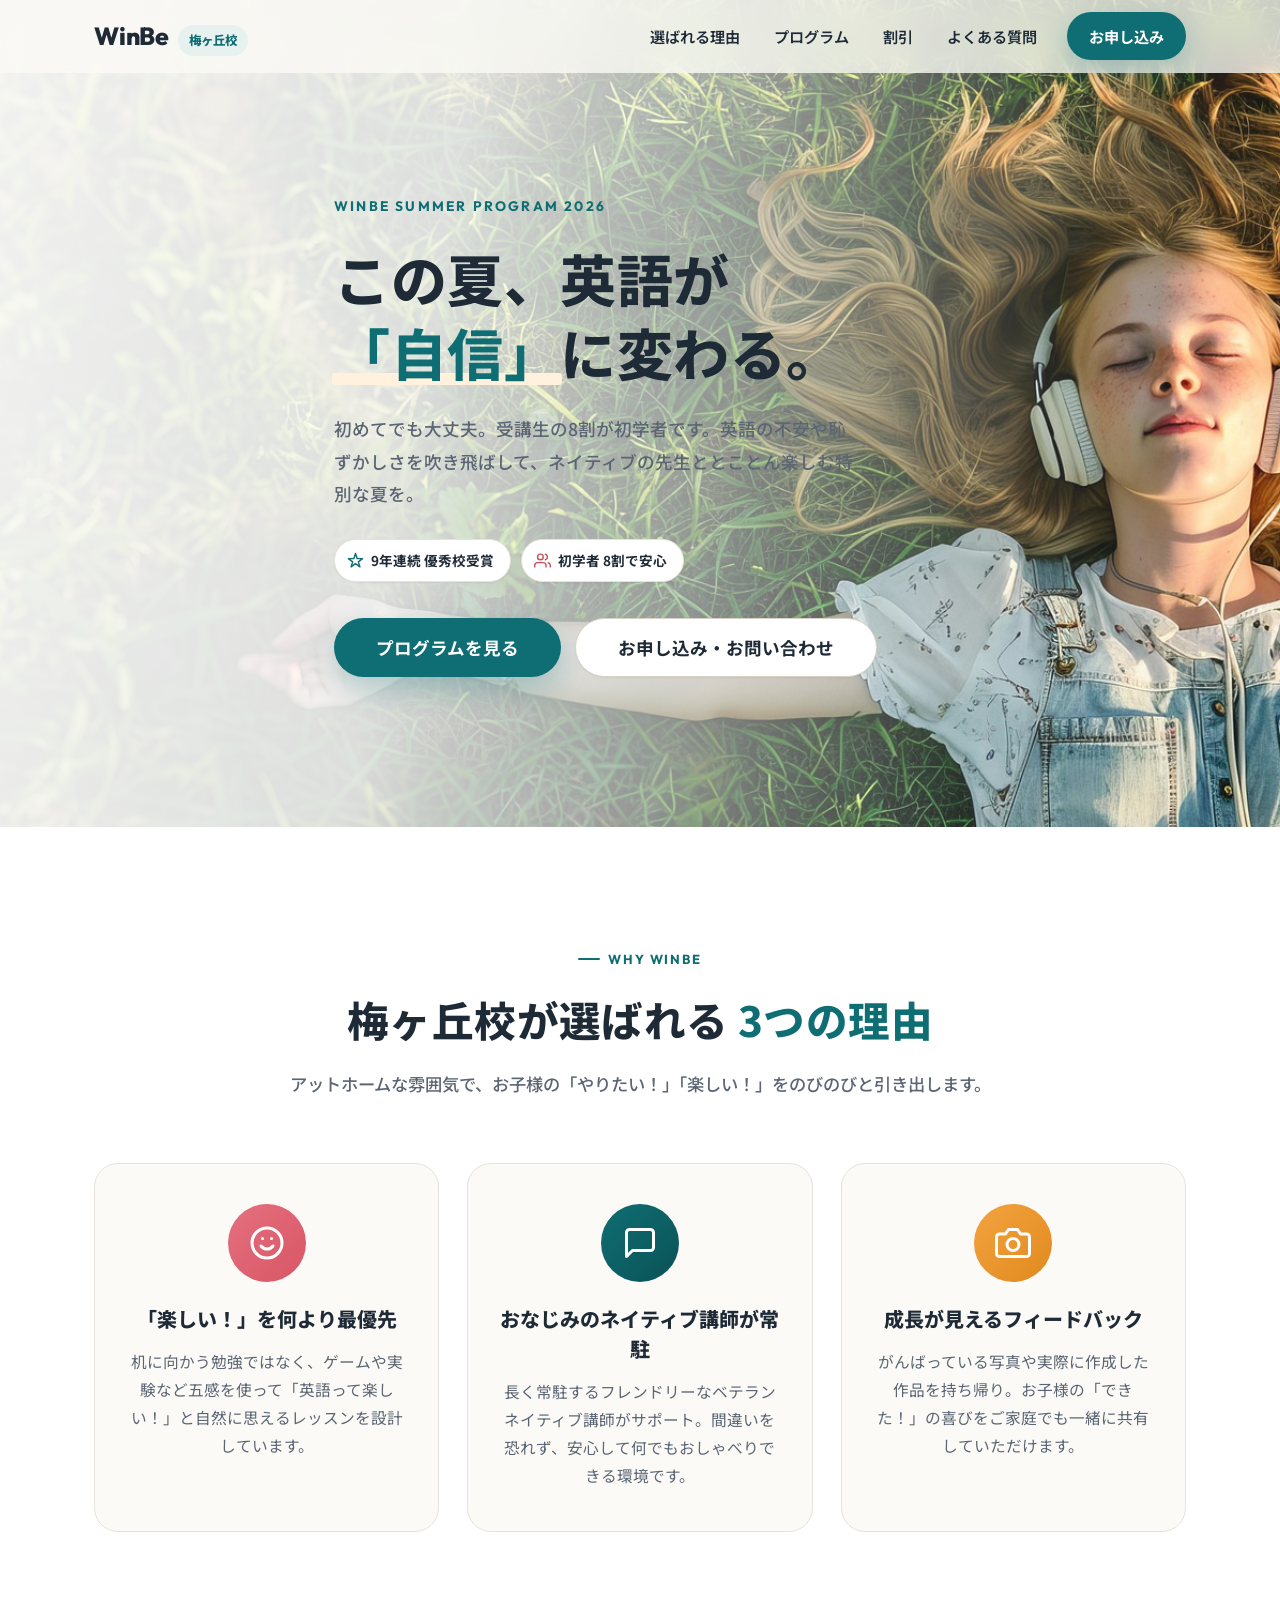
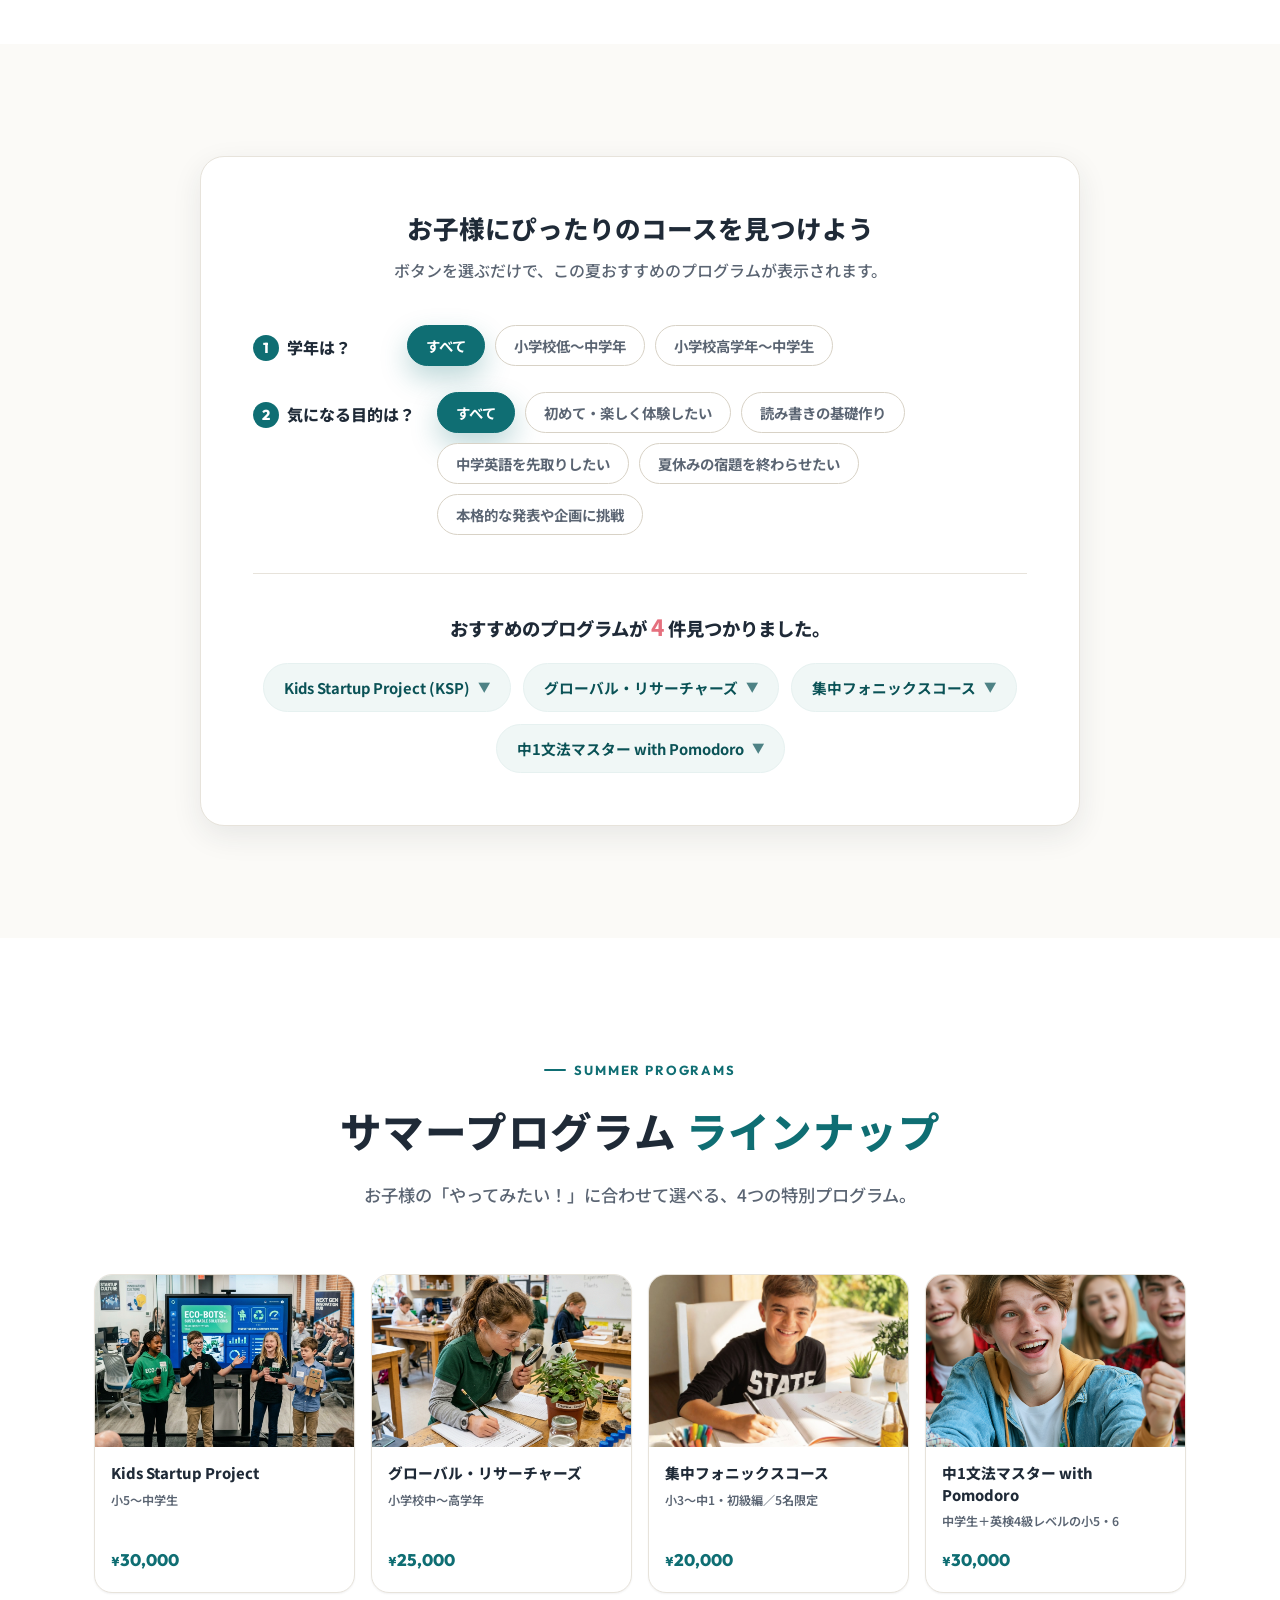
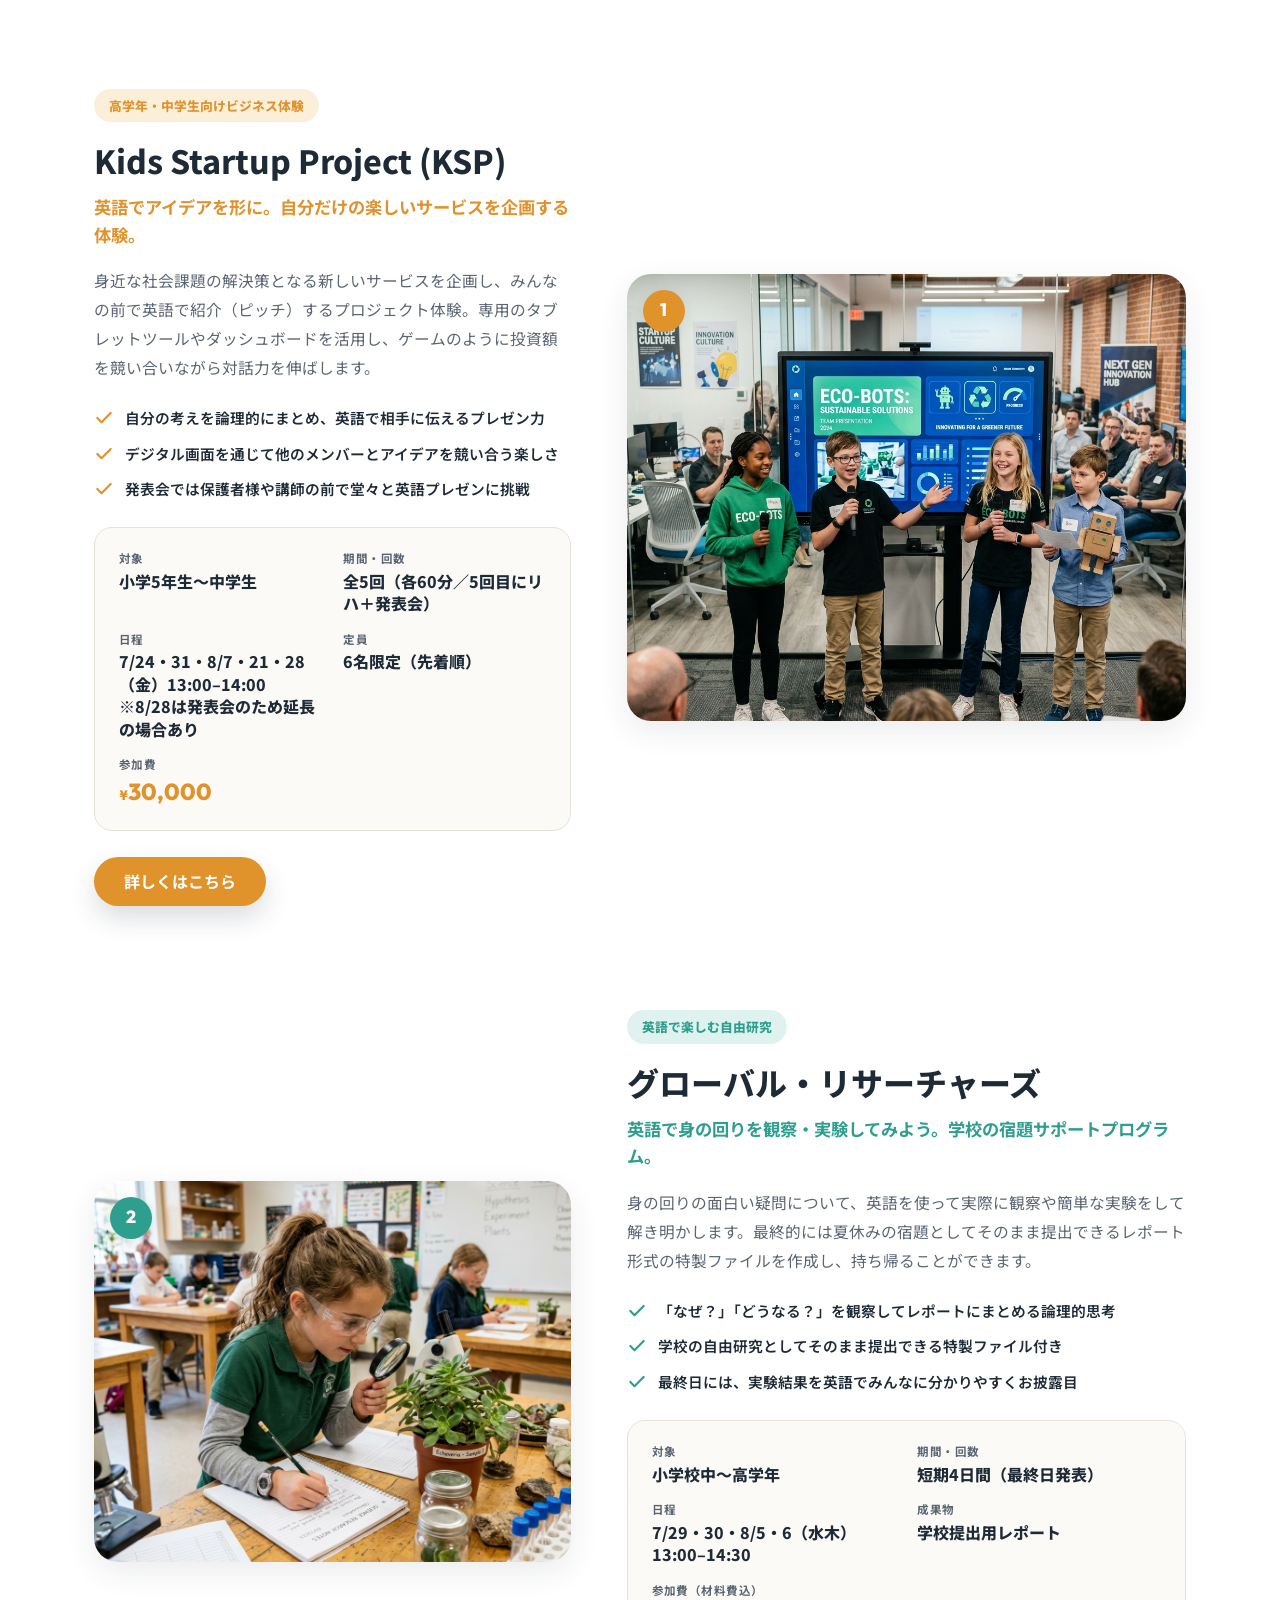
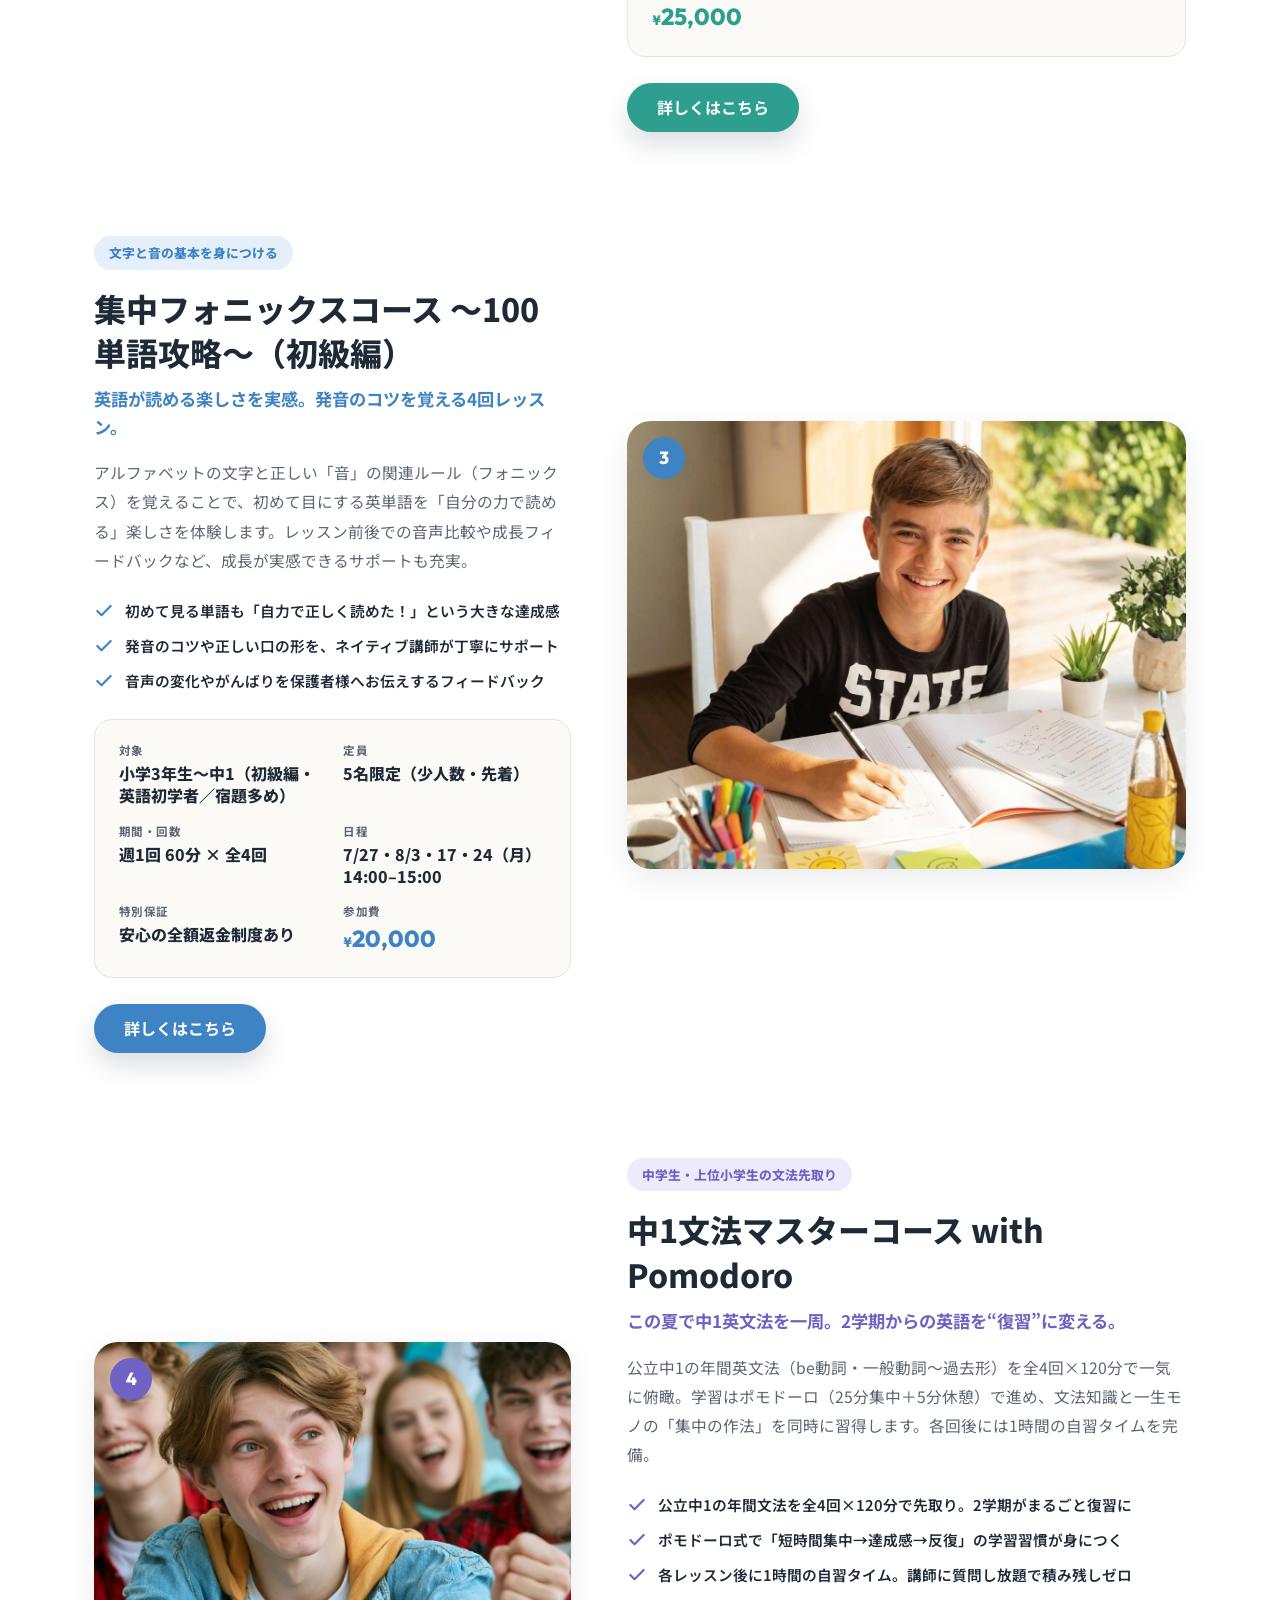
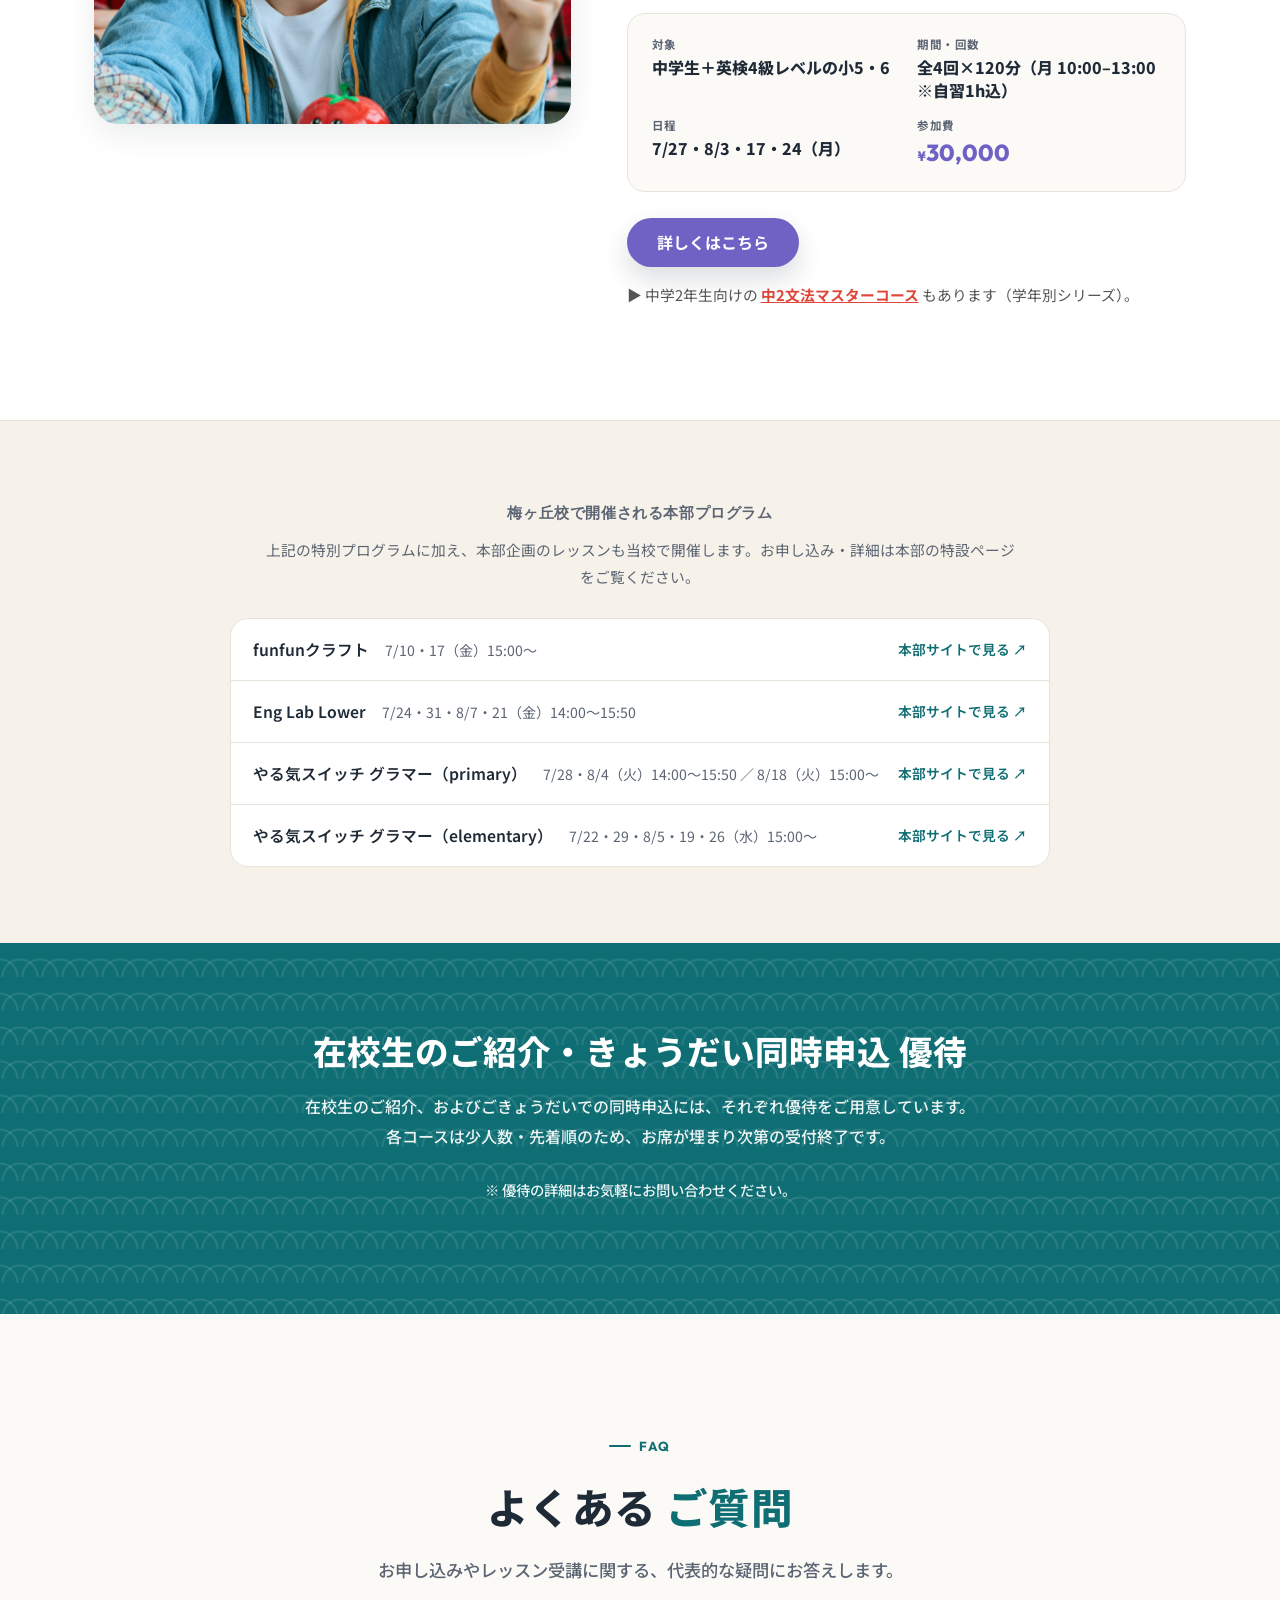
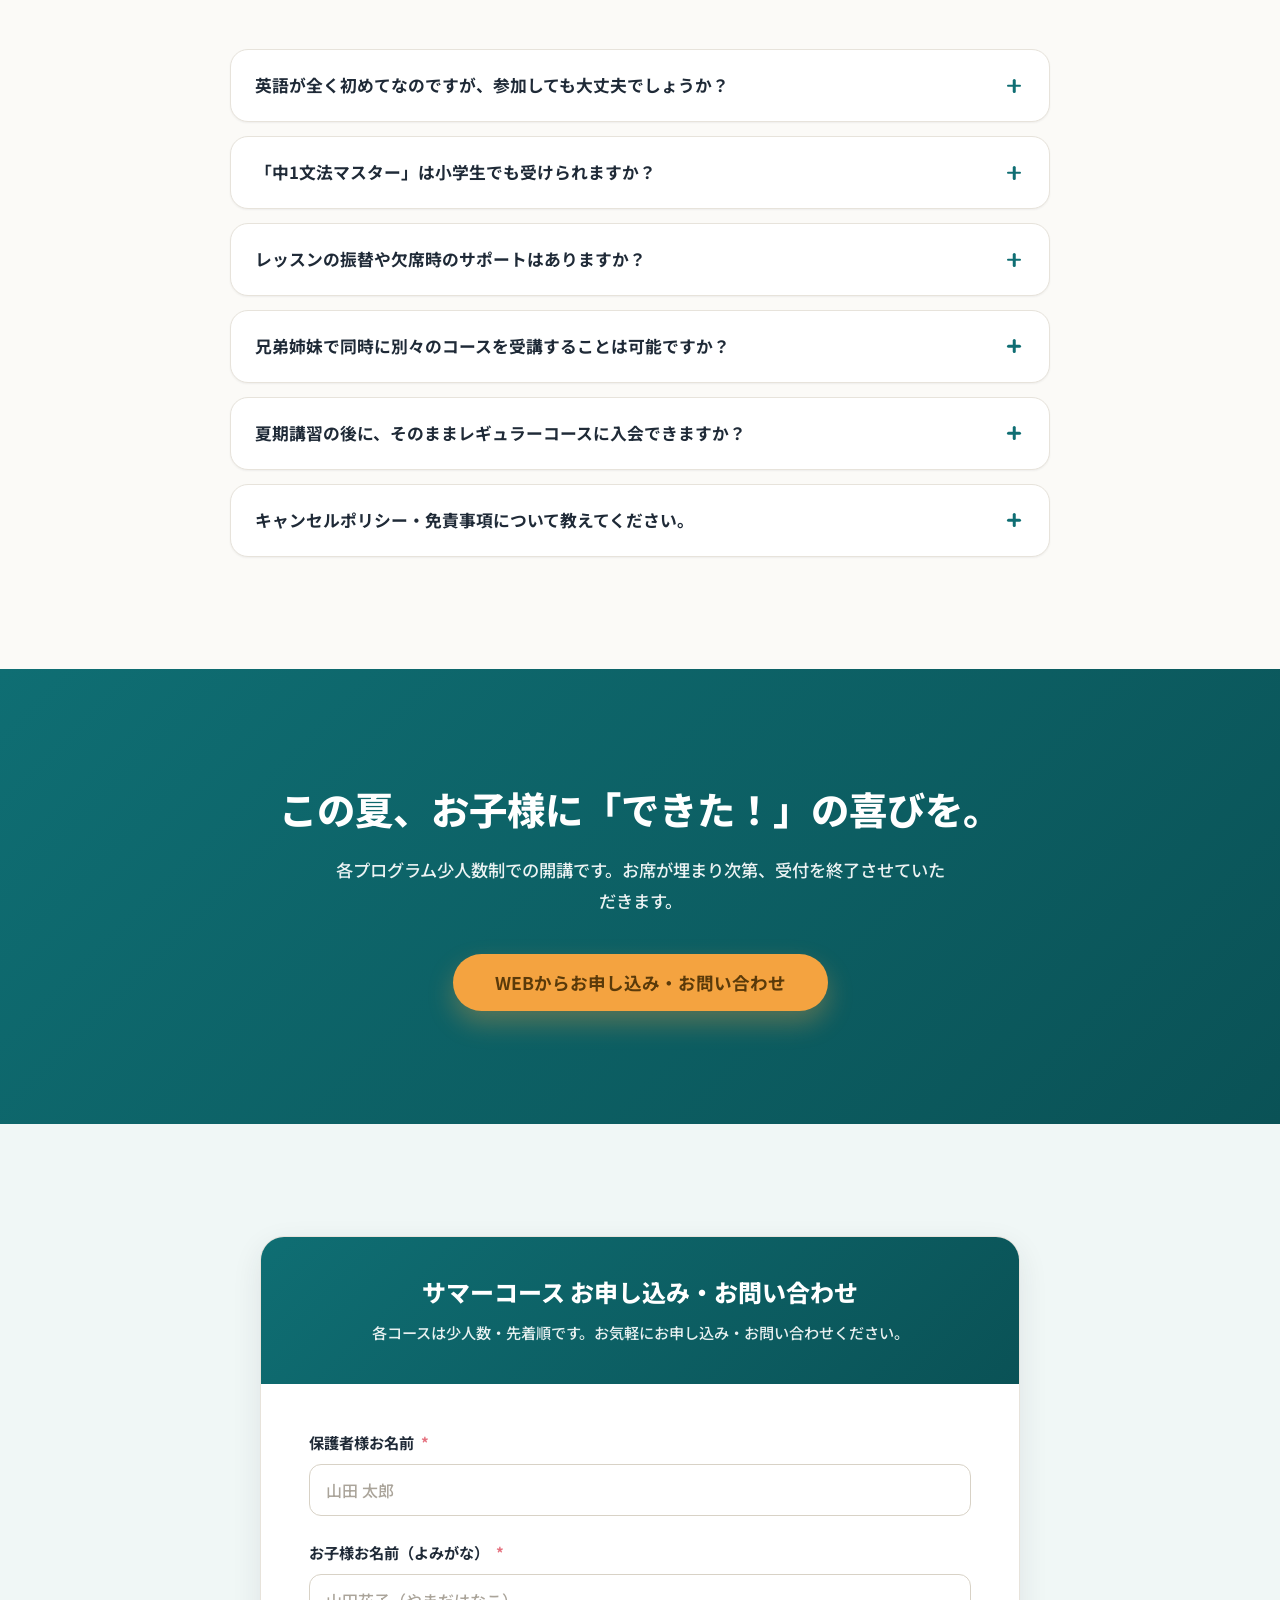
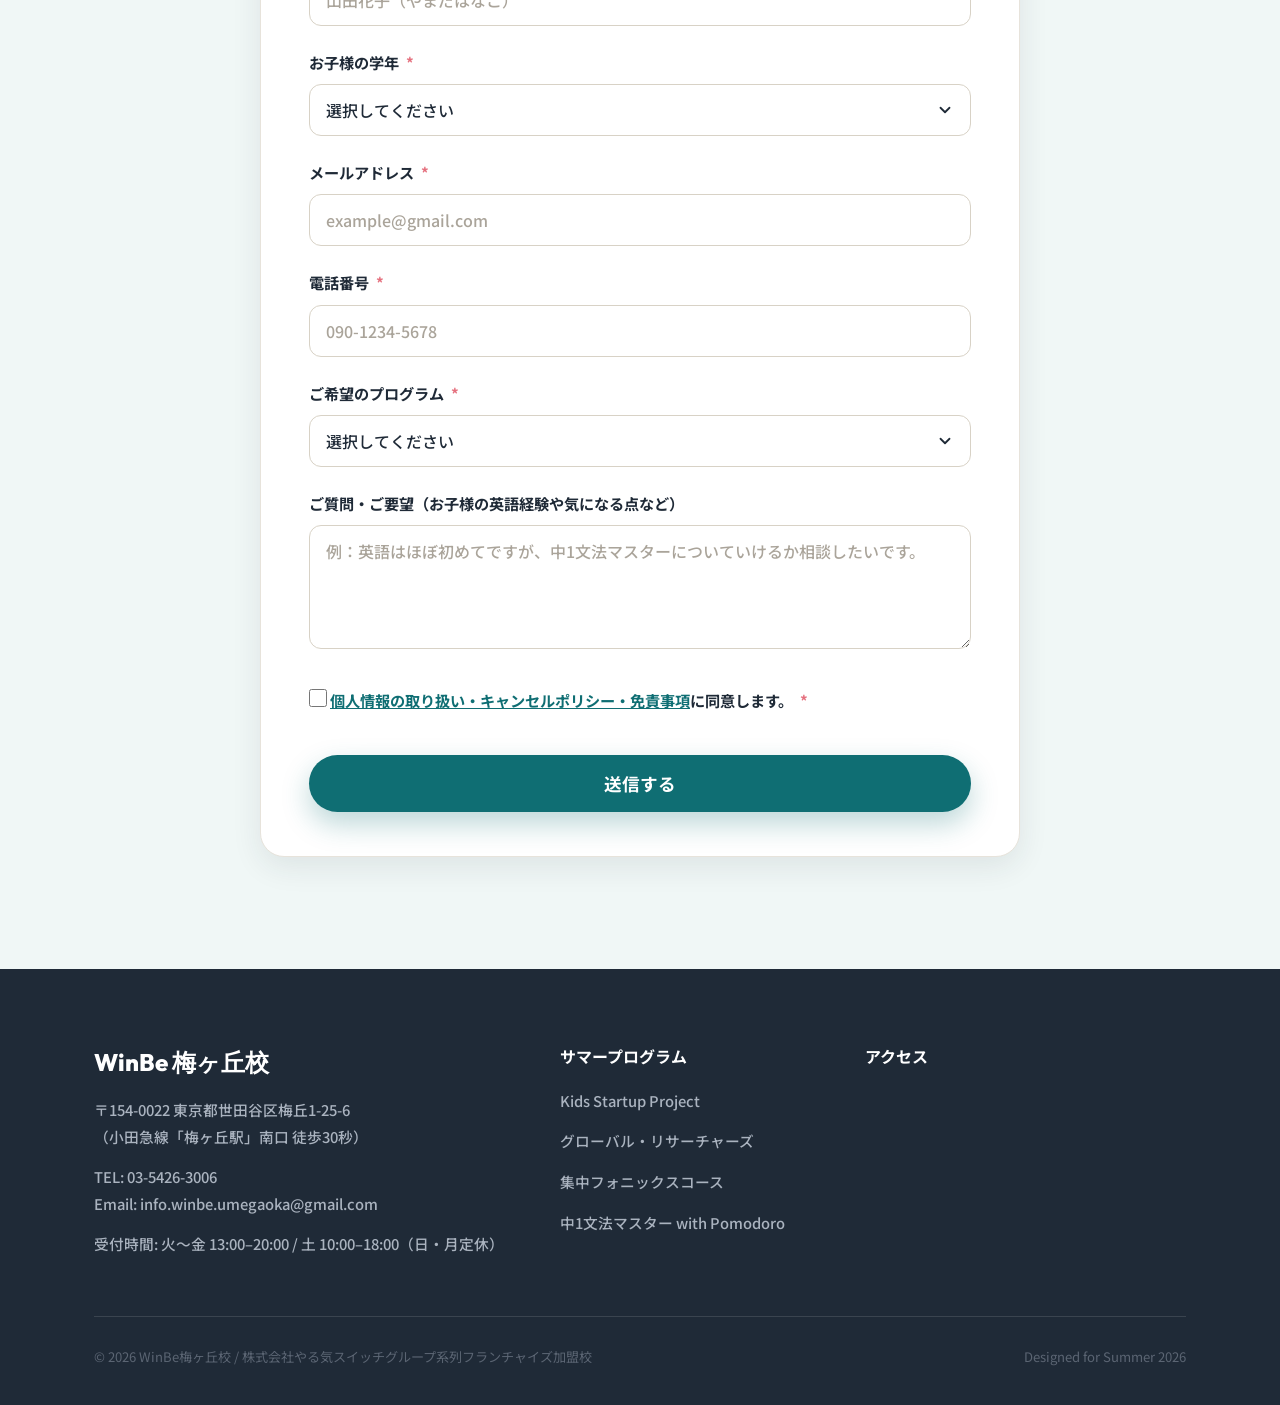
<file: index.html>
<!DOCTYPE html><html lang="ja"><head><meta charset="UTF-8">
<meta http-equiv="refresh" content="0; url=/2026-summer-courses/">
<link rel="canonical" href="/2026-summer-courses/"><title>WinBe Umegaoka 2026 Summer</title></head>
<body><script>location.replace("/2026-summer-courses/");</script>
<p><a href="/2026-summer-courses/">Go to summer course guide</a></p></body></html>
</file>
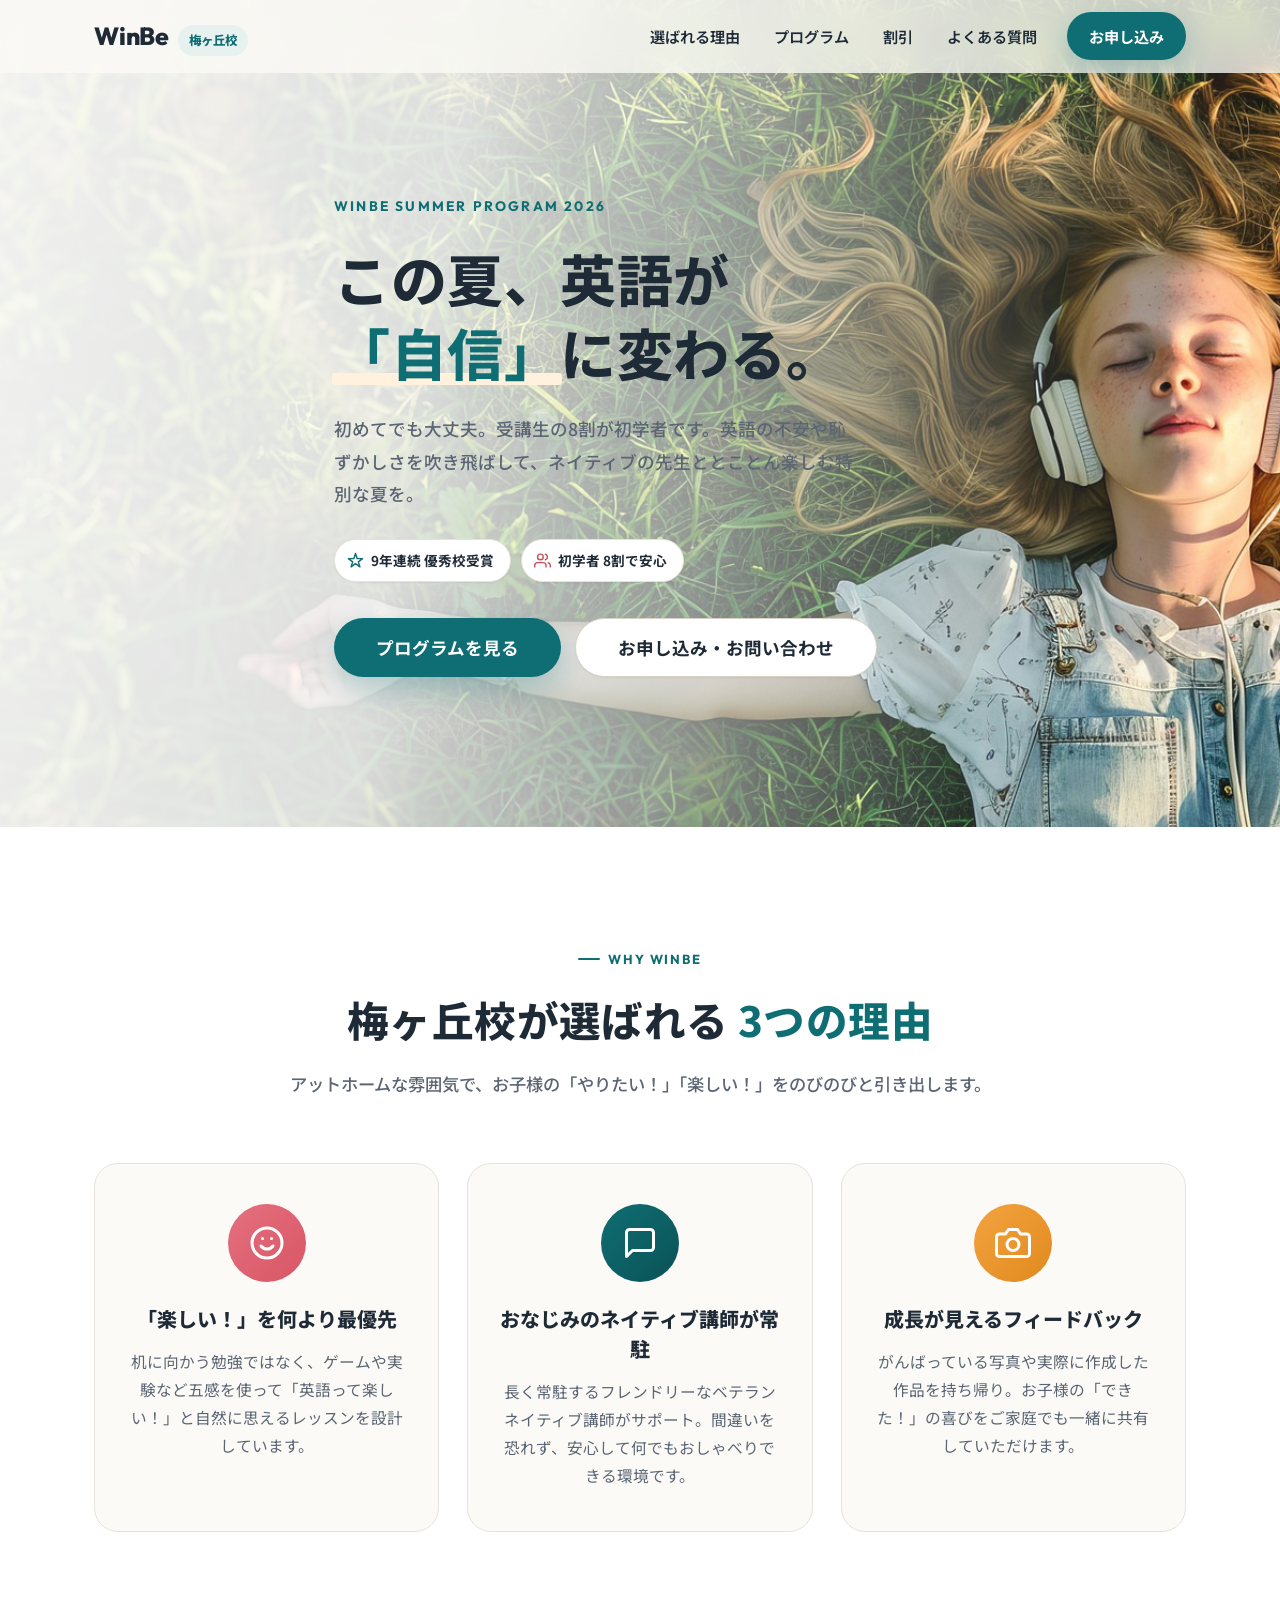
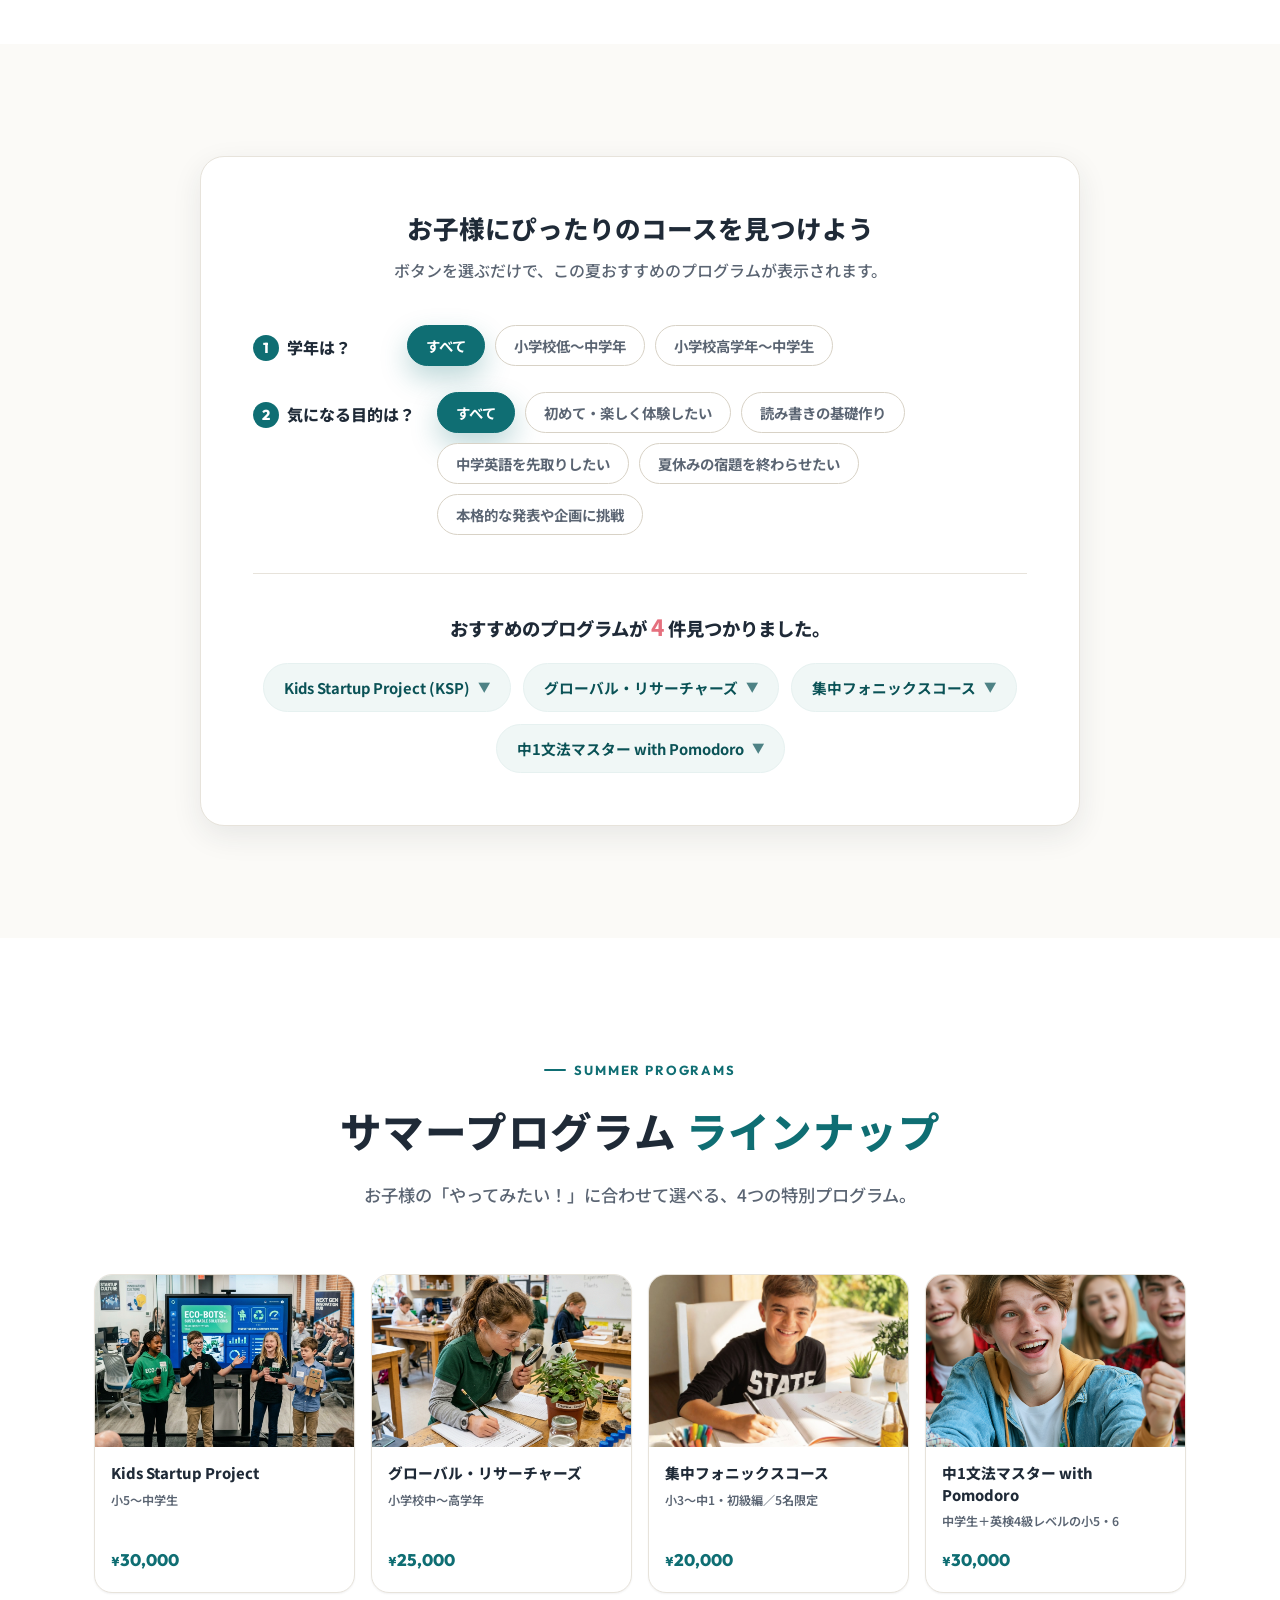
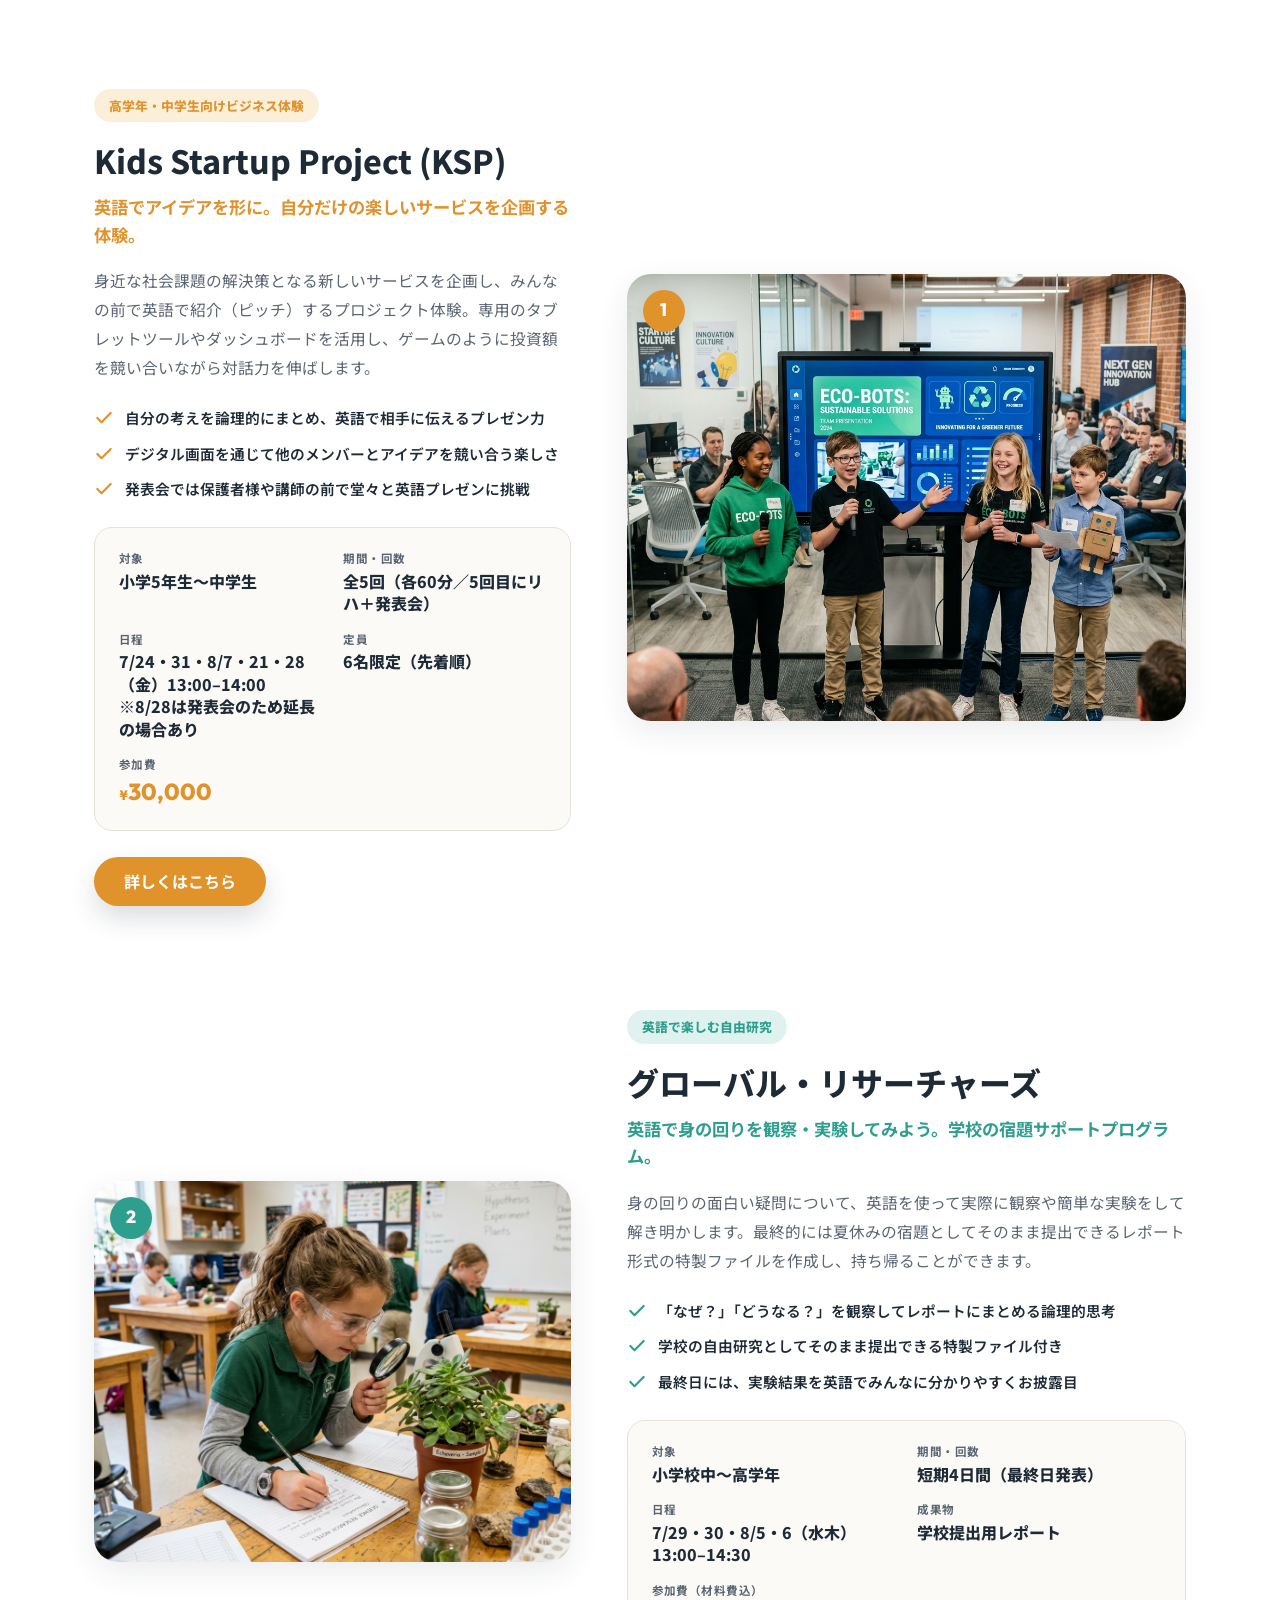
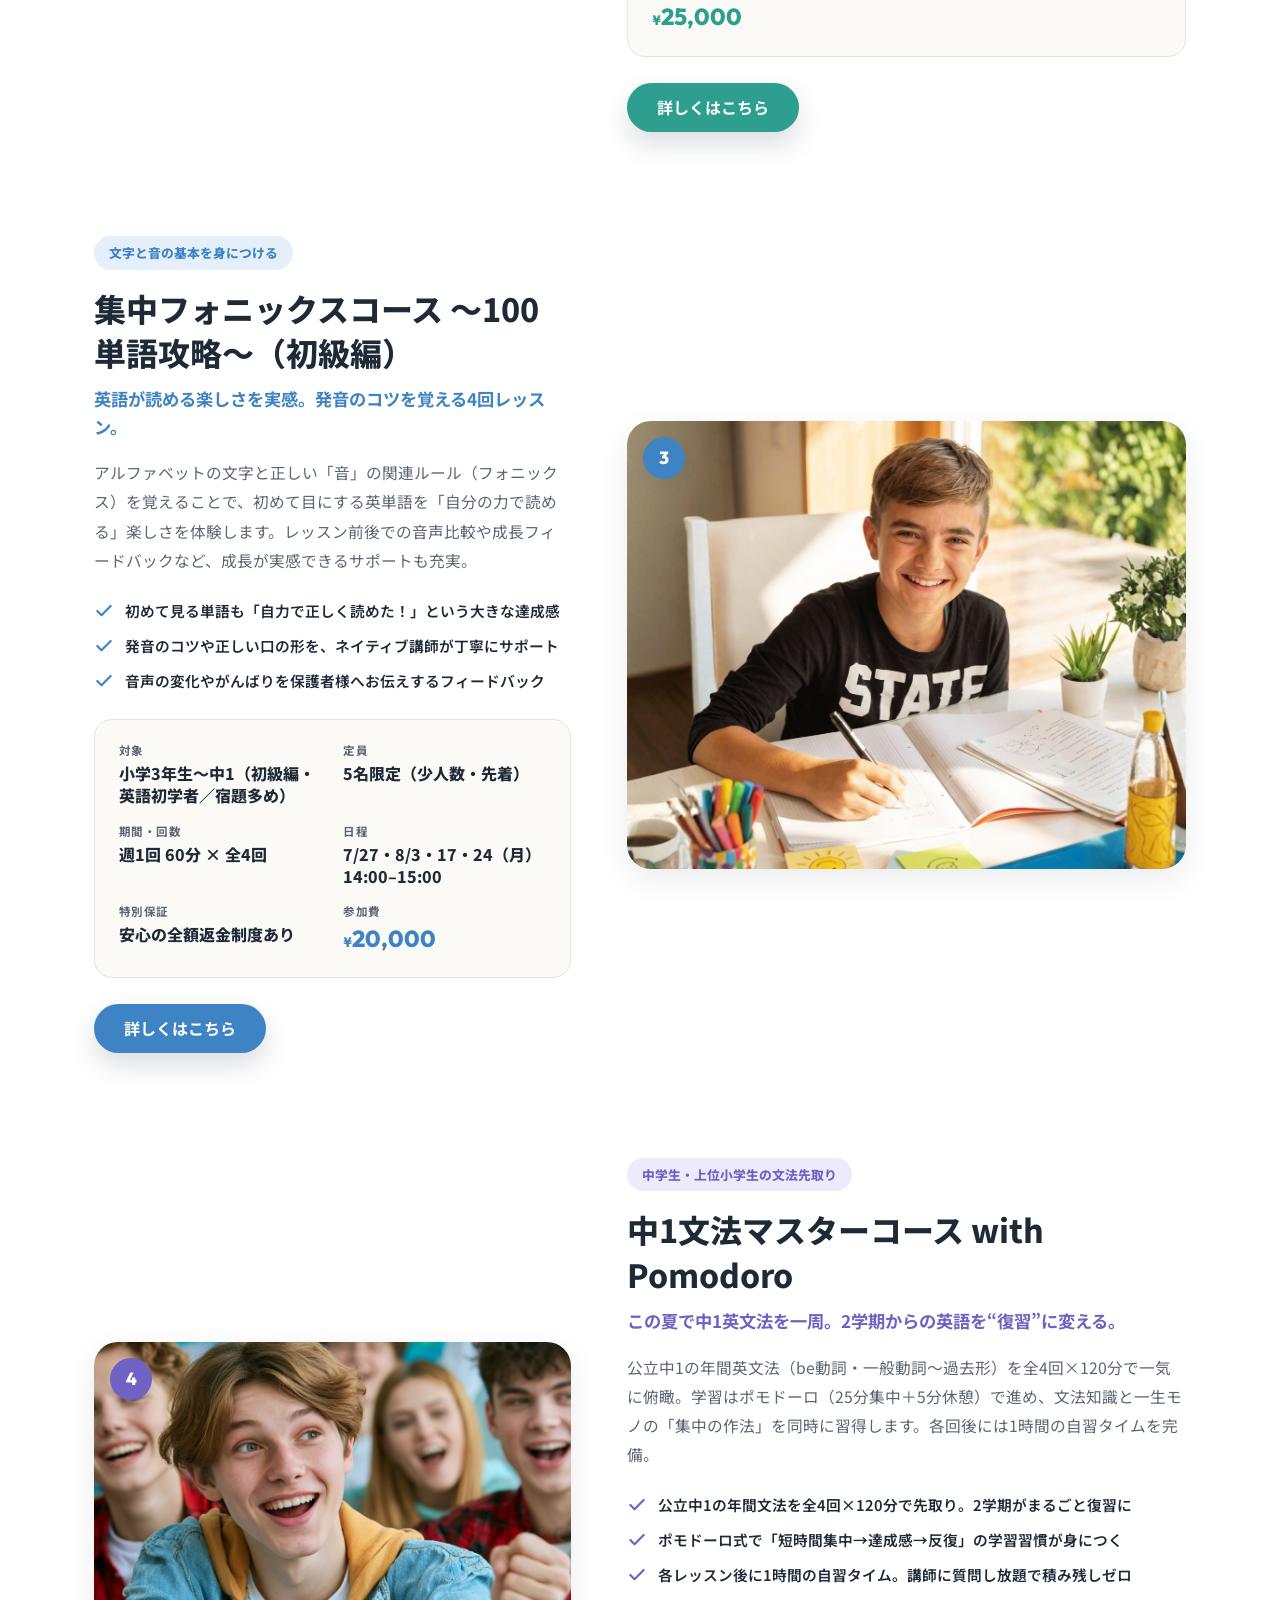
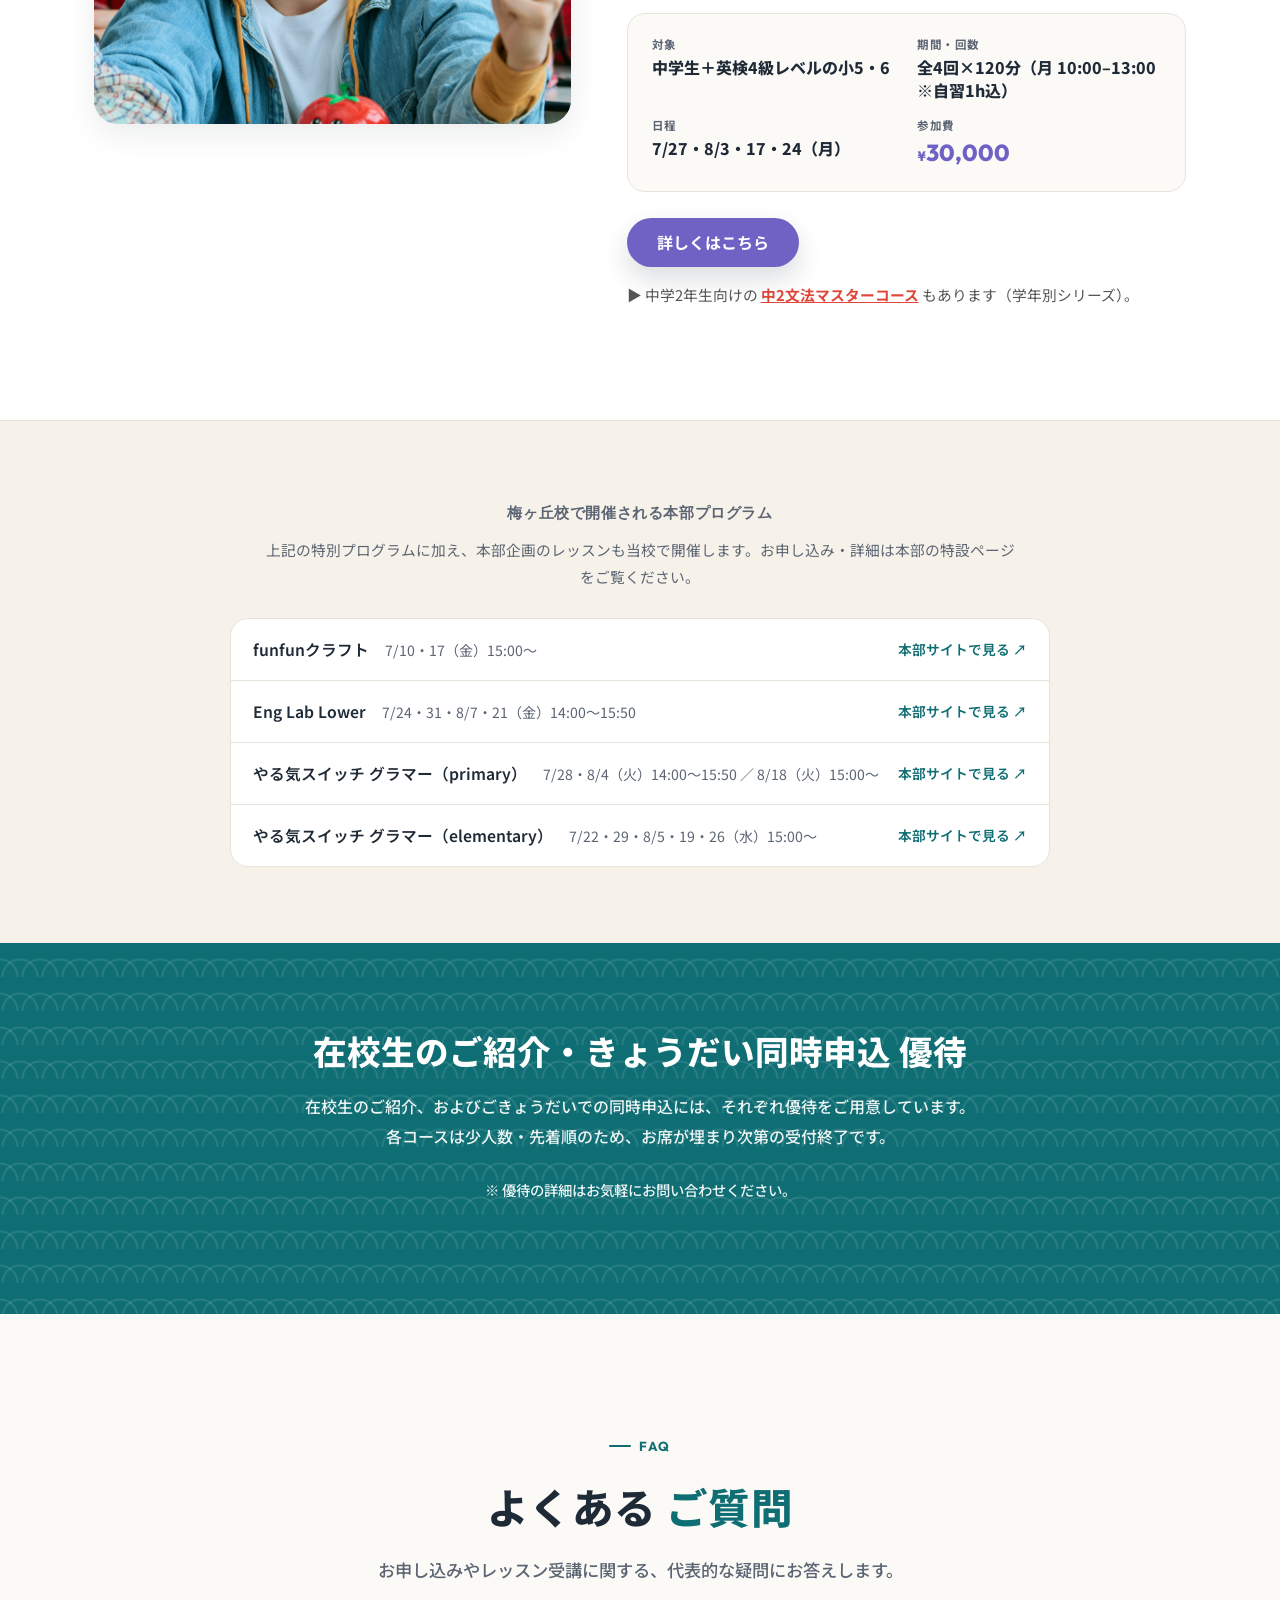
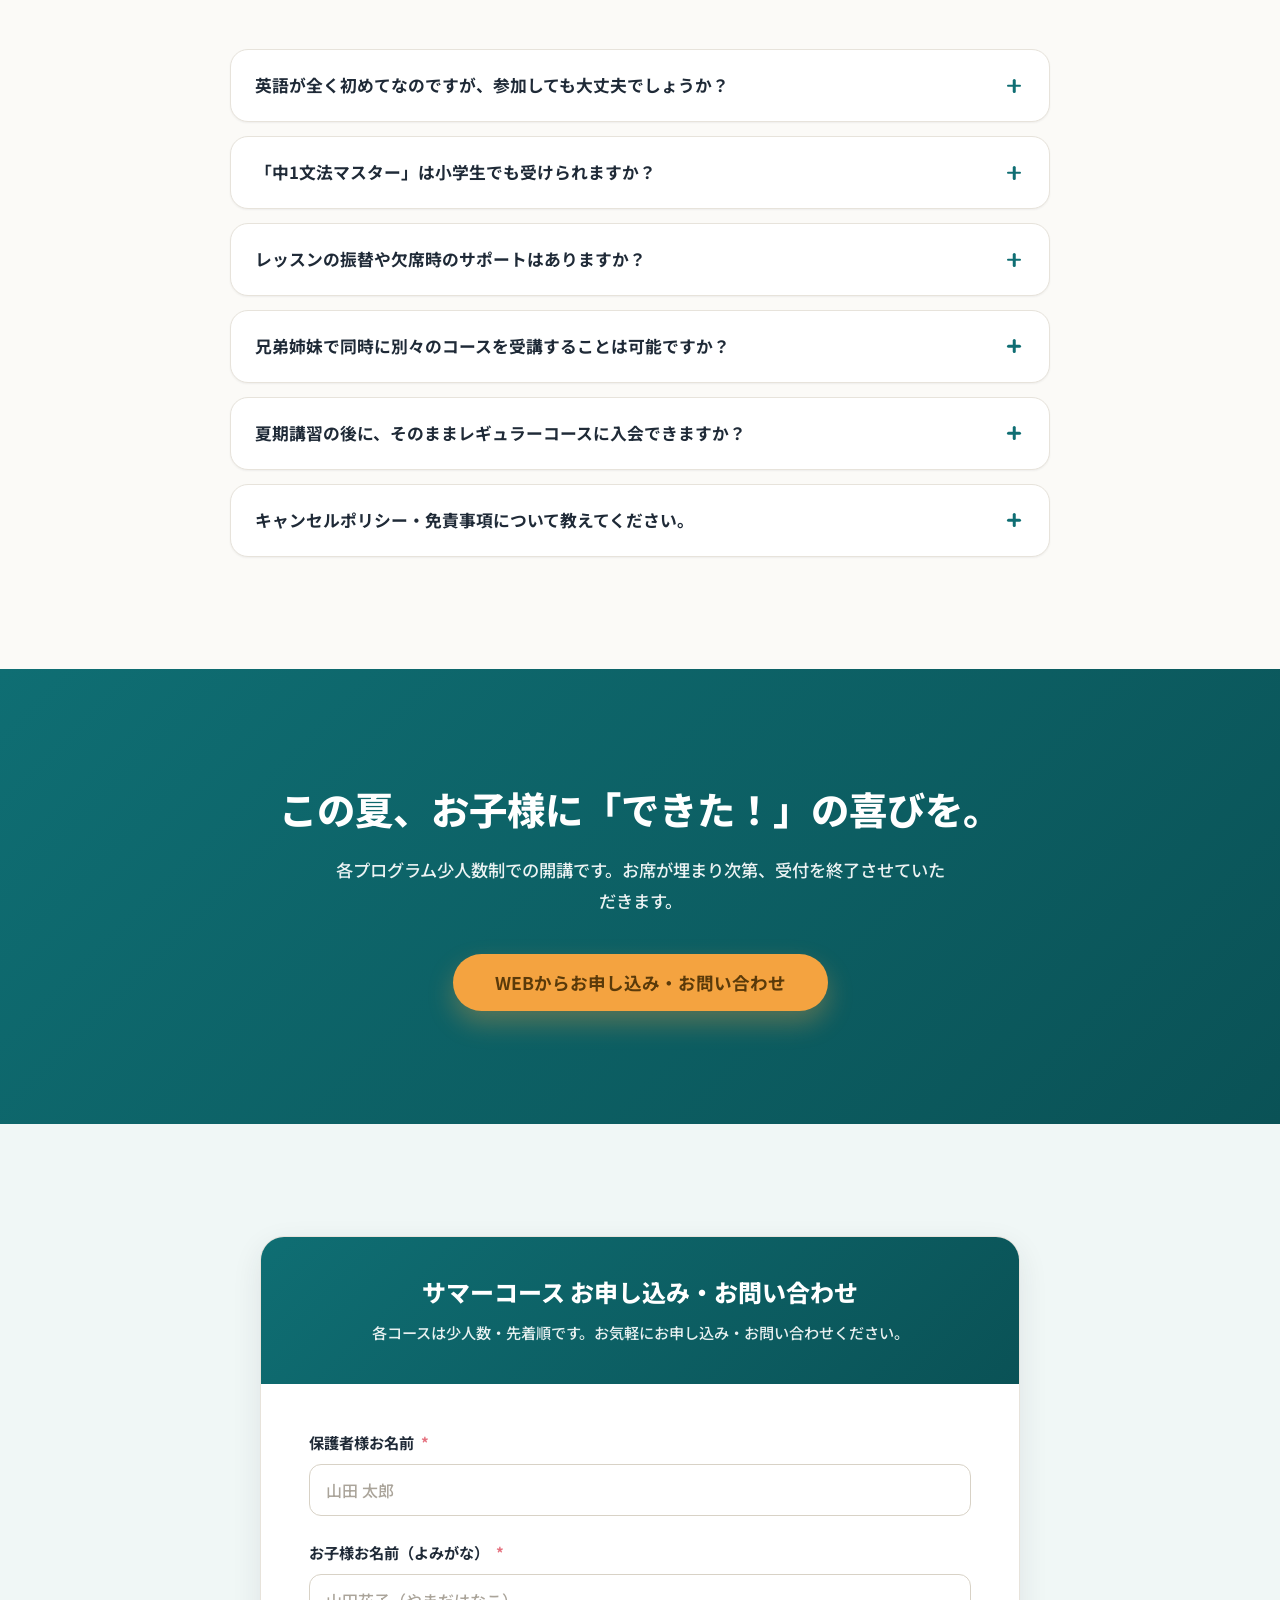
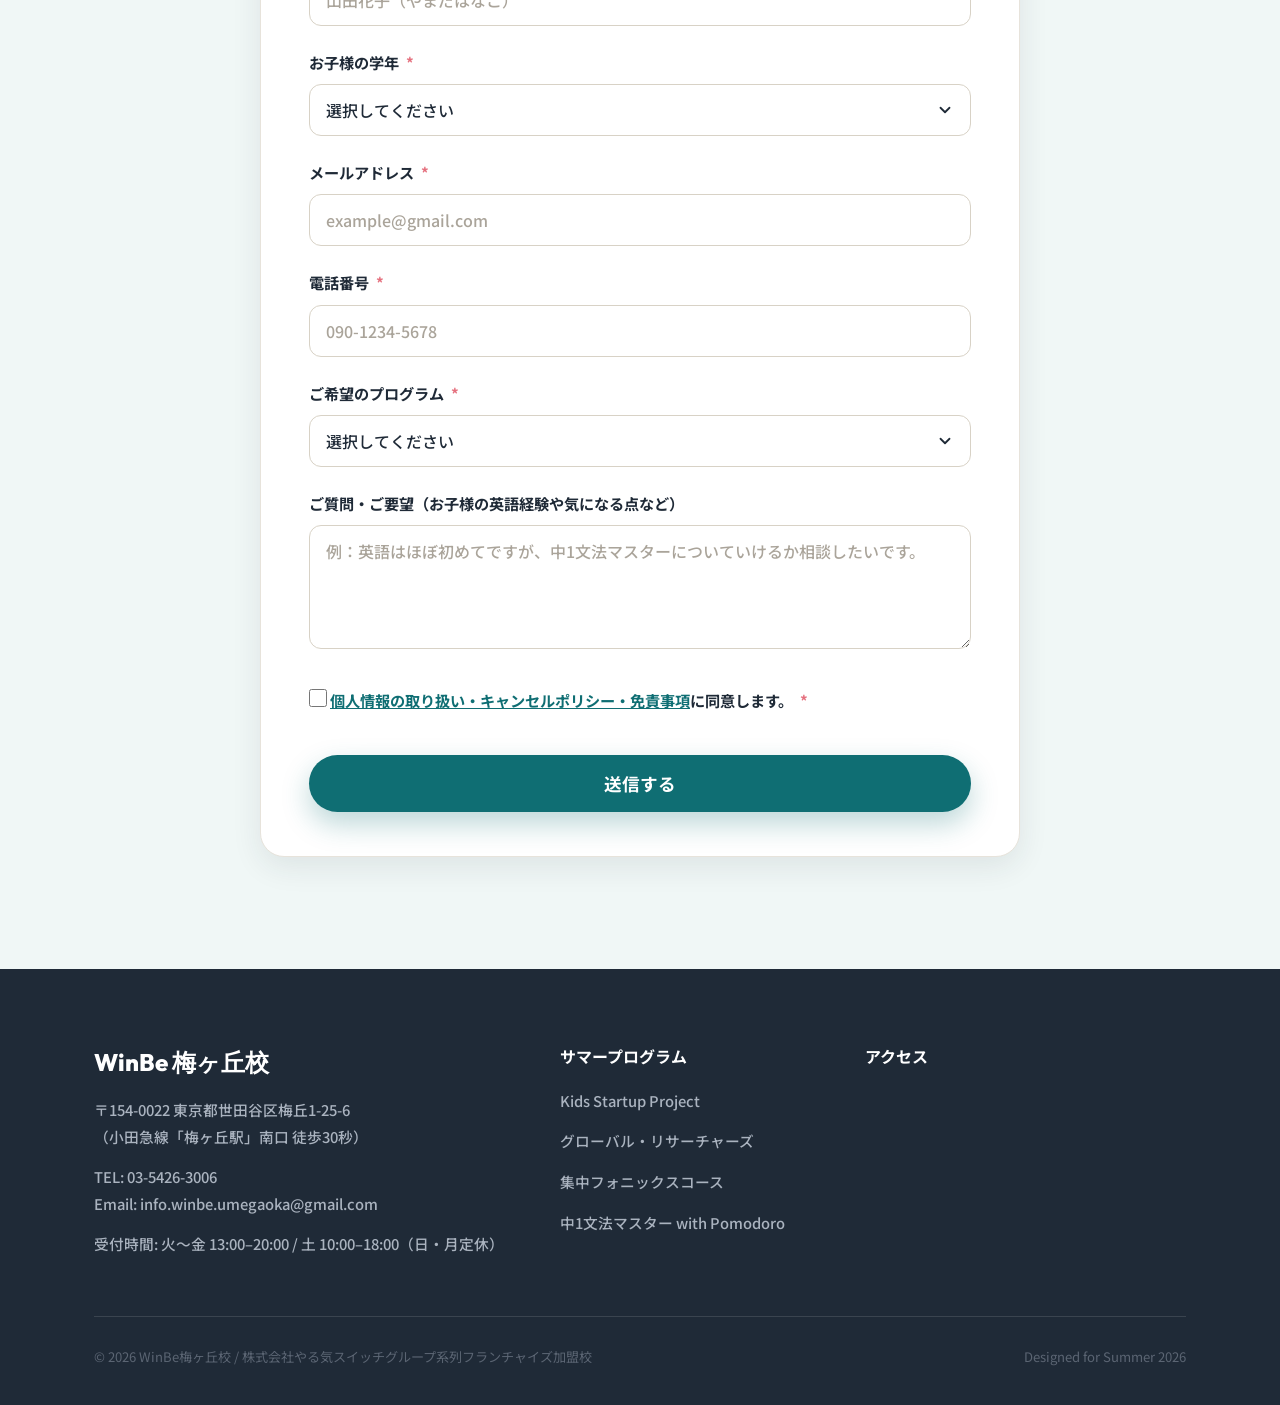
<file: 2026-summer-courses/index.html>
<!DOCTYPE html>
<html lang="ja">
<head>
    <meta charset="UTF-8">
    <meta name="viewport" content="width=device-width, initial-scale=1.0">
    <title>2026サマー特別レッスン | WinBe梅ヶ丘校</title>
    <meta name="description" content="英語の不安や恥ずかしさを吹き飛ばし、とことん英語を楽しむWinBe梅ヶ丘校の夏期サマー特別レッスン。KSPビジネス体験、自由研究、集中フォニックス、中1文法マスター with Pomodoroを開講。">
    <!-- 司令塔は問い合わせ者への送付・案内ハブ（半公開）のため、検索インデックスはオフ。公開方針が変わったら下行を外す。 -->
    <meta name="robots" content="noindex, follow">
    <!-- OGP（LINE/SNS共有用）。公開ドメイン確定後、og:url と og:image は絶対URLに差し替え。 -->
    <meta property="og:type" content="website">
    <meta property="og:title" content="2026サマー特別レッスン | WinBe梅ヶ丘校">
    <meta property="og:description" content="受講生の8割が初学者。英語の不安や恥ずかしさを吹き飛ばして、ネイティブの先生ととことん楽しむ特別な夏を。4つの特別プログラムを開講。">
    <meta property="og:image" content="images/hero-bg.jpg">
    <meta property="og:site_name" content="WinBe梅ヶ丘校">
    <meta name="twitter:card" content="summary_large_image">
    <link rel="icon" href="favicon.svg" type="image/svg+xml">
    <!-- ヒーロー背景はLCP要素。先読みで初回表示を高速化。 -->
    <link rel="preload" as="image" href="images/hero-bg.jpg">
    <link rel="preconnect" href="https://fonts.googleapis.com">
    <link rel="preconnect" href="https://fonts.gstatic.com" crossorigin>
    <link href="https://fonts.googleapis.com/css2?family=Outfit:wght@400;500;600;700;800&family=Noto+Sans+JP:wght@400;500;700;800&family=M+PLUS+Rounded+1c:wght@700;800&display=swap" rel="stylesheet">
    <link rel="stylesheet" href="style.css">
</head>
<body>

    <!-- ===================== Header ===================== -->
    <header class="site-header" id="site-header">
        <div class="container header-inner">
            <a href="#home" class="brand-logo">
                <span class="mark-en">WinBe</span>
                <span class="mark-jp">梅ヶ丘校</span>
            </a>
            <nav class="nav-desktop">
                <a href="#about">選ばれる理由</a>
                <a href="#courses">プログラム</a>
                <a href="#campaign">割引</a>
                <a href="#faq">よくある質問</a>
                <a href="#apply" class="nav-cta">お申し込み</a>
            </nav>
            <button class="nav-toggle" id="nav-toggle" aria-label="メニューを開く" aria-expanded="false">
                <span></span><span></span><span></span>
            </button>
        </div>
    </header>

    <!-- Mobile drawer -->
    <nav class="nav-mobile" id="nav-mobile">
        <a href="#about">選ばれる理由</a>
        <a href="#courses">プログラム</a>
        <a href="#campaign">割引キャンペーン</a>
        <a href="#faq">よくある質問</a>
        <a href="#apply" class="nav-cta">お申し込み・お問い合わせ</a>
    </nav>

    <main id="home">

        <!-- ===================== Hero ===================== -->
        <section class="hero">
            <!-- ヒーロー背景ビデオ。poster は読込中／自動再生不可時のフォールバック（=従来の写真）。 -->
            <video class="hero-bg-test" autoplay muted loop playsinline preload="auto" poster="images/hero-bg.jpg">
                <!-- media条件でスマホ(≤600px)は動画を読み込まない＝CSS側で写真背景に切替 -->
                <source src="images/hero-bg.mp4" type="video/mp4" media="(min-width: 601px)">
            </video>
            <div class="container hero-grid">
                <div class="hero-text">
                    <span class="hero-eyebrow">WinBe Summer Program 2026</span>
                    <!-- 旧・右カラムのフォト（hero-visual）は撤去。背景画像（images/hero-bg.jpg）を全幅・固定（パララックス）で表示し、文字が画像の上を滑る演出に変更。 -->
                    <h1 class="hero-title">この夏、英語が<br><span class="lg">「自信」</span>に変わる。</h1>
                    <p class="hero-desc">
                        初めてでも大丈夫。受講生の8割が初学者です。英語の不安や恥ずかしさを吹き飛ばして、ネイティブの先生ととことん楽しむ特別な夏を。
                    </p>
                    <div class="hero-badges">
                        <span class="hero-badge">
                            <svg viewBox="0 0 24 24" fill="none" stroke="currentColor" stroke-width="2" stroke-linecap="round" stroke-linejoin="round"><path d="M12 2l2.4 7.4H22l-6 4.5 2.3 7.1-6.3-4.6L5.7 21l2.3-7.1-6-4.5h7.6z"/></svg>
                            9年連続 優秀校受賞
                        </span>
                        <span class="hero-badge coral">
                            <svg viewBox="0 0 24 24" fill="none" stroke="currentColor" stroke-width="2" stroke-linecap="round" stroke-linejoin="round"><path d="M17 21v-2a4 4 0 0 0-4-4H5a4 4 0 0 0-4 4v2"/><circle cx="9" cy="7" r="4"/><path d="M23 21v-2a4 4 0 0 0-3-3.87"/><path d="M16 3.13a4 4 0 0 1 0 7.75"/></svg>
                            初学者 8割で安心
                        </span>
                    </div>
                    <div class="hero-cta">
                        <a href="#courses" class="btn btn-primary btn-lg">プログラムを見る</a>
                        <a href="#apply" class="btn btn-ghost btn-lg">お申し込み・お問い合わせ</a>
                    </div>
                </div>
            </div>
        </section>

        <!-- ===================== Why chosen ===================== -->
        <section id="about" class="philosophy">
            <div class="container">
                <div class="section-header">
                    <span class="eyebrow">Why WinBe</span>
                    <h2>梅ヶ丘校が選ばれる <span class="mark-brand">3つの理由</span></h2>
                    <p>アットホームな雰囲気で、お子様の「やりたい！」「楽しい！」をのびのびと引き出します。</p>
                </div>
                <div class="philosophy-grid">
                    <div class="phi-card reveal">
                        <span class="phi-icon">
                            <svg viewBox="0 0 24 24" fill="none" stroke="currentColor" stroke-width="2" stroke-linecap="round" stroke-linejoin="round"><circle cx="12" cy="12" r="10"/><path d="M8 14s1.5 2 4 2 4-2 4-2"/><line x1="9" y1="9" x2="9.01" y2="9"/><line x1="15" y1="9" x2="15.01" y2="9"/></svg>
                        </span>
                        <h3>「楽しい！」を何より最優先</h3>
                        <p>机に向かう勉強ではなく、ゲームや実験など五感を使って「英語って楽しい！」と自然に思えるレッスンを設計しています。</p>
                    </div>
                    <div class="phi-card reveal">
                        <span class="phi-icon">
                            <svg viewBox="0 0 24 24" fill="none" stroke="currentColor" stroke-width="2" stroke-linecap="round" stroke-linejoin="round"><path d="M21 15a2 2 0 0 1-2 2H7l-4 4V5a2 2 0 0 1 2-2h14a2 2 0 0 1 2 2z"/></svg>
                        </span>
                        <h3>おなじみのネイティブ講師が常駐</h3>
                        <p>長く常駐するフレンドリーなベテランネイティブ講師がサポート。間違いを恐れず、安心して何でもおしゃべりできる環境です。</p>
                    </div>
                    <div class="phi-card reveal">
                        <span class="phi-icon">
                            <svg viewBox="0 0 24 24" fill="none" stroke="currentColor" stroke-width="2" stroke-linecap="round" stroke-linejoin="round"><path d="M23 19a2 2 0 0 1-2 2H3a2 2 0 0 1-2-2V8a2 2 0 0 1 2-2h4l2-3h6l2 3h4a2 2 0 0 1 2 2z"/><circle cx="12" cy="13" r="4"/></svg>
                        </span>
                        <h3>成長が見えるフィードバック</h3>
                        <p>がんばっている写真や実際に作成した作品を持ち帰り。お子様の「できた！」の喜びをご家庭でも一緒に共有していただけます。</p>
                    </div>
                </div>
            </div>
        </section>

        <!-- ===================== Course Finder ===================== -->
        <section class="finder">
            <div class="container">
                <div class="finder-box">
                    <div class="finder-head">
                        <h3>お子様にぴったりのコースを見つけよう</h3>
                        <p>ボタンを選ぶだけで、この夏おすすめのプログラムが表示されます。</p>
                    </div>
                    <div class="finder-steps">
                        <div class="finder-row">
                            <span class="finder-label"><span class="num">1</span>学年は？</span>
                            <div class="finder-options" id="grade-options">
                                <button class="finder-btn active" data-grade="all">すべて</button>
                                <button class="finder-btn" data-grade="elem-low">小学校低〜中学年</button>
                                <button class="finder-btn" data-grade="elem-high">小学校高学年〜中学生</button>
                            </div>
                        </div>
                        <div class="finder-row">
                            <span class="finder-label"><span class="num">2</span>気になる目的は？</span>
                            <div class="finder-options" id="purpose-options">
                                <button class="finder-btn active" data-purpose="all">すべて</button>
                                <button class="finder-btn" data-purpose="fun">初めて・楽しく体験したい</button>
                                <button class="finder-btn" data-purpose="base">読み書きの基礎作り</button>
                                <button class="finder-btn" data-purpose="prep">中学英語を先取りしたい</button>
                                <button class="finder-btn" data-purpose="homework">夏休みの宿題を終わらせたい</button>
                                <button class="finder-btn" data-purpose="project">本格的な発表や企画に挑戦</button>
                            </div>
                        </div>
                    </div>
                    <div class="finder-result">
                        <h4 id="result-text">気になる条件を選んでみてください。</h4>
                        <div class="result-cards" id="result-buttons"></div>
                    </div>
                </div>
            </div>
        </section>

        <!-- ===================== Courses ===================== -->
        <section id="courses" class="courses">
            <div class="container">
                <div class="section-header">
                    <span class="eyebrow">Summer Programs</span>
                    <h2>サマープログラム <span class="mark-brand">ラインナップ</span></h2>
                    <p>お子様の「やってみたい！」に合わせて選べる、4つの特別プログラム。</p>
                </div>

                <!-- Quick overview -->
                <div class="course-nav">
                    <a href="#course-ksp" class="ov-card">
                        <div class="ov-img"><img src="images/ksp.png" alt="Kids Startup Project"></div>
                        <div class="ov-body">
                            <span class="ov-name">Kids Startup Project</span>
                            <span class="ov-meta">小5〜中学生</span>
                            <span class="ov-price"><span class="yen">¥</span>30,000</span>
                        </div>
                    </a>
                    <a href="#course-research" class="ov-card">
                        <div class="ov-img"><img src="images/research.png" alt="グローバル・リサーチャーズ"></div>
                        <div class="ov-body">
                            <span class="ov-name">グローバル・リサーチャーズ</span>
                            <span class="ov-meta">小学校中〜高学年</span>
                            <span class="ov-price"><span class="yen">¥</span>25,000</span>
                        </div>
                    </a>
                    <a href="#course-phonics" class="ov-card">
                        <div class="ov-img"><img src="images/phonics.jpg" alt="集中フォニックスコース"></div>
                        <div class="ov-body">
                            <span class="ov-name">集中フォニックスコース</span>
                            <span class="ov-meta">小3〜中1・初級編／5名限定</span>
                            <span class="ov-price"><span class="yen">¥</span>20,000</span>
                        </div>
                    </a>
                    <a href="#course-grammar" class="ov-card">
                        <div class="ov-img">
                            <img src="images/grammar.png" alt="中1文法マスター with Pomodoro">
                        </div>
                        <div class="ov-body">
                            <span class="ov-name">中1文法マスター with Pomodoro</span>
                            <span class="ov-meta">中学生＋英検4級レベルの小5・6</span>
                            <span class="ov-price"><span class="yen">¥</span>30,000</span>
                        </div>
                    </a>
                </div>

                <!-- 1. KSP -->
                <article class="course-item ksp reverse reveal" id="course-ksp">
                    <div class="course-media">
                        <span class="course-no">1</span>
                        <img src="images/ksp.png" alt="Kids Startup Project">
                    </div>
                    <div class="course-body">
                        <span class="course-tag">高学年・中学生向けビジネス体験</span>
                        <h3 class="course-name">Kids Startup Project (KSP)</h3>
                        <p class="course-tagline">英語でアイデアを形に。自分だけの楽しいサービスを企画する体験。</p>
                        <p class="course-summary">身近な社会課題の解決策となる新しいサービスを企画し、みんなの前で英語で紹介（ピッチ）するプロジェクト体験。専用のタブレットツールやダッシュボードを活用し、ゲームのように投資額を競い合いながら対話力を伸ばします。</p>
                        <ul class="course-highlights">
                            <li><svg viewBox="0 0 24 24" fill="none" stroke="currentColor" stroke-width="2.6" stroke-linecap="round" stroke-linejoin="round"><polyline points="20 6 9 17 4 12"/></svg>自分の考えを論理的にまとめ、英語で相手に伝えるプレゼン力</li>
                            <li><svg viewBox="0 0 24 24" fill="none" stroke="currentColor" stroke-width="2.6" stroke-linecap="round" stroke-linejoin="round"><polyline points="20 6 9 17 4 12"/></svg>デジタル画面を通じて他のメンバーとアイデアを競い合う楽しさ</li>
                            <li><svg viewBox="0 0 24 24" fill="none" stroke="currentColor" stroke-width="2.6" stroke-linecap="round" stroke-linejoin="round"><polyline points="20 6 9 17 4 12"/></svg>発表会では保護者様や講師の前で堂々と英語プレゼンに挑戦</li>
                        </ul>
                        <div class="course-specs">
                            <div class="spec"><h4>対象</h4><p>小学5年生〜中学生</p></div>
                            <div class="spec"><h4>期間・回数</h4><p>全5回（各60分／5回目にリハ＋発表会）</p></div>
                            <div class="spec"><h4>日程</h4><p>7/24・31・8/7・21・28（金）13:00–14:00<br>※8/28は発表会のため延長の場合あり</p></div>
                            <div class="spec"><h4>定員</h4><p>6名限定（先着順）</p></div>
                            <div class="spec"><h4>参加費</h4><p class="price"><span class="yen">¥</span>30,000</p></div>
                        </div>
                        <a href="../2026-summer-ksp/lp/index.html" class="btn btn-course">詳しくはこちら</a>
                    </div>
                </article>

                <!-- 2. Global Researchers -->
                <article class="course-item research reveal" id="course-research">
                    <div class="course-media">
                        <span class="course-no">2</span>
                        <img src="images/research.png" alt="Global Researchers">
                    </div>
                    <div class="course-body">
                        <span class="course-tag">英語で楽しむ自由研究</span>
                        <h3 class="course-name">グローバル・リサーチャーズ</h3>
                        <p class="course-tagline">英語で身の回りを観察・実験してみよう。学校の宿題サポートプログラム。</p>
                        <p class="course-summary">身の回りの面白い疑問について、英語を使って実際に観察や簡単な実験をして解き明かします。最終的には夏休みの宿題としてそのまま提出できるレポート形式の特製ファイルを作成し、持ち帰ることができます。</p>
                        <ul class="course-highlights">
                            <li><svg viewBox="0 0 24 24" fill="none" stroke="currentColor" stroke-width="2.6" stroke-linecap="round" stroke-linejoin="round"><polyline points="20 6 9 17 4 12"/></svg>「なぜ？」「どうなる？」を観察してレポートにまとめる論理的思考</li>
                            <li><svg viewBox="0 0 24 24" fill="none" stroke="currentColor" stroke-width="2.6" stroke-linecap="round" stroke-linejoin="round"><polyline points="20 6 9 17 4 12"/></svg>学校の自由研究としてそのまま提出できる特製ファイル付き</li>
                            <li><svg viewBox="0 0 24 24" fill="none" stroke="currentColor" stroke-width="2.6" stroke-linecap="round" stroke-linejoin="round"><polyline points="20 6 9 17 4 12"/></svg>最終日には、実験結果を英語でみんなに分かりやすくお披露目</li>
                        </ul>
                        <div class="course-specs">
                            <div class="spec"><h4>対象</h4><p>小学校中〜高学年</p></div>
                            <div class="spec"><h4>期間・回数</h4><p>短期4日間（最終日発表）</p></div>
                            <div class="spec"><h4>日程</h4><p>7/29・30・8/5・6（水木）13:00–14:30</p></div>
                            <div class="spec"><h4>成果物</h4><p>学校提出用レポート</p></div>
                            <div class="spec"><h4>参加費（材料費込）</h4><p class="price"><span class="yen">¥</span>25,000</p></div>
                        </div>
                        <a href="../2026-summer-research/index.html" class="btn btn-course">詳しくはこちら</a>
                    </div>
                </article>

                <!-- 3. Intensive Phonics -->
                <article class="course-item phonics reverse reveal" id="course-phonics">
                    <div class="course-media">
                        <span class="course-no">3</span>
                        <img src="images/phonics.jpg" alt="Intensive Phonics Course">
                    </div>
                    <div class="course-body">
                        <span class="course-tag">文字と音の基本を身につける</span>
                        <h3 class="course-name">集中フォニックスコース 〜100単語攻略〜（初級編）</h3>
                        <p class="course-tagline">英語が読める楽しさを実感。発音のコツを覚える4回レッスン。</p>
                        <p class="course-summary">アルファベットの文字と正しい「音」の関連ルール（フォニックス）を覚えることで、初めて目にする英単語を「自分の力で読める」楽しさを体験します。レッスン前後での音声比較や成長フィードバックなど、成長が実感できるサポートも充実。</p>
                        <ul class="course-highlights">
                            <li><svg viewBox="0 0 24 24" fill="none" stroke="currentColor" stroke-width="2.6" stroke-linecap="round" stroke-linejoin="round"><polyline points="20 6 9 17 4 12"/></svg>初めて見る単語も「自力で正しく読めた！」という大きな達成感</li>
                            <li><svg viewBox="0 0 24 24" fill="none" stroke="currentColor" stroke-width="2.6" stroke-linecap="round" stroke-linejoin="round"><polyline points="20 6 9 17 4 12"/></svg>発音のコツや正しい口の形を、ネイティブ講師が丁寧にサポート</li>
                            <li><svg viewBox="0 0 24 24" fill="none" stroke="currentColor" stroke-width="2.6" stroke-linecap="round" stroke-linejoin="round"><polyline points="20 6 9 17 4 12"/></svg>音声の変化やがんばりを保護者様へお伝えするフィードバック</li>
                        </ul>
                        <div class="course-specs">
                            <div class="spec"><h4>対象</h4><p>小学3年生〜中1（初級編・英語初学者／宿題多め）</p></div>
                            <div class="spec"><h4>定員</h4><p>5名限定（少人数・先着）</p></div>
                            <div class="spec"><h4>期間・回数</h4><p>週1回 60分 × 全4回</p></div>
                            <div class="spec"><h4>日程</h4><p>7/27・8/3・17・24（月）14:00–15:00</p></div>
                            <div class="spec"><h4>特別保証</h4><p>安心の全額返金制度あり</p></div>
                            <div class="spec"><h4>参加費</h4><p class="price"><span class="yen">¥</span>20,000</p></div>
                        </div>
                        <a href="../2026-summer-intensive-phonics/index.html" class="btn btn-course">詳しくはこちら</a>
                    </div>
                </article>

                <!-- 4. 中1文法マスター with Pomodoro -->
                <article class="course-item grammar reveal" id="course-grammar">
                    <div class="course-media">
                        <span class="course-no">4</span>
                        <img src="images/grammar.png" alt="中1文法マスター with Pomodoro">
                    </div>
                    <div class="course-body">
                        <span class="course-tag">中学生・上位小学生の文法先取り</span>
                        <h3 class="course-name">中1文法マスターコース with Pomodoro</h3>
                        <p class="course-tagline">この夏で中1英文法を一周。2学期からの英語を“復習”に変える。</p>
                        <p class="course-summary">公立中1の年間英文法（be動詞・一般動詞〜過去形）を全4回×120分で一気に俯瞰。学習はポモドーロ（25分集中＋5分休憩）で進め、文法知識と一生モノの「集中の作法」を同時に習得します。各回後には1時間の自習タイムを完備。</p>
                        <ul class="course-highlights">
                            <li><svg viewBox="0 0 24 24" fill="none" stroke="currentColor" stroke-width="2.6" stroke-linecap="round" stroke-linejoin="round"><polyline points="20 6 9 17 4 12"/></svg>公立中1の年間文法を全4回×120分で先取り。2学期がまるごと復習に</li>
                            <li><svg viewBox="0 0 24 24" fill="none" stroke="currentColor" stroke-width="2.6" stroke-linecap="round" stroke-linejoin="round"><polyline points="20 6 9 17 4 12"/></svg>ポモドーロ式で「短時間集中→達成感→反復」の学習習慣が身につく</li>
                            <li><svg viewBox="0 0 24 24" fill="none" stroke="currentColor" stroke-width="2.6" stroke-linecap="round" stroke-linejoin="round"><polyline points="20 6 9 17 4 12"/></svg>各レッスン後に1時間の自習タイム。講師に質問し放題で積み残しゼロ</li>
                        </ul>
                        <div class="course-specs">
                            <div class="spec"><h4>対象</h4><p>中学生＋英検4級レベルの小5・6</p></div>
                            <div class="spec"><h4>期間・回数</h4><p>全4回×120分（月 10:00–13:00 ※自習1h込）</p></div>
                            <div class="spec"><h4>日程</h4><p>7/27・8/3・17・24（月）</p></div>
                            <div class="spec"><h4>参加費</h4><p class="price"><span class="yen">¥</span>30,000</p></div>
                        </div>
                        <a href="../2026-summer-grammar-master/marketing/lp/index.html?utm_source=portal&utm_medium=internal&utm_campaign=summer2026_grammar" class="btn btn-course">詳しくはこちら</a>
                        <p style="margin-top:.85rem;font-size:.92rem;color:var(--ink-soft,#555)">▶ 中学2年生向けの <a href="../2026-summer-grammar-master-g2/marketing/lp/index.html?utm_source=portal&utm_medium=internal&utm_campaign=summer2026_grammar_g2" style="color:var(--brand-coral,#e0463a);font-weight:700;text-decoration:underline">中2文法マスターコース</a> もあります（学年別シリーズ）。</p>
                    </div>
                </article>
            </div>
        </section>

        <!-- ===================== 本部開催プログラム（案内のみ・下段ストリップ） ===================== -->
        <!-- 全コース共通で本部サマー特設ページ https://www.winbe.jp/event/summercourse/ へ。送客インセンティブなしのため案内のみ・最小構成で据え置き。 -->
        <section id="hq-programs" class="hq-programs">
            <div class="container">
                <div class="hq-head">
                    <span class="hq-eyebrow">梅ヶ丘校で開催される本部プログラム</span>
                    <p class="hq-lead">上記の特別プログラムに加え、本部企画のレッスンも当校で開催します。お申し込み・詳細は本部の特設ページをご覧ください。</p>
                </div>
                <ul class="hq-list">
                    <li class="hq-item">
                        <span class="hq-name">funfunクラフト</span>
                        <span class="hq-date">7/10・17（金）15:00〜</span>
                        <a class="hq-link" href="https://www.winbe.jp/event/summercourse/" target="_blank" rel="noopener">本部サイトで見る ↗</a>
                    </li>
                    <li class="hq-item">
                        <span class="hq-name">Eng Lab Lower</span>
                        <span class="hq-date">7/24・31・8/7・21（金）14:00〜15:50</span>
                        <a class="hq-link" href="https://www.winbe.jp/event/summercourse/" target="_blank" rel="noopener">本部サイトで見る ↗</a>
                    </li>
                    <li class="hq-item">
                        <span class="hq-name">やる気スイッチ グラマー（primary）</span>
                        <span class="hq-date">7/28・8/4（火）14:00〜15:50 ／ 8/18（火）15:00〜</span>
                        <a class="hq-link" href="https://www.winbe.jp/event/summercourse/" target="_blank" rel="noopener">本部サイトで見る ↗</a>
                    </li>
                    <li class="hq-item">
                        <span class="hq-name">やる気スイッチ グラマー（elementary）</span>
                        <span class="hq-date">7/22・29・8/5・19・26（水）15:00〜</span>
                        <a class="hq-link" href="https://www.winbe.jp/event/summercourse/" target="_blank" rel="noopener">本部サイトで見る ↗</a>
                    </li>
                </ul>
            </div>
        </section>

        <!-- ===================== Campaign ===================== -->
        <section id="campaign" class="campaign">
            <div class="container">
                <h3>在校生のご紹介・きょうだい同時申込 優待</h3>
                <p>在校生のご紹介、およびごきょうだいでの同時申込には、それぞれ優待をご用意しています。各コースは少人数・先着順のため、お席が埋まり次第の受付終了です。</p>
                <p class="campaign-note">※ 優待の詳細はお気軽にお問い合わせください。</p>
            </div>
        </section>

        <!-- ===================== FAQ ===================== -->
        <section id="faq" class="faq">
            <div class="container">
                <div class="section-header">
                    <span class="eyebrow">FAQ</span>
                    <h2>よくある <span class="mark-brand">ご質問</span></h2>
                    <p>お申し込みやレッスン受講に関する、代表的な疑問にお答えします。</p>
                </div>
                <div class="faq-list">
                    <div class="faq-item">
                        <div class="faq-q">英語が全く初めてなのですが、参加しても大丈夫でしょうか？<span class="faq-toggle"></span></div>
                        <div class="faq-a"><div class="faq-a-inner">はい、大歓迎です。梅ヶ丘校のサマー参加者の約8割が初学者です。各コースとも、やさしいステップを踏んで英語が初めてのお子様でも必ず成功体験を得られるよう設計しています。少人数で一人ひとりに目が届くので、できる子の中で埋もれる心配もありません。安心してお気軽にご参加ください。</div></div>
                    </div>
                    <div class="faq-item">
                        <div class="faq-q">「中1文法マスター」は小学生でも受けられますか？<span class="faq-toggle"></span></div>
                        <div class="faq-a"><div class="faq-a-inner">対象は中学生以上ですが、英検4級合格レベルの小学5・6年生のお子様も歓迎しております。公立中学1年生が1年間で学ぶ英文法（be動詞・一般動詞から過去形まで）を、この夏の全4回で先取りする内容です。基礎的な読み書きに不安がある場合は、まず「集中フォニックスコース」からのご受講もおすすめです。</div></div>
                    </div>
                    <div class="faq-item">
                        <div class="faq-q">レッスンの振替や欠席時のサポートはありますか？<span class="faq-toggle"></span></div>
                        <div class="faq-a"><div class="faq-a-inner">サマープログラムは短期集中型のパッケージレッスンのため、原則としてお客様都合による個別の振替レッスンは行っておりません。ただし、万が一欠席された場合には、その日の学習内容やフォニックスのポイントをご家庭でも確認できるよう、使用した資料や解説をお渡しするサポートを行っております。</div></div>
                    </div>
                    <div class="faq-item">
                        <div class="faq-q">兄弟姉妹で同時に別々のコースを受講することは可能ですか？<span class="faq-toggle"></span></div>
                        <div class="faq-a"><div class="faq-a-inner">はい、可能です。例えば、上のお子様が「KSP（英語で起業体験）」を受講している時間帯に、別のお子様が「集中フォニックス」や「中1文法マスター」を別教室で並行して受講されるなど、スケジュールや年齢に合わせた柔軟な組み合わせが可能です。日程等の調整はお気軽にスクールスタッフまでお問い合わせください。</div></div>
                    </div>
                    <div class="faq-item">
                        <div class="faq-q">夏期講習の後に、そのままレギュラーコースに入会できますか？<span class="faq-toggle"></span></div>
                        <div class="faq-a"><div class="faq-a-inner">もちろんです。サマーコースを通じてスクールや講師の雰囲気を楽しんでいただいた後、秋からの通常レッスンへスムーズに継続していただけます。サマーコース受講生限定の「入会金割引」などの秋期入会特典もご用意しております。</div></div>
                    </div>
                    <div class="faq-item" id="policy">
                        <div class="faq-q">キャンセルポリシー・免責事項について教えてください。<span class="faq-toggle"></span></div>
                        <div class="faq-a"><div class="faq-a-inner">
                            <strong>【ご入金・受講確定】</strong> お申し込み後1週間以内に参加費のご入金をお願いいたします。ご入金の確認をもって受講確定（お席の確保）となります。期日までにご入金が確認できない場合は、お申し込みを保留・キャンセルとさせていただく場合がございます。<br>
                            <strong>【キャンセル・返金】</strong> 少人数制のためお席を確保いたします。お申し込み後のお客様都合によるキャンセルは、開講2週間前まで無料（全額返金）、それ以降は教材手配の都合上、参加費の一部（30〜50%）を申し受ける場合がございます。なお、定員未達・当校都合などにより講座が開講されなかった場合は、お支払いいただいた参加費を全額返金いたします。<br>
                            <strong>【免責事項】</strong> レッスン中の安全管理には万全を期しますが、お子様の体調・持病・服薬など、配慮が必要な点は事前に必ずご申告ください。天災・感染症の流行等、当校の責によらない事由で開講を中止する場合は、参加費を全額返金いたします。<br><br>
                            個人情報の取り扱いを含む詳細は、<a href="privacy.html" target="_blank" rel="noopener">プライバシーポリシー・利用規約</a>をご確認ください。
                        </div></div>
                    </div>
                </div>
            </div>
        </section>

        <!-- ===================== CTA ===================== -->
        <section class="cta">
            <div class="container">
                <h2>この夏、お子様に「できた！」の喜びを。</h2>
                <p>各プログラム少人数制での開講です。お席が埋まり次第、受付を終了させていただきます。</p>
                <div class="cta-buttons">
                    <a href="#apply" class="btn btn-accent btn-lg">WEBからお申し込み・お問い合わせ</a>
                </div>
            </div>
        </section>

        <!-- ===================== Application form ===================== -->
        <section id="apply" class="apply">
            <div class="container">
                <div class="apply-card">
                    <div class="apply-head">
                        <h2>サマーコース お申し込み・お問い合わせ</h2>
                        <p>各コースは少人数・先着順です。お気軽にお申し込み・お問い合わせください。</p>
                    </div>
                    <div class="apply-body">
                        <form id="apply-form" novalidate>
                            <div class="form-group">
                                <label for="parent-name">保護者様お名前 <span class="required">*</span></label>
                                <input type="text" id="parent-name" name="parent-name" class="form-control" placeholder="山田 太郎" required>
                            </div>
                            <div class="form-group">
                                <label for="child-name">お子様お名前（よみがな） <span class="required">*</span></label>
                                <input type="text" id="child-name" name="child-name" class="form-control" placeholder="山田花子（やまだはなこ）" required>
                            </div>
                            <div class="form-group">
                                <label for="child-grade">お子様の学年 <span class="required">*</span></label>
                                <select id="child-grade" name="child-grade" class="form-control" required>
                                    <option value="" disabled selected>選択してください</option>
                                    <option value="小学1〜3年生">小学1〜3年生</option>
                                    <option value="小学4〜6年生">小学4〜6年生</option>
                                    <option value="中学生">中学生</option>
                                </select>
                            </div>
                            <div class="form-group">
                                <label for="email">メールアドレス <span class="required">*</span></label>
                                <input type="email" id="email" name="email" class="form-control" placeholder="example@gmail.com" required>
                            </div>
                            <div class="form-group">
                                <label for="phone">電話番号 <span class="required">*</span></label>
                                <input type="tel" id="phone" name="phone" class="form-control" placeholder="090-1234-5678" required>
                            </div>
                            <div class="form-group">
                                <label for="course-choice">ご希望のプログラム <span class="required">*</span></label>
                                <select id="course-choice" name="course-choice" class="form-control" required>
                                    <option value="" disabled selected>選択してください</option>
                                    <option value="Kids Startup Project（KSP）">Kids Startup Project (KSP) (¥30,000)</option>
                                    <option value="グローバル・リサーチャーズ">グローバル・リサーチャーズ (¥25,000)</option>
                                    <option value="集中フォニックスコース">集中フォニックスコース (¥20,000)</option>
                                    <option value="中1文法マスターコース with Pomodoro">中1文法マスターコース with Pomodoro (¥30,000)</option>
                                    <option value="まずは相談・問い合わせ">まずは相談・問い合わせをしたい</option>
                                </select>
                            </div>
                            <div class="form-group">
                                <label for="message">ご質問・ご要望（お子様の英語経験や気になる点など）</label>
                                <textarea id="message" name="message" class="form-control" rows="4" placeholder="例：英語はほぼ初めてですが、中1文法マスターについていけるか相談したいです。"></textarea>
                            </div>
                            <div class="form-group form-group-policy">
                                <label class="form-check">
                                    <input type="checkbox" id="policy-agree" name="policy-agree" required>
                                    <span><a href="privacy.html" target="_blank" rel="noopener">個人情報の取り扱い・キャンセルポリシー・免責事項</a>に同意します。 <span class="required">*</span></span>
                                </label>
                            </div>
                            <div id="form-status" class="form-status-msg"></div>
                            <button type="submit" id="btn-submit-form" class="btn btn-primary btn-lg btn-block" style="margin-top: 12px;">
                                送信する
                            </button>
                        </form>
                    </div>
                </div>
            </div>
        </section>

    </main>

    <!-- ===================== Footer ===================== -->
    <footer>
        <div class="container">
            <div class="footer-grid">
                <div class="footer-info">
                    <h3>WinBe 梅ヶ丘校</h3>
                    <p>〒154-0022 東京都世田谷区梅丘1-25-6<br>（小田急線「梅ヶ丘駅」南口 徒歩30秒）</p>
                    <p>TEL: 03-5426-3006<br>Email: info.winbe.umegaoka@gmail.com</p>
                    <p>受付時間: 火〜金 13:00–20:00 / 土 10:00–18:00（日・月定休）</p>
                </div>
                <div class="footer-col">
                    <h4>サマープログラム</h4>
                    <ul>
                        <li><a href="#course-ksp">Kids Startup Project</a></li>
                        <li><a href="#course-research">グローバル・リサーチャーズ</a></li>
                        <li><a href="#course-phonics">集中フォニックスコース</a></li>
                        <li><a href="#course-grammar">中1文法マスター with Pomodoro</a></li>
                    </ul>
                </div>
                <div class="footer-col footer-map">
                    <h4>アクセス</h4>
                    <iframe src="https://www.google.com/maps/embed?pb=!1m18!1m12!1m3!1d3241.9774653634024!2d139.65217437637843!3d35.65294523153578!2m3!1f0!2f0!3f0!2m3!1i1024!2i768!4f13.1!3m3!1m2!1s0x6018f3a388b02fb9%3A0xe54d89b3f3b9c78d!2zV2luQmUg5qKF44K25LiY5qCh!5e0!3m2!1sja!2sjp!4v1717000000000!5m2!1sja!2sjp" width="100%" height="160" style="border:0;" allowfullscreen="" loading="lazy" referrerpolicy="no-referrer-when-downgrade"></iframe>
                </div>
            </div>
            <div class="footer-bottom">
                <p>&copy; 2026 WinBe梅ヶ丘校 / 株式会社やる気スイッチグループ系列フランチャイズ加盟校</p>
                <p>Designed for Summer 2026</p>
            </div>
        </div>
    </footer>

    <!-- Back to top -->
    <a href="#home" class="to-top" id="to-top" aria-label="ページ上部へ戻る">
        <svg viewBox="0 0 24 24" fill="none" stroke="currentColor" stroke-width="2.4" stroke-linecap="round" stroke-linejoin="round"><polyline points="18 15 12 9 6 15"/></svg>
    </a>

    <!-- ===================== Scripts ===================== -->
    <script>
        // Sticky header shadow on scroll
        const header = document.getElementById('site-header');
        const toTop = document.getElementById('to-top');
        const onScroll = () => {
            header.classList.toggle('scrolled', window.scrollY > 8);
            if (toTop) toTop.classList.toggle('show', window.scrollY > 600);
        };
        window.addEventListener('scroll', onScroll, { passive: true });
        onScroll();

        // Mobile nav toggle
        const navToggle = document.getElementById('nav-toggle');
        const navMobile = document.getElementById('nav-mobile');
        const setNav = (open) => {
            document.body.classList.toggle('nav-open', open);
            navToggle.setAttribute('aria-expanded', String(open));
            document.body.style.overflow = open ? 'hidden' : '';
        };
        navToggle.addEventListener('click', () => setNav(!document.body.classList.contains('nav-open')));
        navMobile.querySelectorAll('a').forEach(a => a.addEventListener('click', () => setNav(false)));
        if (toTop) toTop.addEventListener('click', () => toTop.classList.remove('show'));

        // ---- Interactive Course Finder ----
        (function () {
            const gradeOptions = document.getElementById('grade-options');
            const purposeOptions = document.getElementById('purpose-options');
            const resultText = document.getElementById('result-text');
            const resultButtons = document.getElementById('result-buttons');
            if (!gradeOptions || !purposeOptions) return;

            let selectedGrade = 'all';
            let selectedPurpose = 'all';

            const courses = [
                { id: 'ksp',      name: 'Kids Startup Project (KSP)',          grade: ['elem-high'],             purpose: ['project'] },
                { id: 'research', name: 'グローバル・リサーチャーズ',          grade: ['elem-low', 'elem-high'], purpose: ['homework'] },
                { id: 'phonics',  name: '集中フォニックスコース',              grade: ['elem-low', 'elem-high'], purpose: ['base', 'fun'] },
                { id: 'grammar',  name: '中1文法マスター with Pomodoro',       grade: ['elem-high'],             purpose: ['prep'] }
            ];

            function runDiagnosis() {
                let matches = courses;
                if (selectedGrade !== 'all') matches = matches.filter(c => c.grade.includes(selectedGrade));
                if (selectedPurpose !== 'all') matches = matches.filter(c => c.purpose.includes(selectedPurpose));

                if (matches.length === 0) {
                    resultText.textContent = '条件に合うコースが見つかりませんでした。別の条件でお試しください。';
                    resultButtons.innerHTML = '';
                } else {
                    resultText.innerHTML = `おすすめのプログラムが <span class="mark-coral" style="font-size:1.4rem;">${matches.length}</span> 件見つかりました。`;
                    resultButtons.innerHTML = matches.map(c => `
                        <a href="#course-${c.id}" class="result-chip">${c.name}<span class="arr">▼</span></a>
                    `).join('');
                }

                document.querySelectorAll('.course-item').forEach(item => {
                    const courseId = item.id.replace('course-', '');
                    const isMatch = matches.some(m => m.id === courseId);
                    const filtering = selectedGrade !== 'all' || selectedPurpose !== 'all';
                    if (isMatch || !filtering) {
                        item.classList.remove('dimmed');
                    } else {
                        item.classList.add('dimmed');
                    }
                });
            }

            function bind(group, setter) {
                group.querySelectorAll('.finder-btn').forEach(btn => {
                    btn.addEventListener('click', () => {
                        group.querySelectorAll('.finder-btn').forEach(b => b.classList.remove('active'));
                        btn.classList.add('active');
                        setter(btn);
                        runDiagnosis();
                    });
                });
            }
            bind(gradeOptions, btn => selectedGrade = btn.getAttribute('data-grade'));
            bind(purposeOptions, btn => selectedPurpose = btn.getAttribute('data-purpose'));
            runDiagnosis(); // 初期表示で全コースを提示
        })();

        // ---- Scroll reveal (IntersectionObserver) ----
        (function () {
            const reveals = document.querySelectorAll('.reveal');
            const reduce = window.matchMedia('(prefers-reduced-motion: reduce)').matches;
            if (!reveals.length) return;
            if (!('IntersectionObserver' in window) || reduce) {
                reveals.forEach(el => el.classList.add('revealed'));
                return;
            }
            const io = new IntersectionObserver((entries) => {
                entries.forEach(e => {
                    if (e.isIntersecting) {
                        e.target.classList.add('revealed');
                        io.unobserve(e.target);
                    }
                });
            }, { threshold: 0.12, rootMargin: '0px 0px -8% 0px' });
            reveals.forEach(el => io.observe(el));
        })();

        // ---- FAQ Accordion (a11y aware) ----
        document.querySelectorAll('.faq-q').forEach(q => {
            q.setAttribute('role', 'button');
            q.setAttribute('tabindex', '0');
            q.setAttribute('aria-expanded', 'false');
            const toggle = q.querySelector('.faq-toggle');
            if (toggle) toggle.setAttribute('aria-hidden', 'true');
            const fire = () => {
                const open = q.parentElement.classList.toggle('active');
                q.setAttribute('aria-expanded', String(open));
            };
            q.addEventListener('click', fire);
            q.addEventListener('keydown', e => {
                if (e.key === 'Enter' || e.key === ' ') { e.preventDefault(); fire(); }
            });
        });

        // Auto-open a FAQ item when navigated to via hash (e.g. #policy from the consent link)
        function openFaqFromHash() {
            const id = location.hash.slice(1);
            if (!id) return;
            const item = document.getElementById(id);
            if (item && item.classList.contains('faq-item') && !item.classList.contains('active')) {
                item.classList.add('active');
                const q = item.querySelector('.faq-q');
                if (q) q.setAttribute('aria-expanded', 'true');
            }
        }
        window.addEventListener('hashchange', openFaqFromHash);
        openFaqFromHash();
        document.querySelectorAll('a[href="#policy"]').forEach(a => a.addEventListener('click', () => setTimeout(openFaqFromHash, 0)));
    </script>
    <script src="apply_handler.js" defer></script>
</body>
</html>
</file>
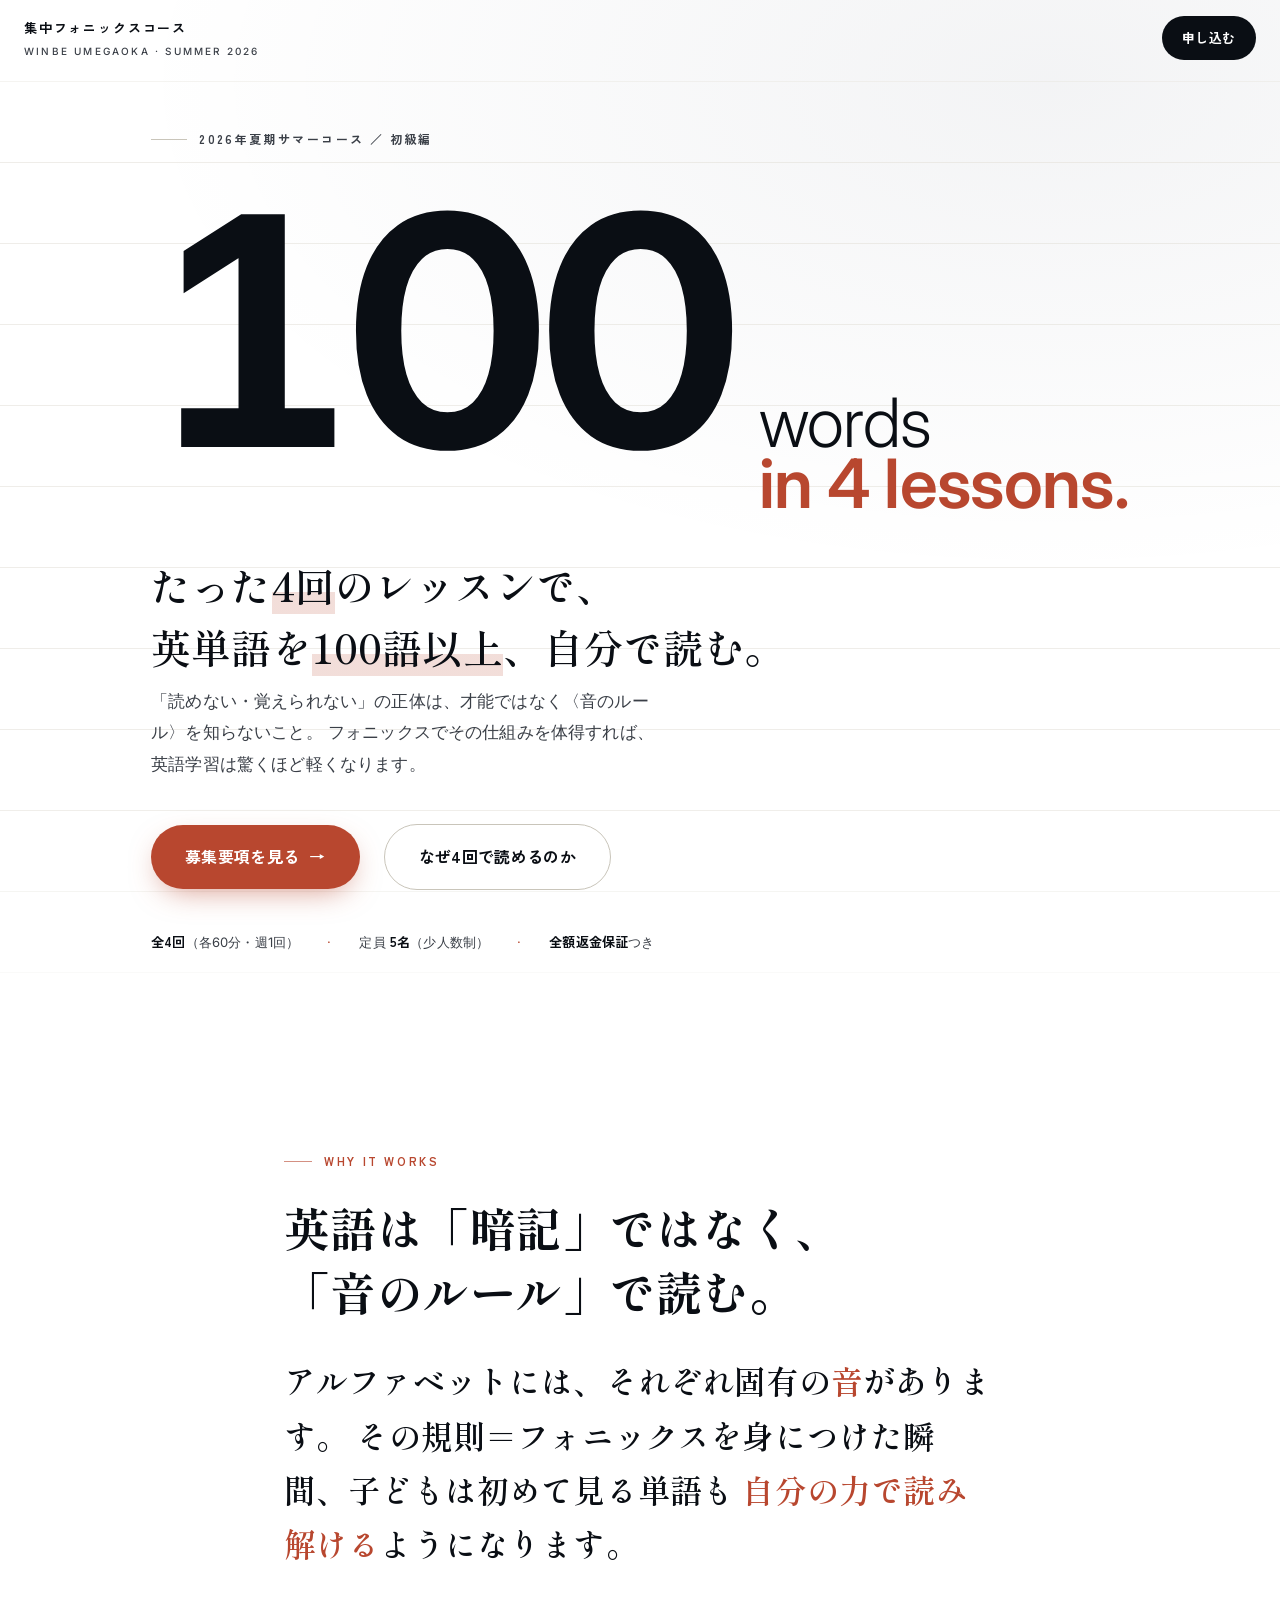
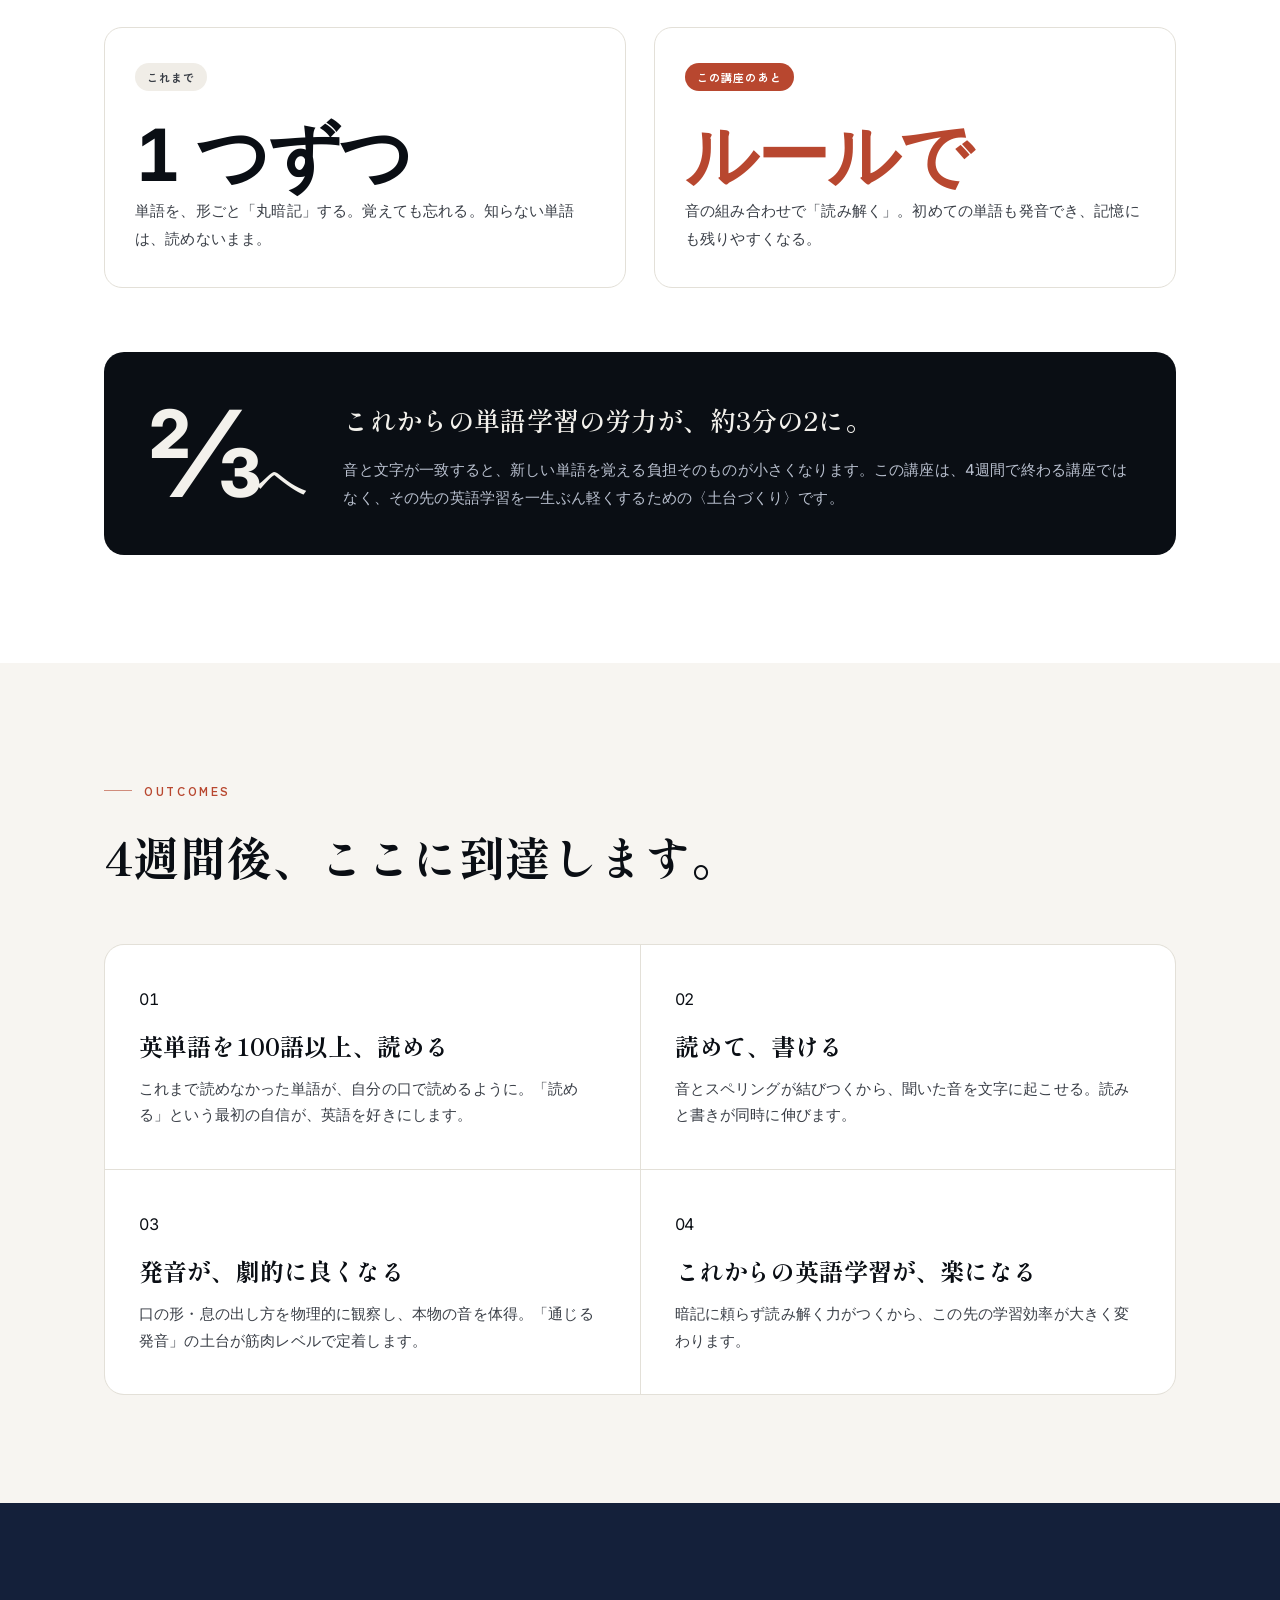
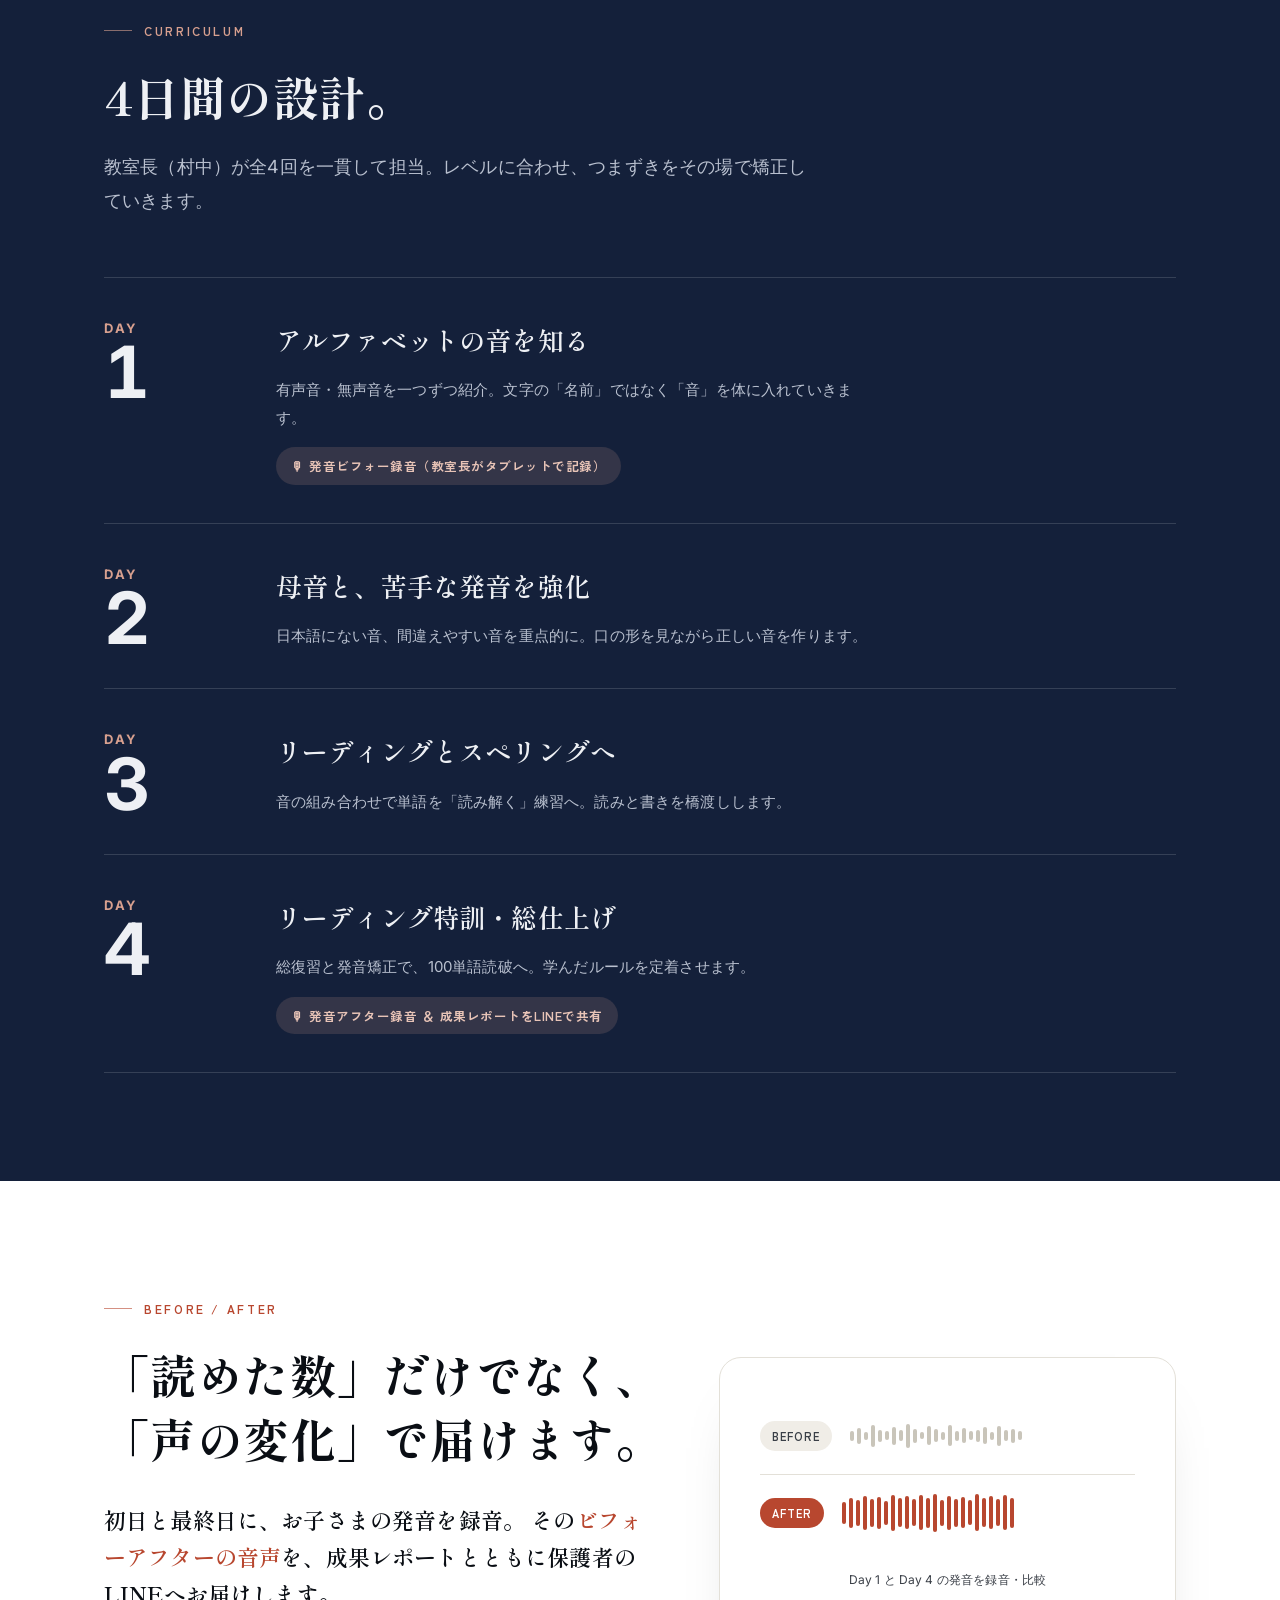
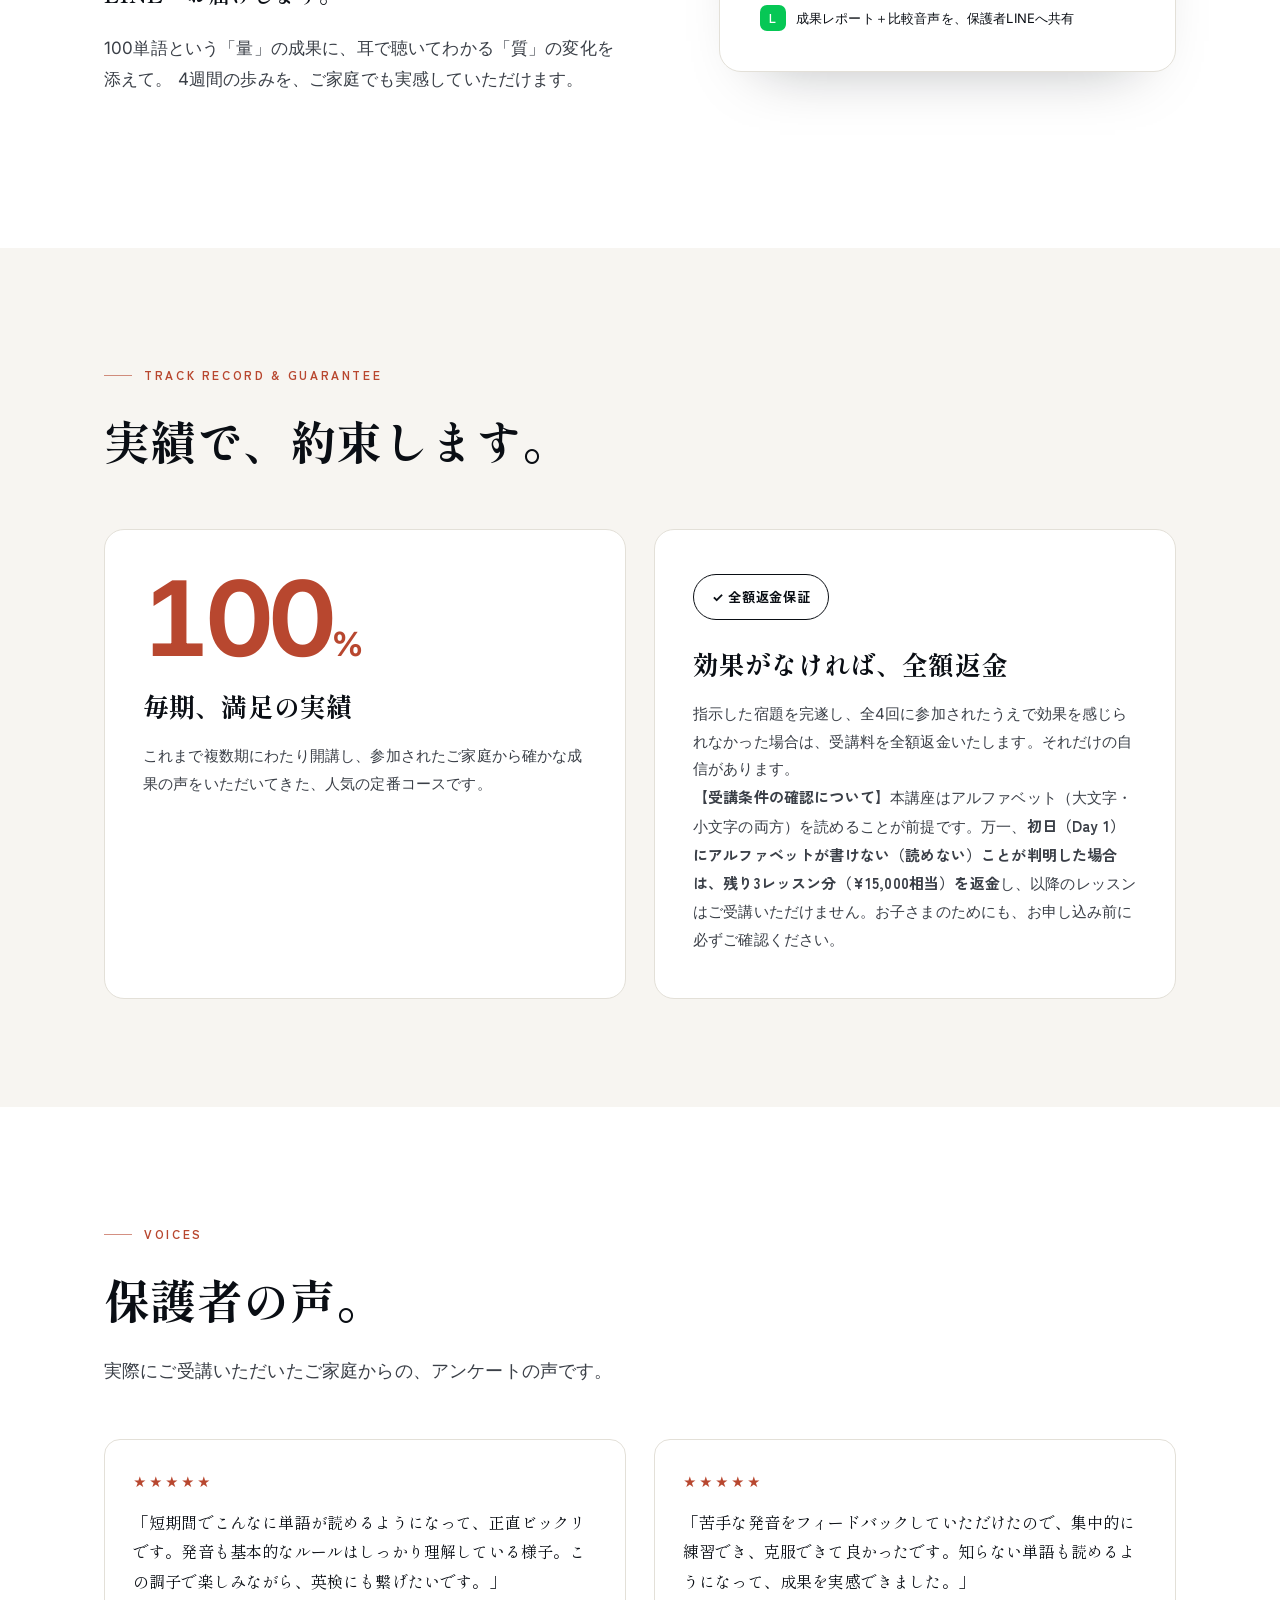
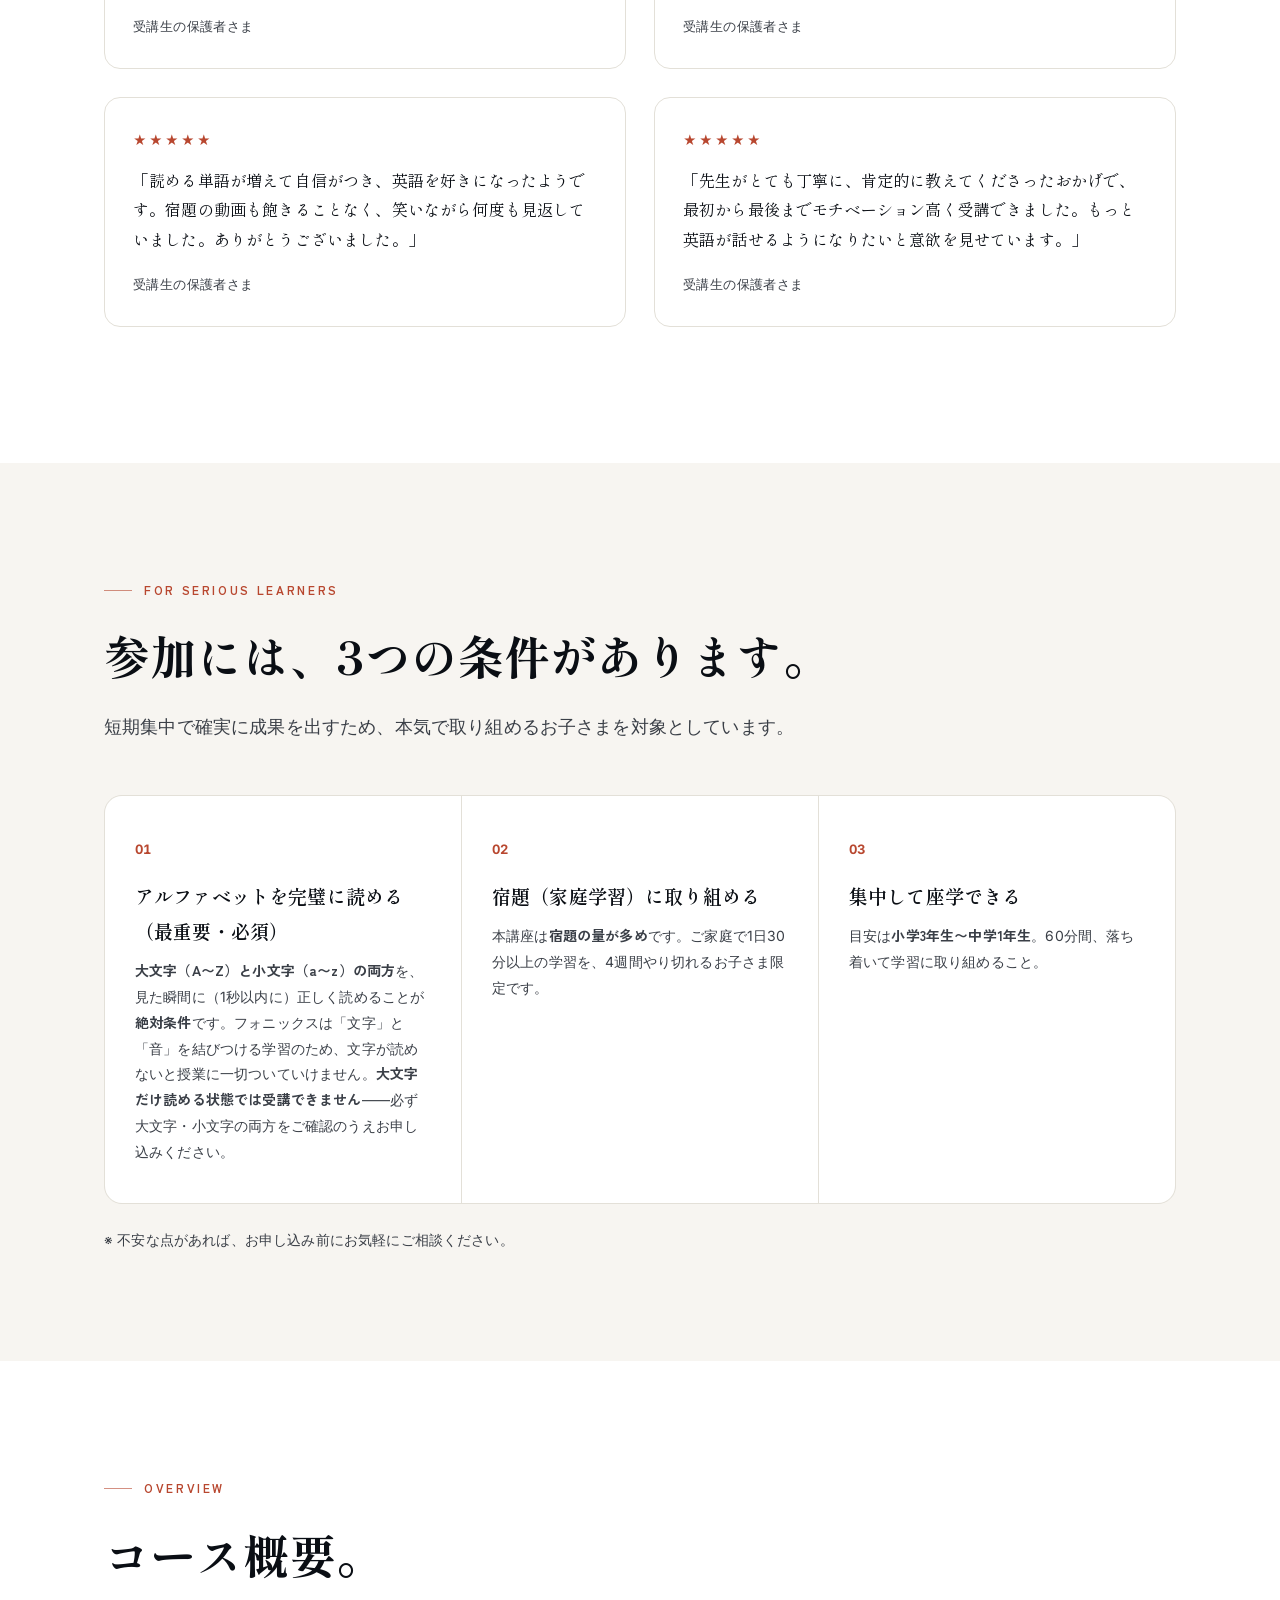
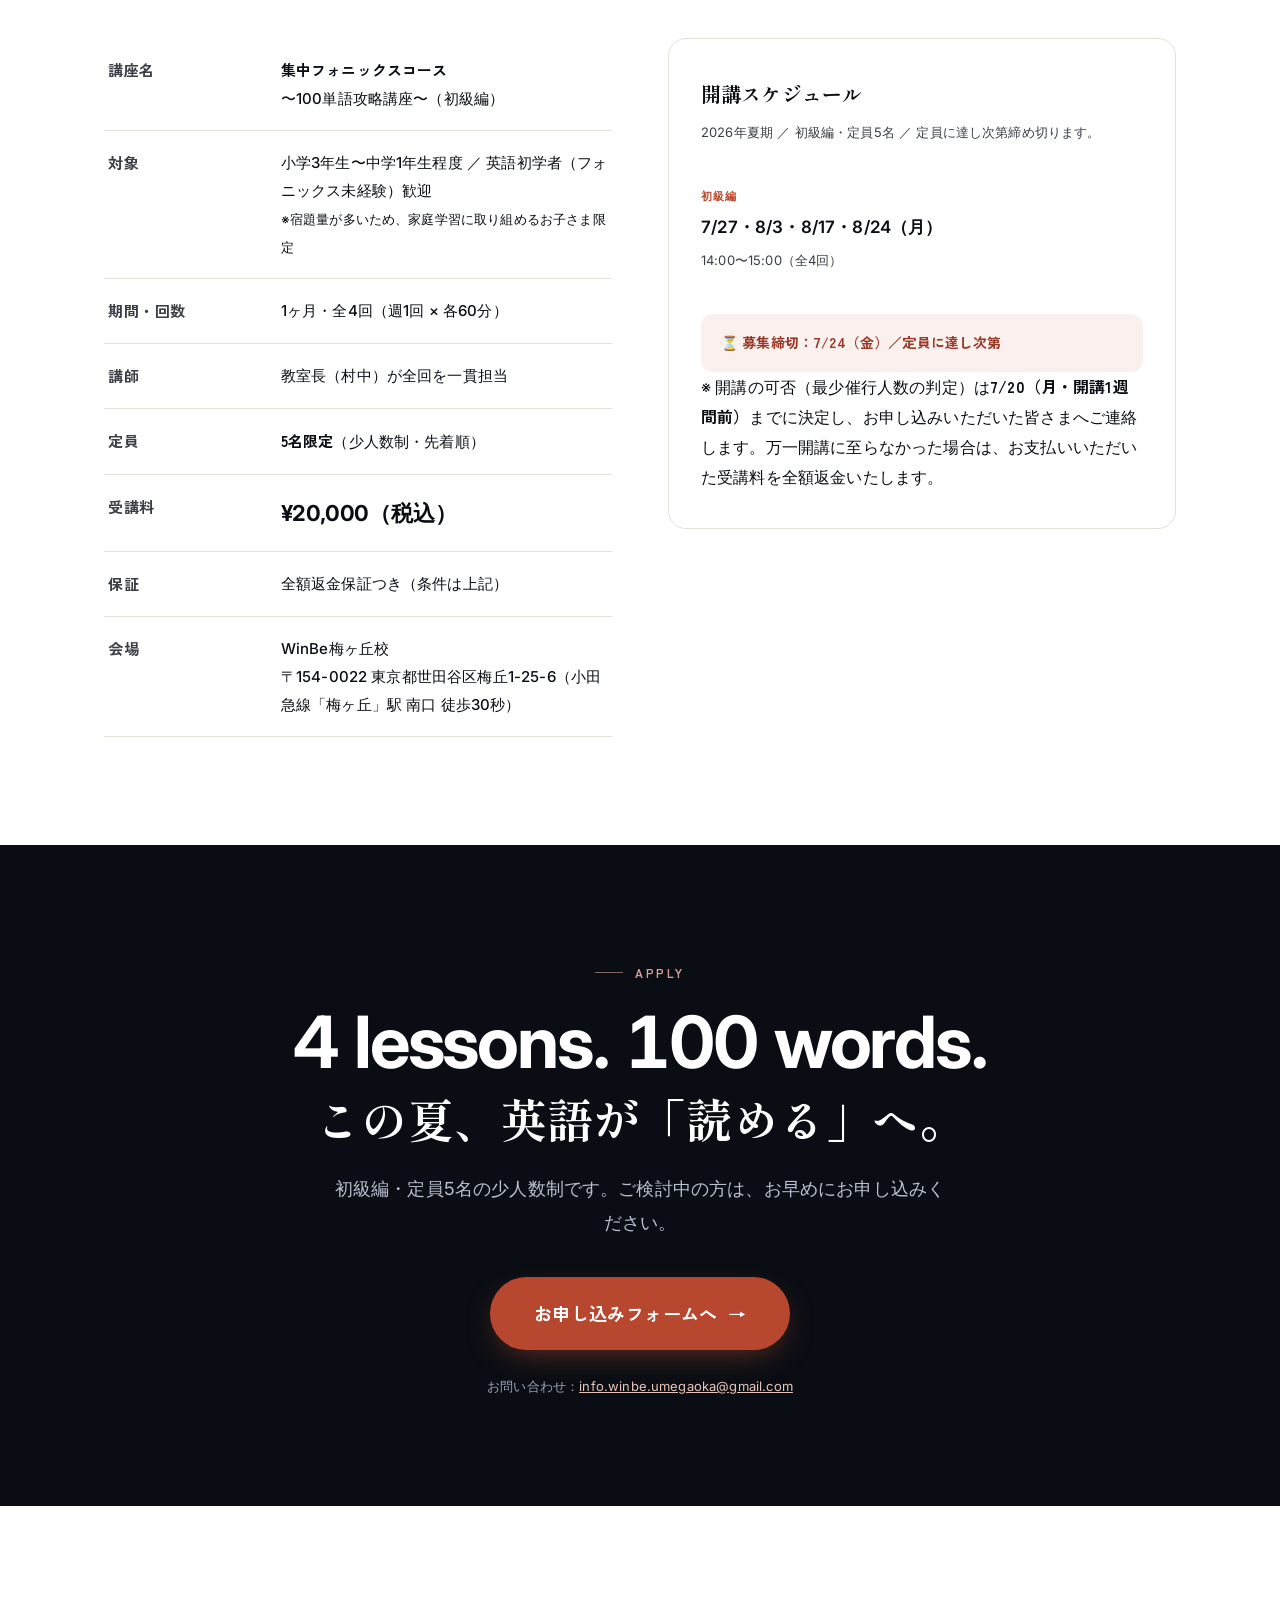
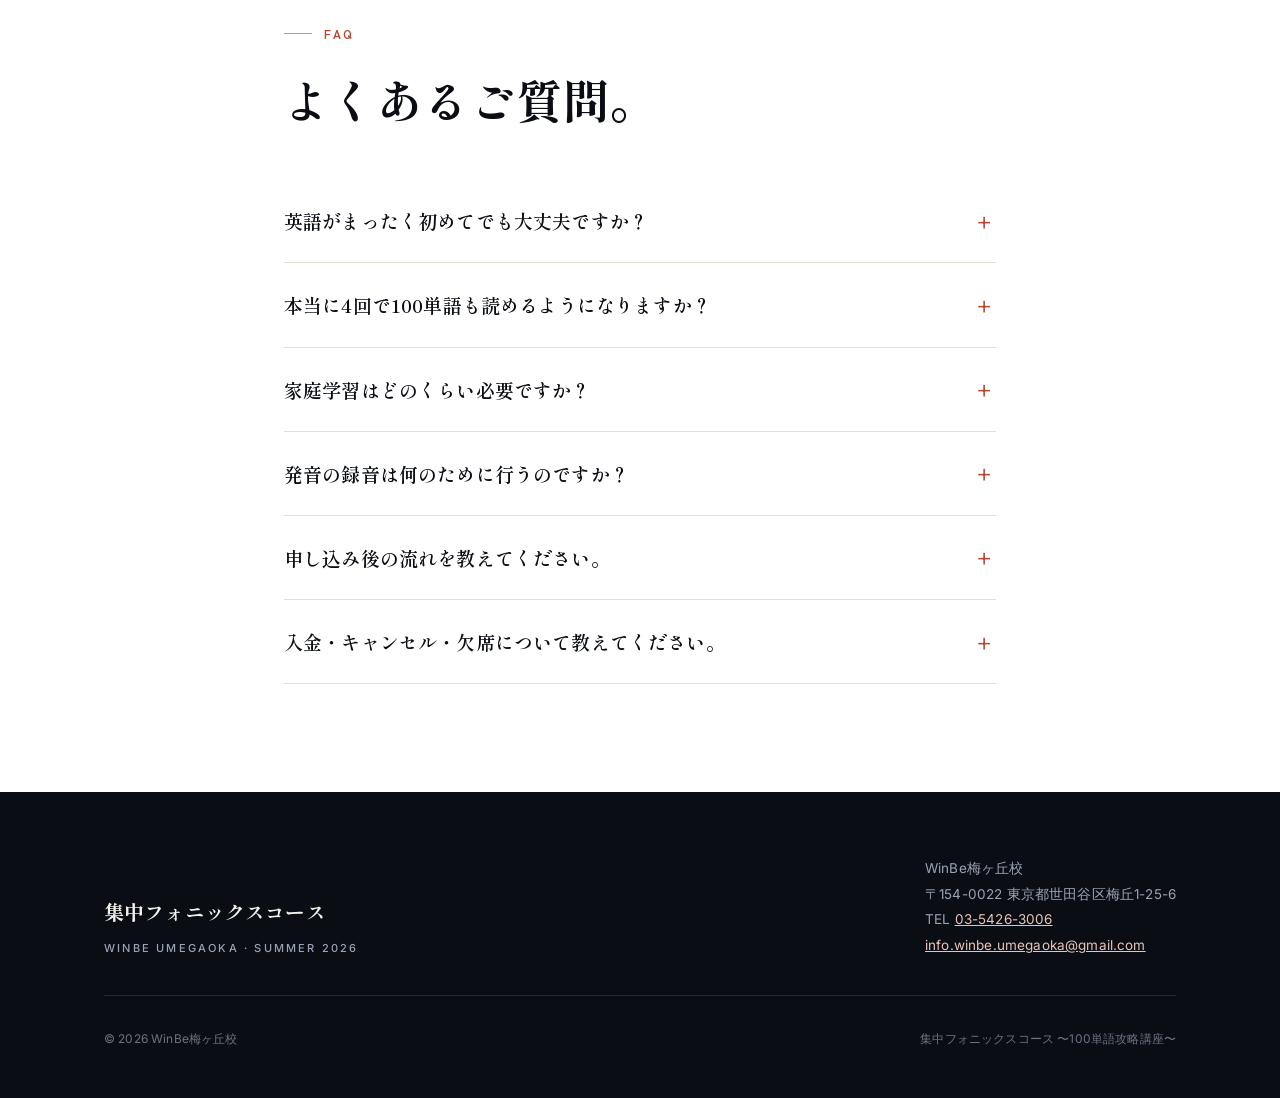
<file: 2026-summer-intensive-phonics/index.html>
<!DOCTYPE html>
<html lang="ja">
<head>
<meta charset="UTF-8" />
<meta name="viewport" content="width=device-width, initial-scale=1.0" />
<title>集中フォニックスコース 〜100単語攻略講座〜 | 2026年夏期 WinBe梅ヶ丘校</title>
<meta name="description" content="たった4回のレッスンで、英単語を100語以上読めるようになる。フォニックスの仕組みで「丸暗記」から卒業する、本気の短期集中講座（初級編）。対象は小学3年生〜中1の英語初学者。WinBe梅ヶ丘校・2026年夏期。定員5名・全額返金保証。" />
<meta property="og:title" content="集中フォニックスコース 〜100単語攻略講座〜" />
<meta property="og:description" content="たった4回で、英単語を100語以上読めるようになる。本気の短期集中講座。" />
<meta property="og:type" content="website" />
<link rel="preconnect" href="https://fonts.googleapis.com" />
<link rel="preconnect" href="https://fonts.gstatic.com" crossorigin />
<link href="https://fonts.googleapis.com/css2?family=Inter:wght@300;400;500;600;700&family=Shippori+Mincho:wght@500;600;700&family=Zen+Kaku+Gothic+New:wght@400;500;700&display=swap" rel="stylesheet" />
<style>
  :root {
    --ink: #0a0e14;          /* ほぼ黒 */
    --ink-soft: #3a3f47;
    --paper: #ffffff;
    --paper-warm: #f7f5f1;   /* オフホワイト */
    --line: #e3e0d8;
    --line-strong: #c9c5ba;
    --accent: #b8472f;       /* 上品な暖色（締切・CTA） */
    --accent-deep: #9a3826;
    --navy: #14203a;         /* 知性の差し色 */
    --max: 1120px;
    --ease: cubic-bezier(.16,.84,.44,1);
  }

  * { box-sizing: border-box; margin: 0; padding: 0; }

  html { scroll-behavior: smooth; -webkit-text-size-adjust: 100%; }

  body {
    font-family: "Zen Kaku Gothic New", "Inter", system-ui, sans-serif;
    color: var(--ink);
    background: var(--paper);
    line-height: 1.85;
    font-size: 16px;
    letter-spacing: .01em;
    -webkit-font-smoothing: antialiased;
    overflow-x: hidden;
  }

  .mincho { font-family: "Shippori Mincho", serif; }
  .num { font-family: "Inter", sans-serif; font-feature-settings: "tnum"; letter-spacing: -.02em; }

  .wrap { max-width: var(--max); margin: 0 auto; padding: 0 24px; }
  .narrow { max-width: 760px; }

  section { position: relative; }

  /* ---- reveal ---- */
  .reveal { opacity: 0; transform: translateY(28px); transition: opacity 1s var(--ease), transform 1s var(--ease); }
  .reveal.in { opacity: 1; transform: none; }
  @media (prefers-reduced-motion: reduce) {
    .reveal { opacity: 1; transform: none; transition: none; }
    html { scroll-behavior: auto; }
  }

  /* ============ NAV ============ */
  .nav {
    position: fixed; top: 0; left: 0; right: 0; z-index: 50;
    display: flex; align-items: center; justify-content: space-between;
    padding: 16px 24px;
    background: rgba(255,255,255,0);
    transition: background .4s var(--ease), border-color .4s var(--ease), padding .4s var(--ease);
    border-bottom: 1px solid transparent;
  }
  .nav.scrolled {
    background: rgba(255,255,255,.88);
    backdrop-filter: saturate(160%) blur(14px);
    -webkit-backdrop-filter: saturate(160%) blur(14px);
    border-bottom: 1px solid var(--line);
    padding: 12px 24px;
  }
  .nav__brand { font-size: 13px; letter-spacing: .14em; font-weight: 700; color: var(--ink); }
  .nav__brand span { display: block; font-size: 10px; letter-spacing: .22em; color: var(--ink-soft); font-weight: 500; margin-top: 2px; }
  .nav__cta {
    font-size: 13px; font-weight: 600; letter-spacing: .04em;
    color: var(--paper); background: var(--ink);
    padding: 10px 20px; border-radius: 999px; text-decoration: none;
    transition: background .25s var(--ease), transform .25s var(--ease);
  }
  .nav__cta:hover { background: var(--accent); transform: translateY(-1px); }

  /* ============ HERO ============ */
  .hero {
    min-height: 100svh;
    display: flex; flex-direction: column; justify-content: center;
    padding: 120px 0 80px;
    position: relative;
    background:
      radial-gradient(120% 80% at 82% 8%, rgba(20,32,58,.05), transparent 60%),
      var(--paper);
  }
  .hero__grid-lines {
    position: absolute; inset: 0; pointer-events: none; z-index: 0;
    background-image: linear-gradient(var(--line) 1px, transparent 1px);
    background-size: 100% clamp(48px, 9vh, 92px);
    -webkit-mask-image: linear-gradient(180deg, transparent, #000 12%, #000 78%, transparent);
            mask-image: linear-gradient(180deg, transparent, #000 12%, #000 78%, transparent);
    opacity: .55;
  }
  .hero .wrap { position: relative; z-index: 1; }

  .hero__eyebrow {
    display: inline-flex; align-items: center; gap: 12px;
    font-size: 12px; letter-spacing: .2em; font-weight: 600; color: var(--ink-soft);
    margin-bottom: 36px;
  }
  .hero__eyebrow::before { content: ""; width: 36px; height: 1px; background: var(--line-strong); }

  .hero__big {
    display: flex; align-items: baseline; gap: clamp(10px, 2.4vw, 28px);
    flex-wrap: wrap; line-height: .9;
  }
  .hero__big .n {
    font-family: "Inter", sans-serif; font-weight: 700;
    font-size: clamp(96px, 26vw, 320px);
    letter-spacing: -.04em; color: var(--ink);
  }
  .hero__big .u {
    font-family: "Inter", sans-serif; font-weight: 300;
    font-size: clamp(28px, 6vw, 68px); letter-spacing: -.01em; color: var(--ink);
  }
  .hero__big .u em {
    font-style: normal; color: var(--accent); font-weight: 600;
  }

  .hero__lead {
    font-family: "Shippori Mincho", serif; font-weight: 600;
    font-size: clamp(22px, 4.4vw, 40px); line-height: 1.55;
    margin: 40px 0 8px; max-width: 18em;
  }
  .hero__lead .hl { background: linear-gradient(transparent 62%, rgba(184,71,47,.18) 62%); }

  .hero__sub {
    font-size: clamp(14px, 2.2vw, 17px); color: var(--ink-soft);
    max-width: 30em; margin-bottom: 44px;
  }

  .hero__actions { display: flex; flex-wrap: wrap; align-items: center; gap: 16px 24px; }
  .btn {
    display: inline-flex; align-items: center; gap: 10px;
    font-size: 16px; font-weight: 700; letter-spacing: .02em;
    text-decoration: none; border-radius: 999px;
    padding: 17px 34px; transition: all .3s var(--ease);
  }
  .btn--primary { background: var(--accent); color: #fff; box-shadow: 0 10px 30px -10px rgba(184,71,47,.6); }
  .btn--primary:hover { background: var(--accent-deep); transform: translateY(-2px); box-shadow: 0 16px 36px -12px rgba(184,71,47,.7); }
  .btn--primary .arrow { transition: transform .3s var(--ease); }
  .btn--primary:hover .arrow { transform: translateX(5px); }
  .btn--ghost { color: var(--ink); border: 1px solid var(--line-strong); }
  .btn--ghost:hover { border-color: var(--ink); background: var(--ink); color: #fff; }

  .hero__meta { display: flex; flex-wrap: wrap; gap: 8px 28px; margin-top: 40px; font-size: 13px; color: var(--ink-soft); }
  .hero__meta b { color: var(--ink); font-weight: 700; }
  .hero__meta .dot { color: var(--accent); }

  /* ============ Section heading ============ */
  .sec { padding: clamp(80px, 12vh, 150px) 0; }
  .sec--warm { background: var(--paper-warm); }
  .sec--dark { background: var(--navy); color: #eef0f4; }
  .sec--ink { background: var(--ink); color: #f3f1ec; }

  .kicker {
    display: inline-flex; align-items: center; gap: 12px;
    font-size: 12px; letter-spacing: .22em; font-weight: 600;
    color: var(--accent); margin-bottom: 22px; text-transform: uppercase;
  }
  .kicker::before { content: ""; width: 28px; height: 1px; background: currentColor; opacity: .6; }
  .sec--dark .kicker, .sec--ink .kicker { color: #d8a08f; }

  .h2 {
    font-family: "Shippori Mincho", serif; font-weight: 700;
    font-size: clamp(26px, 5vw, 46px); line-height: 1.4; letter-spacing: .01em;
  }
  .h2 + .h2-sub { margin-top: 22px; font-size: clamp(15px,2.3vw,18px); color: var(--ink-soft); max-width: 40em; }
  .sec--dark .h2-sub, .sec--ink .h2-sub { color: #b9c0cf; }

  /* ============ WHY ============ */
  .why__lead {
    font-family: "Shippori Mincho", serif; font-weight: 600;
    font-size: clamp(20px, 3.6vw, 32px); line-height: 1.7; margin-top: 30px;
  }
  .why__lead .em { color: var(--accent); }
  .why__split { display: grid; grid-template-columns: 1fr 1fr; gap: 28px; margin-top: 56px; }
  .why__card {
    border: 1px solid var(--line); border-radius: 18px; padding: 34px 30px; background: #fff;
  }
  .why__card h3 { font-size: 13px; letter-spacing: .14em; color: var(--ink-soft); font-weight: 700; margin-bottom: 18px; }
  .why__card .label { display:inline-block; font-size:11px; letter-spacing:.1em; font-weight:700; padding:4px 12px; border-radius:999px; margin-bottom:18px;}
  .why__card.before .label { background:#f0ede7; color:var(--ink-soft);}
  .why__card.after .label { background:var(--accent); color:#fff;}
  .why__card p { font-size: 15px; color: var(--ink-soft); }
  .why__card .big { font-family:"Inter"; font-weight:700; font-size: clamp(40px,8vw,72px); letter-spacing:-.03em; line-height:1; margin:10px 0 6px; color:var(--ink);}
  .why__card.after .big { color: var(--accent); }

  .effort {
    margin-top: 64px; padding: 44px; border-radius: 20px;
    background: var(--ink); color: #f3f1ec;
    display: flex; align-items: center; gap: 40px; flex-wrap: wrap;
  }
  .effort__num { font-family:"Inter"; font-weight:700; font-size: clamp(56px, 12vw, 120px); letter-spacing:-.04em; line-height:.85; }
  .effort__num span { font-size: .42em; font-weight: 400; }
  .effort__txt { flex: 1; min-width: 240px; }
  .effort__txt h3 { font-family:"Shippori Mincho"; font-weight:600; font-size: clamp(18px,3vw,26px); margin-bottom: 12px; }
  .effort__txt p { color: #b9c0cf; font-size: 15px; }

  /* ============ OUTCOMES ============ */
  .outcomes { display: grid; grid-template-columns: repeat(2, 1fr); gap: 1px; background: var(--line); border:1px solid var(--line); border-radius: 20px; overflow: hidden; margin-top: 56px; }
  .outcome { background: #fff; padding: 40px 34px; }
  .outcome__no { font-family:"Inter"; font-weight:700; font-size: 14px; color: var(--accent); letter-spacing:.05em; }
  .outcome h3 { font-family:"Shippori Mincho"; font-weight:700; font-size: clamp(19px,2.8vw,24px); margin: 14px 0 12px; line-height:1.45; }
  .outcome p { font-size: 14.5px; color: var(--ink-soft); }

  /* ============ CURRICULUM ============ */
  .timeline { margin-top: 60px; }
  .day {
    display: grid; grid-template-columns: 140px 1fr; gap: 32px;
    padding: 38px 0; border-top: 1px solid rgba(255,255,255,.14);
  }
  .day:last-child { border-bottom: 1px solid rgba(255,255,255,.14); }
  .day__label { }
  .day__label .d { font-family:"Inter"; font-weight:700; font-size: 13px; letter-spacing:.2em; color:#d8a08f; }
  .day__label .n { font-family:"Inter"; font-weight:700; font-size: clamp(44px,9vw,72px); line-height:.9; letter-spacing:-.03em; }
  .day__body h3 { font-family:"Shippori Mincho"; font-weight:600; font-size: clamp(19px,3vw,26px); margin-bottom: 12px; }
  .day__body p { color:#b9c0cf; font-size: 15px; max-width: 40em; }
  .day__tag {
    display:inline-flex; align-items:center; gap:8px; margin-top:16px;
    font-size:12.5px; font-weight:600; letter-spacing:.04em;
    background: rgba(216,160,143,.16); color:#e8c4b7; padding:7px 15px; border-radius:999px;
  }

  /* ============ VOICE (before/after recording) ============ */
  .voice { display: grid; grid-template-columns: 1.1fr .9fr; gap: 56px; align-items: center; }
  .voice__visual {
    border-radius: 22px; padding: 40px; background: #fff; border:1px solid var(--line);
    box-shadow: 0 30px 60px -40px rgba(10,14,20,.35);
  }
  .voice__row { display:flex; align-items:center; gap:18px; padding: 18px 0; }
  .voice__row + .voice__row { border-top: 1px solid var(--line); }
  .voice__pill { font-size:11px; font-weight:700; letter-spacing:.1em; padding:5px 12px; border-radius:999px; white-space:nowrap;}
  .voice__pill.b { background:#f0ede7; color:var(--ink-soft);}
  .voice__pill.a { background:var(--accent); color:#fff;}
  .wave { flex:1; display:flex; align-items:center; gap:3px; height:40px; }
  .wave i { display:block; width:4px; border-radius:2px; background: var(--line-strong); }
  .wave.a i { background: var(--accent); }
  .voice__cap { font-size:12px; color:var(--ink-soft); margin-top:18px; text-align:center; }
  .voice__line { display:flex; align-items:center; gap:10px; margin-top:14px; font-size:13px; }
  .voice__line .ic { width:26px;height:26px;border-radius:7px;background:#06c755;display:inline-flex;align-items:center;justify-content:center;color:#fff;font-weight:700;font-size:12px;}

  /* ============ PROOF (results + guarantee) ============ */
  .proof { display:grid; grid-template-columns: 1fr 1fr; gap: 28px; margin-top: 56px; }
  .proof__card {
    border-radius: 20px; padding: 44px 38px; border:1px solid var(--line); background:#fff;
  }
  .proof__card .big { font-family:"Inter"; font-weight:700; font-size: clamp(56px,11vw,104px); line-height:.85; letter-spacing:-.04em; }
  .proof__card .big span { font-size:.32em; }
  .proof__card.r .big { color: var(--accent); }
  .proof__card h3 { font-family:"Shippori Mincho"; font-weight:700; font-size: clamp(19px,3vw,26px); margin: 20px 0 12px; }
  .proof__card p { color: var(--ink-soft); font-size: 15px; }
  .proof__card .seal {
    display:inline-flex;align-items:center;gap:10px;border:1.5px solid var(--ink);
    border-radius:999px;padding:10px 18px;font-size:13px;font-weight:700;letter-spacing:.05em;
  }

  /* ============ TESTIMONIALS ============ */
  .voices { columns: 2; column-gap: 28px; margin-top: 52px; }
  .vcard {
    break-inside: avoid; background:#fff; border:1px solid var(--line); border-radius:16px;
    padding: 30px 28px; margin-bottom: 28px;
  }
  .vcard p { font-family:"Shippori Mincho"; font-size: 16px; line-height:1.85; color: var(--ink); }
  .vcard .who { margin-top: 18px; font-size: 12.5px; color: var(--ink-soft); letter-spacing:.03em; }
  .vcard .stars { color: var(--accent); letter-spacing:2px; font-size:13px; margin-bottom:14px; }

  /* ============ REQUIREMENTS ============ */
  .reqs { display:grid; grid-template-columns: repeat(3,1fr); gap: 1px; background:var(--line); border:1px solid var(--line); border-radius:18px; overflow:hidden; margin-top: 52px;}
  .req { background:#fff; padding: 38px 30px; }
  .req .no { font-family:"Inter"; font-weight:700; font-size:13px; color:var(--accent);}
  .req h3 { font-family:"Shippori Mincho"; font-weight:600; font-size: 19px; margin:14px 0 10px;}
  .req p { font-size:14px; color:var(--ink-soft);}
  .reqs-note { margin-top:24px; font-size:13.5px; color:var(--ink-soft); }

  /* ============ OVERVIEW TABLE ============ */
  .ov { display:grid; grid-template-columns: 1fr 1fr; gap: 56px; margin-top: 52px; align-items:start;}
  .spec { width:100%; border-collapse: collapse; }
  .spec th, .spec td { text-align:left; padding: 18px 4px; border-bottom: 1px solid var(--line); font-size: 15px; vertical-align: top;}
  .spec th { width: 34%; color: var(--ink-soft); font-weight:600; letter-spacing:.04em;}
  .spec td { color: var(--ink); font-weight:500;}
  .spec td b { font-weight:700; }
  .spec .price { font-family:"Inter"; font-weight:700; font-size:22px; letter-spacing:-.01em;}

  .sched { background:#fff; border:1px solid var(--line); border-radius:18px; padding: 36px 32px; }
  .sched h3 { font-family:"Shippori Mincho"; font-weight:700; font-size:20px; margin-bottom:8px;}
  .sched .lead { font-size:13px; color:var(--ink-soft); margin-bottom:24px;}
  .sched__item { padding:18px 0; border-top:1px solid var(--line);}
  .sched__item:first-of-type{border-top:none;}
  .sched__item .lvl { font-size:11px; font-weight:700; letter-spacing:.1em; color:var(--accent);}
  .sched__item .dates { font-family:"Inter"; font-weight:600; font-size: 17px; margin-top:6px; letter-spacing:.01em;}
  .sched__item .time { font-size:13px; color:var(--ink-soft); margin-top:4px;}
  .deadline { margin-top:24px; padding:16px 20px; border-radius:12px; background:rgba(184,71,47,.08); color:var(--accent-deep); font-size:14px; font-weight:600; display:flex; align-items:center; gap:10px;}

  /* placeholder marker */
  .tbd { color: var(--accent); font-weight:700; }
  mark.ph { background: rgba(184,71,47,.14); color: var(--accent-deep); padding:1px 7px; border-radius:5px; font-weight:700; }

  /* ============ CTA ============ */
  .cta { text-align:center; }
  .cta .h2 { color:#fff; }
  .cta__sub { color:#b9c0cf; margin: 22px auto 38px; max-width: 34em; font-size: clamp(15px,2.3vw,18px);}
  .cta__big { font-family:"Inter"; font-weight:700; font-size: clamp(36px,8vw,72px); letter-spacing:-.03em; color:#fff; line-height:1; margin-bottom: 8px;}
  .cta .btn--primary { font-size:18px; padding:20px 44px; }
  .cta__note { margin-top:24px; font-size:13px; color:#9aa3b4;}
  .cta__note a { color:#e8c4b7; }

  /* ============ FAQ ============ */
  .faq { margin-top: 48px; max-width: 800px; }
  .faq details { border-bottom:1px solid var(--line); }
  .faq summary {
    list-style:none; cursor:pointer; padding: 24px 40px 24px 0; position:relative;
    font-family:"Shippori Mincho"; font-weight:600; font-size: clamp(16px,2.5vw,19px);
  }
  .faq summary::-webkit-details-marker{display:none;}
  .faq summary::after {
    content:"+"; position:absolute; right:4px; top:50%; transform:translateY(-50%);
    font-family:"Inter"; font-weight:300; font-size:26px; color:var(--accent); transition: transform .3s var(--ease);
  }
  .faq details[open] summary::after { transform: translateY(-50%) rotate(45deg); }
  .faq .a { padding: 0 0 26px; color: var(--ink-soft); font-size: 15px; }

  /* ============ FOOTER ============ */
  .footer { background: var(--ink); color:#9aa3b4; padding: 64px 0 48px; }
  .footer__top { display:flex; justify-content:space-between; flex-wrap:wrap; gap:24px; align-items:flex-end; padding-bottom:36px; border-bottom:1px solid rgba(255,255,255,.1);}
  .footer__brand { color:#f3f1ec; font-family:"Shippori Mincho"; font-weight:700; font-size:20px;}
  .footer__brand span{display:block;font-family:"Inter";font-size:11px;letter-spacing:.2em;color:#9aa3b4;margin-top:8px;font-weight:500;}
  .footer__contact { font-size:13.5px; line-height:1.9; }
  .footer__contact a{color:#e8c4b7;}
  .footer__bottom { margin-top:32px; font-size:12px; color:#6b7280; display:flex; justify-content:space-between; flex-wrap:wrap; gap:10px;}

  /* ============ RESPONSIVE ============ */
  @media (max-width: 860px) {
    .why__split, .proof, .ov, .voice { grid-template-columns: 1fr; }
    .outcomes, .reqs { grid-template-columns: 1fr; }
    .voices { columns: 1; }
    .voice { gap: 36px; }
    .effort { gap: 24px; padding: 32px; }
    .day { grid-template-columns: 90px 1fr; gap: 20px; }
    .nav__brand span { display:none; }
  }
  @media (max-width: 520px) {
    .wrap { padding: 0 18px; }
    .reqs { grid-template-columns: 1fr; }
    .hero__actions .btn { width:100%; justify-content:center; }
  }
</style>
</head>
<body>

<!-- NAV -->
<nav class="nav" id="nav">
  <div class="nav__brand">集中フォニックスコース<span>WINBE UMEGAOKA · SUMMER 2026</span></div>
  <a class="nav__cta" href="#apply">申し込む</a>
</nav>

<!-- HERO -->
<header class="hero">
  <div class="hero__grid-lines"></div>
  <div class="wrap">
    <div class="hero__eyebrow">2026年夏期サマーコース ／ 初級編</div>
    <div class="hero__big">
      <span class="n num">100</span>
      <span class="u">words<br><em>in 4 lessons.</em></span>
    </div>
    <h1 class="hero__lead mincho">
      たった<span class="hl">4回</span>のレッスンで、<br>英単語を<span class="hl">100語以上</span>、自分で読む。
    </h1>
    <p class="hero__sub">
      「読めない・覚えられない」の正体は、才能ではなく〈音のルール〉を知らないこと。
      フォニックスでその仕組みを体得すれば、英語学習は驚くほど軽くなります。
    </p>
    <div class="hero__actions">
      <a class="btn btn--primary" href="#apply">募集要項を見る <span class="arrow">→</span></a>
      <a class="btn btn--ghost" href="#why">なぜ4回で読めるのか</a>
    </div>
    <div class="hero__meta">
      <span><b>全4回</b>（各60分・週1回）</span>
      <span class="dot">·</span>
      <span>定員 <b>5名</b>（少人数制）</span>
      <span class="dot">·</span>
      <span><b>全額返金保証</b>つき</span>
    </div>
  </div>
</header>

<!-- WHY -->
<section class="sec" id="why">
  <div class="wrap narrow reveal">
    <span class="kicker">Why it works</span>
    <h2 class="h2">英語は「暗記」ではなく、<br>「音のルール」で読む。</h2>
    <p class="why__lead">
      アルファベットには、それぞれ固有の<span class="em">音</span>があります。
      その規則＝フォニックスを身につけた瞬間、子どもは初めて見る単語も
      <span class="em">自分の力で読み解ける</span>ようになります。
    </p>
  </div>

  <div class="wrap reveal">
    <div class="why__split">
      <div class="why__card before">
        <span class="label">これまで</span>
        <p class="num big">1 つずつ</p>
        <p>単語を、形ごと「丸暗記」する。覚えても忘れる。知らない単語は、読めないまま。</p>
      </div>
      <div class="why__card after">
        <span class="label">この講座のあと</span>
        <p class="num big">ルールで</p>
        <p>音の組み合わせで「読み解く」。初めての単語も発音でき、記憶にも残りやすくなる。</p>
      </div>
    </div>

    <div class="effort">
      <div class="effort__num num">⅔<span>へ</span></div>
      <div class="effort__txt">
        <h3>これからの単語学習の労力が、約3分の2に。</h3>
        <p>音と文字が一致すると、新しい単語を覚える負担そのものが小さくなります。この講座は、4週間で終わる講座ではなく、その先の英語学習を一生ぶん軽くするための〈土台づくり〉です。</p>
      </div>
    </div>
  </div>
</section>

<!-- OUTCOMES -->
<section class="sec sec--warm">
  <div class="wrap reveal">
    <span class="kicker">Outcomes</span>
    <h2 class="h2">4週間後、ここに到達します。</h2>
    <div class="outcomes">
      <div class="outcome">
        <span class="no num">01</span>
        <h3>英単語を100語以上、読める</h3>
        <p>これまで読めなかった単語が、自分の口で読めるように。「読める」という最初の自信が、英語を好きにします。</p>
      </div>
      <div class="outcome">
        <span class="no num">02</span>
        <h3>読めて、書ける</h3>
        <p>音とスペリングが結びつくから、聞いた音を文字に起こせる。読みと書きが同時に伸びます。</p>
      </div>
      <div class="outcome">
        <span class="no num">03</span>
        <h3>発音が、劇的に良くなる</h3>
        <p>口の形・息の出し方を物理的に観察し、本物の音を体得。「通じる発音」の土台が筋肉レベルで定着します。</p>
      </div>
      <div class="outcome">
        <span class="no num">04</span>
        <h3>これからの英語学習が、楽になる</h3>
        <p>暗記に頼らず読み解く力がつくから、この先の学習効率が大きく変わります。</p>
      </div>
    </div>
  </div>
</section>

<!-- CURRICULUM -->
<section class="sec sec--dark">
  <div class="wrap reveal">
    <span class="kicker">Curriculum</span>
    <h2 class="h2">4日間の設計。</h2>
    <p class="h2-sub">教室長（村中）が全4回を一貫して担当。レベルに合わせ、つまずきをその場で矯正していきます。</p>

    <div class="timeline">
      <div class="day reveal">
        <div class="day__label"><div class="d num">DAY</div><div class="n num">1</div></div>
        <div class="day__body">
          <h3>アルファベットの音を知る</h3>
          <p>有声音・無声音を一つずつ紹介。文字の「名前」ではなく「音」を体に入れていきます。</p>
          <span class="day__tag">🎙 発音ビフォー録音（教室長がタブレットで記録）</span>
        </div>
      </div>
      <div class="day reveal">
        <div class="day__label"><div class="d num">DAY</div><div class="n num">2</div></div>
        <div class="day__body">
          <h3>母音と、苦手な発音を強化</h3>
          <p>日本語にない音、間違えやすい音を重点的に。口の形を見ながら正しい音を作ります。</p>
        </div>
      </div>
      <div class="day reveal">
        <div class="day__label"><div class="d num">DAY</div><div class="n num">3</div></div>
        <div class="day__body">
          <h3>リーディングとスペリングへ</h3>
          <p>音の組み合わせで単語を「読み解く」練習へ。読みと書きを橋渡しします。</p>
        </div>
      </div>
      <div class="day reveal">
        <div class="day__label"><div class="d num">DAY</div><div class="n num">4</div></div>
        <div class="day__body">
          <h3>リーディング特訓・総仕上げ</h3>
          <p>総復習と発音矯正で、100単語読破へ。学んだルールを定着させます。</p>
          <span class="day__tag">🎙 発音アフター録音 ＆ 成果レポートをLINEで共有</span>
        </div>
      </div>
    </div>
  </div>
</section>

<!-- VOICE / before-after -->
<section class="sec">
  <div class="wrap reveal">
    <div class="voice">
      <div>
        <span class="kicker">Before / After</span>
        <h2 class="h2">「読めた数」だけでなく、<br>「声の変化」で届けます。</h2>
        <p class="why__lead" style="font-size:clamp(17px,2.6vw,22px);">
          初日と最終日に、お子さまの発音を録音。
          その<span class="em">ビフォーアフターの音声</span>を、成果レポートとともに保護者のLINEへお届けします。
        </p>
        <p class="hero__sub" style="margin-top:20px;">
          100単語という「量」の成果に、耳で聴いてわかる「質」の変化を添えて。
          4週間の歩みを、ご家庭でも実感していただけます。
        </p>
      </div>
      <div class="voice__visual">
        <div class="voice__row">
          <span class="voice__pill b">BEFORE</span>
          <span class="wave b" data-wave="b"></span>
        </div>
        <div class="voice__row">
          <span class="voice__pill a">AFTER</span>
          <span class="wave a" data-wave="a"></span>
        </div>
        <p class="voice__cap">Day 1 と Day 4 の発音を録音・比較</p>
        <div class="voice__line">
          <span class="ic">L</span>
          <span>成果レポート＋比較音声を、保護者LINEへ共有</span>
        </div>
      </div>
    </div>
  </div>
</section>

<!-- PROOF -->
<section class="sec sec--warm">
  <div class="wrap reveal">
    <span class="kicker">Track record &amp; Guarantee</span>
    <h2 class="h2">実績で、約束します。</h2>
    <div class="proof">
      <div class="proof__card r">
        <div class="big num">100<span>%</span></div>
        <h3>毎期、満足の実績</h3>
        <p>これまで複数期にわたり開講し、参加されたご家庭から確かな成果の声をいただいてきた、人気の定番コースです。</p>
      </div>
      <div class="proof__card">
        <span class="seal">✓ 全額返金保証</span>
        <h3>効果がなければ、全額返金</h3>
        <p>指示した宿題を完遂し、全4回に参加されたうえで効果を感じられなかった場合は、受講料を全額返金いたします。それだけの自信があります。</p>
        <p class="guarantee-note"><b>【受講条件の確認について】</b>本講座はアルファベット（大文字・小文字の両方）を読めることが前提です。万一、<b>初日（Day 1）にアルファベットが書けない（読めない）ことが判明した場合は、残り3レッスン分（¥15,000相当）を返金</b>し、以降のレッスンはご受講いただけません。お子さまのためにも、お申し込み前に必ずご確認ください。</p>
      </div>
    </div>
  </div>
</section>

<!-- TESTIMONIALS -->
<section class="sec">
  <div class="wrap reveal">
    <span class="kicker">Voices</span>
    <h2 class="h2">保護者の声。</h2>
    <p class="h2-sub">実際にご受講いただいたご家庭からの、アンケートの声です。</p>
    <div class="voices">
      <div class="vcard">
        <div class="stars">★★★★★</div>
        <p>「短期間でこんなに単語が読めるようになって、正直ビックリです。発音も基本的なルールはしっかり理解している様子。この調子で楽しみながら、英検にも繋げたいです。」</p>
        <div class="who">受講生の保護者さま</div>
      </div>
      <div class="vcard">
        <div class="stars">★★★★★</div>
        <p>「読める単語が増えて自信がつき、英語を好きになったようです。宿題の動画も飽きることなく、笑いながら何度も見返していました。ありがとうございました。」</p>
        <div class="who">受講生の保護者さま</div>
      </div>
      <div class="vcard">
        <div class="stars">★★★★★</div>
        <p>「苦手な発音をフィードバックしていただけたので、集中的に練習でき、克服できて良かったです。知らない単語も読めるようになって、成果を実感できました。」</p>
        <div class="who">受講生の保護者さま</div>
      </div>
      <div class="vcard">
        <div class="stars">★★★★★</div>
        <p>「先生がとても丁寧に、肯定的に教えてくださったおかげで、最初から最後までモチベーション高く受講できました。もっと英語が話せるようになりたいと意欲を見せています。」</p>
        <div class="who">受講生の保護者さま</div>
      </div>
    </div>
  </div>
</section>

<!-- REQUIREMENTS -->
<section class="sec sec--warm">
  <div class="wrap reveal">
    <span class="kicker">For serious learners</span>
    <h2 class="h2">参加には、3つの条件があります。</h2>
    <p class="h2-sub">短期集中で確実に成果を出すため、本気で取り組めるお子さまを対象としています。</p>
    <div class="reqs">
      <div class="req">
        <span class="no num">01</span>
        <h3>アルファベットを完璧に読める（最重要・必須）</h3>
        <p><b>大文字（A〜Z）と小文字（a〜z）の両方</b>を、見た瞬間に（1秒以内に）正しく読めることが<b>絶対条件</b>です。フォニックスは「文字」と「音」を結びつける学習のため、文字が読めないと授業に一切ついていけません。<b>大文字だけ読める状態では受講できません</b>——必ず大文字・小文字の両方をご確認のうえお申し込みください。</p>
      </div>
      <div class="req">
        <span class="no num">02</span>
        <h3>宿題（家庭学習）に取り組める</h3>
        <p>本講座は<b>宿題の量が多め</b>です。ご家庭で1日30分以上の学習を、4週間やり切れるお子さま限定です。</p>
      </div>
      <div class="req">
        <span class="no num">03</span>
        <h3>集中して座学できる</h3>
        <p>目安は<b>小学3年生〜中学1年生</b>。60分間、落ち着いて学習に取り組めること。</p>
      </div>
    </div>
    <p class="reqs-note">※ 不安な点があれば、お申し込み前にお気軽にご相談ください。</p>
  </div>
</section>

<!-- OVERVIEW + SCHEDULE -->
<section class="sec" id="overview">
  <div class="wrap reveal">
    <span class="kicker">Overview</span>
    <h2 class="h2">コース概要。</h2>
    <div class="ov">
      <table class="spec">
        <tr><th>講座名</th><td><b>集中フォニックスコース</b><br>〜100単語攻略講座〜（初級編）</td></tr>
        <tr><th>対象</th><td>小学3年生〜中学1年生程度 ／ 英語初学者（フォニックス未経験）歓迎<br><small>※宿題量が多いため、家庭学習に取り組めるお子さま限定</small></td></tr>
        <tr><th>期間・回数</th><td>1ヶ月・全4回（週1回 × 各60分）</td></tr>
        <tr><th>講師</th><td>教室長（村中）が全回を一貫担当</td></tr>
        <tr><th>定員</th><td><b>5名限定</b>（少人数制・先着順）</td></tr>
        <tr><th>受講料</th><td class="price">¥20,000（税込）</td></tr>
        <tr><th>保証</th><td>全額返金保証つき（条件は上記）</td></tr>
        <tr><th>会場</th><td>WinBe梅ヶ丘校<br>〒154-0022 東京都世田谷区梅丘1-25-6（小田急線「梅ヶ丘」駅 南口 徒歩30秒）</td></tr>
      </table>

      <div class="sched">
        <h3>開講スケジュール</h3>
        <p class="lead">2026年夏期 ／ 初級編・定員5名 ／ 定員に達し次第締め切ります。</p>
        <div class="sched__item">
          <div class="lvl num">初級編</div>
          <div class="dates">7/27・8/3・8/17・8/24（月）</div>
          <div class="time">14:00〜15:00（全4回）</div>
        </div>
        <div class="deadline">⏳ 募集締切：7/24（金）／定員に達し次第</div>
        <p class="sched-note">※ 開講の可否（最少催行人数の判定）は<b>7/20（月・開講1週間前）</b>までに決定し、お申し込みいただいた皆さまへご連絡します。万一開講に至らなかった場合は、お支払いいただいた受講料を全額返金いたします。</p>
      </div>
    </div>
  </div>
</section>

<!-- CTA -->
<section class="sec sec--ink" id="apply">
  <div class="wrap narrow reveal cta">
    <span class="kicker" style="justify-content:center;">Apply</span>
    <div class="cta__big num">4 lessons. 100 words.</div>
    <h2 class="h2">この夏、英語が「読める」へ。</h2>
    <p class="cta__sub">初級編・定員5名の少人数制です。ご検討中の方は、お早めにお申し込みください。</p>
    <a class="btn btn--primary" href="https://docs.google.com/forms/d/e/1FAIpQLSf1OiIuslIZMOJfs2ln8hFlDUih_CZsMatss06OczZKoxkXDw/viewform" id="applyBtn" target="_blank" rel="noopener">
      お申し込みフォームへ <span class="arrow">→</span>
    </a>
    <p class="cta__note">
      お問い合わせ：<a href="mailto:info.winbe.umegaoka@gmail.com">info.winbe.umegaoka@gmail.com</a>
    </p>
  </div>
</section>

<!-- FAQ -->
<section class="sec">
  <div class="wrap narrow reveal">
    <span class="kicker">FAQ</span>
    <h2 class="h2">よくあるご質問。</h2>
    <div class="faq">
      <details>
        <summary>英語がまったく初めてでも大丈夫ですか？</summary>
        <div class="a">はい。フォニックス未経験のお子さまを対象とした初級編です。ただし、アルファベットの大文字・小文字を即座に読める状態であることが参加の条件となります。</div>
      </details>
      <details>
        <summary>本当に4回で100単語も読めるようになりますか？</summary>
        <div class="a">音のルール（フォニックス）を体系的に学ぶことで、丸暗記に頼らず単語を「読み解く」力が身につきます。指示した家庭学習に取り組んでいただくことが前提ですが、これまで多くのお子さまが成果を実感されています。万一効果を感じられなかった場合は全額返金いたします。</div>
      </details>
      <details>
        <summary>家庭学習はどのくらい必要ですか？</summary>
        <div class="a">1日30分以上を目安に、4週間の継続をお願いしています。短期集中で確実に定着させるための大切な要素です。</div>
      </details>
      <details>
        <summary>発音の録音は何のために行うのですか？</summary>
        <div class="a">初日（Day 1）と最終日（Day 4）に発音を録音し、その変化を比較音声として保護者のLINEへお届けします。数だけでなく「声の質の変化」で、お子さまの成長を耳で実感していただくためのものです。</div>
      </details>
      <details>
        <summary>申し込み後の流れを教えてください。</summary>
        <div class="a">お申し込みフォームの送信後、教室よりご連絡いたします。ご不明な点は info.winbe.umegaoka@gmail.com までお気軽にお問い合わせください。</div>
      </details>
      <details>
        <summary>入金・キャンセル・欠席について教えてください。</summary>
        <div class="a"><b>【ご入金・受講確定】</b>お申し込み後1週間以内に受講料をご入金ください。ご入金の確認をもって受講確定（お席の確保）となります。期日までにご入金が確認できない場合は、お申し込みを保留・キャンセルとさせていただく場合があります。<br><br><b>【キャンセル・返金】</b>お客様都合のキャンセルは開講2週間前まで無料（全額返金）、それ以降は教材手配の都合上、受講料の30〜50%を申し受ける場合があります。定員未達・当校都合などで開講に至らなかった場合は全額返金いたします。<br><br><b>【欠席・振替】</b>短期集中型のパッケージレッスンのため、<b>欠席分の振替は行っておりません</b>。やむを得ず欠席された場合は、その回の資料をお渡しするなどでサポートします。</div>
      </details>
    </div>
  </div>
</section>

<!-- FOOTER -->
<footer class="footer">
  <div class="wrap">
    <div class="footer__top">
      <div class="footer__brand">集中フォニックスコース<span>WINBE UMEGAOKA · SUMMER 2026</span></div>
      <div class="footer__contact">
        WinBe梅ヶ丘校<br>
        〒154-0022 東京都世田谷区梅丘1-25-6<br>
        TEL <a href="tel:03-5426-3006">03-5426-3006</a><br>
        <a href="mailto:info.winbe.umegaoka@gmail.com">info.winbe.umegaoka@gmail.com</a>
      </div>
    </div>
    <div class="footer__bottom">
      <span>© 2026 WinBe梅ヶ丘校</span>
      <span>集中フォニックスコース 〜100単語攻略講座〜</span>
    </div>
  </div>
</footer>

<script>
  // nav scroll state
  const nav = document.getElementById('nav');
  const onScroll = () => nav.classList.toggle('scrolled', window.scrollY > 40);
  window.addEventListener('scroll', onScroll, { passive: true });
  onScroll();

  // reveal on scroll
  const io = new IntersectionObserver((entries) => {
    entries.forEach(e => { if (e.isIntersecting) { e.target.classList.add('in'); io.unobserve(e.target); } });
  }, { threshold: 0.12, rootMargin: '0px 0px -8% 0px' });
  document.querySelectorAll('.reveal').forEach(el => io.observe(el));

  // build waveforms (before = uneven/low, after = even/tall)
  const heights = {
    b: [10,16,8,22,12,9,18,11,24,14,7,19,13,8,21,10,15,9,12,17,8,20,11,14,9],
    a: [22,30,26,34,28,32,24,36,29,33,27,35,30,38,26,34,28,31,25,37,29,33,27,35,30]
  };
  document.querySelectorAll('.wave').forEach(w => {
    const set = heights[w.dataset.wave] || heights.b;
    w.innerHTML = set.map(h => `<i style="height:${h}px"></i>`).join('');
  });
</script>
</body>
</html>
</file>
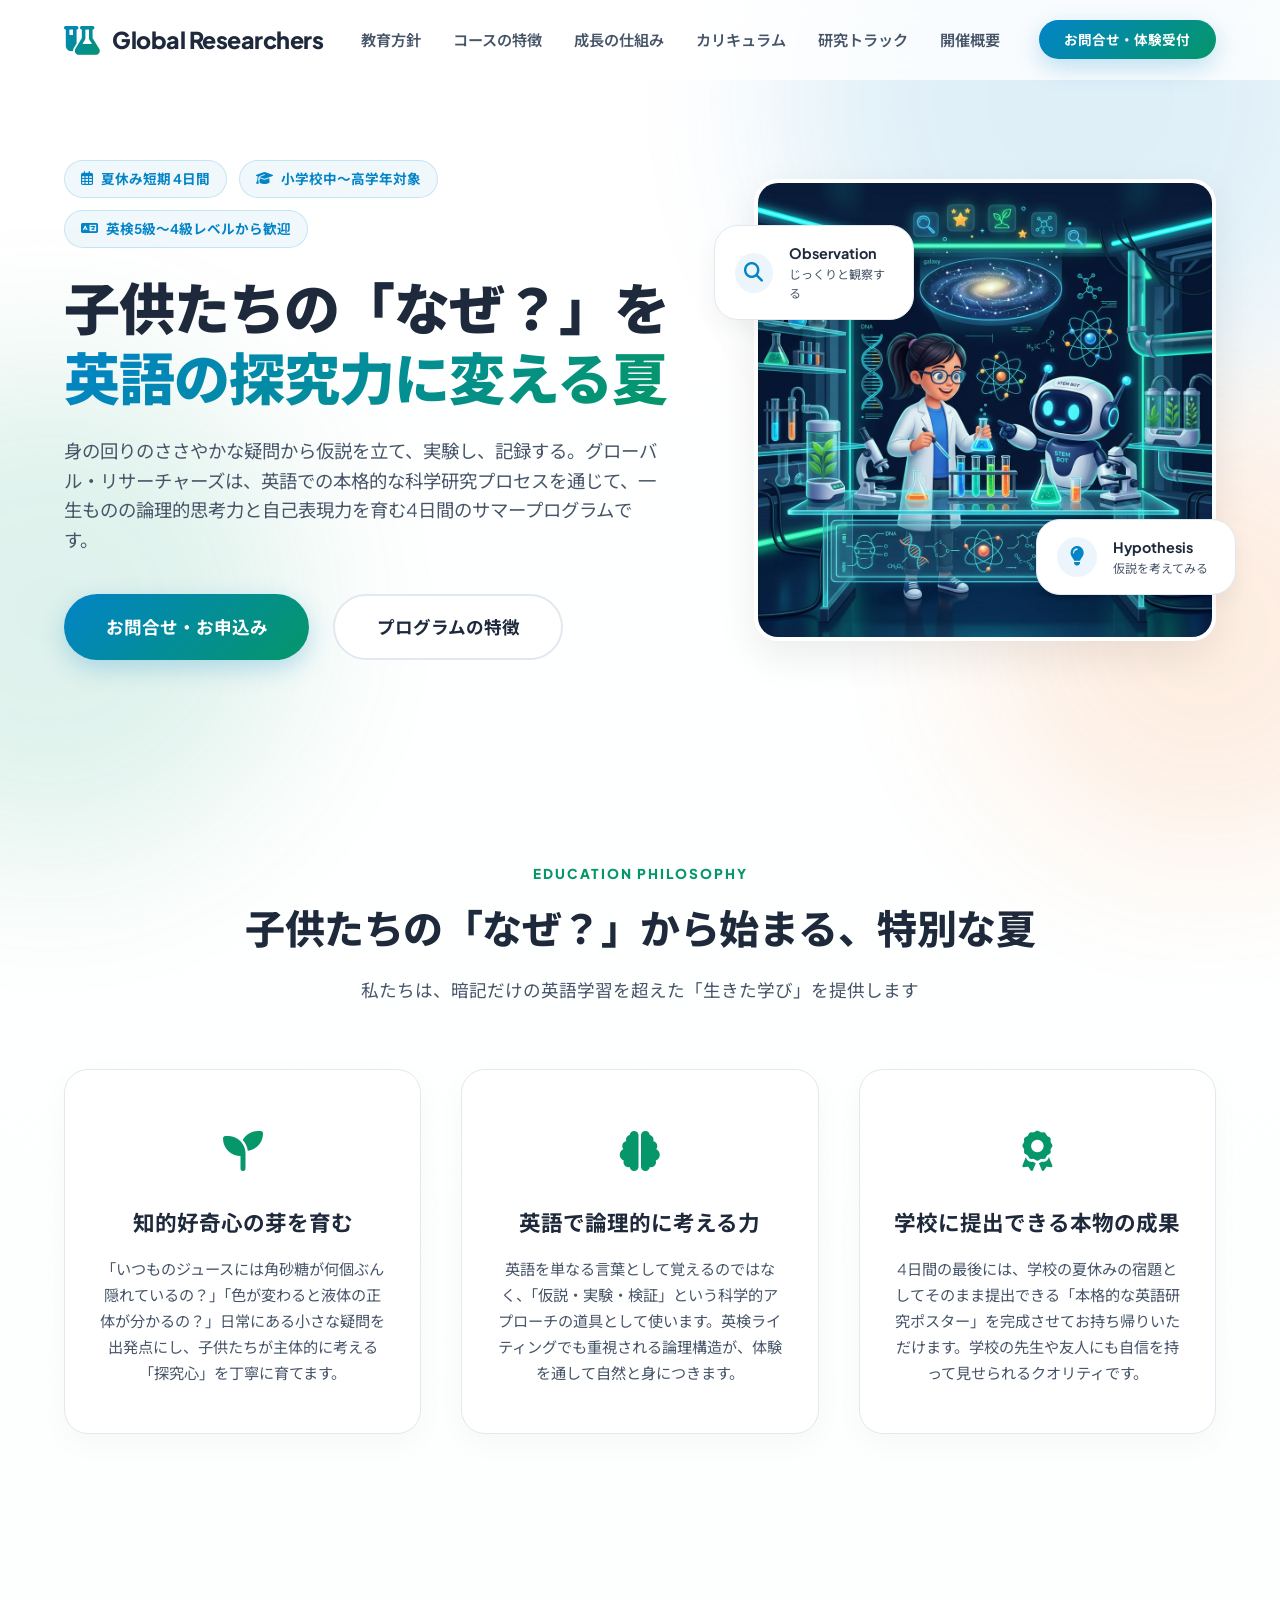
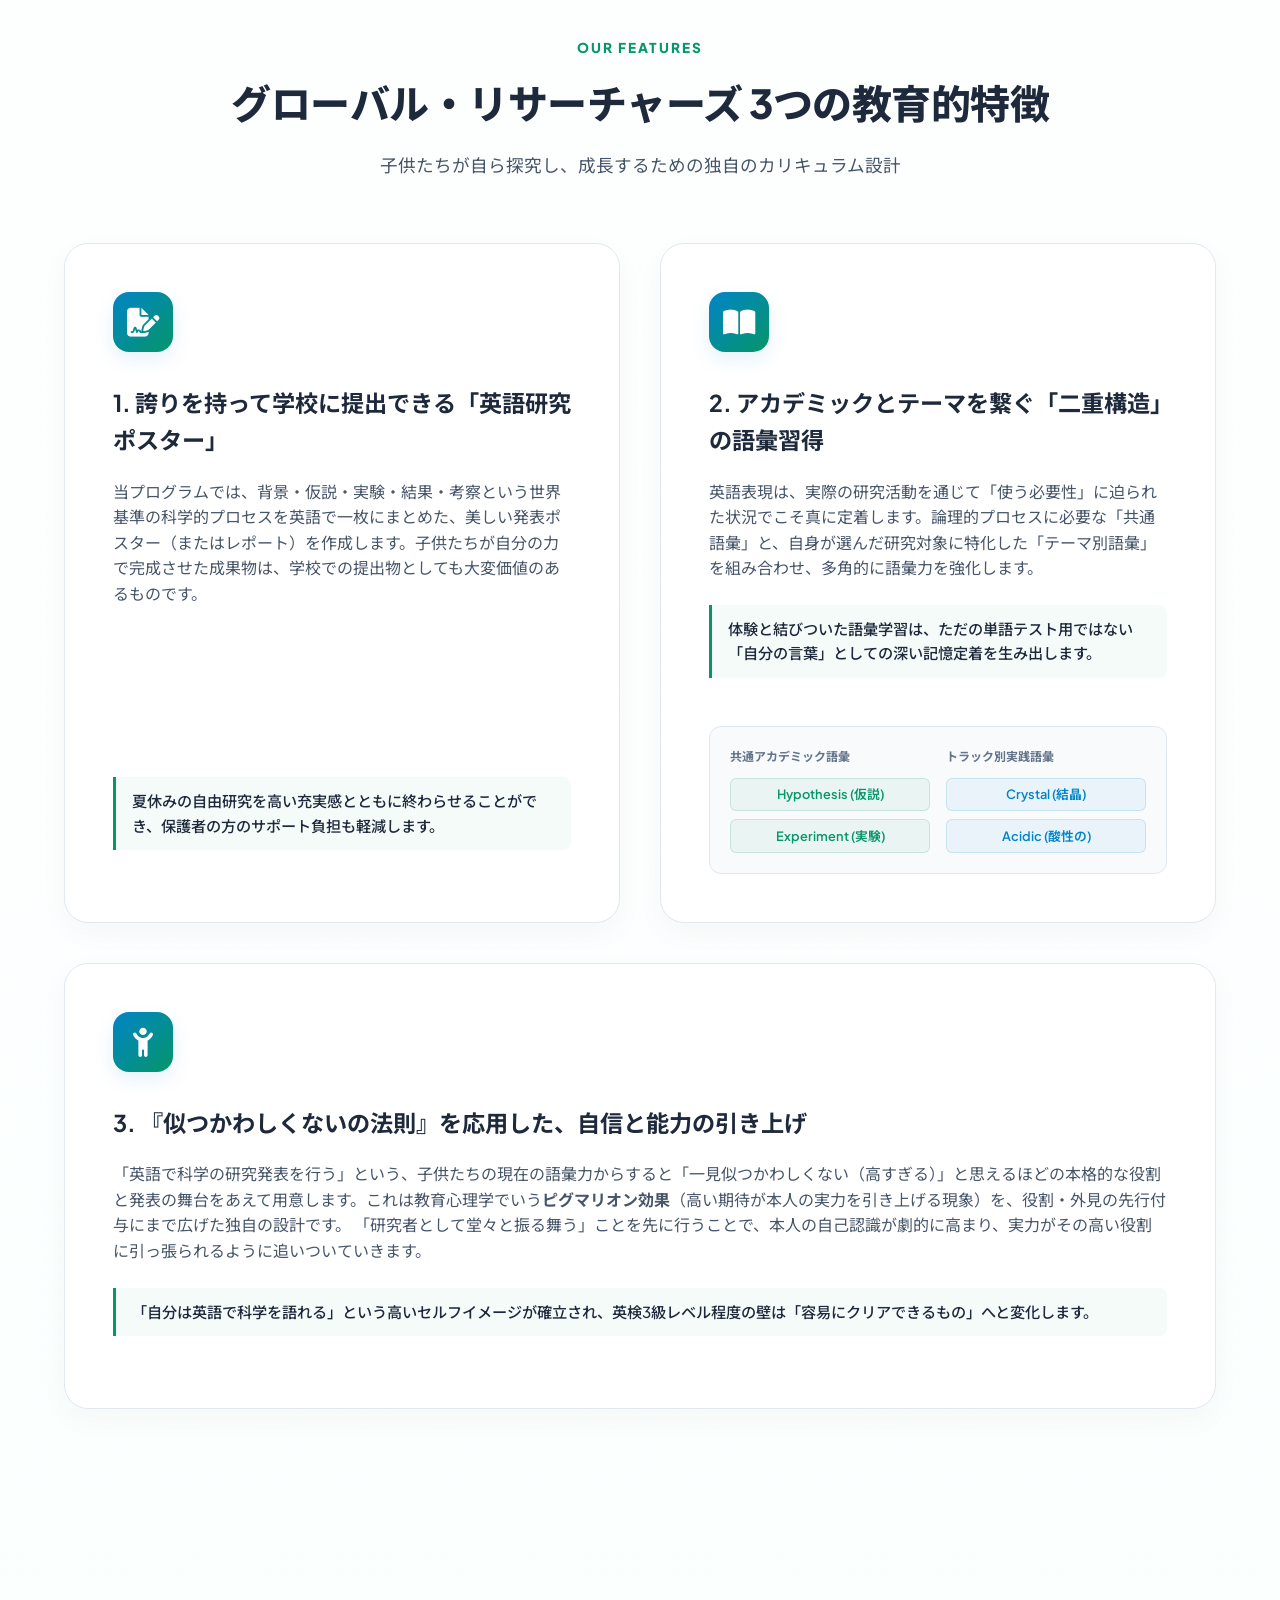
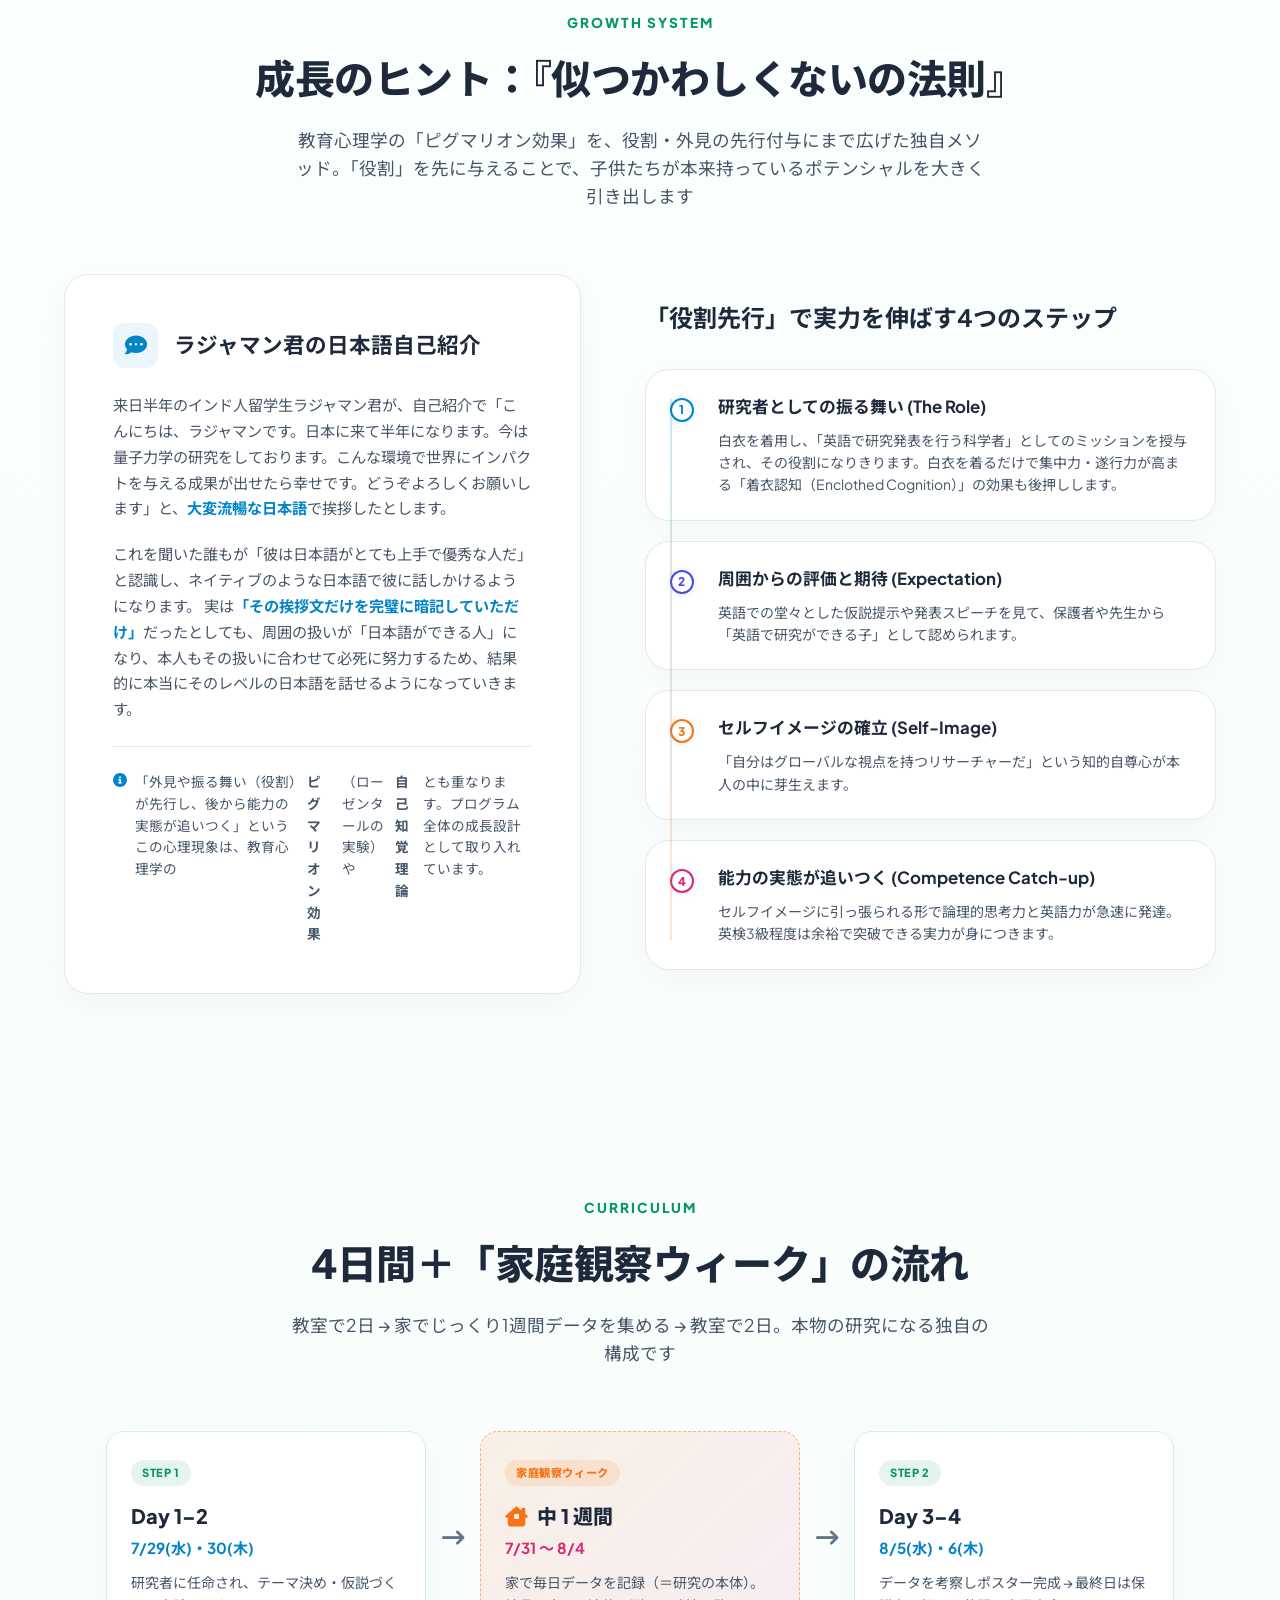
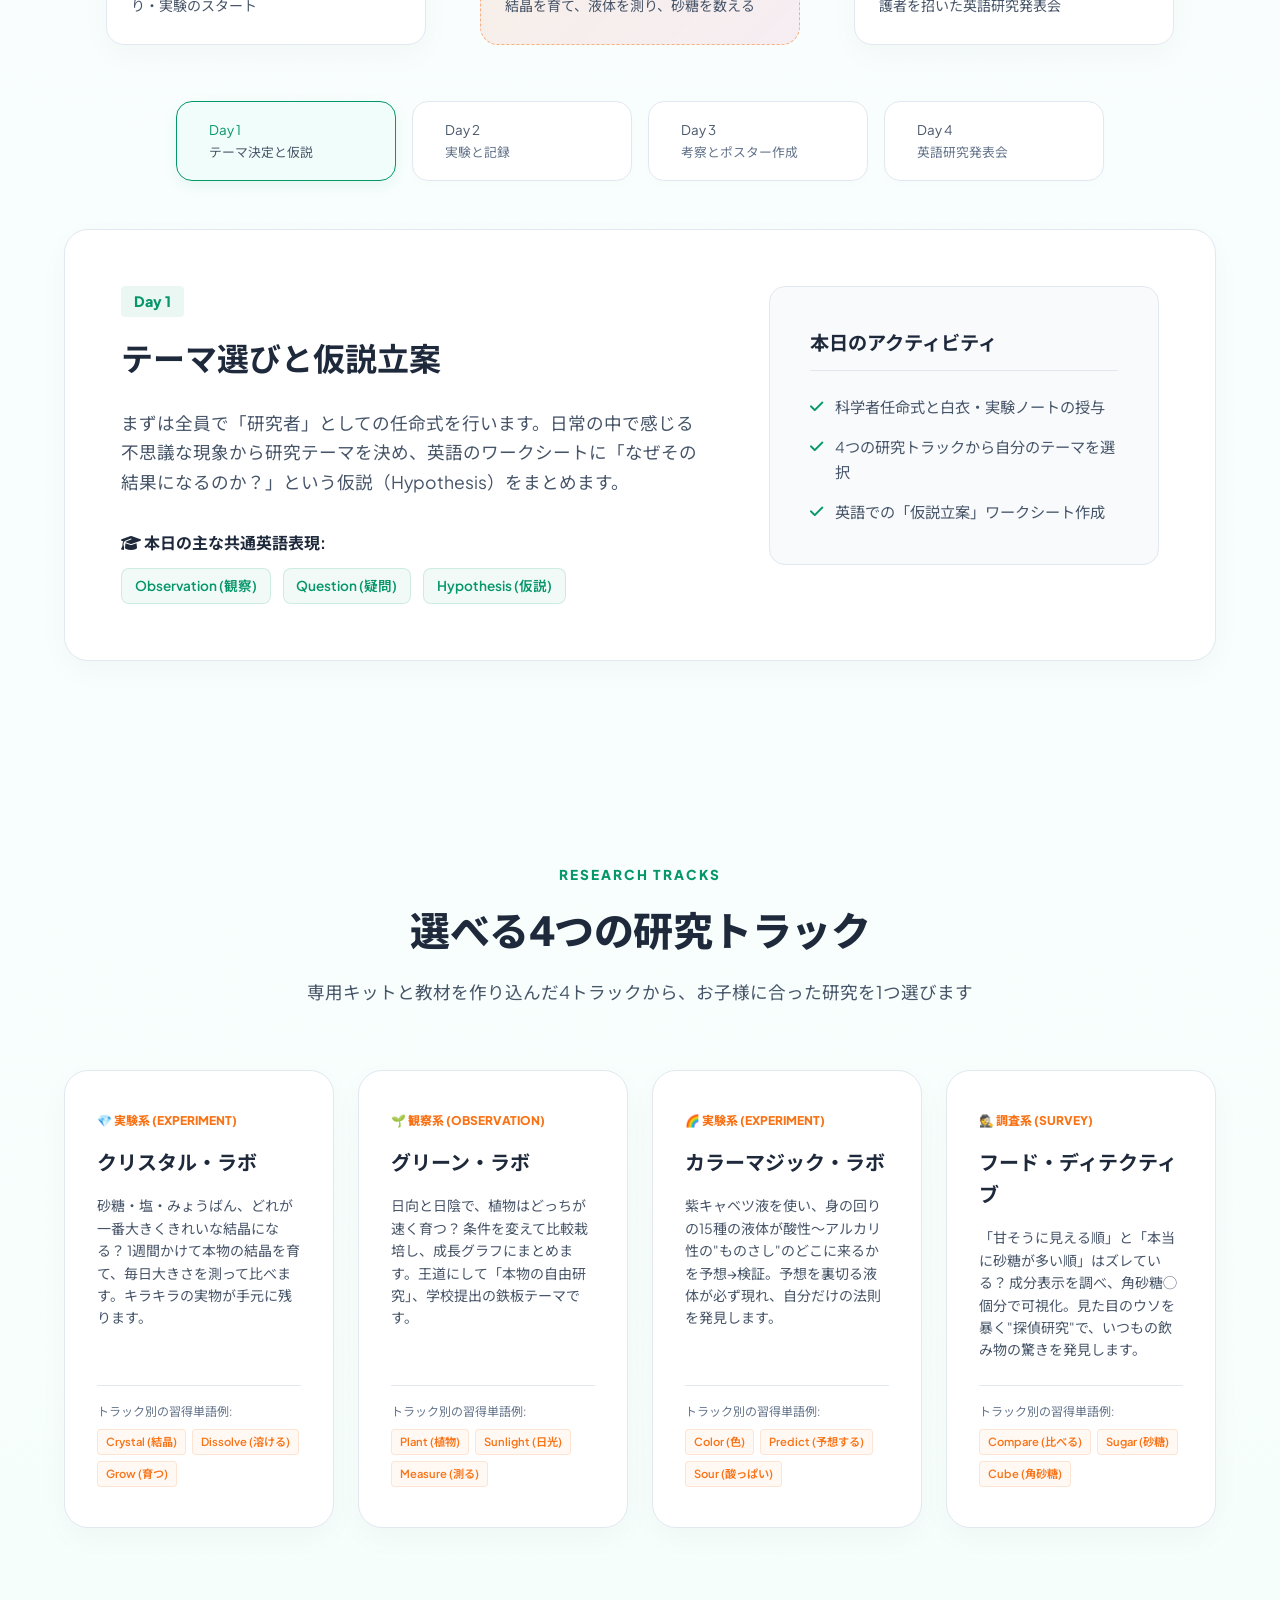
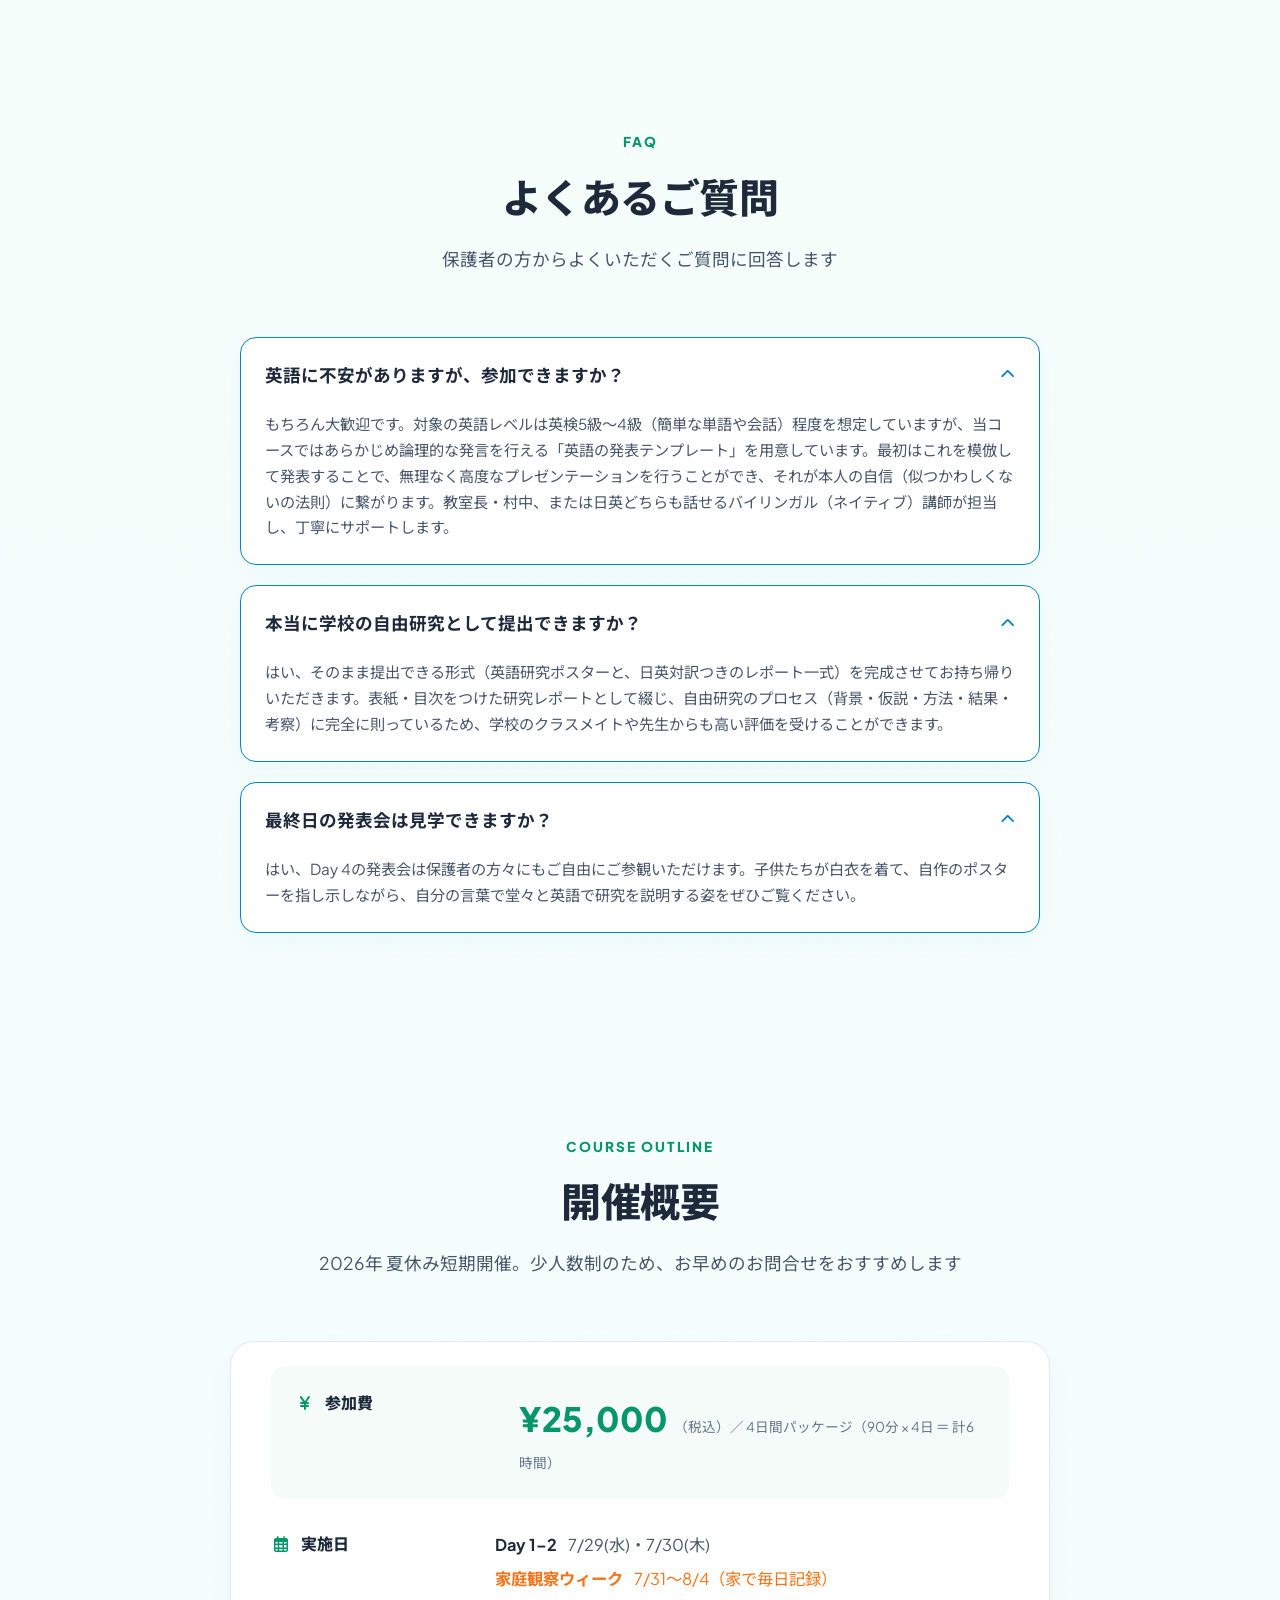
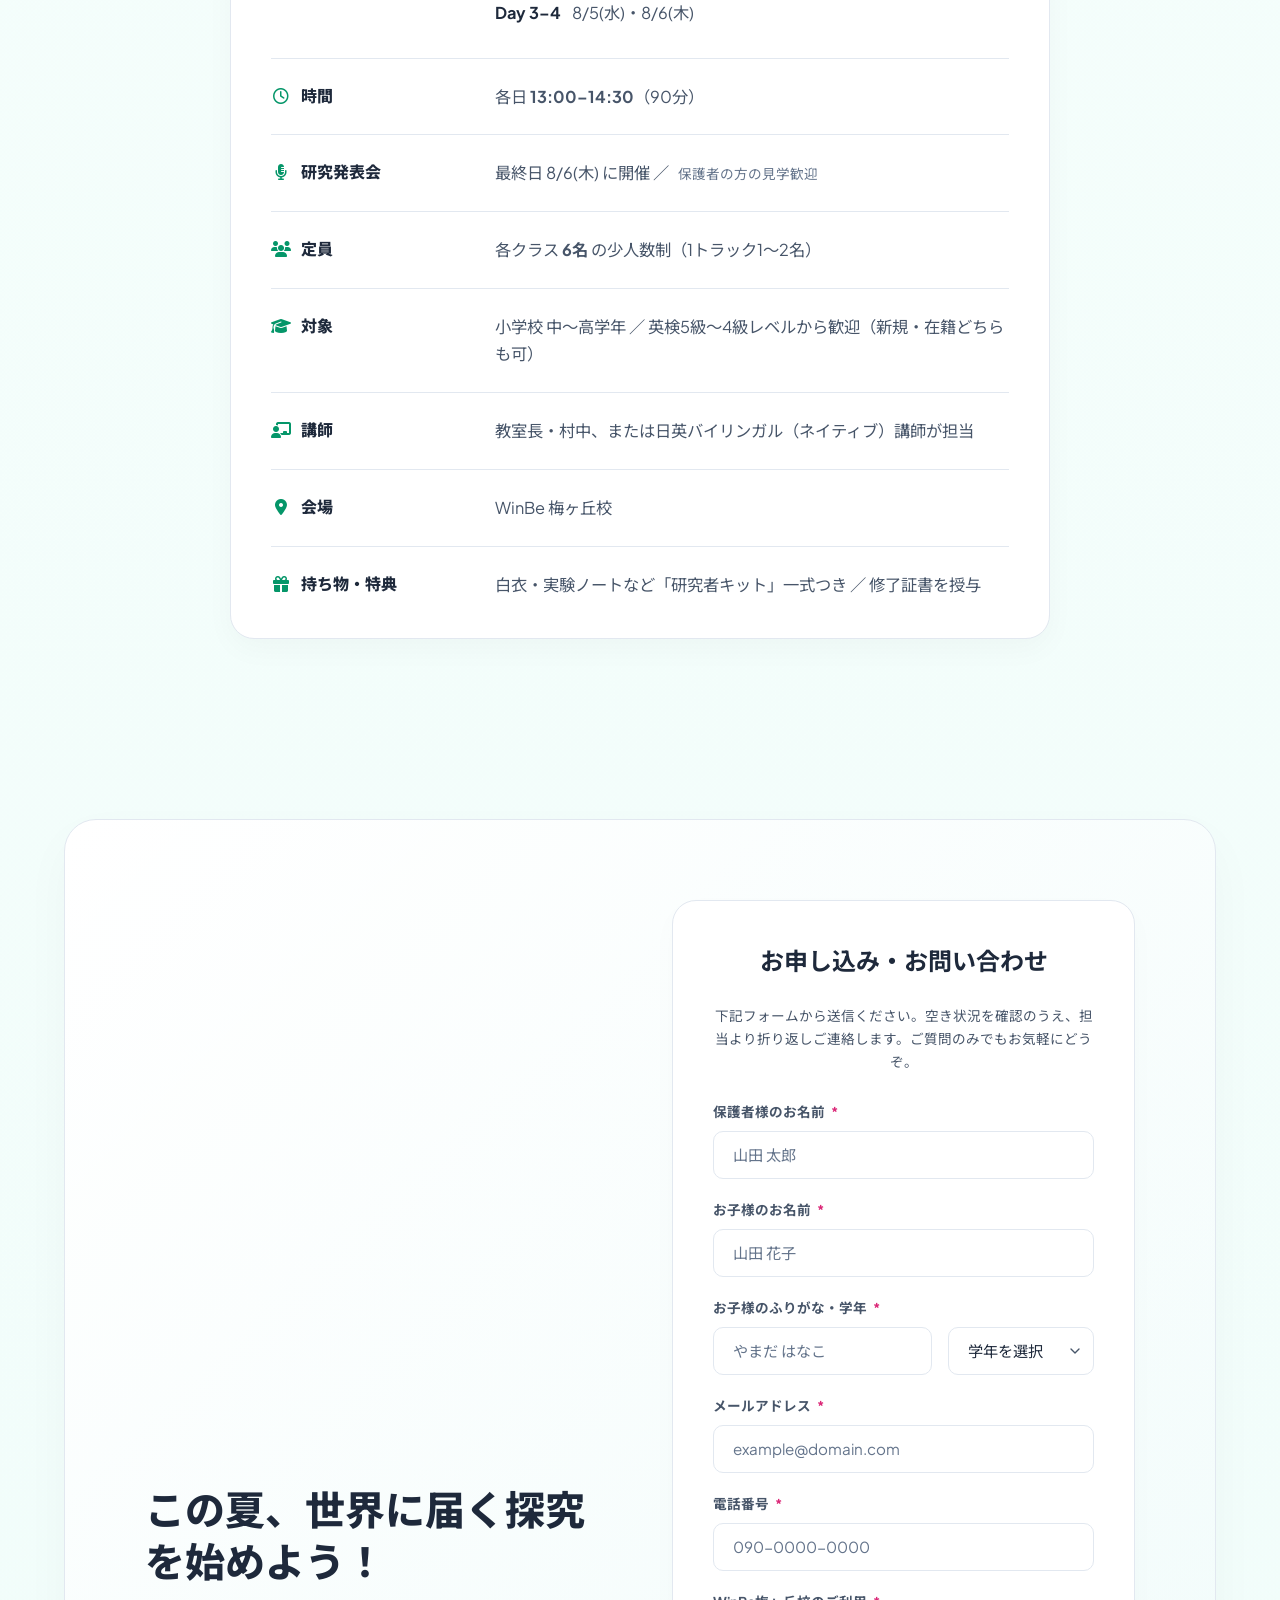
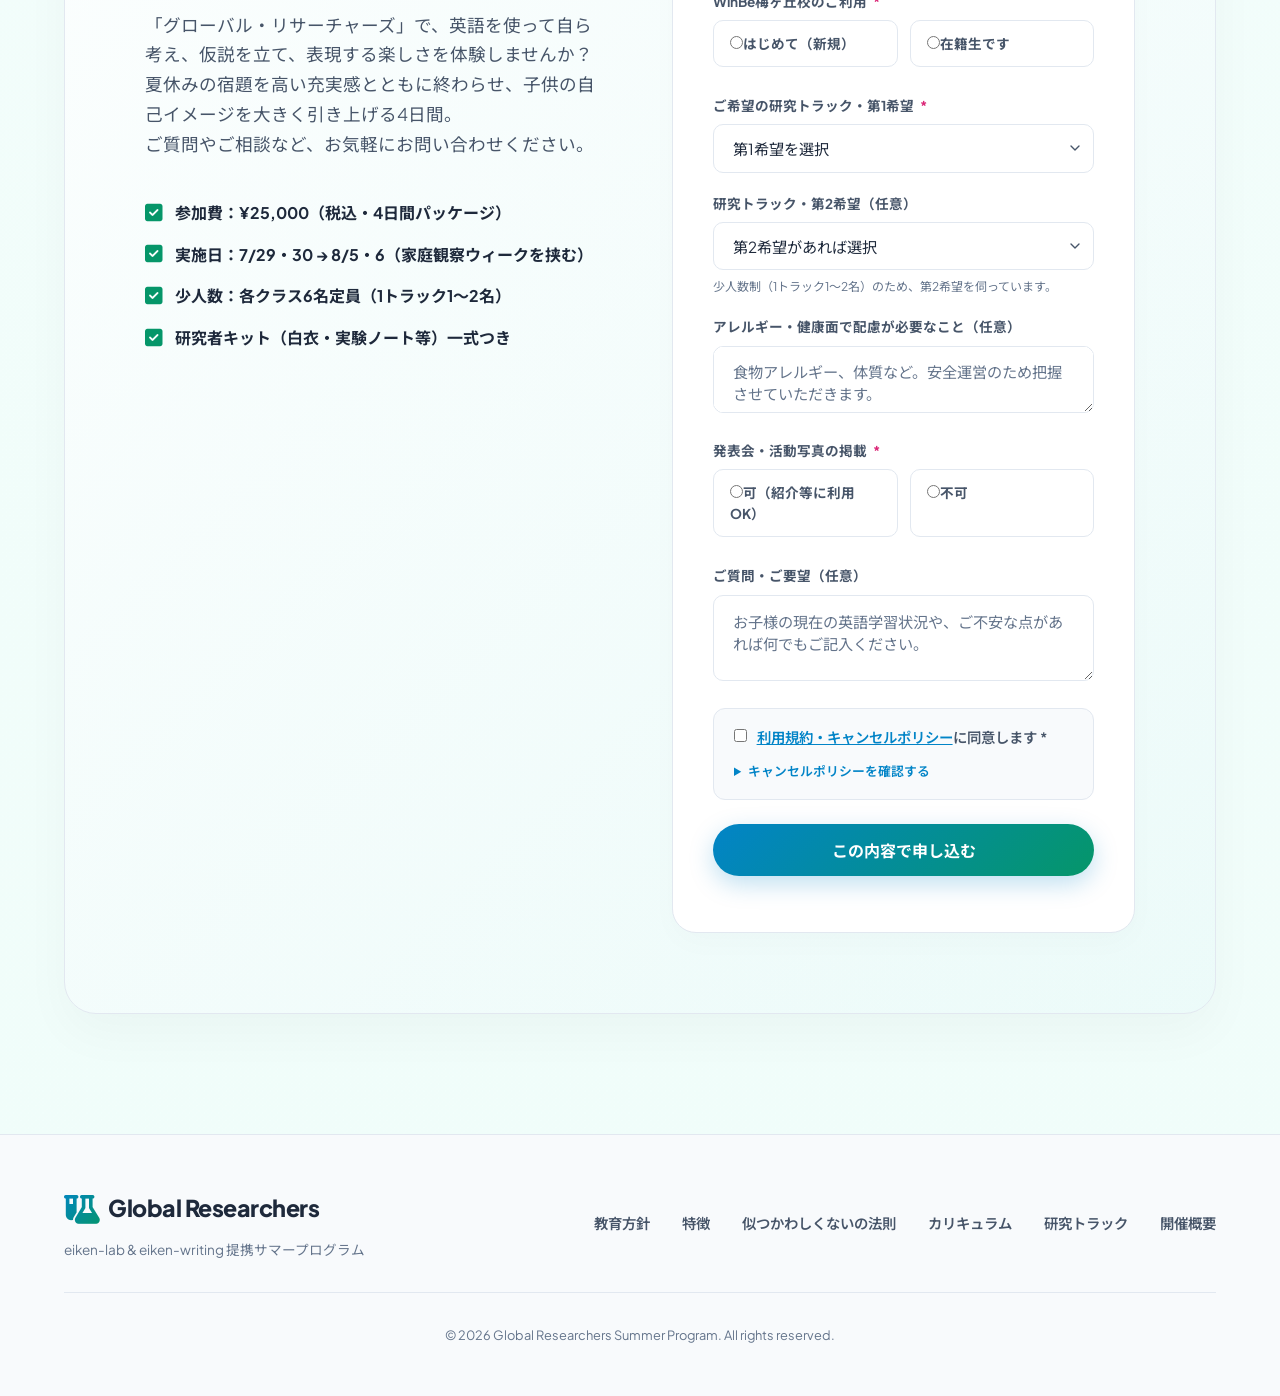
<file: 2026-summer-research/index.html>
<!DOCTYPE html>
<html lang="ja">
<head>
  <meta charset="UTF-8">
  <meta name="viewport" content="width=device-width, initial-scale=1.0">
  <meta name="description" content="英語で本格的な自由研究を完成！小学生向けサマーコース「グローバル・リサーチャーズ（Global Researchers）」公式サイト。4日間で科学的思考と英語表現力を優しく育むプログラム。">
  <title>グローバル・リサーチャーズ | 世界が驚く自由研究を英語で</title>
  <!-- Google Fonts -->
  <link rel="preconnect" href="https://fonts.googleapis.com">
  <link rel="preconnect" href="https://fonts.gstatic.com" crossorigin>
  <link href="https://fonts.googleapis.com/css2?family=Noto+Sans+JP:wght@300;400;500;700;900&family=Plus+Jakarta+Sans:wght@300;400;500;600;700;800&display=swap" rel="stylesheet">
  <!-- FontAwesome for Icons -->
  <link rel="stylesheet" href="https://cdnjs.cloudflare.com/ajax/libs/font-awesome/6.4.0/css/all.min.css">
  <!-- Custom Stylesheet -->
  <link rel="stylesheet" href="style.css">
</head>
<body>

  <!-- Background Decorative Pastel Orbs -->
  <div class="orb orb-1" id="bg-orb-1"></div>
  <div class="orb orb-2" id="bg-orb-2"></div>
  <div class="orb orb-3" id="bg-orb-3"></div>

  <!-- Navigation Bar -->
  <header id="main-header">
    <div class="header-container">
      <a href="#" class="logo" id="header-logo">
        <span class="logo-icon"><i class="fa-solid fa-flask-vial"></i></span>
        <span class="logo-text">Global Researchers</span>
      </a>
      <nav id="main-nav">
        <ul>
          <li><a href="#intro" id="nav-link-intro">教育方針</a></li>
          <li><a href="#about" id="nav-link-about">コースの特徴</a></li>
          <li><a href="#growth-principle" id="nav-link-principle">成長の仕組み</a></li>
          <li><a href="#schedule" id="nav-link-schedule">カリキュラム</a></li>
          <li><a href="#themes" id="nav-link-themes">研究トラック</a></li>
          <li><a href="#outline" id="nav-link-outline">開催概要</a></li>
        </ul>
      </nav>
      <div class="header-cta">
        <a href="#apply-form-section" class="btn btn-primary btn-sm" id="header-btn-apply">お問合せ・体験受付</a>
      </div>
      <button class="mobile-menu-toggle" id="btn-mobile-menu" aria-label="メニューを開閉">
        <span></span>
        <span></span>
        <span></span>
      </button>
    </div>
  </header>

  <!-- Hero Section -->
  <section id="hero" class="hero-section">
    <div class="container hero-container">
      <div class="hero-content fade-in-up">
        <div class="badge-container">
          <span class="badge" id="hero-badge-duration"><i class="fa-regular fa-calendar-days"></i> 夏休み短期 4日間</span>
          <span class="badge" id="hero-badge-target"><i class="fa-solid fa-graduation-cap"></i> 小学校中〜高学年対象</span>
          <span class="badge" id="hero-badge-level"><i class="fa-solid fa-language"></i> 英検5級〜4級レベルから歓迎</span>
        </div>
        <h1 class="hero-title" id="hero-main-title">
          子供たちの「なぜ？」を<br>
          <span class="text-gradient">英語の探究力に変える夏</span>
        </h1>
        <p class="hero-lead" id="hero-lead-text">
          身の回りのささやかな疑問から仮説を立て、実験し、記録する。グローバル・リサーチャーズは、英語での本格的な科学研究プロセスを通じて、一生ものの論理的思考力と自己表現力を育む4日間のサマープログラムです。
        </p>
        <div class="hero-actions">
          <a href="#apply-form-section" class="btn btn-primary btn-lg" id="hero-btn-primary">お問合せ・お申込み</a>
          <a href="#about" class="btn btn-secondary btn-lg" id="hero-btn-secondary">プログラムの特徴</a>
        </div>
      </div>
      <div class="hero-visual fade-in-up delay-200">
        <div class="visual-wrapper">
          <img src="assets/lab_hero.png" alt="子供たちが笑顔で科学実験と発表に取り組むイメージ" class="hero-img" id="hero-visual-image">
          <div class="visual-deco-card glass" id="hero-deco-card-1">
            <span class="deco-icon"><i class="fa-solid fa-magnifying-glass"></i></span>
            <div>
              <p class="deco-title">Observation</p>
              <p class="deco-desc">じっくりと観察する</p>
            </div>
          </div>
          <div class="visual-deco-card glass" id="hero-deco-card-2">
            <span class="deco-icon"><i class="fa-solid fa-lightbulb"></i></span>
            <div>
              <p class="deco-title">Hypothesis</p>
              <p class="deco-desc">仮説を考えてみる</p>
            </div>
          </div>
        </div>
      </div>
    </div>
  </section>

  <!-- Introduction Section (教育理念・導入) -->
  <section id="intro" class="section intro-section scroll-reveal">
    <div class="container">
      <div class="section-header text-center">
        <span class="section-tag">EDUCATION PHILOSOPHY</span>
        <h2 class="section-title">子供たちの「なぜ？」から始まる、特別な夏</h2>
        <p class="section-subtitle">私たちは、暗記だけの英語学習を超えた「生きた学び」を提供します</p>
      </div>
      <div class="intro-grid">
        <div class="intro-card glass scroll-reveal-up">
          <div class="intro-icon"><i class="fa-solid fa-seedling"></i></div>
          <h3>知的好奇心の芽を育む</h3>
          <p class="intro-text">
            「いつものジュースには角砂糖が何個ぶん隠れているの？」「色が変わると液体の正体が分かるの？」日常にある小さな疑問を出発点にし、子供たちが主体的に考える「探究心」を丁寧に育てます。
          </p>
        </div>
        <div class="intro-card glass scroll-reveal-up delay-100">
          <div class="intro-icon"><i class="fa-solid fa-brain"></i></div>
          <h3>英語で論理的に考える力</h3>
          <p class="intro-text">
            英語を単なる言葉として覚えるのではなく、「仮説・実験・検証」という科学的アプローチの道具として使います。英検ライティングでも重視される論理構造が、体験を通して自然と身につきます。
          </p>
        </div>
        <div class="intro-card glass scroll-reveal-up delay-200">
          <div class="intro-icon"><i class="fa-solid fa-award"></i></div>
          <h3>学校に提出できる本物の成果</h3>
          <p class="intro-text">
            4日間の最後には、学校の夏休みの宿題としてそのまま提出できる「本格的な英語研究ポスター」を完成させてお持ち帰りいただけます。学校の先生や友人にも自信を持って見せられるクオリティです。
          </p>
        </div>
      </div>
    </div>
  </section>

  <!-- Features Section (3大特徴) -->
  <section id="about" class="section about-section scroll-reveal">
    <div class="container">
      <div class="section-header text-center">
        <span class="section-tag">OUR FEATURES</span>
        <h2 class="section-title">グローバル・リサーチャーズ 3つの教育的特徴</h2>
        <p class="section-subtitle">子供たちが自ら探究し、成長するための独自のカリキュラム設計</p>
      </div>

      <div class="about-grid">
        <!-- Feature 1 -->
        <div class="about-card glass scroll-reveal-left">
          <div class="card-icon-wrapper"><i class="fa-solid fa-file-signature"></i></div>
          <h3>1. 誇りを持って学校に提出できる「英語研究ポスター」</h3>
          <p>
            当プログラムでは、背景・仮説・実験・結果・考察という世界基準の科学的プロセスを英語で一枚にまとめた、美しい発表ポスター（またはレポート）を作成します。子供たちが自分の力で完成させた成果物は、学校での提出物としても大変価値のあるものです。
          </p>
          <div class="card-highlight">
            夏休みの自由研究を高い充実感とともに終わらせることができ、保護者の方のサポート負担も軽減します。
          </div>
        </div>

        <!-- Feature 2 -->
        <div class="about-card glass scroll-reveal-right">
          <div class="card-icon-wrapper"><i class="fa-solid fa-book-open"></i></div>
          <h3>2. アカデミックとテーマを繋ぐ「二重構造」の語彙習得</h3>
          <p>
            英語表現は、実際の研究活動を通じて「使う必要性」に迫られた状況でこそ真に定着します。論理的プロセスに必要な「共通語彙」と、自身が選んだ研究対象に特化した「テーマ別語彙」を組み合わせ、多角的に語彙力を強化します。
          </p>
          <div class="card-highlight">
            体験と結びついた語彙学習は、ただの単語テスト用ではない「自分の言葉」としての深い記憶定着を生み出します。
          </div>
          <div class="vocabulary-infographic">
            <div class="infographic-column">
              <span class="info-label">共通アカデミック語彙</span>
              <span class="info-word">Hypothesis (仮説)</span>
              <span class="info-word">Experiment (実験)</span>
            </div>
            <div class="infographic-column">
              <span class="info-label">トラック別実践語彙</span>
              <span class="info-word">Crystal (結晶)</span>
              <span class="info-word">Acidic (酸性の)</span>
            </div>
          </div>
        </div>

        <!-- Feature 3 -->
        <div class="about-card glass scroll-reveal-up" style="grid-column: 1 / -1;">
          <div class="card-icon-wrapper"><i class="fa-solid fa-child-reaching"></i></div>
          <h3>3. 『似つかわしくないの法則』を応用した、自信と能力の引き上げ</h3>
          <p>
            「英語で科学の研究発表を行う」という、子供たちの現在の語彙力からすると「一見似つかわしくない（高すぎる）」と思えるほどの本格的な役割と発表の舞台をあえて用意します。これは教育心理学でいう<strong>ピグマリオン効果</strong>（高い期待が本人の実力を引き上げる現象）を、役割・外見の先行付与にまで広げた独自の設計です。
            「研究者として堂々と振る舞う」ことを先に行うことで、本人の自己認識が劇的に高まり、実力がその高い役割に引っ張られるように追いついていきます。
          </p>
          <div class="card-highlight">
            「自分は英語で科学を語れる」という高いセルフイメージが確立され、英検3級レベル程度の壁は「容易にクリアできるもの」へと変化します。
          </div>
        </div>
      </div>
    </div>
  </section>

  <!-- Growth Principle Section (似つかわしくないの法則の解説) -->
  <section id="growth-principle" class="section principle-section scroll-reveal">
    <div class="container">
      <div class="section-header text-center">
        <span class="section-tag">GROWTH SYSTEM</span>
        <h2 class="section-title">成長のヒント：『似つかわしくないの法則』</h2>
        <p class="section-subtitle">教育心理学の「ピグマリオン効果」を、役割・外見の先行付与にまで広げた独自メソッド。「役割」を先に与えることで、子供たちが本来持っているポテンシャルを大きく引き出します</p>
      </div>

      <div class="principle-content-grid">
        <!-- Story Column -->
        <div class="story-column glass scroll-reveal-left">
          <div class="story-header">
            <span class="story-icon"><i class="fa-solid fa-comment-dots"></i></span>
            <h3>ラジャマン君の日本語自己紹介</h3>
          </div>
          <p class="story-text">
            来日半年のインド人留学生ラジャマン君が、自己紹介で「こんにちは、ラジャマンです。日本に来て半年になります。今は量子力学の研究をしております。こんな環境で世界にインパクトを与える成果が出せたら幸せです。どうぞよろしくお願いします」と、<strong>大変流暢な日本語</strong>で挨拶したとします。
          </p>
          <p class="story-text">
            これを聞いた誰もが「彼は日本語がとても上手で優秀な人だ」と認識し、ネイティブのような日本語で彼に話しかけるようになります。
            実は<strong>「その挨拶文だけを完璧に暗記していただけ」</strong>だったとしても、周囲の扱いが「日本語ができる人」になり、本人もその扱いに合わせて必死に努力するため、結果的に本当にそのレベルの日本語を話せるようになっていきます。
          </p>
          <div class="story-footer-note">
            <i class="fa-solid fa-circle-info"></i>
            「外見や振る舞い（役割）が先行し、後から能力の実態が追いつく」というこの心理現象は、教育心理学の<strong>ピグマリオン効果</strong>（ローゼンタールの実験）や<strong>自己知覚理論</strong>とも重なります。プログラム全体の成長設計として取り入れています。
          </div>
        </div>

        <!-- System Column (Infographic steps) -->
        <div class="system-column scroll-reveal-right">
          <h3>「役割先行」で実力を伸ばす4つのステップ</h3>
          <div class="step-list">
            <!-- Step 1 -->
            <div class="step-item glass">
              <div class="step-num">1</div>
              <div class="step-info">
                <h4>研究者としての振る舞い (The Role)</h4>
                <p>白衣を着用し、「英語で研究発表を行う科学者」としてのミッションを授与され、その役割になりきります。白衣を着るだけで集中力・遂行力が高まる「着衣認知（Enclothed Cognition）」の効果も後押しします。</p>
              </div>
            </div>
            <!-- Step 2 -->
            <div class="step-item glass">
              <div class="step-num">2</div>
              <div class="step-info">
                <h4>周囲からの評価と期待 (Expectation)</h4>
                <p>英語での堂々とした仮説提示や発表スピーチを見て、保護者や先生から「英語で研究ができる子」として認められます。</p>
              </div>
            </div>
            <!-- Step 3 -->
            <div class="step-item glass">
              <div class="step-num">3</div>
              <div class="step-info">
                <h4>セルフイメージの確立 (Self-Image)</h4>
                <p>「自分はグローバルな視点を持つリサーチャーだ」という知的自尊心が本人の中に芽生えます。</p>
              </div>
            </div>
            <!-- Step 4 -->
            <div class="step-item glass">
              <div class="step-num">4</div>
              <div class="step-info">
                <h4>能力の実態が追いつく (Competence Catch-up)</h4>
                <p>セルフイメージに引っ張られる形で論理的思考力と英語力が急速に発達。英検3級程度は余裕で突破できる実力が身につきます。</p>
              </div>
            </div>
          </div>
        </div>
      </div>
    </div>
  </section>

  <!-- Schedule Section -->
  <section id="schedule" class="section schedule-section scroll-reveal">
    <div class="container">
      <div class="section-header text-center">
        <span class="section-tag">CURRICULUM</span>
        <h2 class="section-title">4日間＋「家庭観察ウィーク」の流れ</h2>
        <p class="section-subtitle">教室で2日 → 家でじっくり1週間データを集める → 教室で2日。本物の研究になる独自の構成です</p>
      </div>

      <!-- Hybrid Flow Timeline -->
      <div class="schedule-flow" id="schedule-flow">
        <div class="flow-step glass">
          <span class="flow-badge">STEP 1</span>
          <span class="flow-days">Day 1–2</span>
          <span class="flow-date">7/29(水)・30(木)</span>
          <p class="flow-desc">研究者に任命され、テーマ決め・仮説づくり・実験のスタート</p>
        </div>
        <div class="flow-arrow"><i class="fa-solid fa-arrow-right-long"></i></div>
        <div class="flow-step flow-step-home">
          <span class="flow-badge flow-badge-home">家庭観察ウィーク</span>
          <span class="flow-days"><i class="fa-solid fa-house-chimney-window"></i> 中 1 週間</span>
          <span class="flow-date">7/31 〜 8/4</span>
          <p class="flow-desc">家で毎日データを記録（＝研究の本体）。結晶を育て、液体を測り、砂糖を数える</p>
        </div>
        <div class="flow-arrow"><i class="fa-solid fa-arrow-right-long"></i></div>
        <div class="flow-step glass">
          <span class="flow-badge">STEP 2</span>
          <span class="flow-days">Day 3–4</span>
          <span class="flow-date">8/5(水)・6(木)</span>
          <p class="flow-desc">データを考察しポスター完成 → 最終日は保護者を招いた英語研究発表会</p>
        </div>
      </div>

      <!-- Tab Buttons -->
      <div class="schedule-tab-nav" id="schedule-tabs">
        <button class="tab-btn active" data-day="1" id="btn-tab-day1">Day 1<span>テーマ決定と仮説</span></button>
        <button class="tab-btn" data-day="2" id="btn-tab-day2">Day 2<span>実験と記録</span></button>
        <button class="tab-btn" data-day="3" id="btn-tab-day3">Day 3<span>考察とポスター作成</span></button>
        <button class="tab-btn" data-day="4" id="btn-tab-day4">Day 4<span>英語研究発表会</span></button>
      </div>

      <!-- Tab Content Panels -->
      <div class="schedule-tab-content glass" id="schedule-content-panel">
        <!-- Day 1 Panel -->
        <div class="tab-panel active" data-day="1" id="panel-day1">
          <div class="panel-grid">
            <div class="panel-info">
              <span class="day-label">Day 1</span>
              <h3>テーマ選びと仮説立案</h3>
              <p class="panel-desc">
                まずは全員で「研究者」としての任命式を行います。日常の中で感じる不思議な現象から研究テーマを決め、英語のワークシートに「なぜその結果になるのか？」という仮説（Hypothesis）をまとめます。
              </p>
              <div class="key-vocabulary">
                <h4><i class="fa-solid fa-graduation-cap"></i> 本日の主な共通英語表現:</h4>
                <div class="vocab-tags">
                  <span>Observation (観察)</span>
                  <span>Question (疑問)</span>
                  <span>Hypothesis (仮説)</span>
                </div>
              </div>
            </div>
            <div class="panel-activity">
              <h4>本日のアクティビティ</h4>
              <ul>
                <li><i class="fa-solid fa-check"></i> 科学者任命式と白衣・実験ノートの授与</li>
                <li><i class="fa-solid fa-check"></i> 4つの研究トラックから自分のテーマを選択</li>
                <li><i class="fa-solid fa-check"></i> 英語での「仮説立案」ワークシート作成</li>
              </ul>
            </div>
          </div>
        </div>

        <!-- Day 2 Panel -->
        <div class="tab-panel" data-day="2" id="panel-day2">
          <div class="panel-grid">
            <div class="panel-info">
              <span class="day-label">Day 2</span>
              <h3>実験・調査・データ収集</h3>
              <p class="panel-desc">
                テーマに沿って実際に手を動かし、実験や観察を行います。英語で数値を測定（Measure）し記録（Record）する練習をしたら、<strong>家庭観察キットを持ち帰り</strong>、続く1週間の毎日の記録ミッションに挑みます。
              </p>
              <div class="key-vocabulary">
                <h4><i class="fa-solid fa-graduation-cap"></i> 本日の主な共通英語表現:</h4>
                <div class="vocab-tags">
                  <span>Experiment (実験)</span>
                  <span>Measure (測定)</span>
                  <span>Record (記録)</span>
                </div>
              </div>
            </div>
            <div class="panel-activity">
              <h4>本日のアクティビティ</h4>
              <ul>
                <li><i class="fa-solid fa-check"></i> 教室での実験・計測と記録の練習</li>
                <li><i class="fa-solid fa-check"></i> 家庭観察キットの受け取りと使い方の習得</li>
                <li><i class="fa-solid fa-check"></i> 1週間の「毎日記録ミッション」スタート</li>
              </ul>
            </div>
          </div>
        </div>

        <!-- Day 3 Panel -->
        <div class="tab-panel" data-day="3" id="panel-day3">
          <div class="panel-grid">
            <div class="panel-info">
              <span class="day-label">Day 3</span>
              <h3>結果整理・考察・資料作成</h3>
              <p class="panel-desc">
                家庭観察ウィークで集めたデータを持ち寄り、グラフや表にして結果（Result）をまとめます。仮説が正しかったかを振り返り、 because（なぜなら）や therefore（したがって）を用いて論理的に説明する発表用ポスターを作成します。
              </p>
              <div class="key-vocabulary">
                <h4><i class="fa-solid fa-graduation-cap"></i> 本日の主な共通英語表現:</h4>
                <div class="vocab-tags">
                  <span>Result (結果)</span>
                  <span>Because (なぜなら)</span>
                  <span>Therefore (したがって)</span>
                </div>
              </div>
            </div>
            <div class="panel-activity">
              <h4>本日のアクティビティ</h4>
              <ul>
                <li><i class="fa-solid fa-check"></i> 英語のデータグラフ・表の作成</li>
                <li><i class="fa-solid fa-check"></i> 原因と結果を結ぶスピーチ原稿の作成</li>
                <li><i class="fa-solid fa-check"></i> 発表用ポスターと提出用レポートの仕上げ</li>
              </ul>
            </div>
          </div>
        </div>

        <!-- Day 4 Panel -->
        <div class="tab-panel" data-day="4" id="panel-day4">
          <div class="panel-grid">
            <div class="panel-info">
              <span class="day-label">Day 4</span>
              <h3>研究発表会（英語プレゼンテーション）</h3>
              <p class="panel-desc">
                最終日は、保護者の方々をお招きした英語研究発表会です。自身が発見したことや実験の成果を、スライドやポスターを指し示しながら堂々と英語でプレゼンテーションし、最後は認定証を授与されます。
              </p>
              <div class="key-vocabulary">
                <h4><i class="fa-solid fa-graduation-cap"></i> 本日の主な共通英語表現:</h4>
                <div class="vocab-tags">
                  <span>Presentation (発表)</span>
                  <span>Conclusion (結論)</span>
                  <span>Researcher (研究者)</span>
                </div>
              </div>
            </div>
            <div class="panel-activity">
              <h4>本日のアクティビティ</h4>
              <ul>
                <li><i class="fa-solid fa-check"></i> 英語プレゼンテーションの最終練習</li>
                <li><i class="fa-solid fa-check"></i> 保護者の前でのポスターセッション発表</li>
                <li><i class="fa-solid fa-check"></i> 「グローバル・リサーチャー認定証」授与式</li>
              </ul>
            </div>
          </div>
        </div>
      </div>
    </div>
  </section>

  <!-- Themes Section (テーマカタログ) -->
  <section id="themes" class="section themes-section scroll-reveal">
    <div class="container">
      <div class="section-header text-center">
        <span class="section-tag">RESEARCH TRACKS</span>
        <h2 class="section-title">選べる4つの研究トラック</h2>
        <p class="section-subtitle">専用キットと教材を作り込んだ4トラックから、お子様に合った研究を1つ選びます</p>
      </div>

      <div class="themes-grid">
        <!-- Track 1: Crystal Lab -->
        <div class="theme-card glass scroll-reveal-up" id="theme-card-1">
          <div class="theme-badge">💎 実験系 (Experiment)</div>
          <h3 class="theme-title">クリスタル・ラボ</h3>
          <p class="theme-desc">砂糖・塩・みょうばん、どれが一番大きくきれいな結晶になる？ 1週間かけて本物の結晶を育て、毎日大きさを測って比べます。キラキラの実物が手元に残ります。</p>
          <div class="theme-footer">
            <span class="vocab-label">トラック別の習得単語例:</span>
            <div class="theme-vocabs">
              <span>Crystal (結晶)</span>
              <span>Dissolve (溶ける)</span>
              <span>Grow (育つ)</span>
            </div>
          </div>
        </div>

        <!-- Track 2: Green Lab -->
        <div class="theme-card glass scroll-reveal-up delay-100" id="theme-card-2">
          <div class="theme-badge">🌱 観察系 (Observation)</div>
          <h3 class="theme-title">グリーン・ラボ</h3>
          <p class="theme-desc">日向と日陰で、植物はどっちが速く育つ？ 条件を変えて比較栽培し、成長グラフにまとめます。王道にして「本物の自由研究」、学校提出の鉄板テーマです。</p>
          <div class="theme-footer">
            <span class="vocab-label">トラック別の習得単語例:</span>
            <div class="theme-vocabs">
              <span>Plant (植物)</span>
              <span>Sunlight (日光)</span>
              <span>Measure (測る)</span>
            </div>
          </div>
        </div>

        <!-- Track 3: Color Magic Lab -->
        <div class="theme-card glass scroll-reveal-up delay-200" id="theme-card-3">
          <div class="theme-badge">🌈 実験系 (Experiment)</div>
          <h3 class="theme-title">カラーマジック・ラボ</h3>
          <p class="theme-desc">紫キャベツ液を使い、身の回りの15種の液体が酸性〜アルカリ性の"ものさし"のどこに来るかを予想→検証。予想を裏切る液体が必ず現れ、自分だけの法則を発見します。</p>
          <div class="theme-footer">
            <span class="vocab-label">トラック別の習得単語例:</span>
            <div class="theme-vocabs">
              <span>Color (色)</span>
              <span>Predict (予想する)</span>
              <span>Sour (酸っぱい)</span>
            </div>
          </div>
        </div>

        <!-- Track 4: Food Detective -->
        <div class="theme-card glass scroll-reveal-up delay-300" id="theme-card-4">
          <div class="theme-badge">🕵️ 調査系 (Survey)</div>
          <h3 class="theme-title">フード・ディテクティブ</h3>
          <p class="theme-desc">「甘そうに見える順」と「本当に砂糖が多い順」はズレている？ 成分表示を調べ、角砂糖◯個分で可視化。見た目のウソを暴く"探偵研究"で、いつもの飲み物の驚きを発見します。</p>
          <div class="theme-footer">
            <span class="vocab-label">トラック別の習得単語例:</span>
            <div class="theme-vocabs">
              <span>Compare (比べる)</span>
              <span>Sugar (砂糖)</span>
              <span>Cube (角砂糖)</span>
            </div>
          </div>
        </div>
      </div>
    </div>
  </section>

  <!-- FAQ Section -->
  <section id="faq" class="section faq-section scroll-reveal">
    <div class="container">
      <div class="section-header text-center">
        <span class="section-tag">FAQ</span>
        <h2 class="section-title">よくあるご質問</h2>
        <p class="section-subtitle">保護者の方からよくいただくご質問に回答します</p>
      </div>

      <div class="faq-accordion">
        <div class="faq-item glass scroll-reveal-up">
          <button class="faq-question">
            <span>英語に不安がありますが、参加できますか？</span>
            <i class="fa-solid fa-chevron-down"></i>
          </button>
          <div class="faq-answer">
            <p>
              もちろん大歓迎です。対象の英語レベルは英検5級〜4級（簡単な単語や会話）程度を想定していますが、当コースではあらかじめ論理的な発言を行える「英語の発表テンプレート」を用意しています。最初はこれを模倣して発表することで、無理なく高度なプレゼンテーションを行うことができ、それが本人の自信（似つかわしくないの法則）に繋がります。教室長・村中、または日英どちらも話せるバイリンガル（ネイティブ）講師が担当し、丁寧にサポートします。
            </p>
          </div>
        </div>

        <div class="faq-item glass scroll-reveal-up delay-100">
          <button class="faq-question">
            <span>本当に学校の自由研究として提出できますか？</span>
            <i class="fa-solid fa-chevron-down"></i>
          </button>
          <div class="faq-answer">
            <p>
              はい、そのまま提出できる形式（英語研究ポスターと、日英対訳つきのレポート一式）を完成させてお持ち帰りいただきます。表紙・目次をつけた研究レポートとして綴じ、自由研究のプロセス（背景・仮説・方法・結果・考察）に完全に則っているため、学校のクラスメイトや先生からも高い評価を受けることができます。
            </p>
          </div>
        </div>

        <div class="faq-item glass scroll-reveal-up delay-200">
          <button class="faq-question">
            <span>最終日の発表会は見学できますか？</span>
            <i class="fa-solid fa-chevron-down"></i>
          </button>
          <div class="faq-answer">
            <p>
              はい、Day 4の発表会は保護者の方々にもご自由にご参観いただけます。子供たちが白衣を着て、自作のポスターを指し示しながら、自分の言葉で堂々と英語で研究を説明する姿をぜひご覧ください。
            </p>
          </div>
        </div>
      </div>
    </div>
  </section>

  <!-- Course Outline Section (開催概要) -->
  <section id="outline" class="section outline-section scroll-reveal">
    <div class="container">
      <div class="section-header text-center">
        <span class="section-tag">COURSE OUTLINE</span>
        <h2 class="section-title">開催概要</h2>
        <p class="section-subtitle">2026年 夏休み短期開催。少人数制のため、お早めのお問合せをおすすめします</p>
      </div>

      <div class="outline-card glass scroll-reveal-up">
        <dl class="outline-list">
          <div class="outline-row outline-row-highlight">
            <dt><i class="fa-solid fa-yen-sign"></i> 参加費</dt>
            <dd><strong class="outline-price">¥25,000</strong><span class="outline-note">（税込）／ 4日間パッケージ（90分 × 4日 ＝ 計6時間）</span></dd>
          </div>
          <div class="outline-row">
            <dt><i class="fa-regular fa-calendar-days"></i> 実施日</dt>
            <dd>
              <span class="outline-phase"><b>Day 1–2</b> 7/29(水)・7/30(木)</span>
              <span class="outline-phase outline-phase-home"><b>家庭観察ウィーク</b> 7/31〜8/4（家で毎日記録）</span>
              <span class="outline-phase"><b>Day 3–4</b> 8/5(水)・8/6(木)</span>
            </dd>
          </div>
          <div class="outline-row">
            <dt><i class="fa-regular fa-clock"></i> 時間</dt>
            <dd>各日 <b>13:00–14:30</b>（90分）</dd>
          </div>
          <div class="outline-row">
            <dt><i class="fa-solid fa-microphone-lines"></i> 研究発表会</dt>
            <dd>最終日 8/6(木) に開催 ／ <span class="outline-note">保護者の方の見学歓迎</span></dd>
          </div>
          <div class="outline-row">
            <dt><i class="fa-solid fa-users"></i> 定員</dt>
            <dd>各クラス <strong>6名</strong> の少人数制（1トラック1〜2名）</dd>
          </div>
          <div class="outline-row">
            <dt><i class="fa-solid fa-graduation-cap"></i> 対象</dt>
            <dd>小学校 中〜高学年 ／ 英検5級〜4級レベルから歓迎（新規・在籍どちらも可）</dd>
          </div>
          <div class="outline-row">
            <dt><i class="fa-solid fa-chalkboard-user"></i> 講師</dt>
            <dd>教室長・村中、または日英バイリンガル（ネイティブ）講師が担当</dd>
          </div>
          <div class="outline-row">
            <dt><i class="fa-solid fa-location-dot"></i> 会場</dt>
            <dd>WinBe 梅ヶ丘校</dd>
          </div>
          <div class="outline-row">
            <dt><i class="fa-solid fa-gift"></i> 持ち物・特典</dt>
            <dd>白衣・実験ノートなど「研究者キット」一式つき ／ 修了証書を授与</dd>
          </div>
        </dl>
      </div>
    </div>
  </section>

  <!-- Apply / Form Section -->
  <section id="apply-form-section" class="section cta-section scroll-reveal">
    <div class="container cta-container glass">
      <div class="cta-content-wrapper">
        <div class="cta-intro scroll-reveal-left">
          <h2>この夏、世界に届く探究を始めよう！</h2>
          <p>
            「グローバル・リサーチャーズ」で、英語を使って自ら考え、仮説を立て、表現する楽しさを体験しませんか？<br>
            夏休みの宿題を高い充実感とともに終わらせ、子供の自己イメージを大きく引き上げる4日間。<br>
            ご質問やご相談など、お気軽にお問い合わせください。
          </p>
          <div class="cta-features">
            <div><i class="fa-solid fa-square-check"></i> 参加費：¥25,000（税込・4日間パッケージ）</div>
            <div><i class="fa-solid fa-square-check"></i> 実施日：7/29・30 → 8/5・6（家庭観察ウィークを挟む）</div>
            <div><i class="fa-solid fa-square-check"></i> 少人数：各クラス6名定員（1トラック1〜2名）</div>
            <div><i class="fa-solid fa-square-check"></i> 研究者キット（白衣・実験ノート等）一式つき</div>
          </div>
        </div>

        <div class="cta-form-wrapper scroll-reveal-right" id="form-container">
          <form class="cta-form" id="apply-form" novalidate>
            <h3 class="form-title">お申し込み・お問い合わせ</h3>
            <p class="form-lead">下記フォームから送信ください。空き状況を確認のうえ、担当より折り返しご連絡します。ご質問のみでもお気軽にどうぞ。</p>

            <div class="form-group">
              <label for="parent-name">保護者様のお名前 <span class="required">*</span></label>
              <input type="text" id="parent-name" name="parent-name" placeholder="山田 太郎" required>
            </div>

            <div class="form-group">
              <label for="student-name">お子様のお名前 <span class="required">*</span></label>
              <input type="text" id="student-name" name="student-name" placeholder="山田 花子" required>
            </div>

            <div class="form-group">
              <label>お子様のふりがな・学年 <span class="required">*</span></label>
              <div class="form-inline">
                <input type="text" id="student-kana" name="student-kana" placeholder="やまだ はなこ" required>
                <select id="student-grade" name="student-grade" required>
                  <option value="" disabled selected>学年を選択</option>
                  <option value="小3">小学校3年生</option>
                  <option value="小4">小学校4年生</option>
                  <option value="小5">小学校5年生</option>
                  <option value="小6">小学校6年生</option>
                  <option value="その他">その他・要相談</option>
                </select>
              </div>
            </div>

            <div class="form-group">
              <label for="email">メールアドレス <span class="required">*</span></label>
              <input type="email" id="email" name="email" placeholder="example@domain.com" required>
            </div>

            <div class="form-group">
              <label for="tel">電話番号 <span class="required">*</span></label>
              <input type="tel" id="tel" name="tel" placeholder="090-0000-0000" required>
            </div>

            <div class="form-group">
              <label>WinBe梅ヶ丘校のご利用 <span class="required">*</span></label>
              <div class="choice-group">
                <label class="choice"><input type="radio" name="status" value="新規" required><span>はじめて（新規）</span></label>
                <label class="choice"><input type="radio" name="status" value="在籍生"><span>在籍生です</span></label>
              </div>
            </div>

            <div class="form-group">
              <label for="track1">ご希望の研究トラック・第1希望 <span class="required">*</span></label>
              <select id="track1" name="track1" required>
                <option value="" disabled selected>第1希望を選択</option>
                <option value="💎 クリスタル・ラボ">💎 クリスタル・ラボ（結晶を育てる）</option>
                <option value="🌱 グリーン・ラボ">🌱 グリーン・ラボ（植物の比較栽培）</option>
                <option value="🌈 カラーマジック・ラボ">🌈 カラーマジック・ラボ（色で液体を見破る）</option>
                <option value="🕵️ フード・ディテクティブ">🕵️ フード・ディテクティブ（かくれた砂糖）</option>
                <option value="おまかせ・相談したい">まだ決められない・相談したい</option>
              </select>
            </div>

            <div class="form-group">
              <label for="track2">研究トラック・第2希望（任意）</label>
              <select id="track2" name="track2">
                <option value="" selected>第2希望があれば選択</option>
                <option value="💎 クリスタル・ラボ">💎 クリスタル・ラボ</option>
                <option value="🌱 グリーン・ラボ">🌱 グリーン・ラボ</option>
                <option value="🌈 カラーマジック・ラボ">🌈 カラーマジック・ラボ</option>
                <option value="🕵️ フード・ディテクティブ">🕵️ フード・ディテクティブ</option>
              </select>
              <p class="field-note">少人数制（1トラック1〜2名）のため、第2希望を伺っています。</p>
            </div>

            <div class="form-group">
              <label for="allergy">アレルギー・健康面で配慮が必要なこと（任意）</label>
              <textarea id="allergy" name="allergy" rows="2" placeholder="食物アレルギー、体質など。安全運営のため把握させていただきます。"></textarea>
            </div>

            <div class="form-group">
              <label>発表会・活動写真の掲載 <span class="required">*</span></label>
              <div class="choice-group">
                <label class="choice"><input type="radio" name="photo-consent" value="掲載可" required><span>可（紹介等に利用OK）</span></label>
                <label class="choice"><input type="radio" name="photo-consent" value="掲載不可"><span>不可</span></label>
              </div>
            </div>

            <div class="form-group">
              <label for="message">ご質問・ご要望（任意）</label>
              <textarea id="message" name="message" rows="3" placeholder="お子様の現在の英語学習状況や、ご不安な点があれば何でもご記入ください。"></textarea>
            </div>

            <div class="consent-box">
              <label class="consent">
                <input type="checkbox" id="agree" name="agree" value="同意する" required>
                <span><a role="button" tabindex="0" id="terms-link">利用規約・キャンセルポリシー</a>に同意します <span class="required">*</span></span>
              </label>
              <details class="terms-details">
                <summary>キャンセルポリシーを確認する</summary>
                <div class="terms-body">
                  <ul>
                    <li><strong>ご入金・受講確定：</strong>お申し込み後1週間以内に参加費をご入金ください。ご入金の確認をもって受講確定（お席の確保）となります。期日までにご入金が確認できない場合は、お申し込みを保留・キャンセルとさせていただく場合があります。</li>
                    <li><strong>キャンセル（お客様都合）：</strong>開講2週間前まで無料（全額返金）。それ以降は教材・キット手配の都合上、参加費の30〜50%を申し受ける場合があります。受講開始後の返金はいたしかねます。</li>
                    <li><strong>欠席・振替：</strong>短期集中型のパッケージレッスンのため、欠席分の振替は行っておりません（資料のお渡し等でサポートします）。</li>
                    <li><strong>未開講時：</strong>定員未達・当校都合などにより講座が開講されなかった場合は、参加費を全額返金いたします。</li>
                    <li>少人数制のため、お申し込み後のキャンセルはお早めにご連絡ください。</li>
                  </ul>
                </div>
              </details>
            </div>

            <button type="submit" class="btn btn-primary btn-block" id="btn-submit-form">この内容で申し込む</button>
            <div class="form-status-msg" id="form-status"></div>
          </form>
        </div>
      </div>
    </div>
  </section>

  <!-- Footer -->
  <footer id="main-footer">
    <div class="container footer-container">
      <div class="footer-info">
        <a href="#" class="footer-logo" id="footer-logo">
          <span class="logo-icon"><i class="fa-solid fa-flask-vial"></i></span>
          <span class="logo-text">Global Researchers</span>
        </a>
        <p>eiken-lab & eiken-writing 提携サマープログラム</p>
      </div>
      <div class="footer-links">
        <ul>
          <li><a href="#intro" id="footer-link-intro">教育方針</a></li>
          <li><a href="#about" id="footer-link-about">特徴</a></li>
          <li><a href="#growth-principle" id="footer-link-principle">似つかわしくないの法則</a></li>
          <li><a href="#schedule" id="footer-link-schedule">カリキュラム</a></li>
          <li><a href="#themes" id="footer-link-themes">研究トラック</a></li>
          <li><a href="#outline" id="footer-link-outline">開催概要</a></li>
        </ul>
      </div>
      <p class="copyright">&copy; 2026 Global Researchers Summer Program. All rights reserved.</p>
    </div>
  </footer>

  <!-- Custom JavaScript -->
  <script src="script.js"></script>
</body>
</html>
</file>
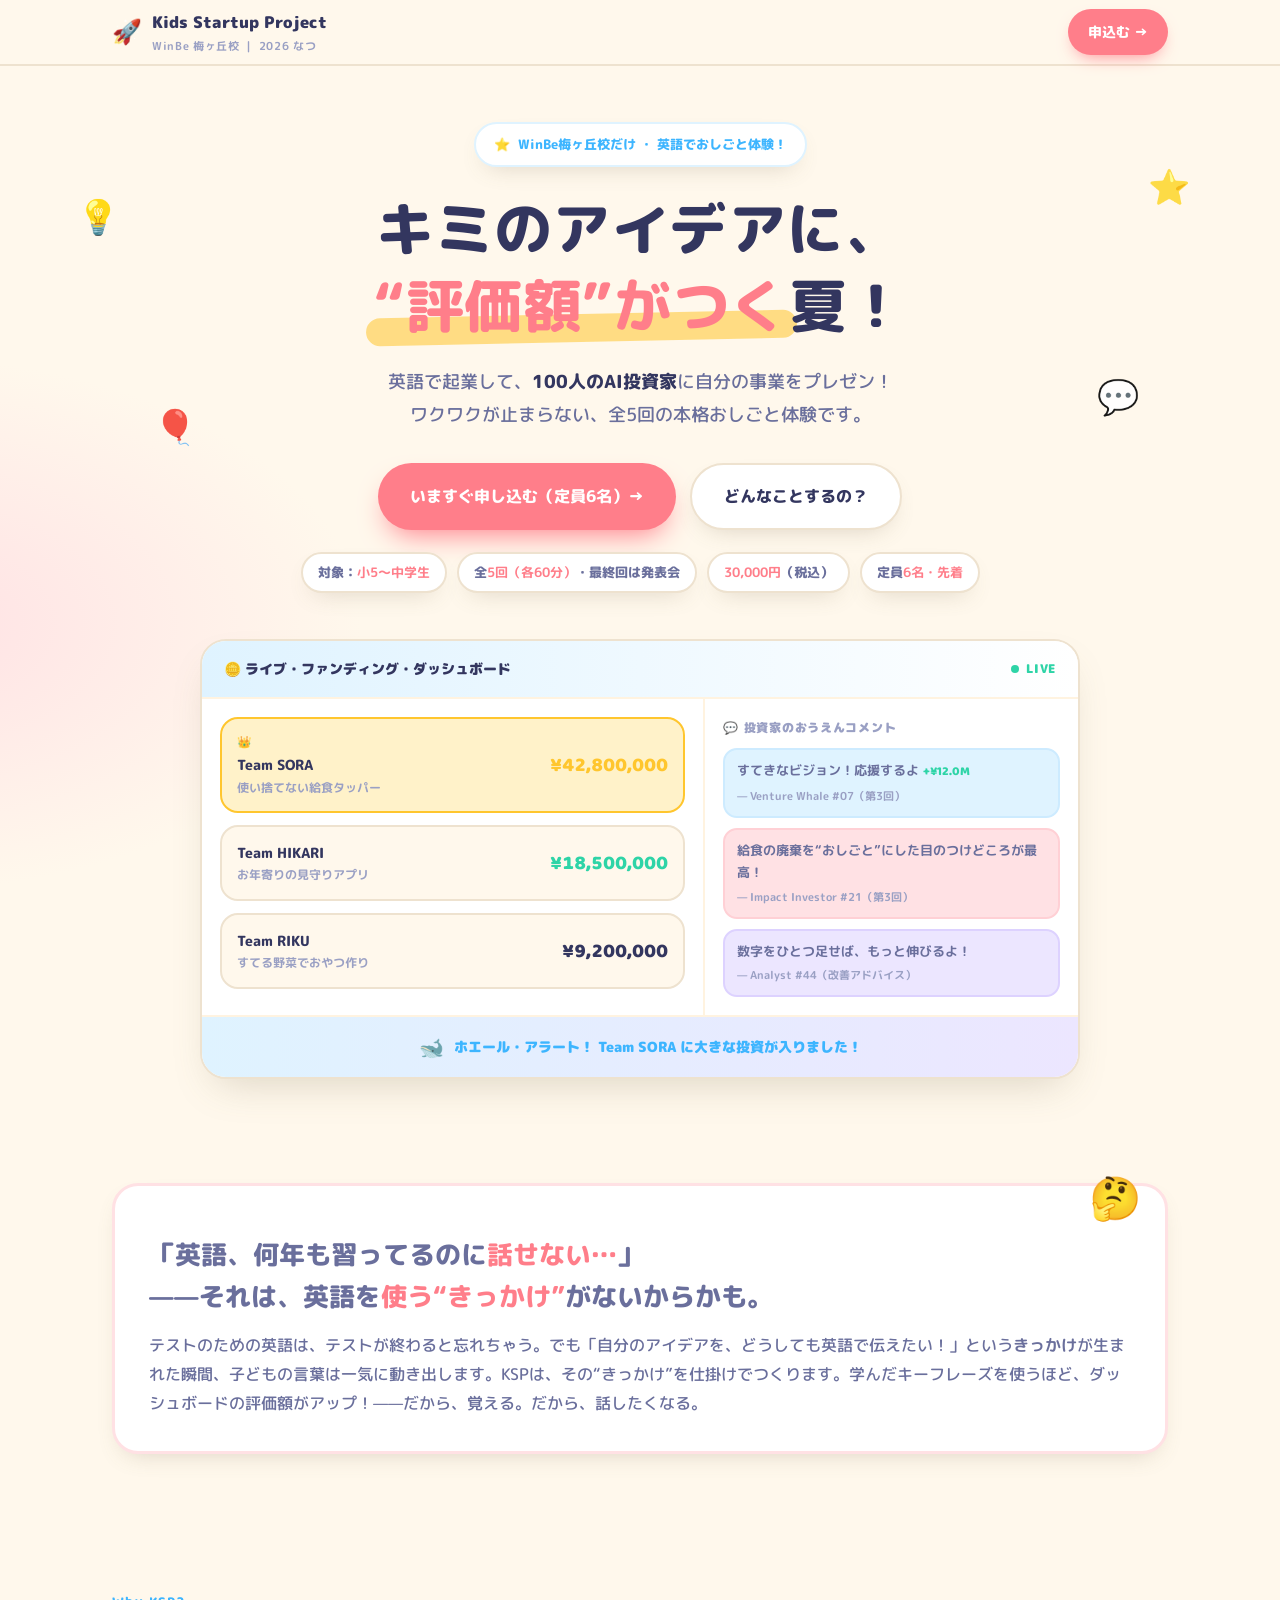
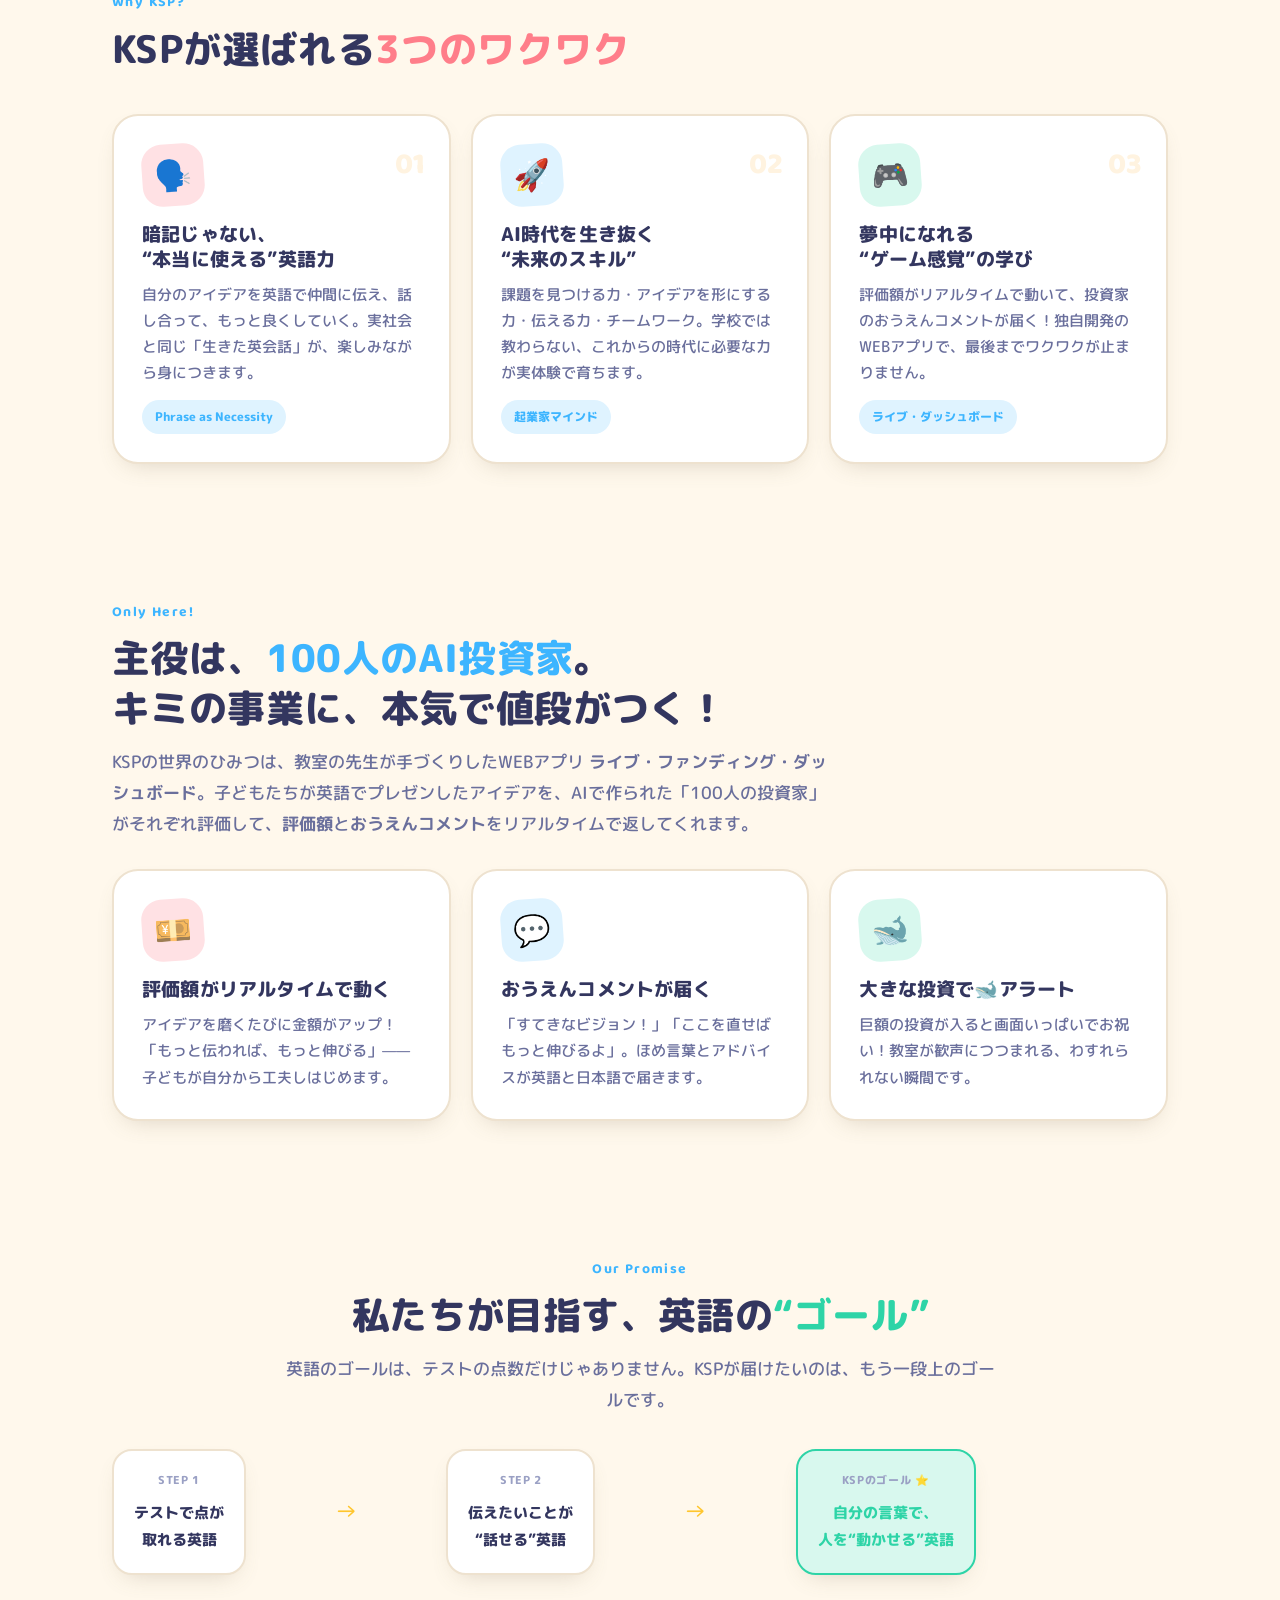
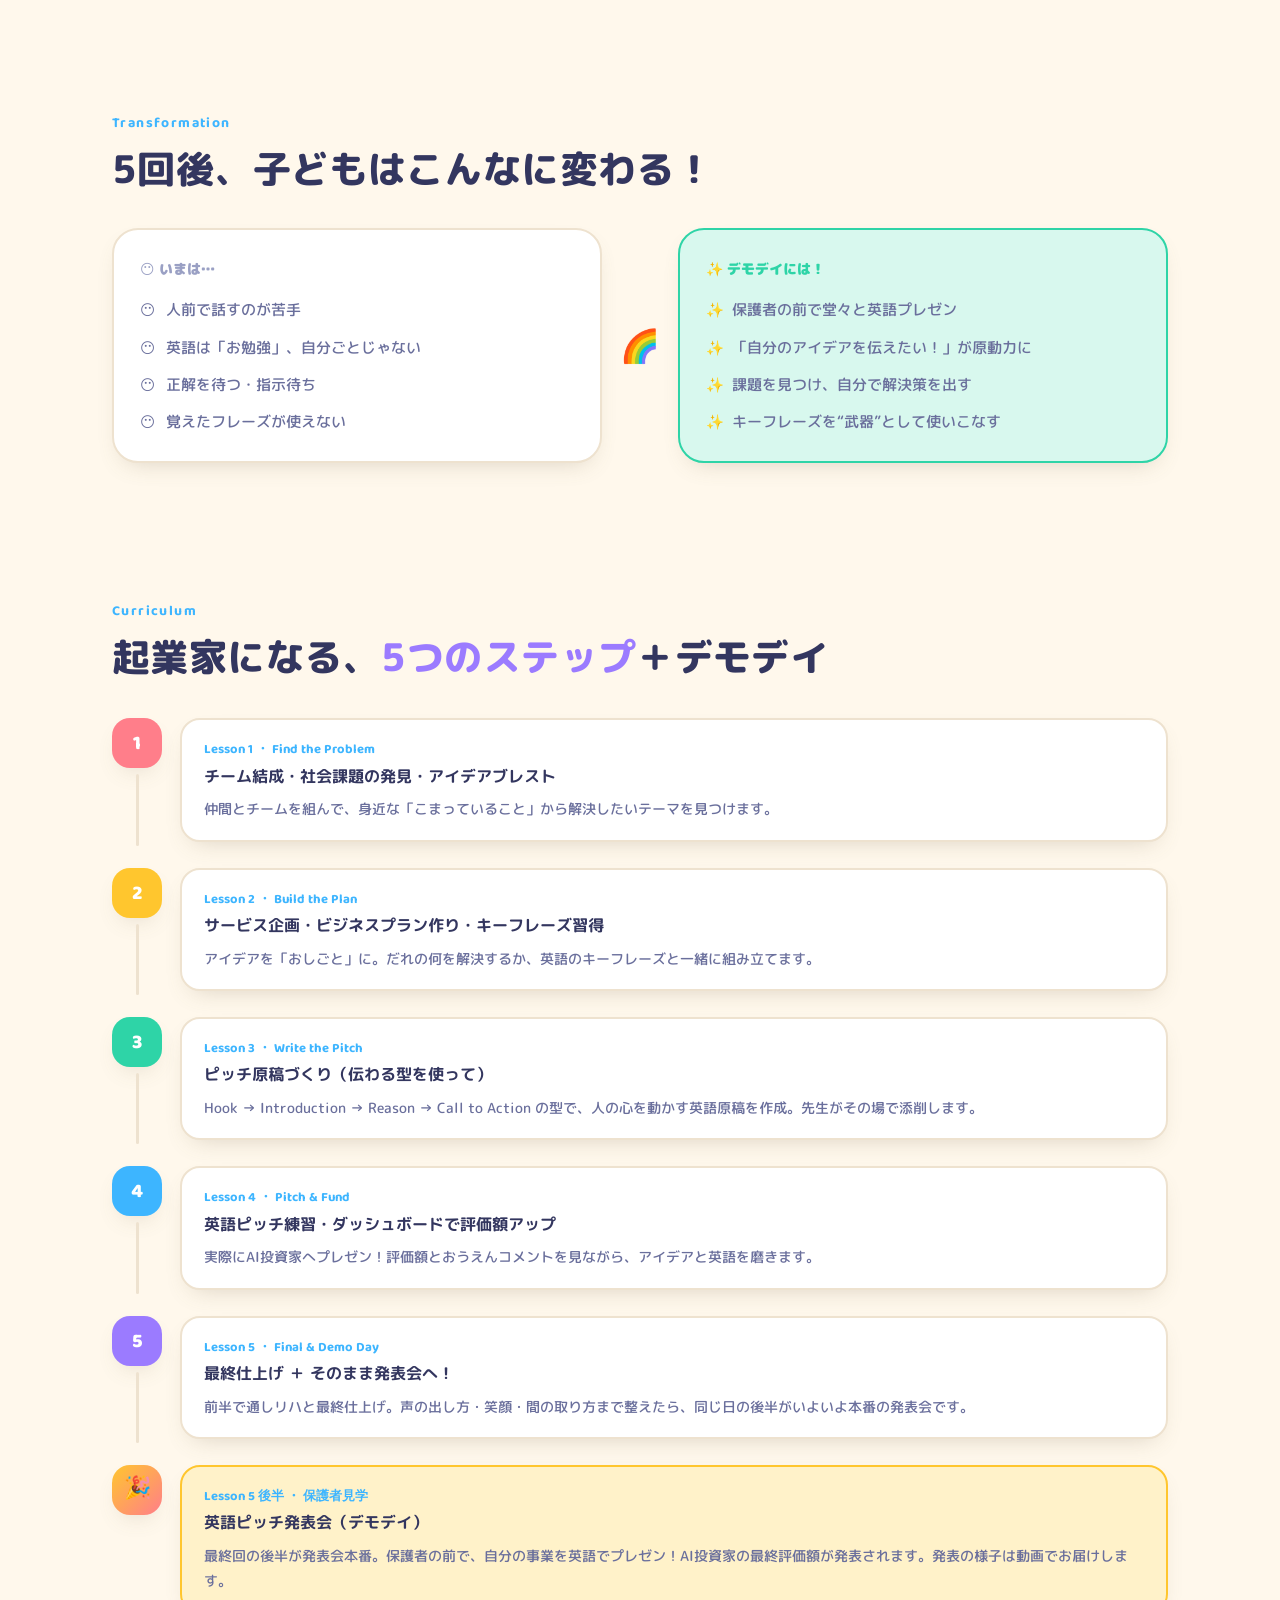
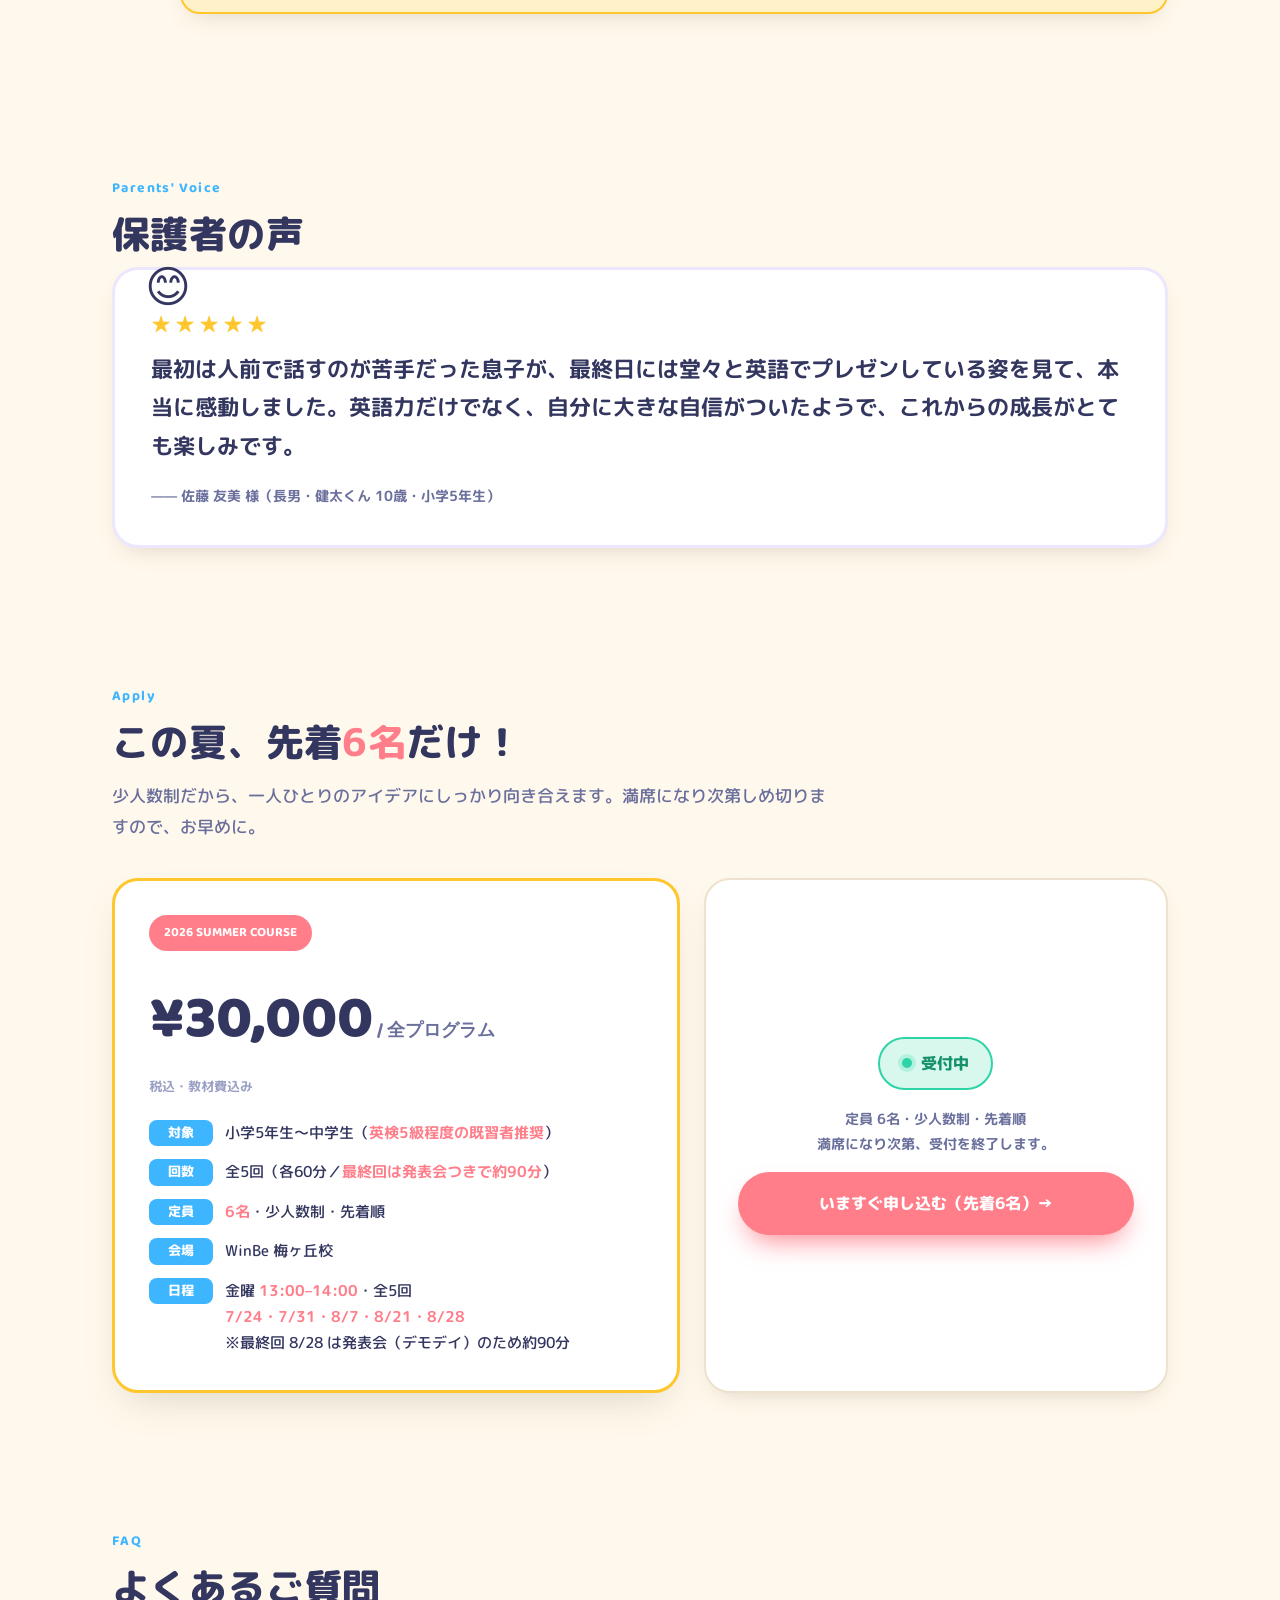
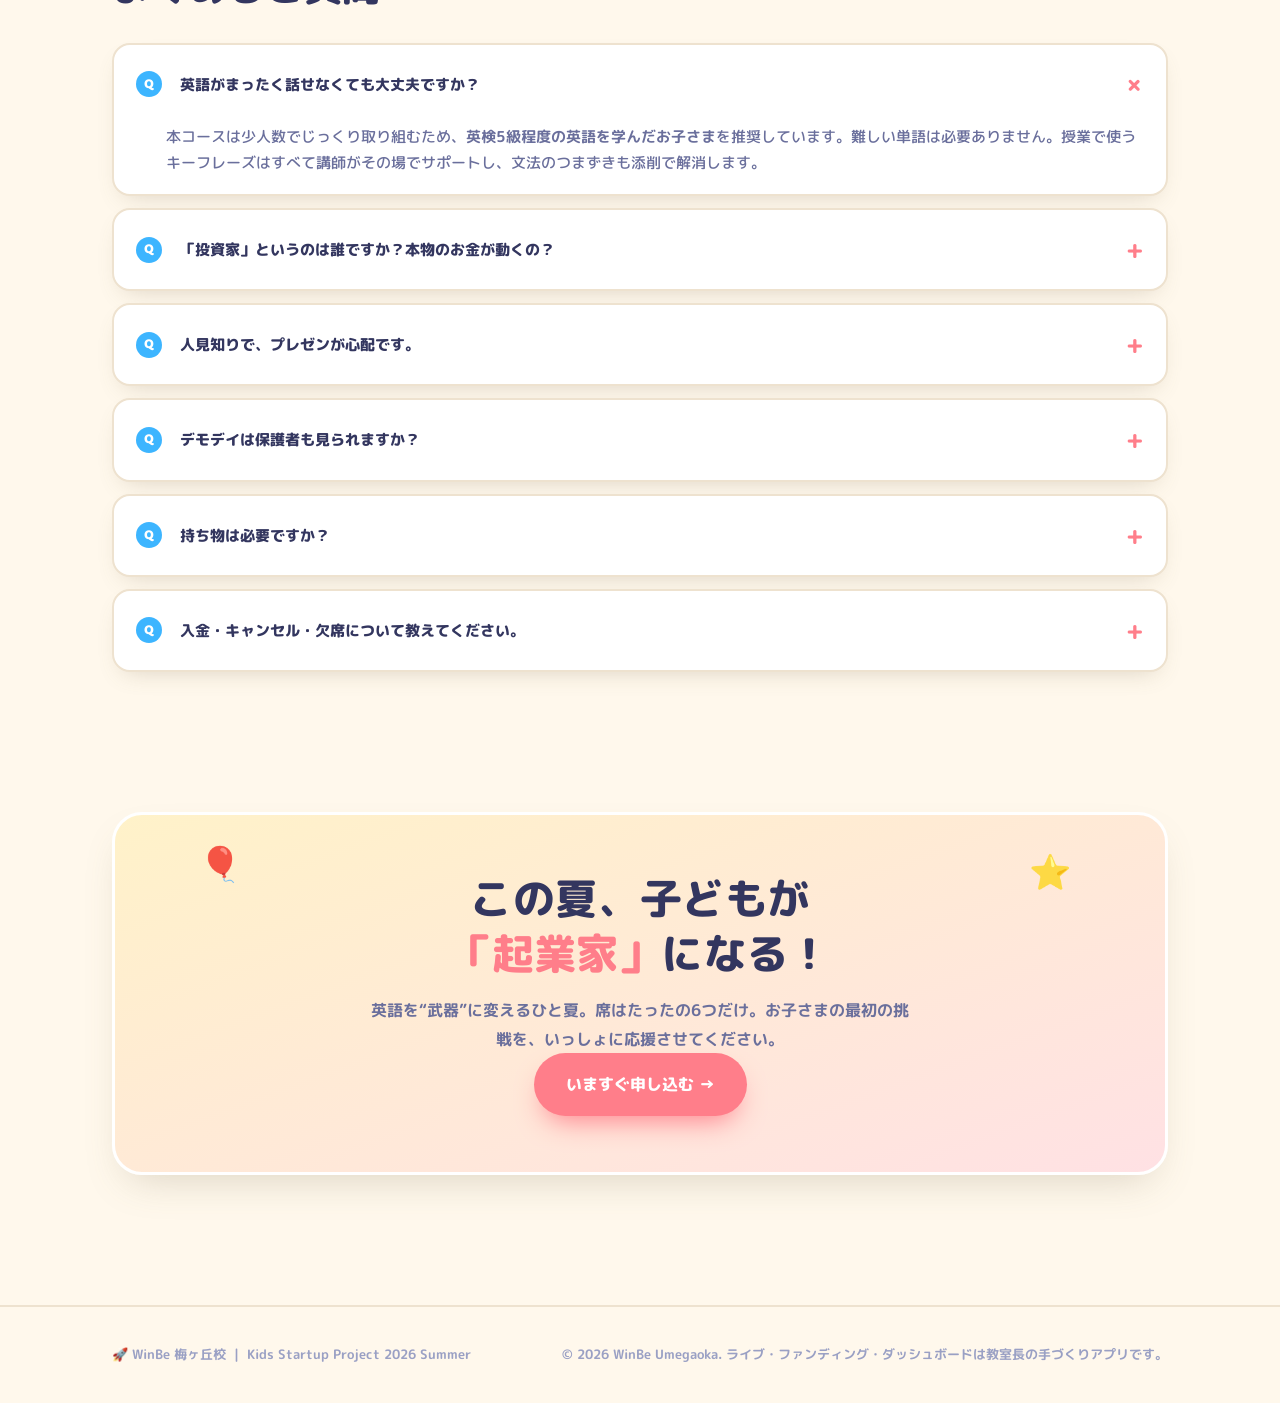
<file: 2026-summer-ksp/lp/index.html>
<!DOCTYPE html>
<html lang="ja">
<head>
<meta charset="UTF-8" />
<meta name="viewport" content="width=device-width, initial-scale=1.0" />
<title>Kids Startup Project 2026 ｜ 英語で起業体験 ｜ WinBe梅ヶ丘校</title>
<meta name="description" content="この夏、子どものアイデアに“評価額”がつく！英語で起業して、100人のAI投資家にプレゼンする全5回。WinBe梅ヶ丘校だけのワクワク起業体験 Kids Startup Project（KSP）2026。" />
<meta property="og:title" content="子どものアイデアに、“評価額”がつく夏！｜ Kids Startup Project 2026" />
<meta property="og:description" content="英語で起業して、100人のAI投資家にプレゼンする全5回。最終回は発表会（デモデイ）！WinBe梅ヶ丘校だけのワクワク起業体験。" />
<meta property="og:type" content="website" />
<link rel="preconnect" href="https://fonts.googleapis.com" />
<link rel="preconnect" href="https://fonts.gstatic.com" crossorigin />
<link href="https://fonts.googleapis.com/css2?family=Baloo+2:wght@500;600;700;800&family=M+PLUS+Rounded+1c:wght@400;500;700;800;900&display=swap" rel="stylesheet" />
<style>
  :root{
    --cream:#fff8ec;
    --cream-2:#fff3e0;
    --ink:#33365f;
    --ink-dim:#6a6f9c;
    --ink-faint:#9aa0c4;
    --sky:#3db5ff;
    --sky-soft:#dff3ff;
    --sun:#ffc62e;
    --sun-soft:#fff2c9;
    --coral:#ff7e8a;
    --coral-soft:#ffe1e4;
    --mint:#2ed4a7;
    --mint-soft:#d8f8ee;
    --grape:#9b7bff;
    --grape-soft:#ece6ff;
    --white:#ffffff;
    --line:#eee2cf;
    --radius:26px;
    --shadow:0 18px 40px -16px rgba(120,110,80,.28);
    --shadow-sm:0 10px 24px -12px rgba(120,110,80,.30);
    --maxw:1100px;
  }
  *{box-sizing:border-box;margin:0;padding:0}
  html{scroll-behavior:smooth}
  body{
    font-family:"M PLUS Rounded 1c","Noto Sans JP",system-ui,sans-serif;
    color:var(--ink);
    line-height:1.8;
    -webkit-font-smoothing:antialiased;
    overflow-x:hidden;
    background:
      radial-gradient(900px 500px at 88% -6%, var(--sky-soft), transparent 60%),
      radial-gradient(800px 460px at -8% 8%, var(--coral-soft), transparent 58%),
      radial-gradient(700px 500px at 50% 108%, var(--grape-soft), transparent 60%),
      var(--cream);
  }
  .wrap{max-width:var(--maxw);margin:0 auto;padding:0 22px}
  section{position:relative}
  h1,h2,h3{line-height:1.32;font-weight:800;letter-spacing:.01em}
  a{color:inherit}
  .accent{color:var(--coral)}
  .accent-b{color:var(--sky)}
  .accent-g{color:var(--mint)}
  .accent-p{color:var(--grape)}
  .baloo{font-family:"Baloo 2",cursive}
  .mono{font-variant-numeric:tabular-nums;font-feature-settings:"tnum"}

  /* ===== Top bar ===== */
  .topbar{
    position:sticky;top:0;z-index:50;
    backdrop-filter:blur(10px);
    background:rgba(255,248,236,.82);
    border-bottom:2px solid var(--line);
  }
  .topbar .wrap{display:flex;align-items:center;justify-content:space-between;height:64px}
  .brand{display:flex;align-items:center;gap:10px;font-weight:900}
  .brand .logo{font-size:24px}
  .brand small{display:block;font-size:11px;color:var(--ink-faint);font-weight:700;letter-spacing:.06em}
  .nav-cta{
    font-size:14px;font-weight:800;padding:10px 20px;border-radius:999px;
    background:var(--coral);color:#fff;text-decoration:none;white-space:nowrap;
    box-shadow:0 8px 18px -8px var(--coral);transition:.15s transform;
  }
  .nav-cta:hover{transform:translateY(-1px)}

  /* ===== Hero ===== */
  .hero{padding:56px 0 30px;text-align:center}
  .eyebrow{
    display:inline-flex;align-items:center;gap:8px;
    font-size:13px;font-weight:800;color:var(--sky);
    background:var(--white);border:2px solid var(--sky-soft);border-radius:999px;
    padding:9px 18px;margin-bottom:24px;box-shadow:var(--shadow-sm);
  }
  .eyebrow .star{animation:wiggle 2.4s ease-in-out infinite}
  @keyframes wiggle{0%,100%{transform:rotate(-12deg)}50%{transform:rotate(12deg)}}
  .hero h1{font-size:clamp(30px,6.6vw,58px);color:var(--ink)}
  .hero h1 .hl{position:relative;white-space:nowrap;color:var(--coral)}
  .hero h1 .hl::after{
    content:"";position:absolute;left:-2%;right:-2%;bottom:6%;height:34%;z-index:-1;
    background:var(--sun);border-radius:999px;opacity:.55;transform:rotate(-1.2deg);
  }
  .hero .sub{max-width:660px;margin:22px auto 0;color:var(--ink-dim);font-size:clamp(15px,2.4vw,18px);font-weight:500}
  .hero .sub b{color:var(--ink);font-weight:800}
  .hero .cta-row{display:flex;gap:14px;justify-content:center;flex-wrap:wrap;margin-top:32px}
  .btn{
    display:inline-flex;align-items:center;gap:9px;text-decoration:none;font-weight:800;
    padding:17px 32px;border-radius:999px;font-size:16px;transition:.16s transform,.16s box-shadow;
  }
  .btn:active{transform:translateY(1px) scale(.99)}
  .btn-primary{background:var(--coral);color:#fff;box-shadow:0 14px 28px -10px var(--coral)}
  .btn-primary:hover{transform:translateY(-2px);box-shadow:0 20px 36px -12px var(--coral)}
  .btn-ghost{background:var(--white);color:var(--ink);border:2px solid var(--line);box-shadow:var(--shadow-sm)}
  .btn-ghost:hover{border-color:var(--sky);color:var(--sky)}
  .hero .meta{margin-top:22px;display:flex;gap:10px;justify-content:center;flex-wrap:wrap}
  .hero .meta span{
    font-size:13px;font-weight:800;color:var(--ink-dim);background:var(--white);
    border:2px solid var(--line);border-radius:999px;padding:7px 15px;box-shadow:var(--shadow-sm);
  }
  .hero .meta b{color:var(--coral)}

  /* floaty deco */
  .floaty{position:absolute;font-size:34px;opacity:.9;animation:float 5s ease-in-out infinite;z-index:0;pointer-events:none}
  @keyframes float{0%,100%{transform:translateY(0) rotate(-6deg)}50%{transform:translateY(-14px) rotate(6deg)}}

  /* ===== Dashboard mock ===== */
  .stage{margin-top:46px;position:relative;z-index:1}
  .dash{
    max-width:880px;margin:0 auto;background:var(--white);
    border:2px solid var(--line);border-radius:var(--radius);
    box-shadow:var(--shadow);overflow:hidden;text-align:left;
  }
  .dash-head{display:flex;align-items:center;justify-content:space-between;padding:15px 22px;border-bottom:2px solid var(--cream-2);background:linear-gradient(90deg,var(--sky-soft),var(--white))}
  .dash-head .t{font-size:14px;font-weight:900;color:var(--ink);display:flex;align-items:center;gap:8px}
  .dash-head .live2{display:flex;align-items:center;gap:7px;font-size:12px;color:var(--mint);font-weight:900;letter-spacing:.06em}
  .dash-head .live2 i{width:8px;height:8px;border-radius:50%;background:var(--mint);box-shadow:0 0 0 0 rgba(46,212,167,.5);animation:ping 1.6s infinite}
  @keyframes ping{0%{box-shadow:0 0 0 0 rgba(46,212,167,.5)}70%{box-shadow:0 0 0 9px rgba(46,212,167,0)}100%{box-shadow:0 0 0 0 rgba(46,212,167,0)}}
  .dash-grid{display:grid;grid-template-columns:1.35fr 1fr;gap:0}
  @media(max-width:680px){.dash-grid{grid-template-columns:1fr}}
  .teams{padding:18px;display:flex;flex-direction:column;gap:12px;border-right:2px solid var(--cream-2)}
  @media(max-width:680px){.teams{border-right:none;border-bottom:2px solid var(--cream-2)}}
  .team{display:flex;align-items:center;justify-content:space-between;gap:12px;background:var(--cream);border:2px solid var(--line);border-radius:18px;padding:13px 15px}
  .team .name{font-weight:800;font-size:14px}
  .team .name span{display:block;font-size:11.5px;color:var(--ink-faint);font-weight:600}
  .team .amt{font-weight:900;font-size:clamp(16px,2.6vw,20px);font-family:"Baloo 2"}
  .team.lead{border-color:var(--sun);background:var(--sun-soft)}
  .team.lead .amt{color:var(--sun)}
  .team .amt.up{color:var(--mint)}
  .team .crown{font-size:16px}
  .buzz{padding:18px;display:flex;flex-direction:column;gap:10px;min-width:0}
  .buzz h4{font-size:12px;color:var(--ink-faint);font-weight:900;letter-spacing:.06em;display:flex;align-items:center;gap:6px}
  .bz{background:var(--sky-soft);border:2px solid #cdebff;border-radius:14px;padding:10px 12px;font-size:12.5px;color:var(--ink-dim);font-weight:600;animation:fadein .6s ease both}
  .bz b{color:var(--mint);font-weight:900;font-family:"Baloo 2"}
  .bz .who{display:block;font-size:10.5px;color:var(--ink-faint);margin-top:3px;font-weight:700}
  .bz:nth-child(3){background:var(--coral-soft);border-color:#ffd0d5}
  .bz:nth-child(4){background:var(--grape-soft);border-color:#ddd2ff}
  @keyframes fadein{from{opacity:0;transform:translateY(6px)}to{opacity:1;transform:none}}
  .whale{display:flex;align-items:center;gap:10px;justify-content:center;padding:12px;font-weight:900;font-size:13.5px;background:linear-gradient(90deg,var(--sky-soft),var(--grape-soft));border-top:2px solid var(--cream-2);color:var(--sky)}
  .whale .e{font-size:20px;animation:swim 3s ease-in-out infinite}
  @keyframes swim{0%,100%{transform:translateX(-5px) rotate(-4deg)}50%{transform:translateX(5px) rotate(4deg)}}

  /* ===== generic section ===== */
  .band{padding:66px 0}
  .kicker{display:inline-block;font-family:"Baloo 2";font-size:14px;font-weight:700;color:var(--sky);letter-spacing:.1em}
  .h2{font-size:clamp(24px,4.8vw,38px);margin-top:8px}
  .lead-p{color:var(--ink-dim);font-size:clamp(15px,2.2vw,17px);max-width:720px;margin-top:14px;font-weight:500}
  .center{text-align:center;margin-left:auto;margin-right:auto}

  /* problem speech bubble */
  .problem{background:var(--white);border:3px solid var(--coral-soft);border-radius:var(--radius);padding:34px;margin-top:8px;box-shadow:var(--shadow-sm);position:relative}
  .problem .q{font-size:clamp(19px,3.4vw,26px);font-weight:800;line-height:1.6}
  .problem .q em{font-style:normal;color:var(--coral)}
  .problem p{color:var(--ink-dim);margin-top:14px;font-weight:500}
  .problem .face{position:absolute;top:-26px;right:24px;font-size:42px}

  /* reasons */
  .cards{display:grid;grid-template-columns:repeat(3,1fr);gap:20px;margin-top:40px}
  @media(max-width:820px){.cards{grid-template-columns:1fr}}
  .card{background:var(--white);border:2px solid var(--line);border-radius:var(--radius);padding:28px;position:relative;box-shadow:var(--shadow-sm);transition:.18s transform}
  .card:hover{transform:translateY(-4px)}
  .card .badge{width:62px;height:62px;border-radius:20px;display:grid;place-items:center;font-size:30px;margin-bottom:16px;transform:rotate(-4deg)}
  .card:nth-child(1) .badge{background:var(--coral-soft)}
  .card:nth-child(2) .badge{background:var(--sky-soft)}
  .card:nth-child(3) .badge{background:var(--mint-soft)}
  .card .no{position:absolute;top:22px;right:24px;font-family:"Baloo 2";font-weight:800;font-size:30px;color:var(--cream-2)}
  .card h3{font-size:19px;margin-bottom:10px}
  .card p{color:var(--ink-dim);font-size:14.5px;font-weight:500}
  .card .pill{display:inline-block;margin-top:14px;font-size:12px;font-weight:800;color:var(--sky);background:var(--sky-soft);border-radius:999px;padding:6px 13px}

  /* success definition */
  .defs{display:grid;grid-template-columns:auto 1fr auto 1fr auto 1fr;gap:8px;align-items:center;margin-top:34px}
  @media(max-width:820px){.defs{grid-template-columns:1fr;gap:12px}.defs .ar{display:none}}
  .def{background:var(--white);border:2px solid var(--line);border-radius:20px;padding:20px;box-shadow:var(--shadow-sm);text-align:center}
  .def .lvl{font-size:11px;letter-spacing:.06em;color:var(--ink-faint);font-weight:800}
  .def .txt{margin-top:8px;font-weight:800;font-size:15px}
  .def.hot{border-color:var(--mint);background:var(--mint-soft)}
  .def.hot .txt{color:var(--mint)}
  .defs .ar{font-size:24px;color:var(--sun);text-align:center}

  /* before/after */
  .ba{display:grid;grid-template-columns:1fr auto 1fr;align-items:center;gap:18px;margin-top:34px}
  @media(max-width:720px){.ba{grid-template-columns:1fr;gap:14px}.ba .arrow{transform:rotate(90deg)}}
  .ba .col{border:2px solid var(--line);border-radius:var(--radius);padding:26px;background:var(--white);box-shadow:var(--shadow-sm)}
  .ba .after{background:var(--mint-soft);border-color:var(--mint)}
  .ba h4{font-size:14px;font-weight:900;margin-bottom:16px;display:flex;align-items:center;gap:8px}
  .ba .before h4{color:var(--ink-faint)}
  .ba .after h4{color:var(--mint)}
  .ba ul{list-style:none;display:flex;flex-direction:column;gap:11px}
  .ba li{font-size:14.5px;color:var(--ink-dim);padding-left:26px;position:relative;font-weight:500}
  .ba .before li::before{content:"😶";position:absolute;left:0}
  .ba .after li::before{content:"✨";position:absolute;left:0}
  .ba .arrow{font-size:32px;text-align:center}

  /* roadmap */
  .road{margin-top:36px;display:flex;flex-direction:column}
  .step{display:grid;grid-template-columns:auto 1fr;gap:18px;position:relative;padding-bottom:22px}
  .step .marker{display:flex;flex-direction:column;align-items:center}
  .step .num{width:50px;height:50px;border-radius:18px;display:grid;place-items:center;flex:none;font-family:"Baloo 2";font-weight:800;font-size:20px;color:#fff;box-shadow:var(--shadow-sm)}
  .step:nth-child(1) .num{background:var(--coral)}
  .step:nth-child(2) .num{background:var(--sun)}
  .step:nth-child(3) .num{background:var(--mint)}
  .step:nth-child(4) .num{background:var(--sky)}
  .step:nth-child(5) .num{background:var(--grape)}
  .step .line{width:3px;flex:1;background:var(--line);margin-top:6px;border-radius:3px}
  .step:last-child .line{display:none}
  .step .body{background:var(--white);border:2px solid var(--line);border-radius:20px;padding:18px 22px;margin-bottom:4px;box-shadow:var(--shadow-sm);width:100%}
  .step .body h4{font-size:16px}
  .step .body .en{font-family:"Baloo 2";font-size:13px;color:var(--sky);font-weight:700}
  .step .body p{color:var(--ink-dim);font-size:14px;margin-top:6px;font-weight:500}
  .step.demo .num{background:linear-gradient(135deg,var(--sun),var(--coral));font-size:22px}
  .step.demo .body{border-color:var(--sun);background:var(--sun-soft)}

  /* voice */
  .voice{background:var(--white);border:3px solid var(--grape-soft);border-radius:var(--radius);padding:36px;margin-top:8px;box-shadow:var(--shadow-sm);position:relative}
  .voice .stars{color:var(--sun);letter-spacing:4px;font-size:20px}
  .voice .quote{font-size:clamp(17px,2.8vw,22px);font-weight:700;line-height:1.75;margin-top:8px}
  .voice .who{margin-top:18px;color:var(--ink-dim);font-size:14px;font-weight:700}
  .voice .face{position:absolute;top:-24px;left:30px;font-size:44px}

  /* price */
  .price-wrap{display:grid;grid-template-columns:1.1fr .9fr;gap:24px;margin-top:36px;align-items:stretch}
  @media(max-width:820px){.price-wrap{grid-template-columns:1fr}}
  .price-card{background:var(--white);border:3px solid var(--sun);border-radius:var(--radius);padding:34px;box-shadow:var(--shadow);position:relative;overflow:hidden}
  .price-card .tag{display:inline-block;font-family:"Baloo 2";font-size:13px;font-weight:700;color:#fff;background:var(--coral);border-radius:999px;padding:6px 15px}
  .price-card .amount{font-family:"Baloo 2";font-weight:800;font-size:clamp(42px,8vw,60px);margin:14px 0 2px;color:var(--ink)}
  .price-card .amount small{font-size:18px;color:var(--ink-dim);font-weight:700}
  .price-card .tax{color:var(--ink-faint);font-size:13px;font-weight:700}
  .spec{list-style:none;margin-top:22px;display:flex;flex-direction:column;gap:13px}
  .spec li{display:flex;gap:12px;font-size:14.5px;color:var(--ink);font-weight:500}
  .spec li .k{color:#fff;background:var(--sky);border-radius:8px;padding:2px 10px;min-width:64px;text-align:center;font-weight:800;font-size:12.5px;height:fit-content}
  .spec li b{color:var(--coral)}
  .scarce{display:flex;flex-direction:column;justify-content:center;gap:16px;border:2px solid var(--line);border-radius:var(--radius);padding:32px;background:var(--white);box-shadow:var(--shadow-sm)}
  .scarce .seats{font-size:14px;color:var(--ink-dim);font-weight:700}
  .seatbar{display:flex;gap:8px}
  .seatbar .s{flex:1;height:46px;border-radius:14px;border:2px solid var(--line);display:grid;place-items:center;font-weight:800;font-size:13px;color:var(--ink-faint);background:var(--cream)}
  .seatbar .s.taken{background:var(--sun);color:#fff;border-color:var(--sun)}
  .status-open{align-self:center;display:inline-flex;align-items:center;gap:9px;font-weight:800;font-size:16px;color:#15916b;background:var(--mint-soft);border:2px solid var(--mint);border-radius:999px;padding:10px 22px}
  .status-open .dot{width:10px;height:10px;border-radius:50%;background:var(--mint);box-shadow:0 0 0 4px rgba(46,212,167,.22)}
  .note-tmp{font-size:12px;color:#9a7a2a;background:var(--sun-soft);border:2px dashed var(--sun);border-radius:12px;padding:11px 13px;font-weight:700}

  /* faq */
  .faq{margin-top:30px;display:flex;flex-direction:column;gap:12px}
  details{border:2px solid var(--line);border-radius:18px;background:var(--white);overflow:hidden;box-shadow:var(--shadow-sm)}
  summary{list-style:none;cursor:pointer;padding:18px 22px;font-weight:800;font-size:15px;display:flex;justify-content:space-between;gap:14px;align-items:center}
  summary::-webkit-details-marker{display:none}
  summary::before{content:"Q";font-family:"Baloo 2";color:#fff;background:var(--sky);width:26px;height:26px;border-radius:50%;display:grid;place-items:center;flex:none;font-size:14px;margin-right:4px}
  summary{align-items:center}
  summary .qtext{flex:1}
  summary::after{content:"+";color:var(--coral);font-weight:800;font-size:24px;transition:.2s}
  details[open] summary::after{transform:rotate(45deg)}
  details .a{padding:0 22px 18px 52px;color:var(--ink-dim);font-size:14.5px;font-weight:500}

  /* final cta */
  .final{text-align:center;border-radius:30px;padding:56px 28px;margin-top:8px;background:linear-gradient(160deg,var(--sun-soft),var(--coral-soft));border:3px solid var(--white);box-shadow:var(--shadow);position:relative;overflow:hidden}
  .final h2{font-size:clamp(25px,5vw,42px)}
  .final p{color:var(--ink-dim);max-width:540px;margin:14px auto 0;font-weight:600}

  /* footer */
  footer{border-top:2px solid var(--line);padding:36px 0;margin-top:64px;color:var(--ink-faint);font-size:13px;font-weight:600}
  footer .wrap{display:flex;justify-content:space-between;gap:18px;flex-wrap:wrap;align-items:center}

  /* sticky mobile cta */
  .sticky-cta{position:fixed;left:0;right:0;bottom:0;z-index:60;display:none;padding:12px 16px calc(12px + env(safe-area-inset-bottom));background:rgba(255,248,236,.92);backdrop-filter:blur(10px);border-top:2px solid var(--line)}
  .sticky-cta a{display:block;text-align:center}
  @media(max-width:720px){.sticky-cta{display:block}body{padding-bottom:78px}}

  .tmp{background:var(--sun-soft);border-radius:8px;padding:1px 6px;font-weight:700}
</style>
</head>
<body>

<!-- ===== Top bar ===== -->
<header class="topbar">
  <div class="wrap">
    <div class="brand">
      <span class="logo">🚀</span>
      <span>Kids Startup Project<small>WinBe 梅ヶ丘校 ｜ 2026 なつ</small></span>
    </div>
    <a class="nav-cta" href="#apply">申込む →</a>
  </div>
</header>

<!-- ===== Hero ===== -->
<section class="hero">
  <span class="floaty" style="left:6%;top:120px">💡</span>
  <span class="floaty" style="right:7%;top:90px;animation-delay:1.2s">⭐</span>
  <span class="floaty" style="left:12%;top:330px;animation-delay:.6s">🎈</span>
  <span class="floaty" style="right:11%;top:300px;animation-delay:1.8s">💬</span>
  <div class="wrap">
    <span class="eyebrow"><span class="star">⭐</span>WinBe梅ヶ丘校だけ ・ 英語でおしごと体験！</span>
    <h1>キミのアイデアに、<br><span class="hl">“評価額”がつく</span>夏！</h1>
    <p class="sub">英語で起業して、<b>100人のAI投資家</b>に自分の事業をプレゼン！<br>ワクワクが止まらない、全5回の本格おしごと体験です。</p>
    <div class="cta-row">
      <a class="btn btn-primary" href="#apply">いますぐ申し込む（定員6名）→</a>
      <a class="btn btn-ghost" href="#how">どんなことするの？</a>
    </div>
    <div class="meta">
      <span>対象：<b>小5〜中学生</b></span>
      <span>全<b>5回（各60分）</b>・最終回は発表会</span>
      <span><b>30,000円</b>（税込）</span>
      <span>定員<b>6名・先着</b></span>
    </div>

    <!-- Dashboard mock -->
    <div class="stage">
      <div class="dash">
        <div class="dash-head">
          <span class="t">🪙 ライブ・ファンディング・ダッシュボード</span>
          <span class="live2"><i></i>LIVE</span>
        </div>
        <div class="dash-grid">
          <div class="teams">
            <div class="team lead">
              <div class="name"><span class="crown">👑</span> Team SORA<span>使い捨てない給食タッパー</span></div>
              <div class="amt mono" data-count="42800000">¥0</div>
            </div>
            <div class="team">
              <div class="name">Team HIKARI<span>お年寄りの見守りアプリ</span></div>
              <div class="amt mono up" data-count="18500000">¥0</div>
            </div>
            <div class="team">
              <div class="name">Team RIKU<span>すてる野菜でおやつ作り</span></div>
              <div class="amt mono" data-count="9200000">¥0</div>
            </div>
          </div>
          <div class="buzz">
            <h4>💬 投資家のおうえんコメント</h4>
            <div class="bz">すてきなビジョン！応援するよ <b>+¥12.0M</b><span class="who">— Venture Whale #07（第3回）</span></div>
            <div class="bz">給食の廃棄を“おしごと”にした目のつけどころが最高！<span class="who">— Impact Investor #21（第3回）</span></div>
            <div class="bz">数字をひとつ足せば、もっと伸びるよ！<span class="who">— Analyst #44（改善アドバイス）</span></div>
          </div>
        </div>
        <div class="whale"><span class="e">🐋</span>ホエール・アラート！ Team SORA に大きな投資が入りました！</div>
      </div>
    </div>
  </div>
</section>

<!-- ===== Problem ===== -->
<section class="band" id="how">
  <div class="wrap">
    <div class="problem">
      <span class="face">🤔</span>
      <p class="q">「英語、何年も習ってるのに<em>話せない…</em>」<br>——それは、英語を<em>使う“きっかけ”</em>がないからかも。</p>
      <p>テストのための英語は、テストが終わると忘れちゃう。でも「自分のアイデアを、どうしても英語で伝えたい！」という<b>きっかけ</b>が生まれた瞬間、子どもの言葉は一気に動き出します。KSPは、その“きっかけ”を仕掛けでつくります。学んだキーフレーズを使うほど、ダッシュボードの評価額がアップ！——だから、覚える。だから、話したくなる。</p>
    </div>
  </div>
</section>

<!-- ===== 3 Reasons ===== -->
<section class="band">
  <div class="wrap">
    <span class="kicker">Why KSP?</span>
    <h2 class="h2">KSPが選ばれる<span class="accent">3つのワクワク</span></h2>
    <div class="cards">
      <div class="card">
        <span class="no">01</span>
        <div class="badge">🗣️</div>
        <h3>暗記じゃない、<br>“本当に使える”英語力</h3>
        <p>自分のアイデアを英語で仲間に伝え、話し合って、もっと良くしていく。実社会と同じ「生きた英会話」が、楽しみながら身につきます。</p>
        <span class="pill">Phrase as Necessity</span>
      </div>
      <div class="card">
        <span class="no">02</span>
        <div class="badge">🚀</div>
        <h3>AI時代を生き抜く<br>“未来のスキル”</h3>
        <p>課題を見つける力・アイデアを形にする力・伝える力・チームワーク。学校では教わらない、これからの時代に必要な力が実体験で育ちます。</p>
        <span class="pill">起業家マインド</span>
      </div>
      <div class="card">
        <span class="no">03</span>
        <div class="badge">🎮</div>
        <h3>夢中になれる<br>“ゲーム感覚”の学び</h3>
        <p>評価額がリアルタイムで動いて、投資家のおうえんコメントが届く！独自開発のWEBアプリで、最後までワクワクが止まりません。</p>
        <span class="pill">ライブ・ダッシュボード</span>
      </div>
    </div>
  </div>
</section>

<!-- ===== Unique: dashboard explainer ===== -->
<section class="band">
  <div class="wrap">
    <span class="kicker">Only Here!</span>
    <h2 class="h2">主役は、<span class="accent-b">100人のAI投資家</span>。<br>キミの事業に、本気で値段がつく！</h2>
    <p class="lead-p">KSPの世界のひみつは、教室の先生が手づくりしたWEBアプリ <b>ライブ・ファンディング・ダッシュボード</b>。子どもたちが英語でプレゼンしたアイデアを、AIで作られた「100人の投資家」がそれぞれ評価して、<b>評価額</b>と<b>おうえんコメント</b>をリアルタイムで返してくれます。</p>
    <div class="cards" style="margin-top:30px">
      <div class="card">
        <div class="badge">💴</div>
        <h3>評価額がリアルタイムで動く</h3>
        <p>アイデアを磨くたびに金額がアップ！「もっと伝われば、もっと伸びる」——子どもが自分から工夫しはじめます。</p>
      </div>
      <div class="card">
        <div class="badge">💬</div>
        <h3>おうえんコメントが届く</h3>
        <p>「すてきなビジョン！」「ここを直せばもっと伸びるよ」。ほめ言葉とアドバイスが英語と日本語で届きます。</p>
      </div>
      <div class="card">
        <div class="badge">🐋</div>
        <h3>大きな投資で🐋アラート</h3>
        <p>巨額の投資が入ると画面いっぱいでお祝い！教室が歓声につつまれる、わすれられない瞬間です。</p>
      </div>
    </div>
  </div>
</section>

<!-- ===== Success definition ===== -->
<section class="band">
  <div class="wrap center">
    <span class="kicker">Our Promise</span>
    <h2 class="h2">私たちが目指す、英語の<span class="accent-g">“ゴール”</span></h2>
    <p class="lead-p center">英語のゴールは、テストの点数だけじゃありません。KSPが届けたいのは、もう一段上のゴールです。</p>
    <div class="defs">
      <div class="def">
        <div class="lvl">STEP 1</div>
        <div class="txt">テストで点が<br>取れる英語</div>
      </div>
      <div class="ar">→</div>
      <div class="def">
        <div class="lvl">STEP 2</div>
        <div class="txt">伝えたいことが<br>“話せる”英語</div>
      </div>
      <div class="ar">→</div>
      <div class="def hot">
        <div class="lvl">KSPのゴール ⭐</div>
        <div class="txt">自分の言葉で、<br>人を“動かせる”英語</div>
      </div>
    </div>
  </div>
</section>

<!-- ===== Before / After ===== -->
<section class="band">
  <div class="wrap">
    <span class="kicker">Transformation</span>
    <h2 class="h2">5回後、子どもはこんなに変わる！</h2>
    <div class="ba">
      <div class="col before">
        <h4>😶 いまは…</h4>
        <ul>
          <li>人前で話すのが苦手</li>
          <li>英語は「お勉強」、自分ごとじゃない</li>
          <li>正解を待つ・指示待ち</li>
          <li>覚えたフレーズが使えない</li>
        </ul>
      </div>
      <div class="arrow">🌈</div>
      <div class="col after">
        <h4>✨ デモデイには！</h4>
        <ul>
          <li>保護者の前で堂々と英語プレゼン</li>
          <li>「自分のアイデアを伝えたい！」が原動力に</li>
          <li>課題を見つけ、自分で解決策を出す</li>
          <li>キーフレーズを“武器”として使いこなす</li>
        </ul>
      </div>
    </div>
  </div>
</section>

<!-- ===== Roadmap ===== -->
<section class="band">
  <div class="wrap">
    <span class="kicker">Curriculum</span>
    <h2 class="h2">起業家になる、<span class="accent-p">5つのステップ</span>＋デモデイ</h2>
    <div class="road">
      <div class="step">
        <div class="marker"><div class="num">1</div><div class="line"></div></div>
        <div class="body">
          <div class="en">Lesson 1 ・ Find the Problem</div>
          <h4>チーム結成・社会課題の発見・アイデアブレスト</h4>
          <p>仲間とチームを組んで、身近な「こまっていること」から解決したいテーマを見つけます。</p>
        </div>
      </div>
      <div class="step">
        <div class="marker"><div class="num">2</div><div class="line"></div></div>
        <div class="body">
          <div class="en">Lesson 2 ・ Build the Plan</div>
          <h4>サービス企画・ビジネスプラン作り・キーフレーズ習得</h4>
          <p>アイデアを「おしごと」に。だれの何を解決するか、英語のキーフレーズと一緒に組み立てます。</p>
        </div>
      </div>
      <div class="step">
        <div class="marker"><div class="num">3</div><div class="line"></div></div>
        <div class="body">
          <div class="en">Lesson 3 ・ Write the Pitch</div>
          <h4>ピッチ原稿づくり（伝わる型を使って）</h4>
          <p>Hook → Introduction → Reason → Call to Action の型で、人の心を動かす英語原稿を作成。先生がその場で添削します。</p>
        </div>
      </div>
      <div class="step">
        <div class="marker"><div class="num">4</div><div class="line"></div></div>
        <div class="body">
          <div class="en">Lesson 4 ・ Pitch & Fund</div>
          <h4>英語ピッチ練習・ダッシュボードで評価額アップ</h4>
          <p>実際にAI投資家へプレゼン！評価額とおうえんコメントを見ながら、アイデアと英語を磨きます。</p>
        </div>
      </div>
      <div class="step">
        <div class="marker"><div class="num">5</div><div class="line"></div></div>
        <div class="body">
          <div class="en">Lesson 5 ・ Final & Demo Day</div>
          <h4>最終仕上げ ＋ そのまま発表会へ！</h4>
          <p>前半で通しリハと最終仕上げ。声の出し方・笑顔・間の取り方まで整えたら、同じ日の後半がいよいよ本番の発表会です。</p>
        </div>
      </div>
      <div class="step demo">
        <div class="marker"><div class="num">🎉</div></div>
        <div class="body">
          <div class="en">Lesson 5 後半 ・ 保護者見学</div>
          <h4>英語ピッチ発表会（デモデイ）</h4>
          <p>最終回の後半が発表会本番。保護者の前で、自分の事業を英語でプレゼン！AI投資家の最終評価額が発表されます。発表の様子は動画でお届けします。</p>
        </div>
      </div>
    </div>
  </div>
</section>

<!-- ===== Voice ===== -->
<section class="band">
  <div class="wrap">
    <span class="kicker">Parents' Voice</span>
    <h2 class="h2">保護者の声</h2>
    <div class="voice">
      <span class="face">😊</span>
      <div class="stars">★★★★★</div>
      <p class="quote">最初は人前で話すのが苦手だった息子が、最終日には堂々と英語でプレゼンしている姿を見て、本当に感動しました。英語力だけでなく、自分に大きな自信がついたようで、これからの成長がとても楽しみです。</p>
      <div class="who">—— 佐藤 友美 様（長男・健太くん 10歳・小学5年生）</div>
    </div>
  </div>
</section>

<!-- ===== Price & Apply ===== -->
<section class="band" id="apply">
  <div class="wrap">
    <span class="kicker">Apply</span>
    <h2 class="h2">この夏、先着<span class="accent">6名</span>だけ！</h2>
    <p class="lead-p">少人数制だから、一人ひとりのアイデアにしっかり向き合えます。満席になり次第しめ切りますので、お早めに。</p>

    <div class="price-wrap">
      <div class="price-card">
        <span class="tag">2026 SUMMER COURSE</span>
        <div class="amount">¥30,000<small> / 全プログラム</small></div>
        <div class="tax">税込・教材費込み</div>
        <ul class="spec">
          <li><span class="k">対象</span><span>小学5年生〜中学生（<b>英検5級程度の既習者推奨</b>）</span></li>
          <li><span class="k">回数</span><span>全5回（各60分／<b>最終回は発表会つきで約90分</b>）</span></li>
          <li><span class="k">定員</span><span><b>6名</b>・少人数制・先着順</span></li>
          <li><span class="k">会場</span><span>WinBe 梅ヶ丘校</span></li>
          <li><span class="k">日程</span><span>金曜 <b>13:00–14:00</b>・全5回<br><b>7/24・7/31・8/7・8/21・8/28</b><br>※最終回 8/28 は発表会（デモデイ）のため約90分</span></li>
        </ul>
      </div>
      <div class="scarce">
        <div class="status-open"><span class="dot"></span>受付中</div>
        <div class="seats" style="text-align:center">定員 <b>6名</b>・少人数制・先着順<br>満席になり次第、受付を終了します。</div>
        <a class="btn btn-primary" href="#" style="justify-content:center" id="applyBtn">いますぐ申し込む（先着6名）→</a>
      </div>
    </div>
  </div>
</section>

<!-- ===== FAQ ===== -->
<section class="band">
  <div class="wrap">
    <span class="kicker">FAQ</span>
    <h2 class="h2">よくあるご質問</h2>
    <div class="faq">
      <details open>
        <summary><span class="qtext">英語がまったく話せなくても大丈夫ですか？</span></summary>
        <div class="a">本コースは少人数でじっくり取り組むため、<b>英検5級程度の英語を学んだお子さま</b>を推奨しています。難しい単語は必要ありません。授業で使うキーフレーズはすべて講師がその場でサポートし、文法のつまずきも添削で解消します。</div>
      </details>
      <details>
        <summary><span class="qtext">「投資家」というのは誰ですか？本物のお金が動くの？</span></summary>
        <div class="a">投資家は、AIで作られた「100人の仮想投資家」です。実際のお金は動きません。子どものアイデアをいろいろな角度から評価して、英語と日本語でおうえんコメントを返してくれる“世界観の演出”です。だからこそ、安心して何度でも挑戦できます。</div>
      </details>
      <details>
        <summary><span class="qtext">人見知りで、プレゼンが心配です。</span></summary>
        <div class="a">むしろ、そういうお子さまにこそ体験してほしいコースです。チームで支え合い、原稿づくりから本番まで少しずつ積み上げるので、最終日には別人のように堂々と話せるようになります（保護者の声をご覧ください）。</div>
      </details>
      <details>
        <summary><span class="qtext">デモデイは保護者も見られますか？</span></summary>
        <div class="a">はい、保護者の見学が可能です。発表の様子は動画で撮影し、後日共有いたします（撮影・共有方法は確定後にご案内します）。</div>
      </details>
      <details>
        <summary><span class="qtext">持ち物は必要ですか？</span></summary>
        <div class="a">筆記用具のみで参加いただけます。ワークシート・教材はすべて教室でご用意します。</div>
      </details>
      <details>
        <summary><span class="qtext">入金・キャンセル・欠席について教えてください。</span></summary>
        <div class="a"><b>【ご入金・受講確定】</b>お申し込み後1週間以内に参加費をご入金ください。ご入金の確認をもって受講確定（お席の確保）となります。期日までにご入金が確認できない場合は、お申し込みを保留・キャンセルとさせていただく場合があります。<br><br><b>【キャンセル・返金】</b>お客様都合のキャンセルは開講2週間前まで無料（全額返金）、それ以降は教材手配の都合上、参加費の30〜50%を申し受ける場合があります。定員未達・当校都合などで開講に至らなかった場合は全額返金いたします。<br><br><b>【欠席・振替】</b>短期集中型のパッケージレッスンのため、<b>欠席分の振替は行っておりません</b>。やむを得ず欠席された場合は、その回の資料をお渡しするなどでサポートします。</div>
      </details>
    </div>
  </div>
</section>

<!-- ===== Final CTA ===== -->
<section class="band">
  <div class="wrap">
    <div class="final">
      <span class="floaty" style="left:8%;top:18px">🎈</span>
      <span class="floaty" style="right:9%;top:26px;animation-delay:1s">⭐</span>
      <h2>この夏、子どもが<br><span class="accent">「起業家」</span>になる！</h2>
      <p>英語を“武器”に変えるひと夏。席はたったの6つだけ。お子さまの最初の挑戦を、いっしょに応援させてください。</p>
      <div class="cta-row" style="justify-content:center">
        <a class="btn btn-primary" href="#" id="applyBtn2">いますぐ申し込む →</a>
      </div>
    </div>
  </div>
</section>

<!-- ===== Footer ===== -->
<footer>
  <div class="wrap">
    <div>🚀 WinBe 梅ヶ丘校 ｜ Kids Startup Project 2026 Summer</div>
    <div>© 2026 WinBe Umegaoka. ライブ・ファンディング・ダッシュボードは教室長の手づくりアプリです。</div>
  </div>
</footer>

<!-- ===== Sticky mobile CTA ===== -->
<div class="sticky-cta">
  <a class="btn btn-primary" href="#apply" id="applyBtnSticky">受付中／いますぐ申し込む →</a>
</div>

<script>
  // 評価額カウントアップ（ダッシュボードの世界観を再現）
  function animateCount(el){
    const target = +el.dataset.count;
    const dur = 1600, start = performance.now();
    function tick(now){
      const p = Math.min((now - start) / dur, 1);
      const eased = 1 - Math.pow(1 - p, 3);
      const val = Math.floor(target * eased);
      el.textContent = "¥" + val.toLocaleString("ja-JP");
      if(p < 1) requestAnimationFrame(tick);
    }
    requestAnimationFrame(tick);
  }
  const io = new IntersectionObserver((entries)=>{
    entries.forEach(e=>{
      if(e.isIntersecting){ animateCount(e.target); io.unobserve(e.target); }
    });
  }, {threshold:.6});
  document.querySelectorAll("[data-count]").forEach(el=>io.observe(el));

  /* ===== 申込み導線（Google フォーム） =====
     ★ Google フォーム作成後、下の APPLY_URL に「共有URL（https://forms.gle/… 等）」を貼るだけで
       ページ内のすべての申込ボタン（#applyBtn / #applyBtn2 / #applyBtnSticky＝スマホ追従CTA）が
       新規タブで開くようになります。
       URL が空の間は、誤って壊れたリンクへ飛ばないよう「準備中」案内を表示します。 */
  const APPLY_URL = "https://docs.google.com/forms/d/e/1FAIpQLScUFcgbXUefWBjdcjORlgSkqeLHAY4V0DCv5axigTCxA_jF_g/viewform"; // Google フォーム（申込）
  document.querySelectorAll("#applyBtn, #applyBtn2, #applyBtnSticky").forEach(btn=>{
    if(APPLY_URL){
      btn.href = APPLY_URL;
      btn.target = "_blank";
      btn.rel = "noopener";
    } else {
      btn.addEventListener("click", e=>{
        e.preventDefault();
        alert("お申し込みフォームは現在準備中です。公開までもう少々お待ちください。");
      });
    }
  });
</script>
</body>
</html>
</file>
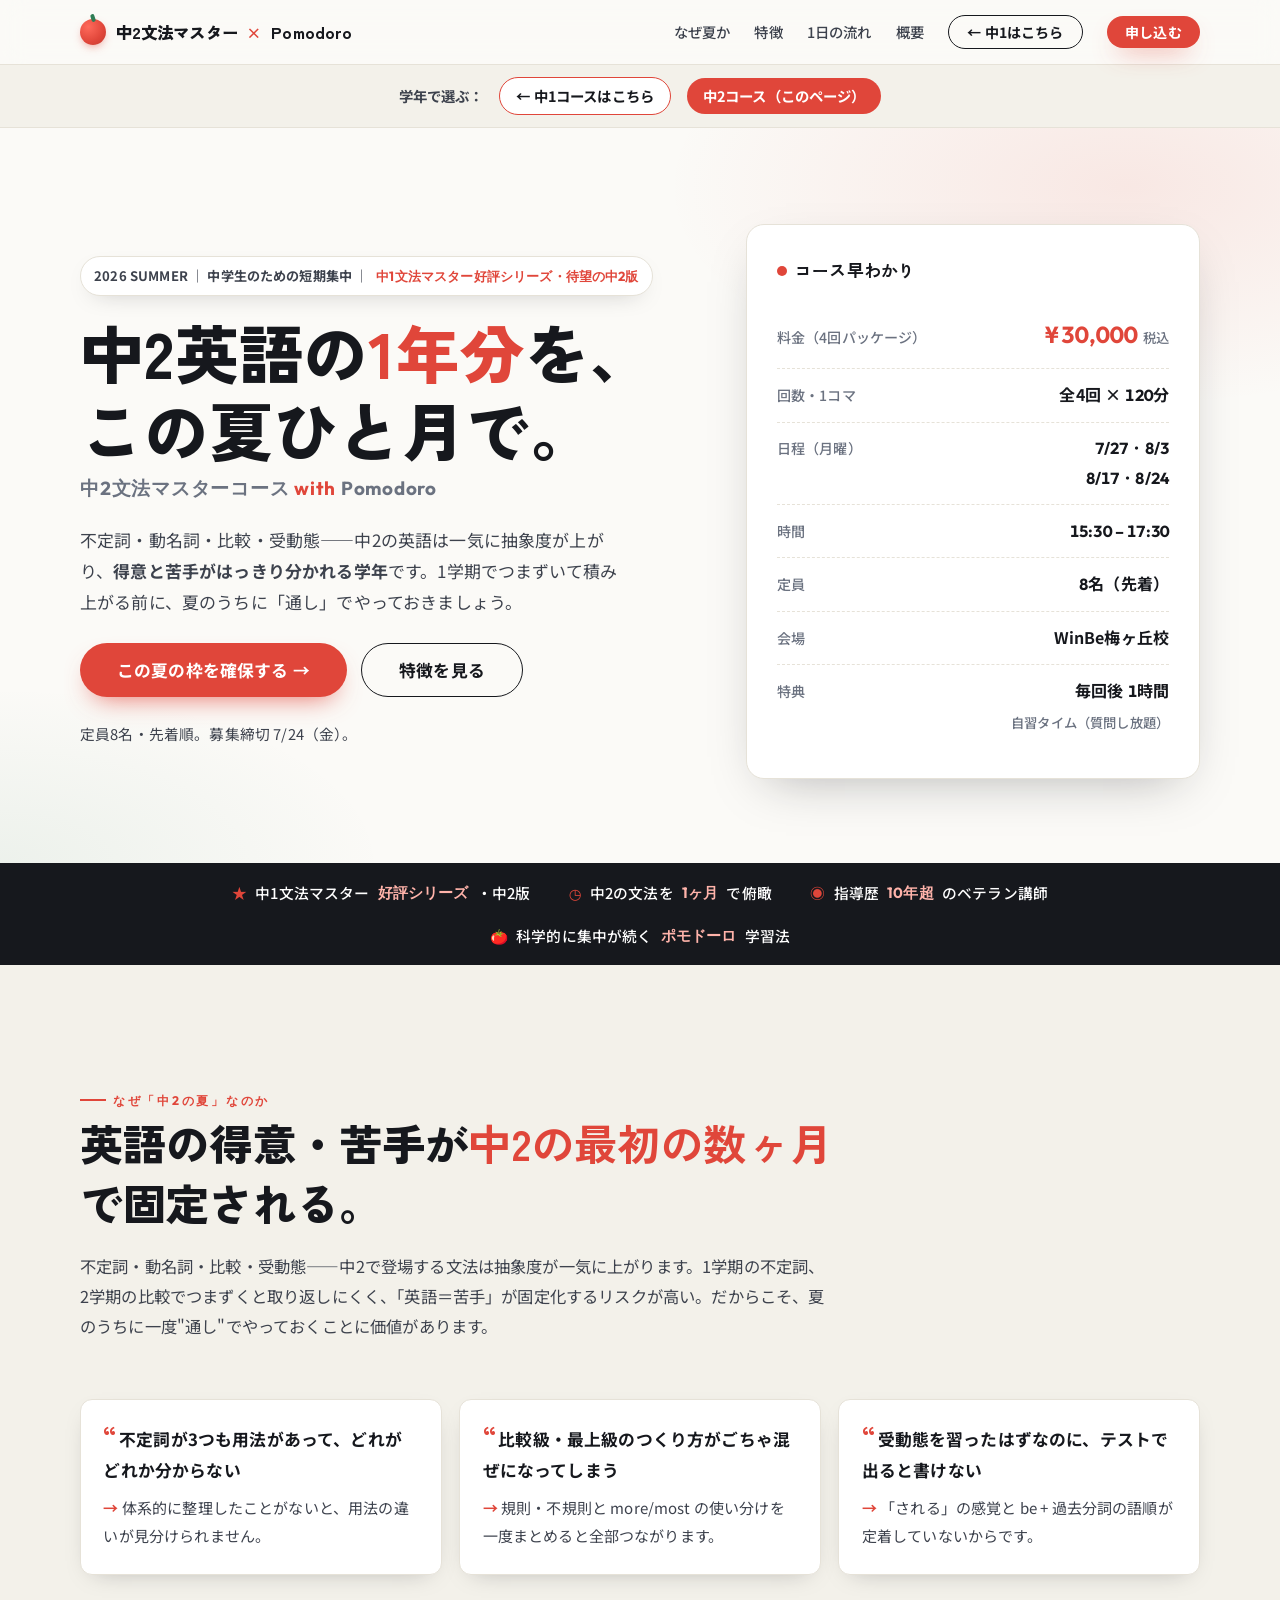
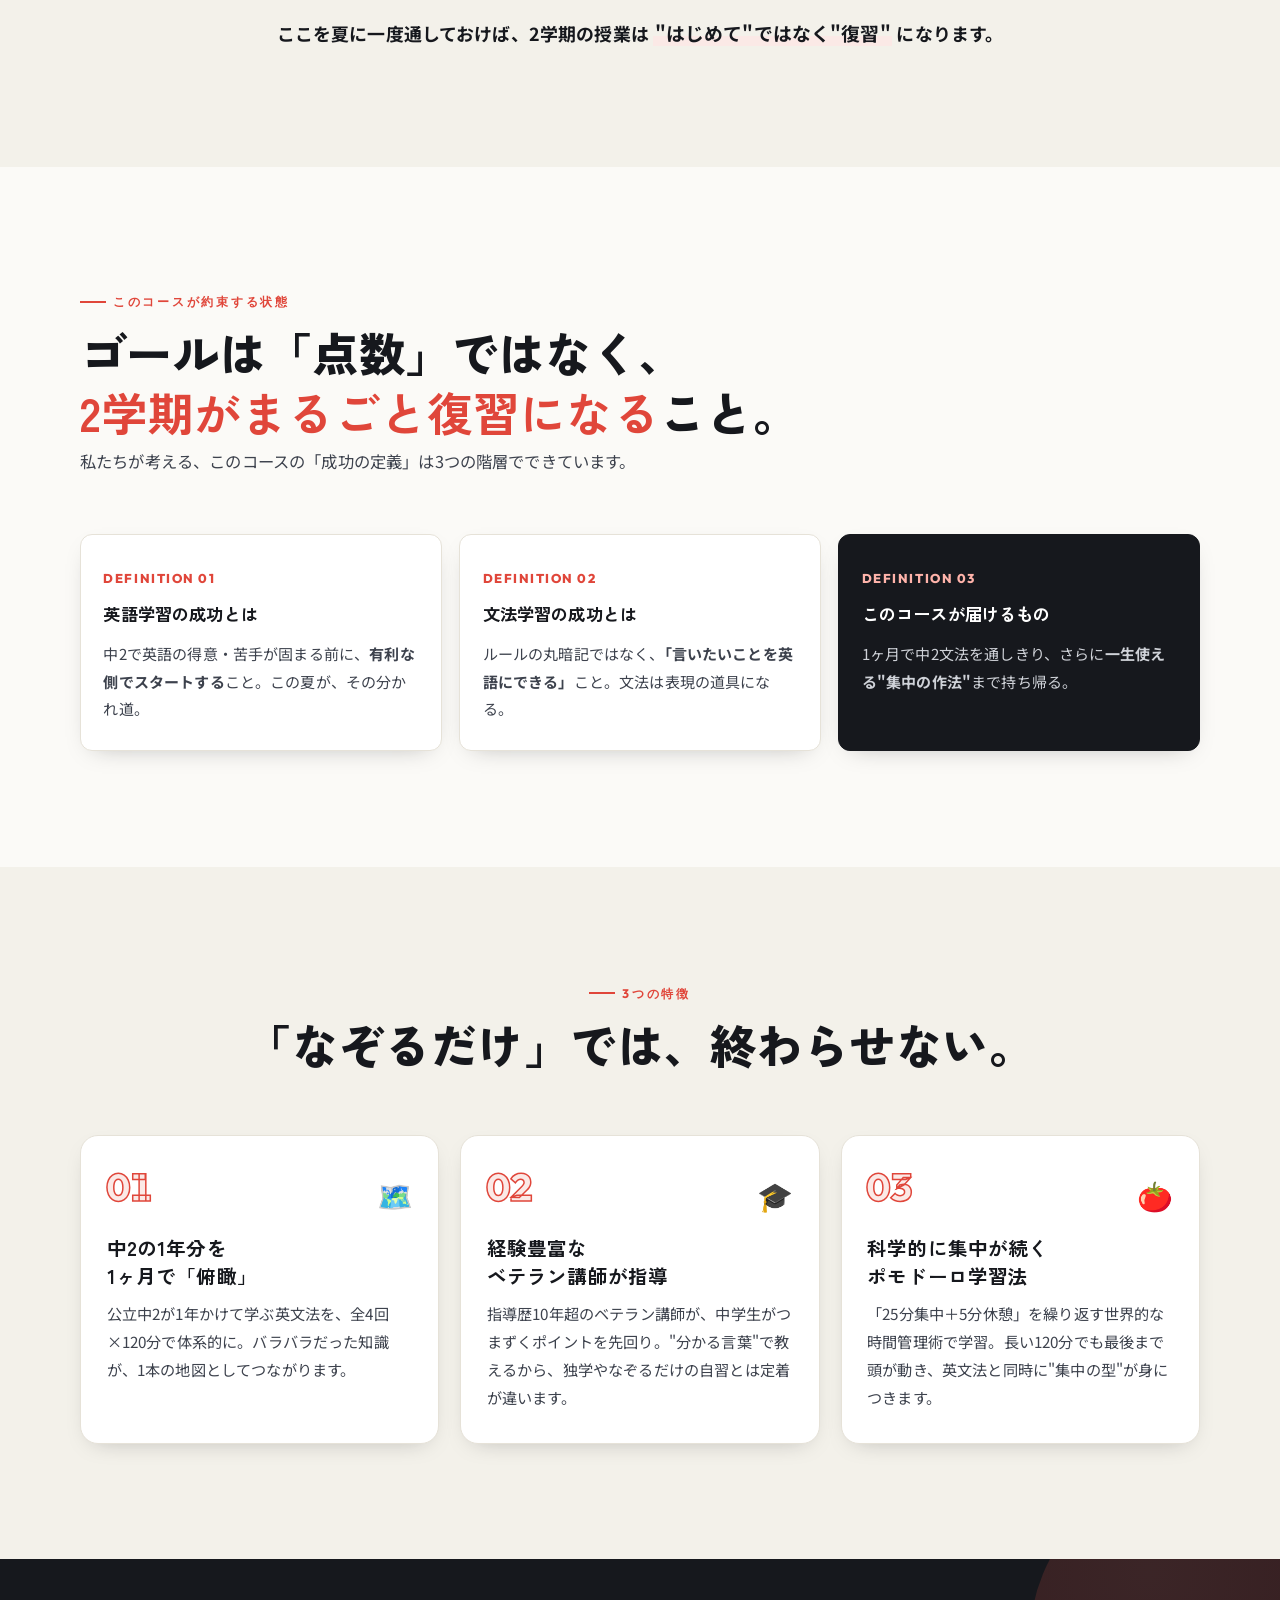
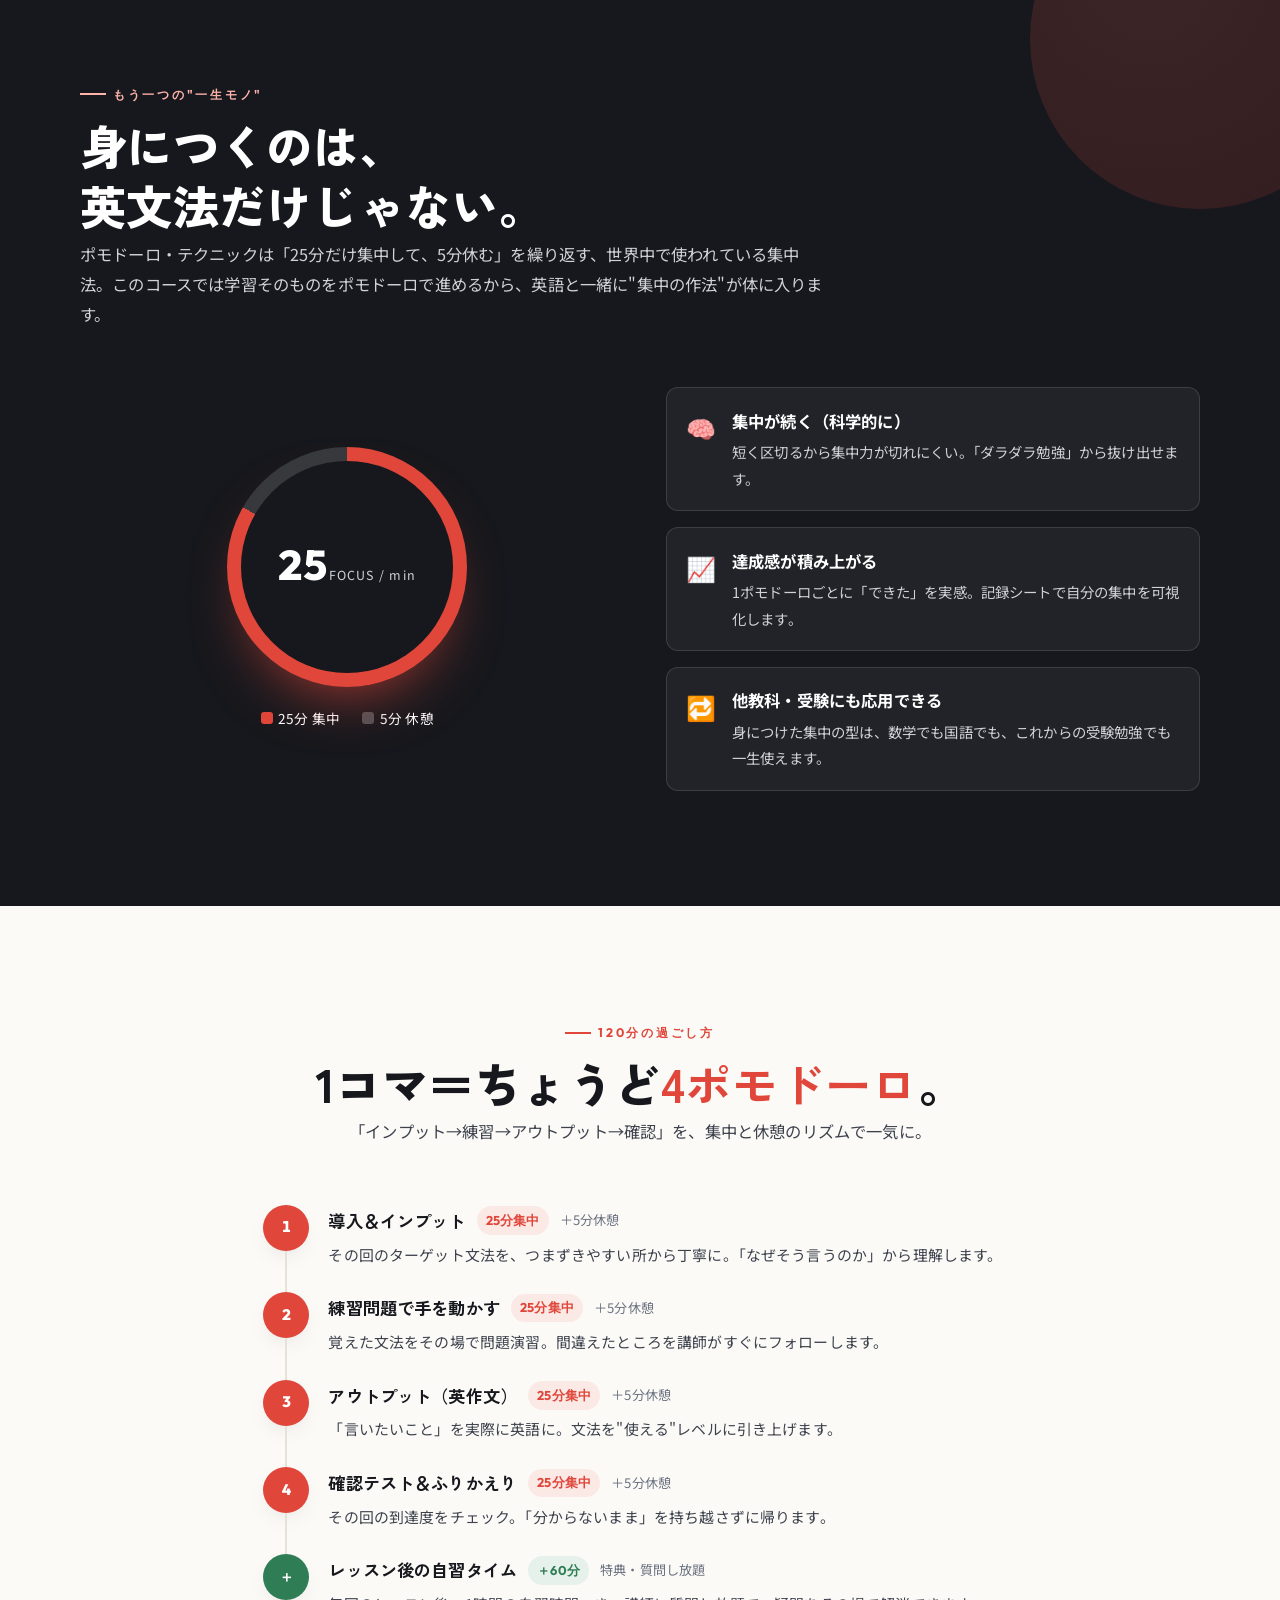
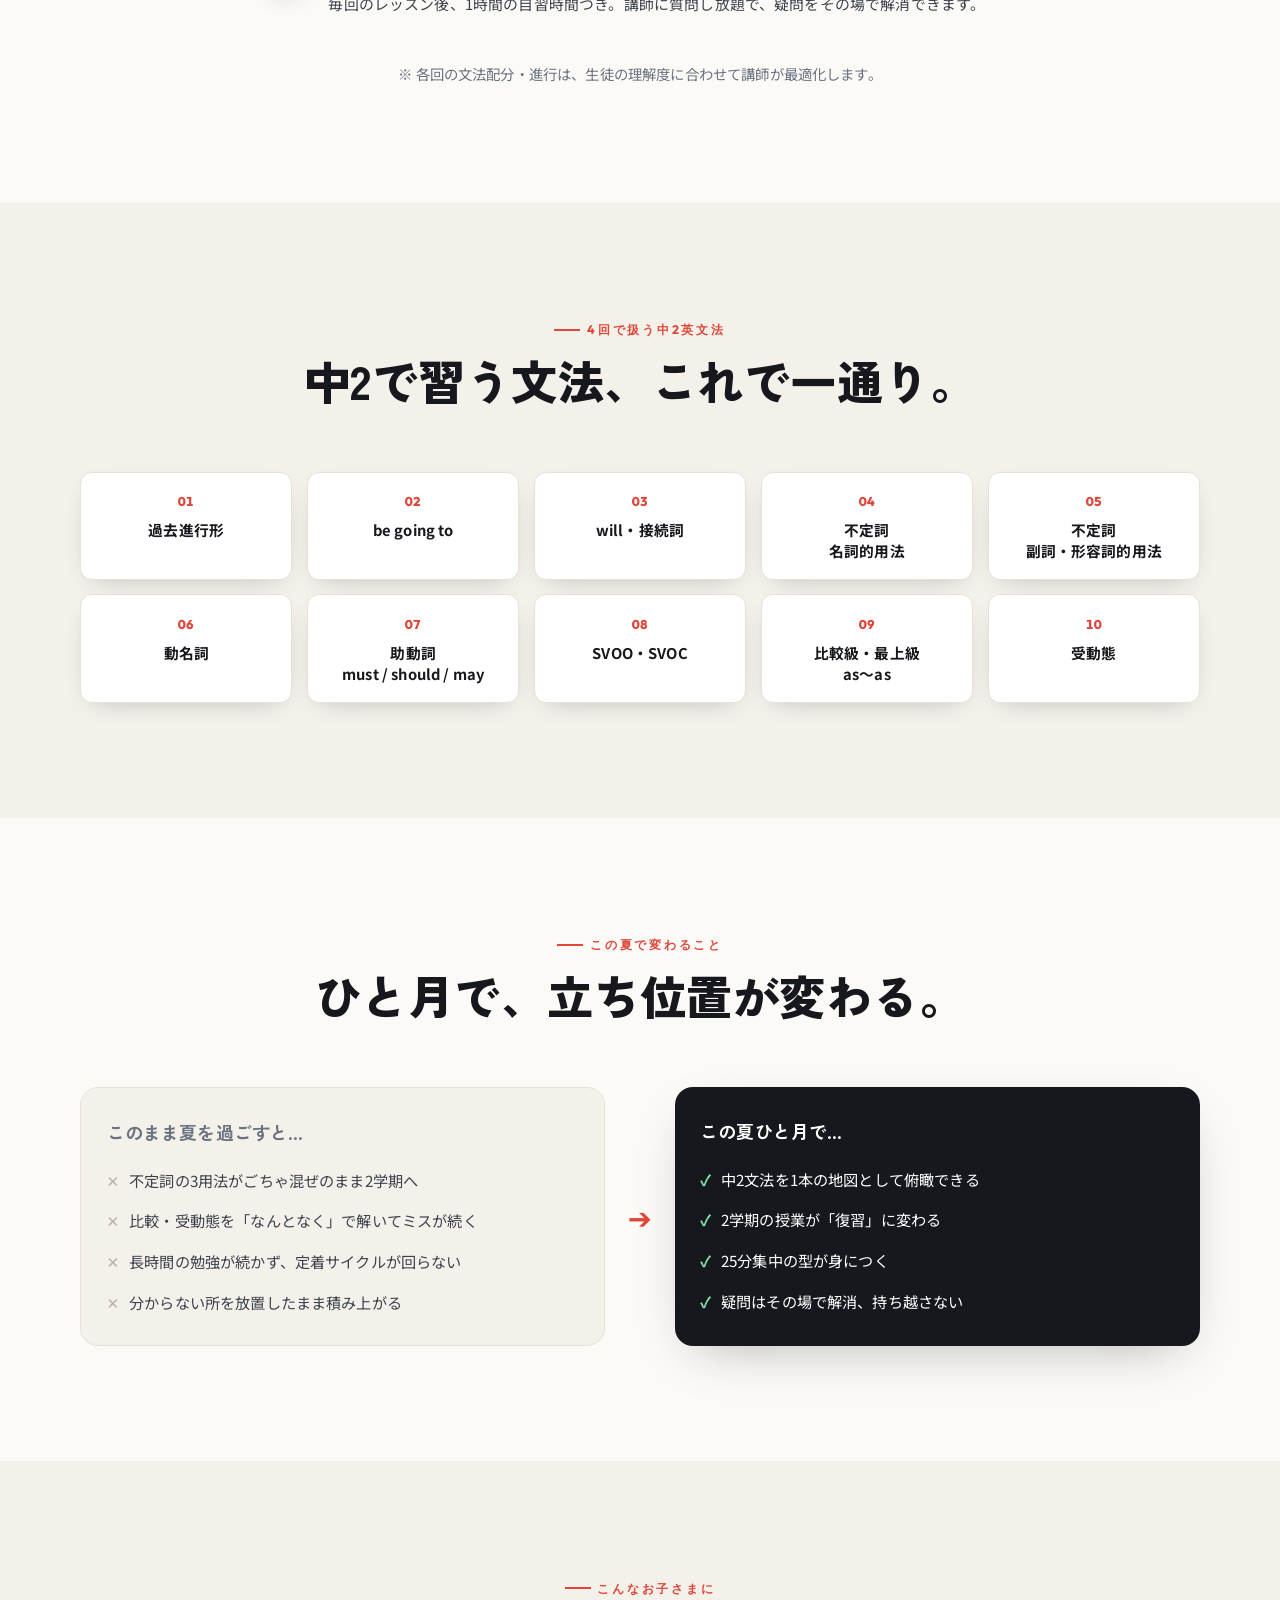
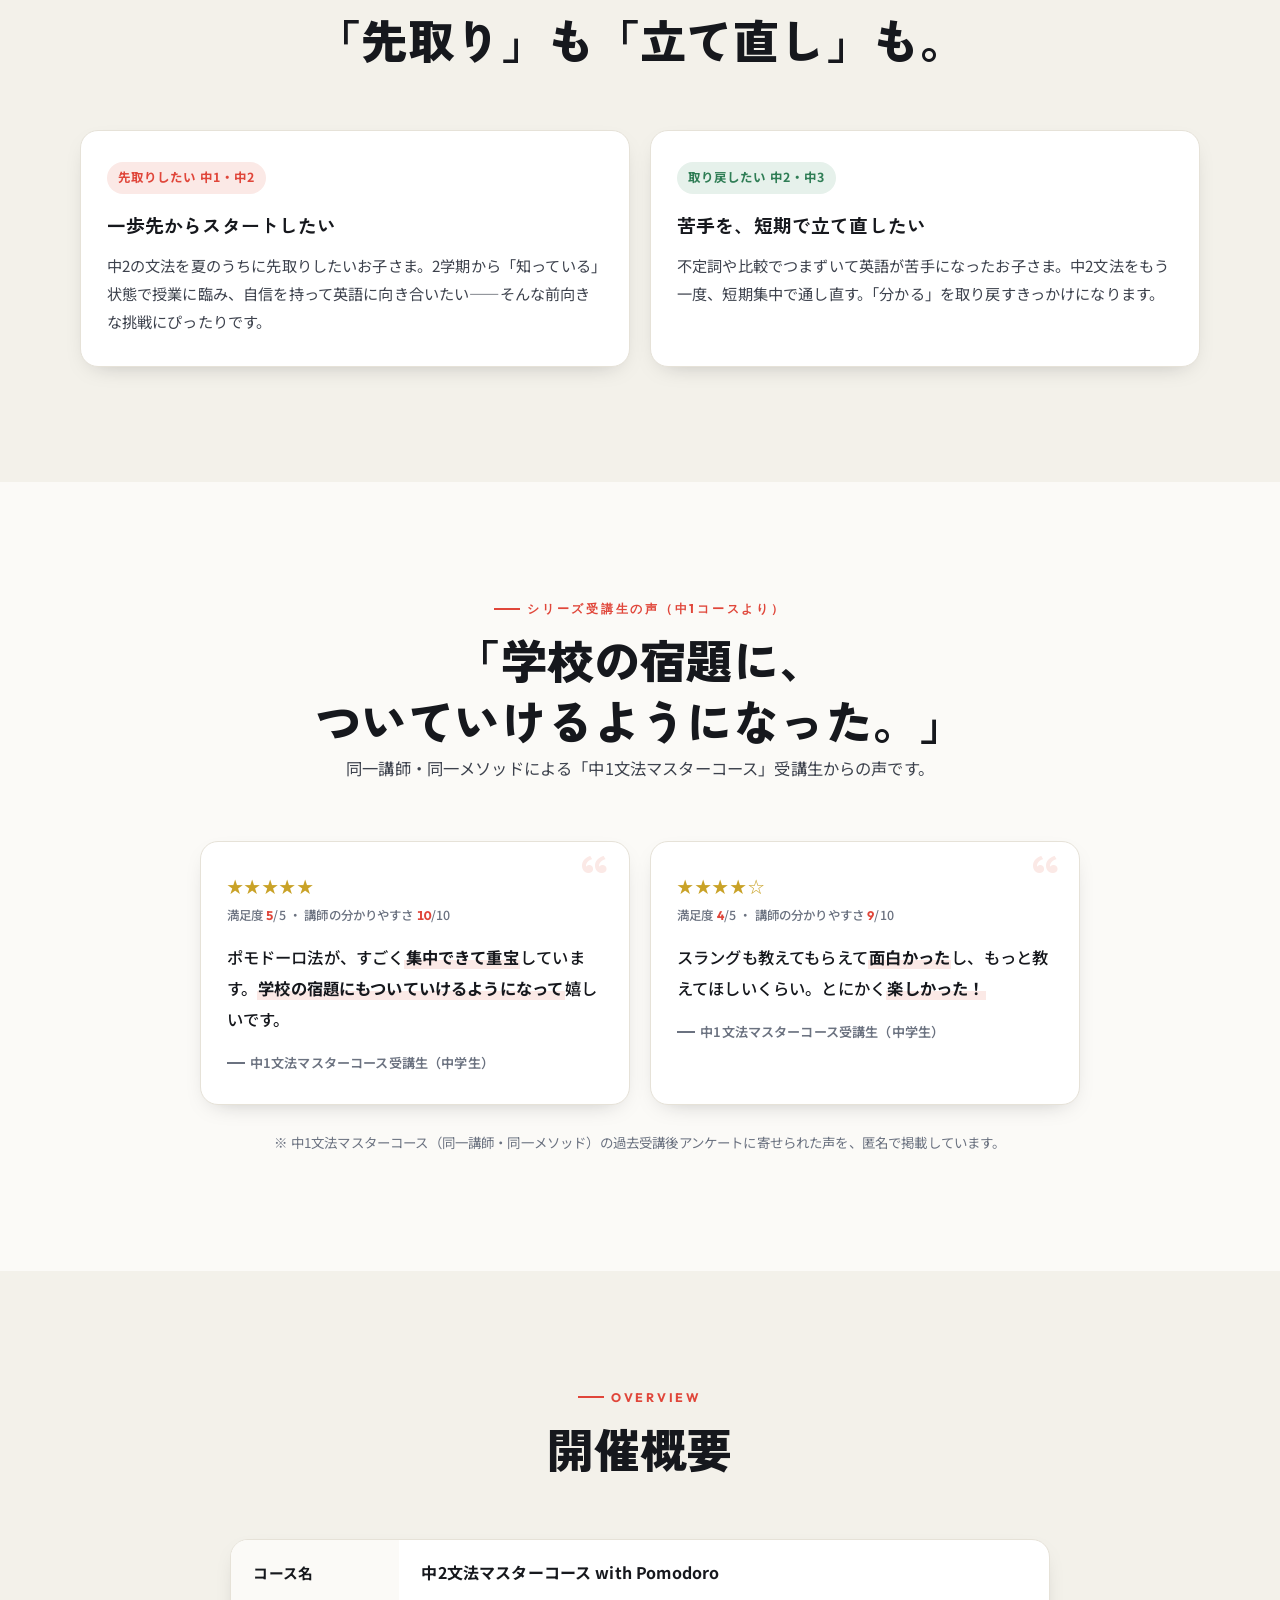
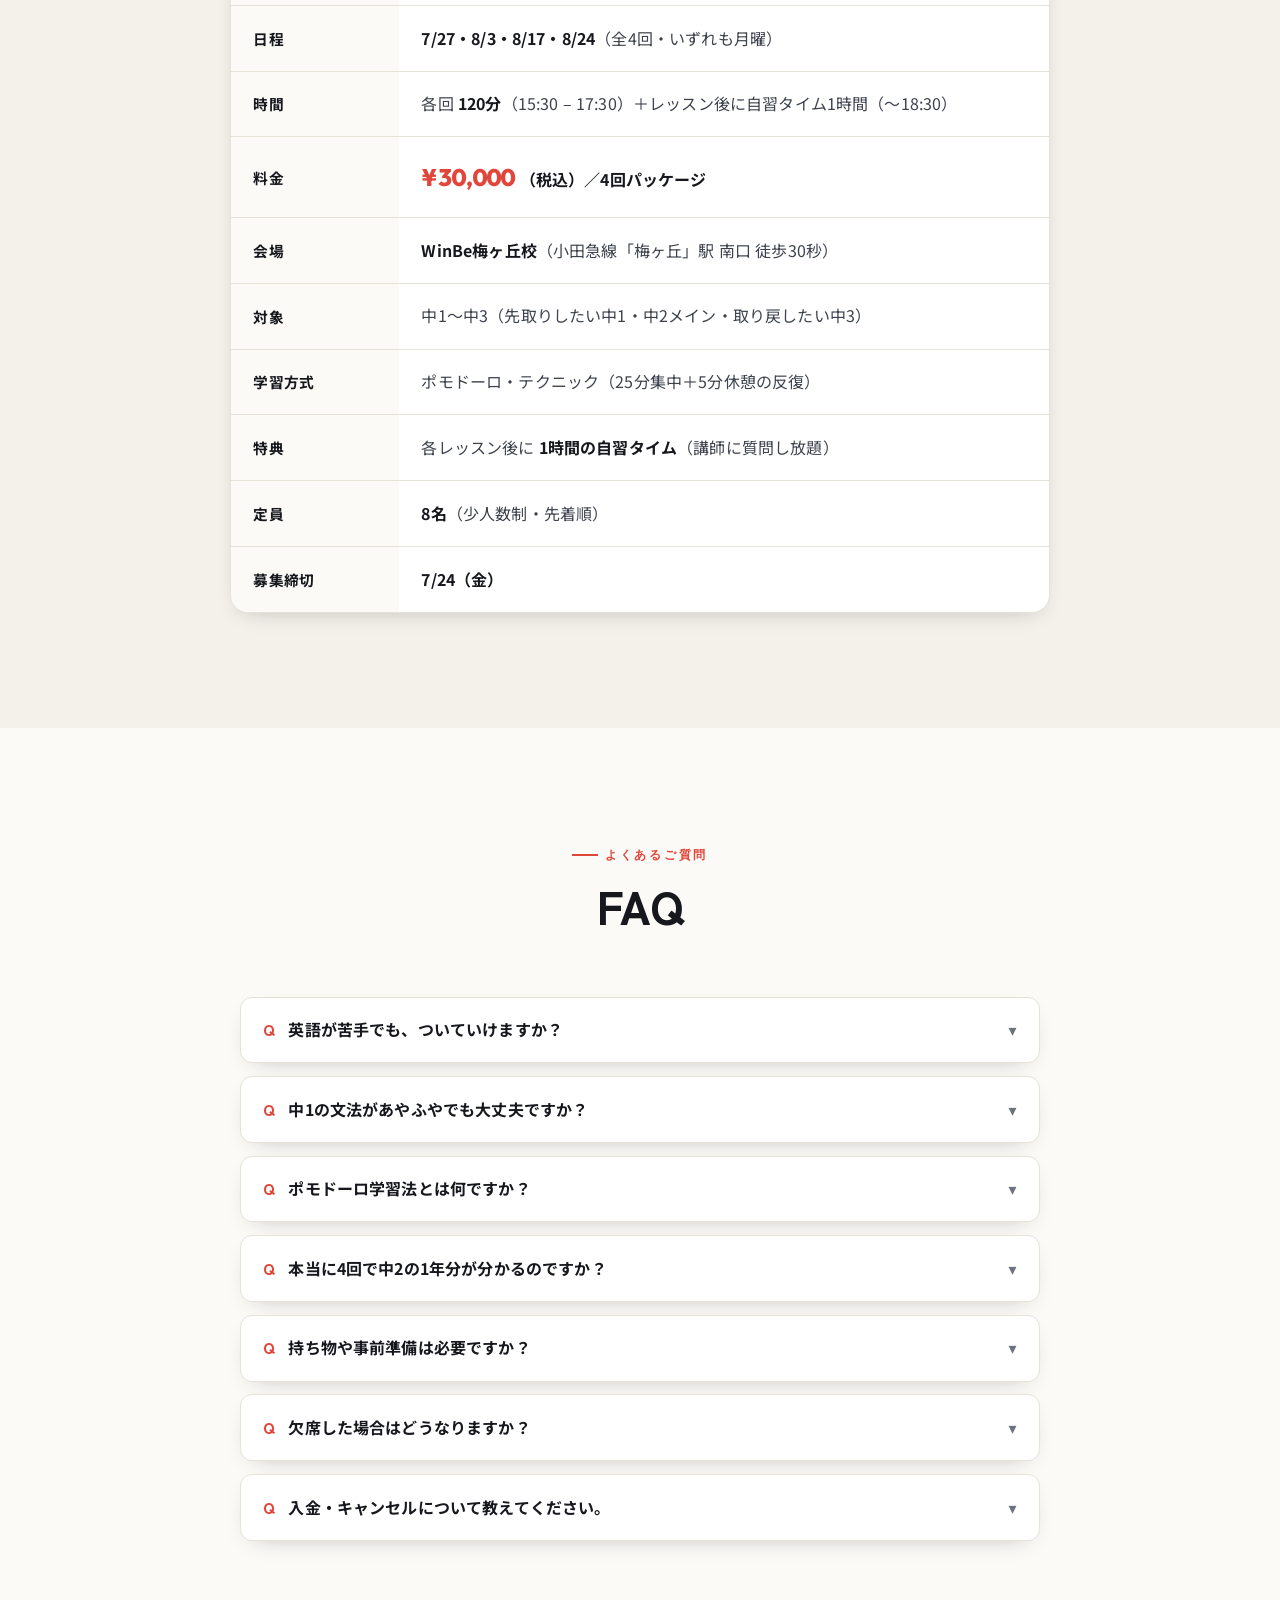
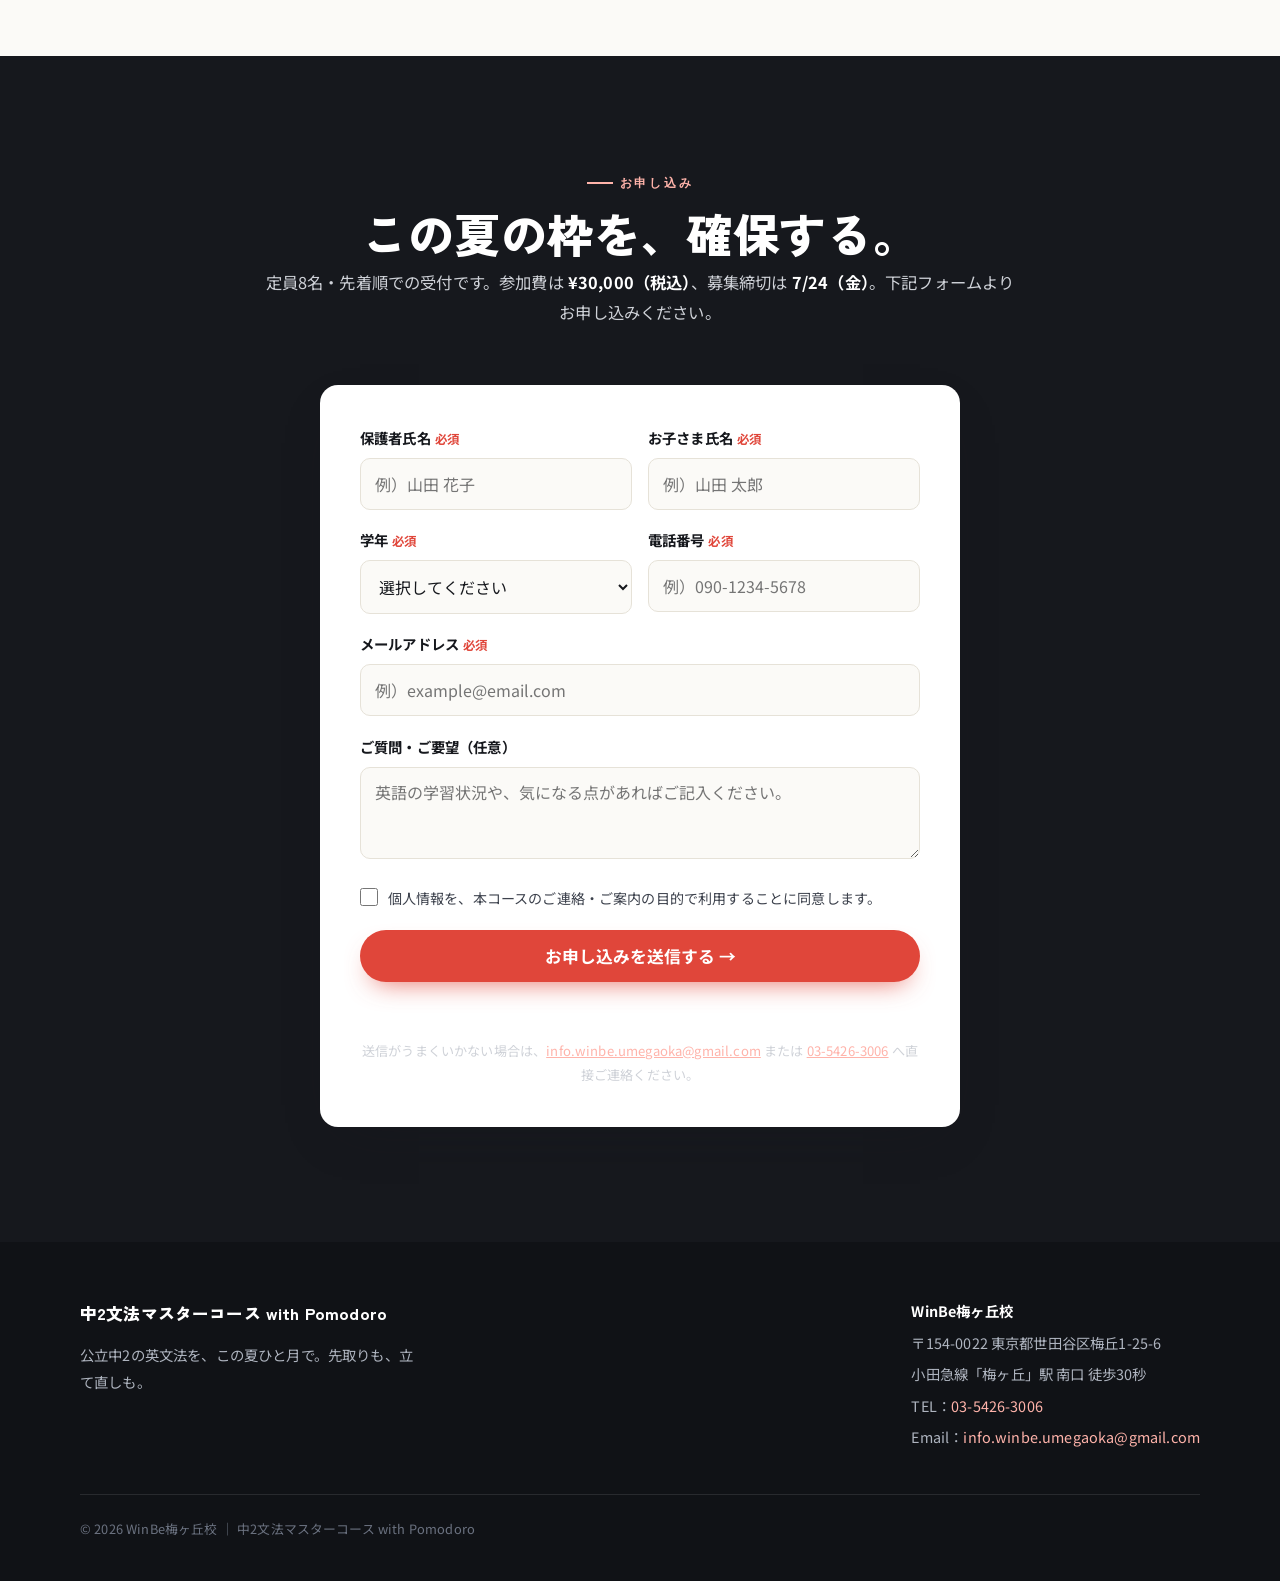
<file: 2026-summer-grammar-master-g2/marketing/lp/index.html>
<!DOCTYPE html>
<html lang="ja">
<head>
<meta charset="UTF-8" />
<meta name="viewport" content="width=device-width, initial-scale=1.0" />
<title>中2文法マスターコース with Pomodoro｜中2英語の1年分を、この夏ひと月で。</title>
<meta name="description" content="中学2年生で習う英文法を、たった4回・1ヶ月で俯瞰しきる夏期講習。不定詞・比較・受動態が苦手な中2、先取りしたい中1、取り戻したい中3へ。中1文法マスター好評シリーズ待望の中2版・新規開講。全4回×120分・月曜15:30〜（7/27他）／定員8名・WinBe梅ヶ丘校。参加費¥30,000（税込）。募集締切7/24（金）。" />
<meta property="og:title" content="中2文法マスターコース with Pomodoro" />
<meta property="og:description" content="中2英語の1年分を、この夏ひと月で。中1文法マスター好評シリーズ待望の中2版・新規開講。全4回×120分／参加費¥30,000（税込）。" />
<meta property="og:type" content="website" />
<link rel="preconnect" href="https://fonts.googleapis.com" />
<link rel="preconnect" href="https://fonts.gstatic.com" crossorigin />
<link href="https://fonts.googleapis.com/css2?family=Noto+Sans+JP:wght@400;500;700;900&family=Zen+Kaku+Gothic+New:wght@500;700;900&family=Outfit:wght@500;600;700;800&display=swap" rel="stylesheet" />
<style>
  :root {
    --ink: #16181d;
    --ink-soft: #3d424d;
    --ink-mute: #6b7280;
    --paper: #fbfaf7;
    --paper-2: #f3f1ea;
    --line: #e6e2d8;
    --tomato: #e0463a;
    --tomato-dark: #c2392e;
    --tomato-soft: #fbe9e6;
    --leaf: #2f7d55;
    --gold: #c9a227;
    --white: #ffffff;
    --radius: 18px;
    --radius-sm: 12px;
    --shadow: 0 18px 50px -22px rgba(22, 24, 29, .35);
    --shadow-sm: 0 8px 24px -14px rgba(22, 24, 29, .35);
    --maxw: 1120px;
    --sans: "Noto Sans JP", system-ui, -apple-system, "Segoe UI", sans-serif;
    --display: "Zen Kaku Gothic New", "Noto Sans JP", sans-serif;
    --latin: "Outfit", system-ui, sans-serif;
  }

  * { box-sizing: border-box; margin: 0; padding: 0; }
  html { scroll-behavior: smooth; -webkit-text-size-adjust: 100%; }
  body {
    font-family: var(--sans);
    color: var(--ink);
    background: var(--paper);
    line-height: 1.85;
    font-size: 16px;
    letter-spacing: .01em;
    -webkit-font-smoothing: antialiased;
    overflow-x: hidden;
  }
  a { color: inherit; text-decoration: none; }
  img { max-width: 100%; display: block; }

  .wrap { width: min(var(--maxw), 92%); margin-inline: auto; }
  .latin { font-family: var(--latin); font-feature-settings: "tnum"; }

  /* ---------- Eyebrow / headings ---------- */
  .eyebrow {
    display: inline-flex; align-items: center; gap: .55em;
    font-family: var(--latin); font-weight: 700; font-size: .78rem;
    letter-spacing: .22em; text-transform: uppercase;
    color: var(--tomato);
  }
  .eyebrow::before {
    content: ""; width: 26px; height: 2px; background: var(--tomato); display: inline-block;
  }
  .eyebrow.center { justify-content: center; }

  h2.sec-title {
    font-family: var(--display); font-weight: 900;
    font-size: clamp(1.7rem, 4.6vw, 2.9rem);
    line-height: 1.3; letter-spacing: .01em;
    margin: .55rem 0 .2rem;
  }
  .sec-lead { color: var(--ink-soft); font-size: 1.02rem; max-width: 46em; }
  .em { color: var(--tomato); font-weight: 700; }
  .marker {
    background: linear-gradient(transparent 62%, var(--tomato-soft) 62%);
    padding: 0 .08em; font-weight: 700;
  }

  section { padding: clamp(64px, 9vw, 118px) 0; }
  .center { text-align: center; }
  .section-head { margin-bottom: clamp(34px, 5vw, 58px); }
  .section-head.center { display: flex; flex-direction: column; align-items: center; }

  /* ---------- Header ---------- */
  header.site {
    position: sticky; top: 0; z-index: 50;
    background: rgba(251, 250, 247, .82);
    backdrop-filter: saturate(140%) blur(12px);
    border-bottom: 1px solid var(--line);
  }
  .nav { display: flex; align-items: center; justify-content: space-between; height: 64px; }
  .brand { display: flex; align-items: center; gap: .6rem; font-family: var(--display); font-weight: 900; font-size: 1.02rem; }
  .brand .dot {
    width: 26px; height: 26px; border-radius: 50%;
    background: radial-gradient(circle at 32% 30%, #ff6a5b, var(--tomato) 60%, var(--tomato-dark));
    position: relative; flex: none;
    box-shadow: 0 4px 10px -3px rgba(224,70,58,.6);
  }
  .brand .dot::before { content:""; position:absolute; top:-5px; left:50%; transform:translateX(-50%) rotate(-18deg); width:4px; height:8px; background:var(--leaf); border-radius:3px; }
  .nav-links { display: flex; align-items: center; gap: 1.5rem; font-size: .9rem; font-weight: 500; }
  .nav-links a.txt { color: var(--ink-soft); }
  .nav-links a.txt:hover { color: var(--ink); }
  .btn {
    display: inline-flex; align-items: center; justify-content: center; gap: .5em;
    font-weight: 700; font-family: var(--sans);
    padding: .85em 1.6em; border-radius: 999px; cursor: pointer; border: none;
    transition: transform .15s ease, box-shadow .2s ease, background .2s ease;
    font-size: .98rem; line-height: 1;
  }
  .btn-primary { background: var(--tomato); color: #fff; box-shadow: 0 12px 26px -12px rgba(224,70,58,.8); }
  .btn-primary:hover { background: var(--tomato-dark); transform: translateY(-2px); }
  .btn-ghost { background: transparent; color: var(--ink); border: 1.5px solid var(--ink); }
  .btn-ghost:hover { background: var(--ink); color: #fff; }
  .btn-lg { padding: 1.05em 2.2em; font-size: 1.05rem; }
  .nav .btn { padding: .62em 1.3em; font-size: .88rem; }
  @media (max-width: 720px){
    .nav-links .txt { display:none; }
    .nav-links .btn-ghost { display:none; } /* 学年切替は下の切替バンドが担うため、ヘッダーでは非表示 */
    .nav { gap: .5rem; }
    .brand { font-size: .9rem; white-space: nowrap; flex: none; }
    .brand .dot { width: 22px; height: 22px; }
    .nav-links { gap: .5rem; }
    .nav .btn { padding: .55em 1.05em; font-size: .82rem; white-space: nowrap; }
  }

  /* ---------- Hero ---------- */
  .hero { position: relative; padding: clamp(54px, 8vw, 96px) 0 clamp(48px,7vw,84px); overflow: hidden; }
  .hero::before {
    content:""; position:absolute; inset:0; z-index:-2;
    background:
      radial-gradient(60% 50% at 88% 8%, rgba(224,70,58,.10), transparent 60%),
      radial-gradient(50% 40% at 0% 100%, rgba(47,125,85,.07), transparent 60%),
      var(--paper);
  }
  .hero-grid { display: grid; grid-template-columns: 1.15fr .85fr; gap: clamp(28px, 4vw, 56px); align-items: center; }
  @media (max-width: 900px){ .hero-grid { grid-template-columns: 1fr; } }

  .hero .kicker {
    display:inline-flex; gap:.6em; align-items:center; flex-wrap:wrap;
    font-size:.82rem; font-weight:700; color:var(--ink-soft);
    background:var(--white); border:1px solid var(--line);
    padding:.5em 1em; border-radius:999px; box-shadow: var(--shadow-sm);
  }
  .hero .kicker b { color: var(--tomato); font-family: var(--latin); }
  .hero h1 {
    font-family: var(--display); font-weight:900;
    font-size: clamp(2.1rem, 6.3vw, 4rem); line-height:1.22; letter-spacing:.005em;
    margin: 1rem 0 .2rem;
  }
  .hero h1 .hl { color: var(--tomato); }
  .hero .course-tag {
    font-family: var(--latin); font-weight:700; font-size: clamp(.95rem,2.3vw,1.18rem);
    color: var(--ink-mute); letter-spacing:.04em; margin-bottom: 1.1rem;
  }
  .hero p.sub { font-size: 1.06rem; color: var(--ink-soft); max-width: 32em; margin-bottom: 1.6rem; }
  .hero .cta-row { display:flex; gap:.9rem; flex-wrap:wrap; margin-bottom: 1.4rem; }
  .hero .urg { font-size:.92rem; color:var(--ink-soft); display:flex; align-items:center; gap:.5em; }
  .hero .urg .pill { background:var(--ink); color:#fff; font-weight:700; font-size:.8rem; padding:.32em .8em; border-radius:999px; }

  .hero-card {
    background: var(--white); border:1px solid var(--line); border-radius: var(--radius);
    box-shadow: var(--shadow); padding: clamp(22px,3vw,30px);
  }
  .hero-card h3 { font-family: var(--display); font-size: 1.05rem; margin-bottom: 1rem; display:flex; align-items:center; gap:.5em; }
  .hero-card h3::before { content:""; width:10px; height:10px; border-radius:50%; background:var(--tomato); }
  .fact { display:flex; justify-content:space-between; align-items:baseline; gap:1rem; padding:.7rem 0; border-bottom:1px dashed var(--line); }
  .fact:last-child { border-bottom:none; }
  .fact .k { color:var(--ink-mute); font-size:.88rem; font-weight:500; flex:none; }
  .fact .v { font-weight:700; text-align:right; }
  .fact .v .big { font-family:var(--latin); font-size:1.45rem; color:var(--tomato); }
  .fact .v small { font-weight:500; color:var(--ink-mute); }
  .fact .v small s { color:var(--ink-mute); margin-right:.3em; }
  .deal-tag {
    display:inline-block; font-family:var(--sans); font-weight:700; font-size:.68rem;
    letter-spacing:.04em; color:#fff; background:var(--leaf);
    padding:.18em .6em; border-radius:999px; margin-bottom:.25rem;
  }

  /* ---------- Marquee strip ---------- */
  .strip { background: var(--ink); color:#fff; padding: 16px 0; }
  .strip .wrap { display:flex; flex-wrap:wrap; justify-content:center; gap: 1rem 2.4rem; text-align:center; }
  .strip .item { display:flex; align-items:center; gap:.55em; font-size:.92rem; font-weight:500; }
  .strip .item b { font-family:var(--latin); color:#ffb3aa; font-weight:700; }
  .strip .item .ic { color:var(--tomato); }

  /* ---------- Problem ---------- */
  .problem { background: var(--paper-2); }
  .problem .big-claim {
    font-family: var(--display); font-weight:900;
    font-size: clamp(1.55rem, 4.4vw, 2.7rem); line-height:1.4; max-width: 18em;
  }
  .cards { display:grid; gap: 1.1rem; }
  .cards.c3 { grid-template-columns: repeat(3, 1fr); }
  .cards.c2 { grid-template-columns: repeat(2, 1fr); }
  @media (max-width: 820px){ .cards.c3 { grid-template-columns:1fr; } .cards.c2 { grid-template-columns:1fr; } }
  .pain {
    background: var(--white); border:1px solid var(--line); border-radius: var(--radius-sm);
    padding: 1.5rem 1.4rem; box-shadow: var(--shadow-sm); position:relative;
  }
  .pain .q { font-weight:700; font-size:1.05rem; margin-bottom:.5rem; }
  .pain .q::before { content:"\201C"; color:var(--tomato); font-family:var(--display); font-size:1.6rem; line-height:0; margin-right:.1em; }
  .pain .a { color:var(--ink-soft); font-size:.94rem; }
  .pain .a b { color:var(--tomato); }
  .turn {
    margin-top: 2.6rem; text-align:center; font-size:1.12rem; font-weight:700;
    color: var(--ink);
  }
  .turn .marker { font-size:1.18rem; }

  /* ---------- Definition (成功の定義) ---------- */
  .defs { display:grid; grid-template-columns: repeat(3,1fr); gap:1.1rem; counter-reset: d; }
  @media (max-width: 820px){ .defs { grid-template-columns:1fr; } }
  .def {
    border:1px solid var(--line); border-radius: var(--radius-sm); padding:1.7rem 1.4rem;
    background: var(--white); position:relative; box-shadow: var(--shadow-sm);
  }
  .def .step { font-family:var(--latin); font-weight:800; color:var(--tomato); font-size:.8rem; letter-spacing:.12em; }
  .def h4 { font-family:var(--display); font-size:1.08rem; margin:.4rem 0 .6rem; }
  .def p { color:var(--ink-soft); font-size:.94rem; }
  .def.final { background: var(--ink); color:#fff; border-color:var(--ink); }
  .def.final h4 { color:#fff; }
  .def.final p { color:#cfd2d8; }
  .def.final .step { color:#ffb3aa; }

  /* ---------- Features ---------- */
  .feat { display:grid; grid-template-columns: repeat(3,1fr); gap:1.3rem; }
  @media (max-width: 820px){ .feat { grid-template-columns:1fr; } }
  .feature {
    border:1px solid var(--line); border-radius: var(--radius); background:var(--white);
    padding: 2rem 1.6rem; box-shadow: var(--shadow-sm); transition: transform .2s ease, box-shadow .2s ease;
  }
  .feature:hover { transform: translateY(-5px); box-shadow: var(--shadow); }
  .feature .no { font-family:var(--latin); font-weight:800; font-size:2.4rem; color:var(--tomato-soft); line-height:1; -webkit-text-stroke:1.5px var(--tomato); }
  .feature .ic { font-size:1.8rem; margin: -2.4rem 0 .8rem auto; width:fit-content; }
  .feature h4 { font-family:var(--display); font-size:1.22rem; margin-bottom:.6rem; line-height:1.4; }
  .feature p { color:var(--ink-soft); font-size:.95rem; }

  /* ---------- Pomodoro deep ---------- */
  .pomo { background: var(--ink); color:#fff; position:relative; overflow:hidden; }
  .pomo::after { content:""; position:absolute; right:-90px; top:-90px; width:340px; height:340px; border-radius:50%; background: radial-gradient(circle at 35% 30%, #ff6a5b, var(--tomato) 62%, var(--tomato-dark)); opacity:.16; }
  .pomo .eyebrow { color:#ffb3aa; }
  .pomo .eyebrow::before { background:#ffb3aa; }
  .pomo h2.sec-title { color:#fff; }
  .pomo .sec-lead { color:#cfd2d8; }
  .pomo-grid { display:grid; grid-template-columns: 1fr 1fr; gap: clamp(28px,4vw,56px); align-items:center; }
  @media (max-width: 880px){ .pomo-grid { grid-template-columns:1fr; } }
  .pomo-points { display:grid; gap:1rem; }
  .ppoint { display:flex; gap:1rem; align-items:flex-start; background: rgba(255,255,255,.05); border:1px solid rgba(255,255,255,.12); border-radius: var(--radius-sm); padding:1.1rem 1.2rem; }
  .ppoint .ic { font-size:1.5rem; flex:none; }
  .ppoint h5 { font-size:1.02rem; margin-bottom:.2rem; }
  .ppoint p { color:#cfd2d8; font-size:.9rem; }
  .timer-visual { display:flex; flex-direction:column; align-items:center; gap:1.2rem; }
  .clock {
    width: clamp(180px, 40vw, 240px); aspect-ratio:1; border-radius:50%;
    background: conic-gradient(var(--tomato) 0 83.3%, rgba(255,255,255,.14) 83.3% 100%);
    display:grid; place-items:center; position:relative;
    box-shadow: 0 30px 60px -28px rgba(224,70,58,.8);
  }
  .clock::before { content:""; position:absolute; inset:14px; border-radius:50%; background:var(--ink); }
  .clock .lbl { position:relative; text-align:center; }
  .clock .lbl .min { font-family:var(--latin); font-weight:800; font-size:2.6rem; line-height:1; }
  .clock .lbl .cap { font-size:.78rem; color:#cfd2d8; letter-spacing:.1em; }
  .timer-visual .legend { display:flex; gap:1.4rem; font-size:.85rem; }
  .timer-visual .legend span { display:flex; align-items:center; gap:.4em; }
  .sw { width:12px; height:12px; border-radius:3px; }

  /* ---------- Timeline ---------- */
  .timeline { display:grid; gap: 0; max-width: 760px; margin-inline:auto; }
  .tl {
    display:grid; grid-template-columns: auto 1fr; gap: 1.2rem; padding: 0 0 0 .2rem;
  }
  .tl .rail { display:flex; flex-direction:column; align-items:center; }
  .tl .node {
    width:46px; height:46px; border-radius:50%; flex:none; display:grid; place-items:center;
    font-family:var(--latin); font-weight:800; background:var(--tomato); color:#fff; font-size:.95rem;
    box-shadow: var(--shadow-sm);
  }
  .tl .line { width:2px; flex:1; background: var(--line); min-height: 18px; }
  .tl:last-child .line { display:none; }
  .tl .body { padding-bottom: 1.5rem; }
  .tl .body .head { display:flex; align-items:center; gap:.7rem; flex-wrap:wrap; }
  .tl .body h5 { font-family:var(--display); font-size:1.08rem; }
  .tl .body .dur { font-family:var(--latin); font-weight:700; font-size:.8rem; color:var(--tomato); background:var(--tomato-soft); padding:.2em .7em; border-radius:999px; }
  .tl .body .break { font-size:.82rem; color:var(--ink-mute); }
  .tl .body p { color:var(--ink-soft); font-size:.93rem; margin-top:.25rem; }
  .tl.bonus .node { background: var(--leaf); }
  .tl.bonus .dur { color: var(--leaf); background: #e6f1eb; }
  .tl-note { text-align:center; margin-top:1.2rem; font-size:.9rem; color:var(--ink-mute); }

  /* ---------- Scope (grammar list) ---------- */
  .scope-grid { display:grid; grid-template-columns: repeat(5,1fr); gap:.9rem; }
  @media (max-width: 900px){ .scope-grid { grid-template-columns: repeat(2,1fr); } }
  .gitem {
    background:var(--white); border:1px solid var(--line); border-radius: var(--radius-sm);
    padding:1.1rem .9rem; text-align:center; box-shadow: var(--shadow-sm);
    display:flex; flex-direction:column; gap:.4rem; align-items:center;
    transition: transform .18s ease, border-color .18s ease;
  }
  .gitem:hover { transform: translateY(-3px); border-color: var(--tomato); }
  .gitem .n { font-family:var(--latin); font-weight:800; color:var(--tomato); font-size:.8rem; }
  .gitem .t { font-weight:700; font-size:.92rem; line-height:1.4; }

  /* ---------- Before / After ---------- */
  .ba { display:grid; grid-template-columns:1fr auto 1fr; gap:1.4rem; align-items:stretch; }
  @media (max-width: 820px){ .ba { grid-template-columns:1fr; } .ba .arrow { transform: rotate(90deg); } }
  .ba-col { border-radius: var(--radius); padding: 1.8rem 1.6rem; }
  .ba-col.before { background: var(--paper-2); border:1px solid var(--line); }
  .ba-col.after { background: var(--ink); color:#fff; box-shadow: var(--shadow); }
  .ba-col h4 { font-family:var(--display); font-size:1.12rem; margin-bottom:1rem; display:flex; align-items:center; gap:.5em; }
  .ba-col.before h4 { color:var(--ink-mute); }
  .ba-col ul { list-style:none; display:grid; gap:.8rem; }
  .ba-col li { display:flex; gap:.6rem; font-size:.95rem; align-items:flex-start; }
  .ba-col.before li { color:var(--ink-soft); }
  .ba-col.before li::before { content:"\2715"; color:#b9b2a4; font-weight:700; flex:none; }
  .ba-col.after li::before { content:"\2713"; color:#7fe0a8; font-weight:800; flex:none; }
  .ba .arrow { display:grid; place-items:center; font-size:1.8rem; color:var(--tomato); }

  /* ---------- Who (persona) ---------- */
  .who { display:grid; grid-template-columns:1fr 1fr; gap:1.3rem; }
  @media (max-width: 820px){ .who { grid-template-columns:1fr; } }
  .persona { border:1px solid var(--line); border-radius: var(--radius); padding:1.9rem 1.6rem; background:var(--white); box-shadow: var(--shadow-sm); }
  .persona .tag { display:inline-block; font-weight:700; font-size:.78rem; letter-spacing:.08em; color:var(--tomato); background:var(--tomato-soft); padding:.35em .9em; border-radius:999px; margin-bottom:.9rem; }
  .persona.review .tag { color: var(--leaf); background:#e6f1eb; }
  .persona h4 { font-family:var(--display); font-size:1.18rem; margin-bottom:.5rem; }
  .persona p { color:var(--ink-soft); font-size:.95rem; }

  /* ---------- Voices ---------- */
  .voices { display:grid; grid-template-columns: repeat(2,1fr); gap:1.3rem; max-width: 880px; margin-inline:auto; }
  @media (max-width: 760px){ .voices { grid-template-columns:1fr; } }
  .voice {
    background:var(--white); border:1px solid var(--line); border-radius: var(--radius);
    padding: 1.8rem 1.6rem; box-shadow: var(--shadow-sm); position:relative;
  }
  .voice::before {
    content:"\201C"; position:absolute; top:.2rem; right:1.2rem;
    font-family:var(--display); font-weight:900; font-size:3.4rem; color:var(--tomato-soft); line-height:1;
  }
  .voice .stars { color:var(--gold); letter-spacing:.1em; font-size:1.02rem; margin-bottom:.2rem; }
  .voice .rate { font-size:.78rem; color:var(--ink-mute); font-weight:500; margin-bottom:.9rem; }
  .voice .rate .latin { color:var(--tomato); font-weight:700; }
  .voice blockquote { font-size:1.02rem; font-weight:500; line-height:1.9; color:var(--ink); }
  .voice blockquote .marker { font-weight:700; }
  .voice .who-tag { margin-top:1rem; font-size:.82rem; color:var(--ink-mute); font-weight:600; display:flex; align-items:center; gap:.4em; }
  .voice .who-tag::before { content:""; width:18px; height:2px; background:var(--ink-mute); display:inline-block; }
  .voices-note { text-align:center; margin-top:1.6rem; font-size:.84rem; color:var(--ink-mute); }

  /* ---------- Overview table ---------- */
  .overview { background: var(--paper-2); }
  .ov-table { background:var(--white); border:1px solid var(--line); border-radius: var(--radius); overflow:hidden; box-shadow: var(--shadow-sm); }
  .ov-row { display:grid; grid-template-columns: 168px 1fr; border-bottom:1px solid var(--line); }
  .ov-row:last-child { border-bottom:none; }
  .ov-row .k { background: var(--paper); font-weight:700; padding:1.1rem 1.4rem; font-size:.92rem; color:var(--ink); display:flex; align-items:center; }
  .ov-row .v { padding:1.1rem 1.4rem; color:var(--ink-soft); }
  .ov-row .v strong { color:var(--ink); }
  .ov-row .v .price { font-family:var(--latin); font-weight:800; color:var(--tomato); font-size:1.5rem; }
  @media (max-width: 620px){ .ov-row { grid-template-columns: 110px 1fr; } .ov-row .k, .ov-row .v { padding:.85rem 1rem; } }

  /* ---------- FAQ ---------- */
  .faq { max-width: 800px; margin-inline:auto; display:grid; gap:.8rem; }
  details.qa { background:var(--white); border:1px solid var(--line); border-radius: var(--radius-sm); overflow:hidden; box-shadow: var(--shadow-sm); }
  details.qa summary { list-style:none; cursor:pointer; padding:1.1rem 1.4rem; font-weight:700; display:flex; gap:.8rem; align-items:flex-start; position:relative; }
  details.qa summary::-webkit-details-marker { display:none; }
  details.qa summary .qm { color:var(--tomato); font-family:var(--display); font-weight:900; flex:none; }
  details.qa summary .chev { margin-left:auto; transition: transform .2s ease; color:var(--ink-mute); flex:none; }
  details.qa[open] summary .chev { transform: rotate(180deg); }
  details.qa .ans { padding: 0 1.4rem 1.2rem 3rem; color:var(--ink-soft); font-size:.95rem; }

  /* ---------- Apply / form ---------- */
  .apply { background: var(--ink); color:#fff; }
  .apply .eyebrow { color:#ffb3aa; } .apply .eyebrow::before { background:#ffb3aa; }
  .apply h2.sec-title { color:#fff; }
  .apply .sec-lead { color:#cfd2d8; }
  .form-wrap { max-width: 640px; margin-inline:auto; background:var(--white); color:var(--ink); border-radius: var(--radius); padding: clamp(24px,4vw,40px); box-shadow: var(--shadow); }
  .field { margin-bottom: 1.1rem; }
  .field label { display:block; font-weight:700; font-size:.9rem; margin-bottom:.4rem; }
  .field label .req { color:var(--tomato); font-size:.78rem; margin-left:.3em; }
  .field input, .field select, .field textarea {
    width:100%; font-family:var(--sans); font-size:1rem; color:var(--ink);
    padding:.8em .9em; border:1.5px solid var(--line); border-radius:10px; background:var(--paper);
    transition: border-color .15s ease, box-shadow .15s ease;
  }
  .field input:focus, .field select:focus, .field textarea:focus {
    outline:none; border-color:var(--tomato); box-shadow:0 0 0 3px var(--tomato-soft); background:#fff;
  }
  .field textarea { resize: vertical; min-height: 92px; }
  .field-row { display:grid; grid-template-columns:1fr 1fr; gap:1rem; }
  @media (max-width: 560px){ .field-row { grid-template-columns:1fr; } }
  .consent { display:flex; gap:.6rem; align-items:flex-start; font-size:.88rem; color:var(--ink-soft); margin: .3rem 0 1.2rem; }
  .consent input { width:18px; height:18px; flex:none; margin-top:.2rem; accent-color: var(--tomato); }
  #btn-submit-form { width:100%; }
  .form-status-msg { margin-top:1rem; text-align:center; font-weight:700; font-size:.95rem; min-height:1.2em; }
  .form-status-msg.success { color: var(--leaf); }
  .form-status-msg.error { color: var(--tomato); }
  .form-note { text-align:center; font-size:.82rem; color:#cfd2d8; margin-top:1.4rem; }
  .form-note a { color:#ffb3aa; text-decoration:underline; }

  /* ---------- Footer ---------- */
  footer.site { background: #101216; color:#aeb4bf; padding: 56px 0 40px; font-size:.9rem; }
  footer.site .f-grid { display:flex; justify-content:space-between; gap:2rem; flex-wrap:wrap; }
  footer.site .brand { color:#fff; margin-bottom:.8rem; }
  footer.site .f-contact div { margin-bottom:.3rem; }
  footer.site a { color:#ffb3aa; }
  footer.site .copy { margin-top:2.4rem; padding-top:1.4rem; border-top:1px solid rgba(255,255,255,.1); font-size:.8rem; color:#6b7280; }

  /* ---------- Sticky mobile CTA ---------- */
  .mobile-cta { position: fixed; left:0; right:0; bottom:0; z-index:60; padding:.7rem 4%; background:rgba(251,250,247,.95); backdrop-filter:blur(8px); border-top:1px solid var(--line); display:none; }
  .mobile-cta .btn { width:100%; }
  @media (max-width: 720px){ .mobile-cta { display:block; } body { padding-bottom: 76px; } }

  /* ---------- Reveal animation ---------- */
  .reveal { opacity:0; transform: translateY(22px); transition: opacity .6s ease, transform .6s ease; }
  .reveal.in { opacity:1; transform:none; }
  @media (prefers-reduced-motion: reduce){ .reveal { opacity:1; transform:none; transition:none; } html{ scroll-behavior:auto; } }
</style>
</head>
<body>

<!-- ===== Header ===== -->
<header class="site">
  <div class="wrap nav">
    <a href="#top" class="brand"><span class="dot"></span>中2文法マスター<span style="color:var(--tomato)">×</span>Pomodoro</a>
    <nav class="nav-links">
      <a class="txt" href="#why">なぜ夏か</a>
      <a class="txt" href="#features">特徴</a>
      <a class="txt" href="#flow">1日の流れ</a>
      <a class="txt" href="#overview">概要</a>
      <a class="btn btn-ghost" href="/chu1">← 中1はこちら</a>
      <a class="btn btn-primary" href="#apply">申し込む</a>
    </nav>
  </div>
</header>

<!-- ===== 学年切り替え（中1⇄中2）｜1サイト集約のクリーンURL（_redirects: /chu1 → 中1LP）を使用。 ===== -->
<div style="background:var(--paper-2);border-bottom:1px solid var(--line)">
  <div class="wrap" style="display:flex;flex-wrap:wrap;align-items:center;justify-content:center;gap:.55rem 1rem;padding:.75rem 0;font-size:.9rem">
    <span style="font-weight:700;color:var(--ink-soft)">学年で選ぶ：</span>
    <a href="/chu1" style="display:inline-flex;align-items:center;gap:.4em;font-weight:700;color:var(--ink);padding:.34em 1.1em;border-radius:999px;border:1.5px solid var(--tomato);background:#fff">← 中1コースはこちら</a>
    <span style="background:var(--tomato);color:#fff;font-weight:700;padding:.34em 1.1em;border-radius:999px">中2コース（このページ）</span>
  </div>
</div>

<!-- ===== Hero ===== -->
<section class="hero" id="top">
  <div class="wrap hero-grid">
    <div class="hero-copy">
      <span class="kicker">2026 SUMMER ｜ 中学生のための短期集中 ｜ <b>中1文法マスター好評シリーズ・待望の中2版</b></span>
      <h1>中2英語の<span class="hl">1年分</span>を、<br>この夏ひと月で。</h1>
      <div class="course-tag latin">中2文法マスターコース <span style="color:var(--tomato)">with</span> Pomodoro</div>
      <p class="sub">不定詞・動名詞・比較・受動態——中2の英語は一気に抽象度が上がり、<strong>得意と苦手がはっきり分かれる学年</strong>です。1学期でつまずいて積み上がる前に、夏のうちに「通し」でやっておきましょう。</p>
      <div class="cta-row">
        <a href="#apply" class="btn btn-primary btn-lg">この夏の枠を確保する →</a>
        <a href="#features" class="btn btn-ghost btn-lg">特徴を見る</a>
      </div>
      <div class="urg"><span>定員8名・先着順。募集締切 7/24（金）。</span></div>
    </div>

    <aside class="hero-card reveal">
      <h3>コース早わかり</h3>
      <div class="fact"><span class="k">料金（4回パッケージ）</span><span class="v"><span class="big latin">¥30,000</span> <small>税込</small></span></div>
      <div class="fact"><span class="k">回数・1コマ</span><span class="v">全4回 × <span class="latin">120</span>分</span></div>
      <div class="fact"><span class="k">日程（月曜）</span><span class="v latin">7/27・8/3<br>8/17・8/24</span></div>
      <div class="fact"><span class="k">時間</span><span class="v latin">15:30 – 17:30</span></div>
      <div class="fact"><span class="k">定員</span><span class="v"><span class="latin">8</span>名（先着）</span></div>
      <div class="fact"><span class="k">会場</span><span class="v">WinBe梅ヶ丘校</span></div>
      <div class="fact"><span class="k">特典</span><span class="v">毎回後 <span class="latin">1</span>時間<br><small>自習タイム（質問し放題）</small></span></div>
    </aside>
  </div>
</section>

<!-- ===== Strip ===== -->
<div class="strip">
  <div class="wrap">
    <span class="item"><span class="ic">★</span>中1文法マスター<b>好評シリーズ</b>・中2版</span>
    <span class="item"><span class="ic">◷</span>中2の文法を<b>1ヶ月</b>で俯瞰</span>
    <span class="item"><span class="ic">◉</span>指導歴<b>10年超</b>のベテラン講師</span>
    <span class="item"><span class="ic">🍅</span>科学的に集中が続く<b>ポモドーロ</b>学習法</span>
  </div>
</div>

<!-- ===== Why summer (Problem) ===== -->
<section class="problem" id="why">
  <div class="wrap">
    <div class="section-head reveal">
      <span class="eyebrow">なぜ「中2の夏」なのか</span>
      <p class="big-claim">英語の得意・苦手が<span class="em">中2の最初の数ヶ月</span>で固定される。</p>
      <p class="sec-lead" style="margin-top:1.1rem">不定詞・動名詞・比較・受動態——中2で登場する文法は抽象度が一気に上がります。1学期の不定詞、2学期の比較でつまずくと取り返しにくく、「英語＝苦手」が固定化するリスクが高い。だからこそ、夏のうちに一度"通し"でやっておくことに価値があります。</p>
    </div>

    <div class="cards c3">
      <div class="pain reveal">
        <p class="q">不定詞が3つも用法があって、どれがどれか分からない</p>
        <p class="a"><b>→</b> 体系的に整理したことがないと、用法の違いが見分けられません。</p>
      </div>
      <div class="pain reveal">
        <p class="q">比較級・最上級のつくり方がごちゃ混ぜになってしまう</p>
        <p class="a"><b>→</b> 規則・不規則と more/most の使い分けを一度まとめると全部つながります。</p>
      </div>
      <div class="pain reveal">
        <p class="q">受動態を習ったはずなのに、テストで出ると書けない</p>
        <p class="a"><b>→</b> 「される」の感覚と be + 過去分詞の語順が定着していないからです。</p>
      </div>
    </div>

    <p class="turn reveal">ここを夏に一度通しておけば、2学期の授業は <span class="marker">"はじめて"ではなく"復習"</span> になります。</p>
  </div>
</section>

<!-- ===== Definition (成功の定義) ===== -->
<section id="goal">
  <div class="wrap">
    <div class="section-head reveal">
      <span class="eyebrow">このコースが約束する状態</span>
      <h2 class="sec-title">ゴールは「点数」ではなく、<br><span class="em">2学期がまるごと復習になる</span>こと。</h2>
      <p class="sec-lead">私たちが考える、このコースの「成功の定義」は3つの階層でできています。</p>
    </div>
    <div class="defs">
      <div class="def reveal">
        <span class="step">DEFINITION 01</span>
        <h4>英語学習の成功とは</h4>
        <p>中2で英語の得意・苦手が固まる前に、<strong>有利な側でスタートする</strong>こと。この夏が、その分かれ道。</p>
      </div>
      <div class="def reveal">
        <span class="step">DEFINITION 02</span>
        <h4>文法学習の成功とは</h4>
        <p>ルールの丸暗記ではなく、<strong>「言いたいことを英語にできる」</strong>こと。文法は表現の道具になる。</p>
      </div>
      <div class="def final reveal">
        <span class="step">DEFINITION 03</span>
        <h4>このコースが届けるもの</h4>
        <p>1ヶ月で中2文法を通しきり、さらに<strong>一生使える"集中の作法"</strong>まで持ち帰る。</p>
      </div>
    </div>
  </div>
</section>

<!-- ===== Features ===== -->
<section id="features" style="background:var(--paper-2)">
  <div class="wrap">
    <div class="section-head center reveal">
      <span class="eyebrow center">3つの特徴</span>
      <h2 class="sec-title">「なぞるだけ」では、終わらせない。</h2>
    </div>
    <div class="feat">
      <div class="feature reveal">
        <div class="no latin">01</div>
        <div class="ic">🗺️</div>
        <h4>中2の1年分を<br>1ヶ月で「俯瞰」</h4>
        <p>公立中2が1年かけて学ぶ英文法を、全4回×120分で体系的に。バラバラだった知識が、1本の地図としてつながります。</p>
      </div>
      <div class="feature reveal">
        <div class="no latin">02</div>
        <div class="ic">🎓</div>
        <h4>経験豊富な<br>ベテラン講師が指導</h4>
        <p>指導歴10年超のベテラン講師が、中学生がつまずくポイントを先回り。"分かる言葉"で教えるから、独学やなぞるだけの自習とは定着が違います。</p>
      </div>
      <div class="feature reveal">
        <div class="no latin">03</div>
        <div class="ic">🍅</div>
        <h4>科学的に集中が続く<br>ポモドーロ学習法</h4>
        <p>「25分集中＋5分休憩」を繰り返す世界的な時間管理術で学習。長い120分でも最後まで頭が動き、英文法と同時に"集中の型"が身につきます。</p>
      </div>
    </div>
  </div>
</section>

<!-- ===== Pomodoro deep ===== -->
<section class="pomo">
  <div class="wrap">
    <div class="section-head reveal">
      <span class="eyebrow">もう一つの"一生モノ"</span>
      <h2 class="sec-title">身につくのは、<br>英文法だけじゃない。</h2>
      <p class="sec-lead">ポモドーロ・テクニックは「25分だけ集中して、5分休む」を繰り返す、世界中で使われている集中法。このコースでは学習そのものをポモドーロで進めるから、英語と一緒に"集中の作法"が体に入ります。</p>
    </div>
    <div class="pomo-grid">
      <div class="timer-visual reveal">
        <div class="clock"><span class="lbl"><span class="min latin">25</span><span class="cap">FOCUS / min</span></span></div>
        <div class="legend">
          <span><span class="sw" style="background:var(--tomato)"></span>25分 集中</span>
          <span><span class="sw" style="background:rgba(255,255,255,.25)"></span>5分 休憩</span>
        </div>
      </div>
      <div class="pomo-points">
        <div class="ppoint reveal"><span class="ic">🧠</span><div><h5>集中が続く（科学的に）</h5><p>短く区切るから集中力が切れにくい。「ダラダラ勉強」から抜け出せます。</p></div></div>
        <div class="ppoint reveal"><span class="ic">📈</span><div><h5>達成感が積み上がる</h5><p>1ポモドーロごとに「できた」を実感。記録シートで自分の集中を可視化します。</p></div></div>
        <div class="ppoint reveal"><span class="ic">🔁</span><div><h5>他教科・受験にも応用できる</h5><p>身につけた集中の型は、数学でも国語でも、これからの受験勉強でも一生使えます。</p></div></div>
      </div>
    </div>
  </div>
</section>

<!-- ===== Flow / Timeline ===== -->
<section id="flow">
  <div class="wrap">
    <div class="section-head center reveal">
      <span class="eyebrow center">120分の過ごし方</span>
      <h2 class="sec-title">1コマ＝ちょうど<span class="em">4ポモドーロ</span>。</h2>
      <p class="sec-lead center" style="text-align:center">「インプット→練習→アウトプット→確認」を、集中と休憩のリズムで一気に。</p>
    </div>
    <div class="timeline">
      <div class="tl reveal">
        <div class="rail"><div class="node latin">1</div><div class="line"></div></div>
        <div class="body"><div class="head"><h5>導入＆インプット</h5><span class="dur">25分集中</span><span class="break">＋5分休憩</span></div><p>その回のターゲット文法を、つまずきやすい所から丁寧に。「なぜそう言うのか」から理解します。</p></div>
      </div>
      <div class="tl reveal">
        <div class="rail"><div class="node latin">2</div><div class="line"></div></div>
        <div class="body"><div class="head"><h5>練習問題で手を動かす</h5><span class="dur">25分集中</span><span class="break">＋5分休憩</span></div><p>覚えた文法をその場で問題演習。間違えたところを講師がすぐにフォローします。</p></div>
      </div>
      <div class="tl reveal">
        <div class="rail"><div class="node latin">3</div><div class="line"></div></div>
        <div class="body"><div class="head"><h5>アウトプット（英作文）</h5><span class="dur">25分集中</span><span class="break">＋5分休憩</span></div><p>「言いたいこと」を実際に英語に。文法を"使える"レベルに引き上げます。</p></div>
      </div>
      <div class="tl reveal">
        <div class="rail"><div class="node latin">4</div><div class="line"></div></div>
        <div class="body"><div class="head"><h5>確認テスト＆ふりかえり</h5><span class="dur">25分集中</span><span class="break">＋5分休憩</span></div><p>その回の到達度をチェック。「分からないまま」を持ち越さずに帰ります。</p></div>
      </div>
      <div class="tl bonus reveal">
        <div class="rail"><div class="node">＋</div><div class="line"></div></div>
        <div class="body"><div class="head"><h5>レッスン後の自習タイム</h5><span class="dur">＋60分</span><span class="break">特典・質問し放題</span></div><p>毎回のレッスン後、1時間の自習時間つき。講師に質問し放題で、疑問をその場で解消できます。</p></div>
      </div>
    </div>
    <p class="tl-note">※ 各回の文法配分・進行は、生徒の理解度に合わせて講師が最適化します。</p>
  </div>
</section>

<!-- ===== Scope ===== -->
<section style="background:var(--paper-2)">
  <div class="wrap">
    <div class="section-head center reveal">
      <span class="eyebrow center">4回で扱う中2英文法</span>
      <h2 class="sec-title">中2で習う文法、これで一通り。</h2>
    </div>
    <div class="scope-grid">
      <div class="gitem reveal"><span class="n latin">01</span><span class="t">過去進行形</span></div>
      <div class="gitem reveal"><span class="n latin">02</span><span class="t">be going to</span></div>
      <div class="gitem reveal"><span class="n latin">03</span><span class="t">will・接続詞</span></div>
      <div class="gitem reveal"><span class="n latin">04</span><span class="t">不定詞<br>名詞的用法</span></div>
      <div class="gitem reveal"><span class="n latin">05</span><span class="t">不定詞<br>副詞・形容詞的用法</span></div>
      <div class="gitem reveal"><span class="n latin">06</span><span class="t">動名詞</span></div>
      <div class="gitem reveal"><span class="n latin">07</span><span class="t">助動詞<br>must / should / may</span></div>
      <div class="gitem reveal"><span class="n latin">08</span><span class="t">SVOO・SVOC</span></div>
      <div class="gitem reveal"><span class="n latin">09</span><span class="t">比較級・最上級<br>as〜as</span></div>
      <div class="gitem reveal"><span class="n latin">10</span><span class="t">受動態</span></div>
    </div>
  </div>
</section>

<!-- ===== Before / After ===== -->
<section>
  <div class="wrap">
    <div class="section-head center reveal">
      <span class="eyebrow center">この夏で変わること</span>
      <h2 class="sec-title">ひと月で、立ち位置が変わる。</h2>
    </div>
    <div class="ba">
      <div class="ba-col before reveal">
        <h4>このまま夏を過ごすと…</h4>
        <ul>
          <li>不定詞の3用法がごちゃ混ぜのまま2学期へ</li>
          <li>比較・受動態を「なんとなく」で解いてミスが続く</li>
          <li>長時間の勉強が続かず、定着サイクルが回らない</li>
          <li>分からない所を放置したまま積み上がる</li>
        </ul>
      </div>
      <div class="arrow reveal">➔</div>
      <div class="ba-col after reveal">
        <h4>この夏ひと月で…</h4>
        <ul>
          <li>中2文法を1本の地図として俯瞰できる</li>
          <li>2学期の授業が「復習」に変わる</li>
          <li>25分集中の型が身につく</li>
          <li>疑問はその場で解消、持ち越さない</li>
        </ul>
      </div>
    </div>
  </div>
</section>

<!-- ===== Who ===== -->
<section style="background:var(--paper-2)" id="who">
  <div class="wrap">
    <div class="section-head center reveal">
      <span class="eyebrow center">こんなお子さまに</span>
      <h2 class="sec-title">「先取り」も「立て直し」も。</h2>
    </div>
    <div class="who">
      <div class="persona reveal">
        <span class="tag">先取りしたい 中1・中2</span>
        <h4>一歩先からスタートしたい</h4>
        <p>中2の文法を夏のうちに先取りしたいお子さま。2学期から「知っている」状態で授業に臨み、自信を持って英語に向き合いたい——そんな前向きな挑戦にぴったりです。</p>
      </div>
      <div class="persona review reveal">
        <span class="tag">取り戻したい 中2・中3</span>
        <h4>苦手を、短期で立て直したい</h4>
        <p>不定詞や比較でつまずいて英語が苦手になったお子さま。中2文法をもう一度、短期集中で通し直す。「分かる」を取り戻すきっかけになります。</p>
      </div>
    </div>
  </div>
</section>

<!-- ===== Voices ===== -->
<section id="voices">
  <div class="wrap">
    <div class="section-head center reveal">
      <span class="eyebrow center">シリーズ受講生の声（中1コースより）</span>
      <h2 class="sec-title">「学校の宿題に、<br>ついていけるようになった。」</h2>
      <p class="sec-lead center" style="text-align:center">同一講師・同一メソッドによる「中1文法マスターコース」受講生からの声です。</p>
    </div>
    <div class="voices">
      <div class="voice reveal">
        <div class="stars">★★★★★</div>
        <div class="rate">満足度 <span class="latin">5</span>/5 ・ 講師の分かりやすさ <span class="latin">10</span>/10</div>
        <blockquote>ポモドーロ法が、すごく<span class="marker">集中できて重宝</span>しています。<span class="marker">学校の宿題にもついていけるようになって</span>嬉しいです。</blockquote>
        <div class="who-tag">中1文法マスターコース受講生（中学生）</div>
      </div>
      <div class="voice reveal">
        <div class="stars">★★★★☆</div>
        <div class="rate">満足度 <span class="latin">4</span>/5 ・ 講師の分かりやすさ <span class="latin">9</span>/10</div>
        <blockquote>スラングも教えてもらえて<span class="marker">面白かった</span>し、もっと教えてほしいくらい。とにかく<span class="marker">楽しかった！</span></blockquote>
        <div class="who-tag">中1文法マスターコース受講生（中学生）</div>
      </div>
    </div>
    <p class="voices-note">※ 中1文法マスターコース（同一講師・同一メソッド）の過去受講後アンケートに寄せられた声を、匿名で掲載しています。</p>
  </div>
</section>

<!-- ===== Overview ===== -->
<section class="overview" id="overview">
  <div class="wrap">
    <div class="section-head center reveal">
      <span class="eyebrow center">Overview</span>
      <h2 class="sec-title">開催概要</h2>
    </div>
    <div class="ov-table reveal" style="max-width:820px;margin-inline:auto">
      <div class="ov-row"><div class="k">コース名</div><div class="v"><strong>中2文法マスターコース with Pomodoro</strong></div></div>
      <div class="ov-row"><div class="k">日程</div><div class="v"><strong>7/27・8/3・8/17・8/24</strong>（全4回・いずれも月曜）</div></div>
      <div class="ov-row"><div class="k">時間</div><div class="v">各回 <strong>120分</strong>（15:30 – 17:30）＋レッスン後に自習タイム1時間（〜18:30）</div></div>
      <div class="ov-row"><div class="k">料金</div><div class="v"><span class="price latin">¥30,000</span> <strong>（税込）／4回パッケージ</strong></div></div>
      <div class="ov-row"><div class="k">会場</div><div class="v"><strong>WinBe梅ヶ丘校</strong>（小田急線「梅ヶ丘」駅 南口 徒歩30秒）</div></div>
      <div class="ov-row"><div class="k">対象</div><div class="v">中1〜中3（先取りしたい中1・中2メイン・取り戻したい中3）</div></div>
      <div class="ov-row"><div class="k">学習方式</div><div class="v">ポモドーロ・テクニック（25分集中＋5分休憩の反復）</div></div>
      <div class="ov-row"><div class="k">特典</div><div class="v">各レッスン後に <strong>1時間の自習タイム</strong>（講師に質問し放題）</div></div>
      <div class="ov-row"><div class="k">定員</div><div class="v"><strong>8名</strong>（少人数制・先着順）</div></div>
      <div class="ov-row"><div class="k">募集締切</div><div class="v"><strong>7/24（金）</strong></div></div>
    </div>
  </div>
</section>

<!-- ===== FAQ ===== -->
<section id="faq">
  <div class="wrap">
    <div class="section-head center reveal">
      <span class="eyebrow center">よくあるご質問</span>
      <h2 class="sec-title">FAQ</h2>
    </div>
    <div class="faq">
      <details class="qa reveal"><summary><span class="qm">Q</span>英語が苦手でも、ついていけますか？<span class="chev">▾</span></summary><div class="ans">はい。経験豊富なベテラン講師が、つまずきやすい所を先回りして丁寧に教えます。さらに毎回のレッスン後に1時間の自習タイム（質問し放題）があるので、「分からないまま」で帰すことはありません。</div></details>
      <details class="qa reveal"><summary><span class="qm">Q</span>中1の文法があやふやでも大丈夫ですか？<span class="chev">▾</span></summary><div class="ans">中2文法を理解するうえで必要な中1の基礎（be動詞・一般動詞・過去形など）は、その都度フォローしながら進めます。ご心配な場合は事前にご相談ください。</div></details>
      <details class="qa reveal"><summary><span class="qm">Q</span>ポモドーロ学習法とは何ですか？<span class="chev">▾</span></summary><div class="ans">「25分集中して、5分休む」を繰り返す、世界的に有名な時間管理・集中法です。短く区切ることで集中が続きやすくなります。本コースでは学習そのものをこの方法で進めるため、英文法と同時に"集中の作法"が身につき、他教科や受験勉強にも応用できます。</div></details>
      <details class="qa reveal"><summary><span class="qm">Q</span>本当に4回で中2の1年分が分かるのですか？<span class="chev">▾</span></summary><div class="ans">目的は「完璧な暗記」ではなく、中2文法を体系的に"俯瞰"することです。一度全体を通しておくことで、2学期以降の学校の授業が「はじめて」ではなく「復習」になり、定着が一気に進みます。</div></details>
      <details class="qa reveal"><summary><span class="qm">Q</span>持ち物や事前準備は必要ですか？<span class="chev">▾</span></summary><div class="ans">筆記用具をお持ちください。教材はこちらでご用意します。その他の詳細は、お申し込み後にあらためてご案内いたします。</div></details>
      <details class="qa reveal"><summary><span class="qm">Q</span>欠席した場合はどうなりますか？<span class="chev">▾</span></summary><div class="ans">日程は隔週を含む全4回の連続コースです。短期集中型のパッケージレッスンのため、<b>欠席分の振替は行っておりません</b>。やむを得ず欠席された場合は、その回の資料をお渡しするなどでサポートします。ご不安な点はお申し込み前にお気軽にお問い合わせください。</div></details>
      <details class="qa reveal"><summary><span class="qm">Q</span>入金・キャンセルについて教えてください。<span class="chev">▾</span></summary><div class="ans"><b>【ご入金・受講確定】</b>お申し込み後1週間以内に参加費をご入金ください。ご入金の確認をもって受講確定（お席の確保）となります。期日までにご入金が確認できない場合は、お申し込みを保留・キャンセルとさせていただく場合があります。<br><br><b>【キャンセル・返金】</b>お客様都合のキャンセルは開講2週間前まで無料（全額返金）、それ以降は教材手配の都合上、参加費の30〜50%を申し受ける場合があります。定員未達・当校都合などで開講に至らなかった場合は全額返金いたします。</div></details>
    </div>
  </div>
</section>

<!-- ===== Apply ===== -->
<section class="apply" id="apply">
  <div class="wrap">
    <div class="section-head center reveal">
      <span class="eyebrow center">お申し込み</span>
      <h2 class="sec-title">この夏の枠を、確保する。</h2>
      <p class="sec-lead">定員8名・先着順での受付です。参加費は <strong style="color:#fff">¥30,000（税込）</strong>、募集締切は <strong style="color:#fff">7/24（金）</strong>。下記フォームよりお申し込みください。</p>
    </div>

    <form class="form-wrap reveal" id="apply-form" novalidate>
      <div class="field-row">
        <div class="field">
          <label for="parent-name">保護者氏名<span class="req">必須</span></label>
          <input type="text" id="parent-name" name="parent-name" autocomplete="name" required placeholder="例）山田 花子" />
        </div>
        <div class="field">
          <label for="student-name">お子さま氏名<span class="req">必須</span></label>
          <input type="text" id="student-name" name="student-name" required placeholder="例）山田 太郎" />
        </div>
      </div>

      <div class="field-row">
        <div class="field">
          <label for="grade">学年<span class="req">必須</span></label>
          <select id="grade" name="grade" required>
            <option value="" disabled selected>選択してください</option>
            <option>中学1年</option>
            <option>中学2年</option>
            <option>中学3年</option>
            <option>その他</option>
          </select>
        </div>
        <div class="field">
          <label for="phone">電話番号<span class="req">必須</span></label>
          <input type="tel" id="phone" name="phone" autocomplete="tel" required placeholder="例）090-1234-5678" />
        </div>
      </div>

      <div class="field">
        <label for="email">メールアドレス<span class="req">必須</span></label>
        <input type="email" id="email" name="email" autocomplete="email" required placeholder="例）example@email.com" />
      </div>

      <div class="field">
        <label for="message">ご質問・ご要望（任意）</label>
        <textarea id="message" name="message" placeholder="英語の学習状況や、気になる点があればご記入ください。"></textarea>
      </div>

      <label class="consent">
        <input type="checkbox" id="consent" name="consent" value="同意（個人情報の利用に同意）" required />
        <span>個人情報を、本コースのご連絡・ご案内の目的で利用することに同意します。</span>
      </label>

      <button type="submit" class="btn btn-primary btn-lg" id="btn-submit-form">お申し込みを送信する →</button>
      <div class="form-status-msg" id="form-status" role="status" aria-live="polite"></div>

      <p class="form-note">送信がうまくいかない場合は、<a href="mailto:info.winbe.umegaoka@gmail.com">info.winbe.umegaoka@gmail.com</a> または <a href="tel:0354263006">03-5426-3006</a> へ直接ご連絡ください。</p>
    </form>
  </div>
</section>

<!-- ===== Footer ===== -->
<footer class="site">
  <div class="wrap f-grid">
    <div>
      <div class="brand" style="font-family:var(--display);font-weight:900;font-size:1.05rem">中2文法マスターコース with Pomodoro</div>
      <div style="max-width:24em">公立中2の英文法を、この夏ひと月で。先取りも、立て直しも。</div>
    </div>
    <div class="f-contact">
      <div><strong style="color:#fff">WinBe梅ヶ丘校</strong></div>
      <div>〒154-0022 東京都世田谷区梅丘1-25-6</div>
      <div>小田急線「梅ヶ丘」駅 南口 徒歩30秒</div>
      <div>TEL：<a href="tel:0354263006">03-5426-3006</a></div>
      <div>Email：<a href="mailto:info.winbe.umegaoka@gmail.com">info.winbe.umegaoka@gmail.com</a></div>
    </div>
  </div>
  <div class="wrap copy">© 2026 WinBe梅ヶ丘校 ｜ 中2文法マスターコース with Pomodoro</div>
</footer>

<!-- ===== Mobile sticky CTA ===== -->
<div class="mobile-cta"><a href="#apply" class="btn btn-primary">この夏の枠を確保する →</a></div>

<script src="script.js" defer></script>
</body>
</html>
</file>
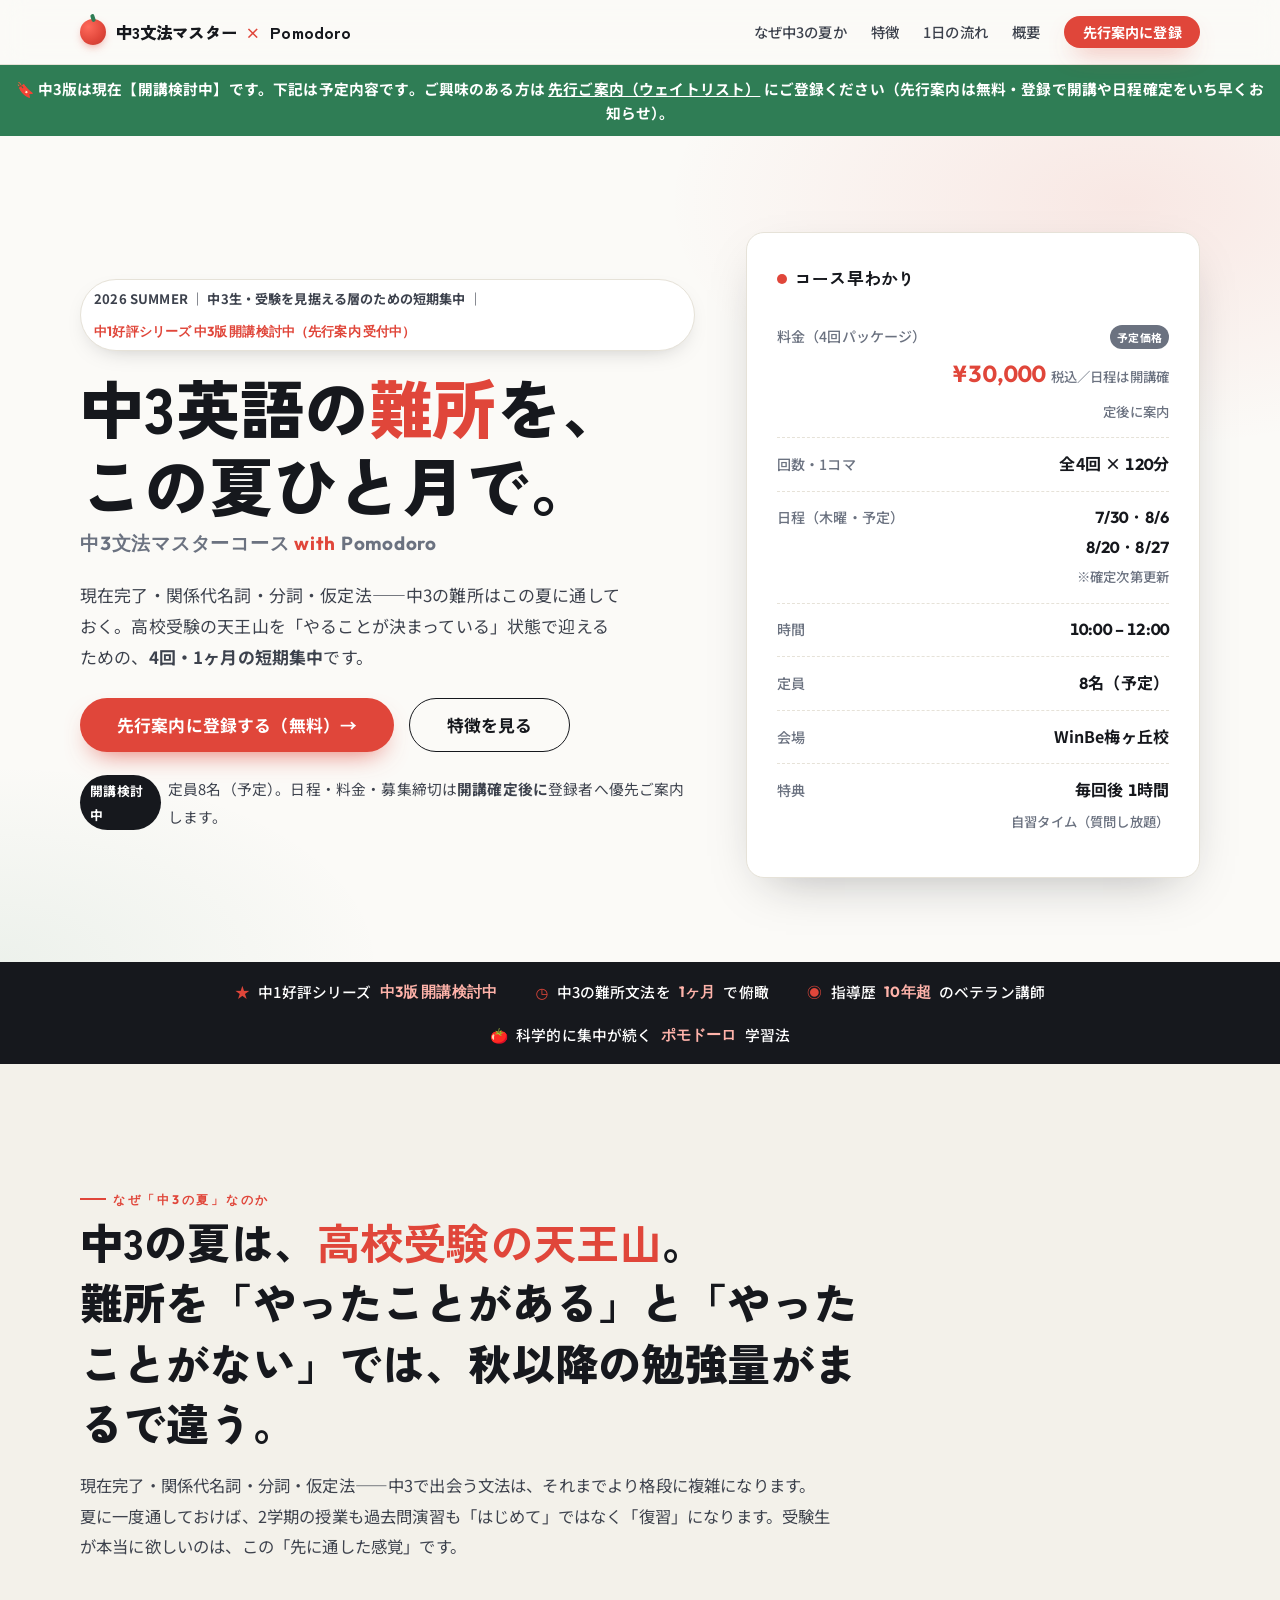
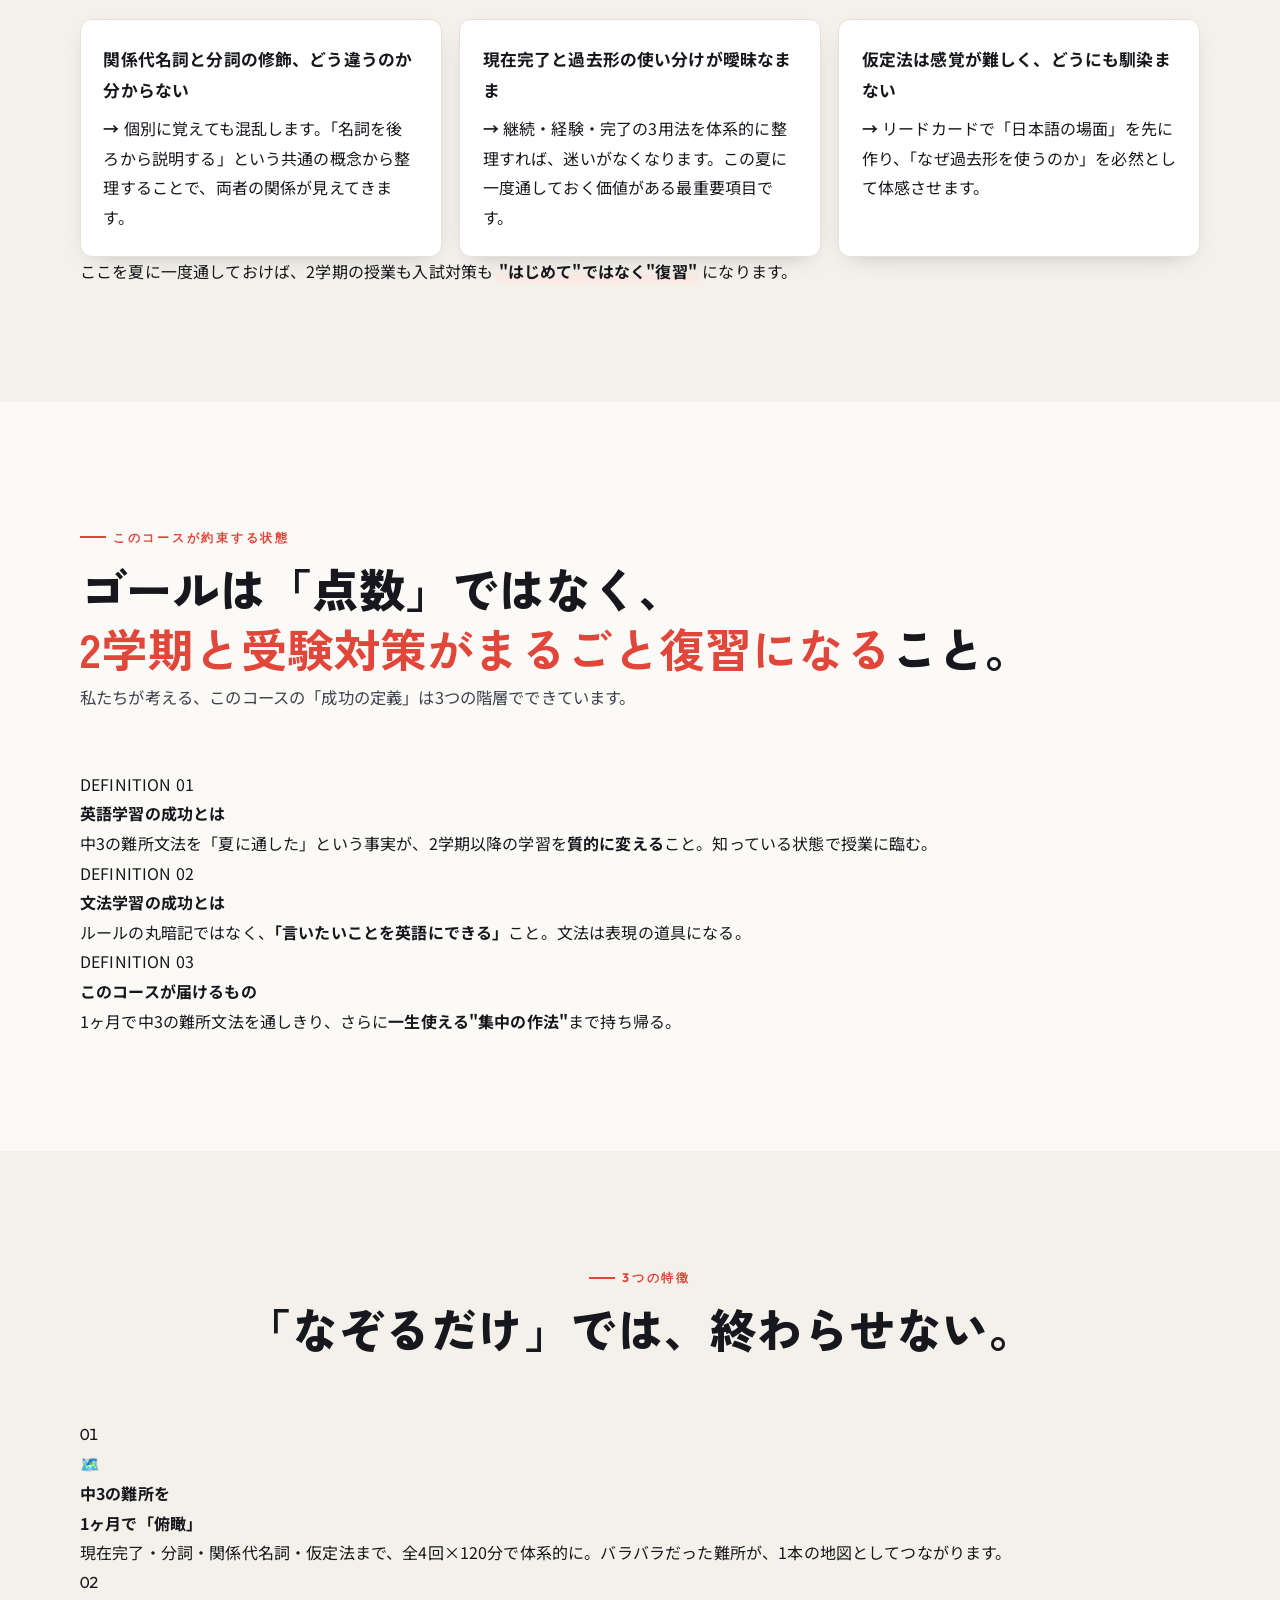
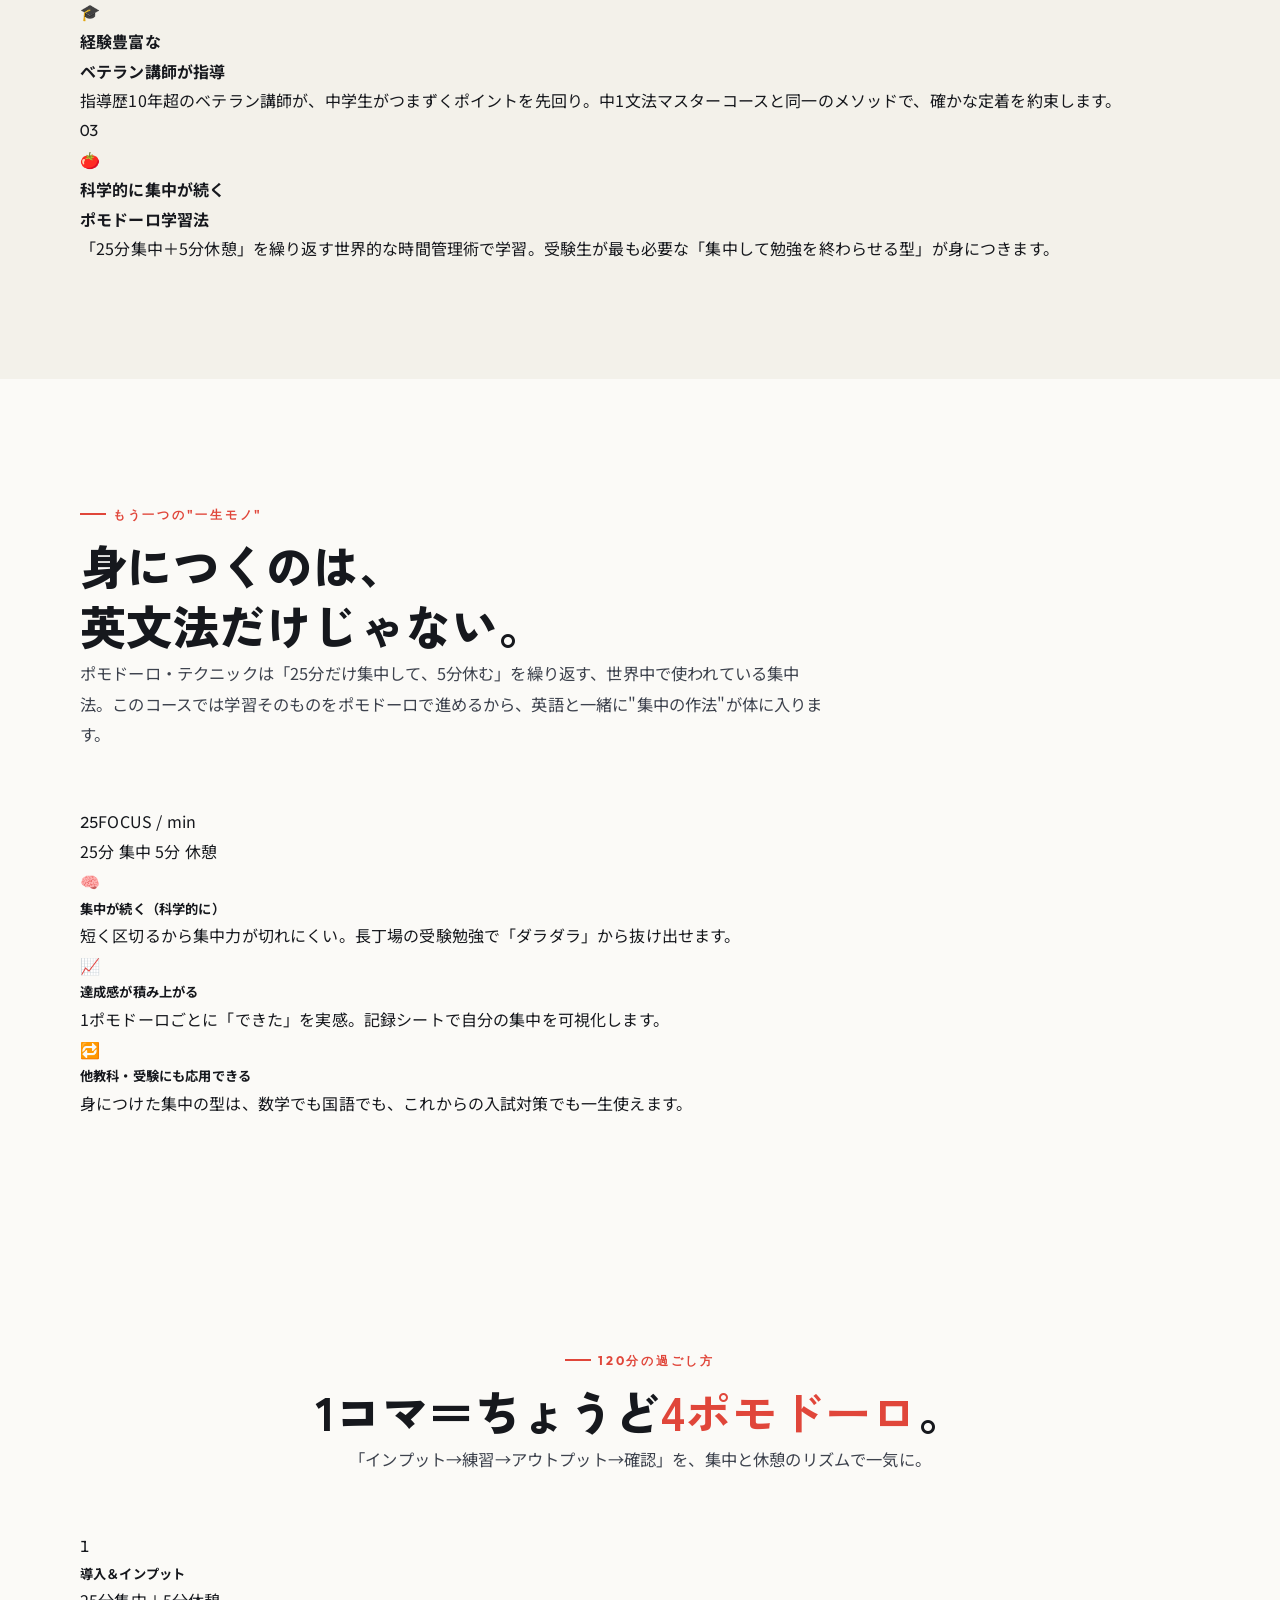
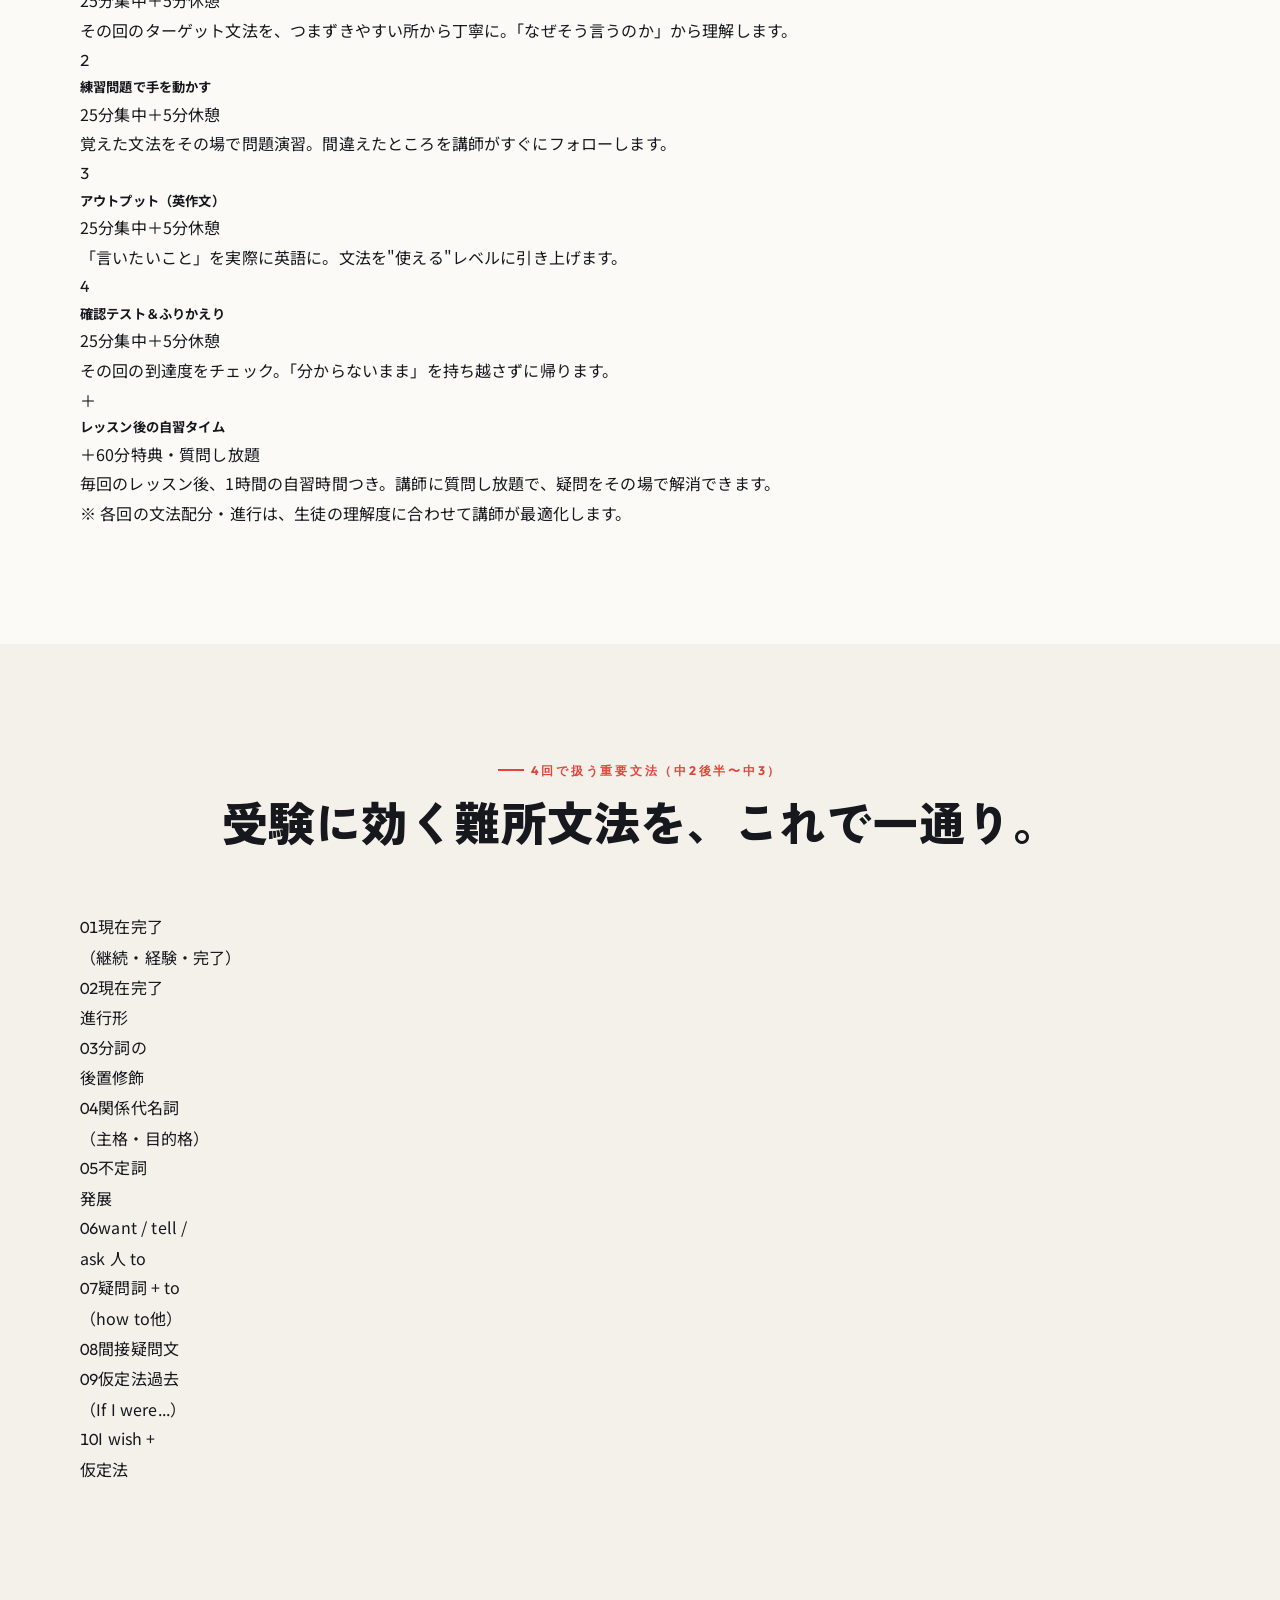
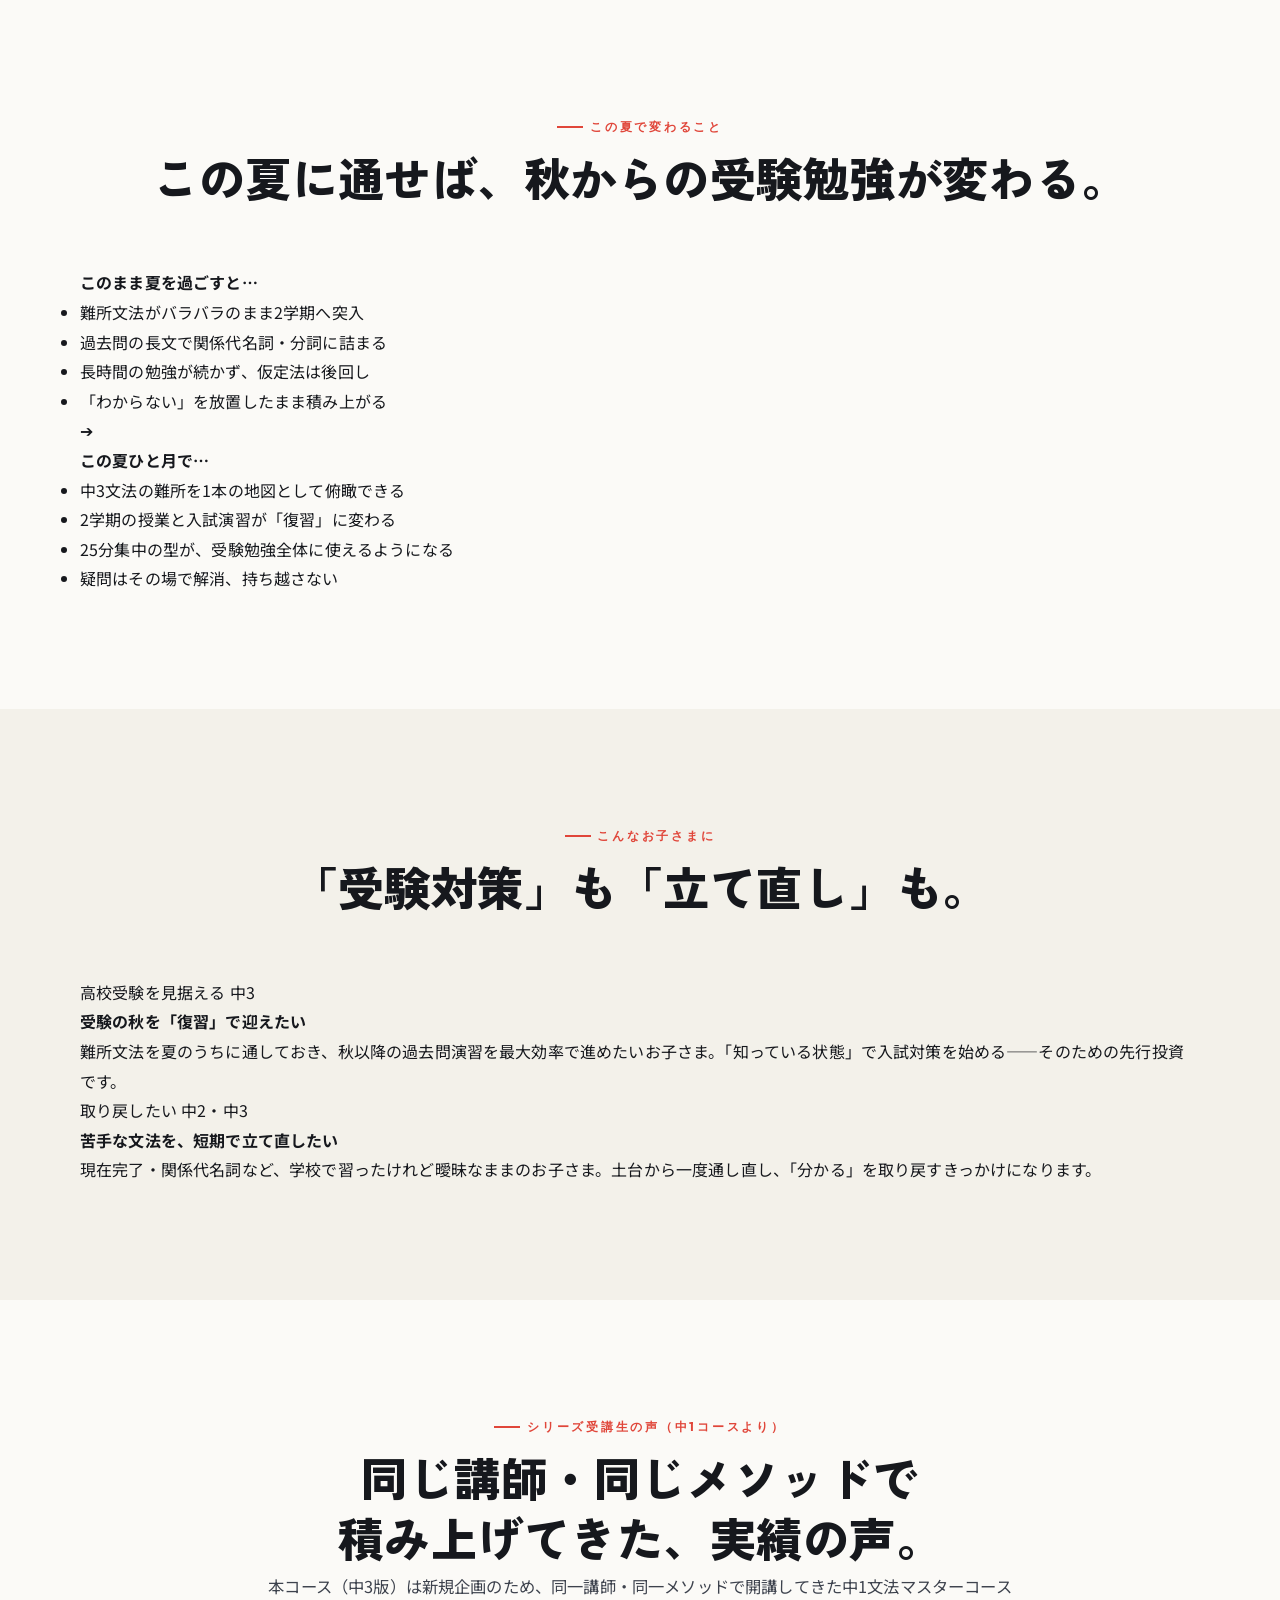
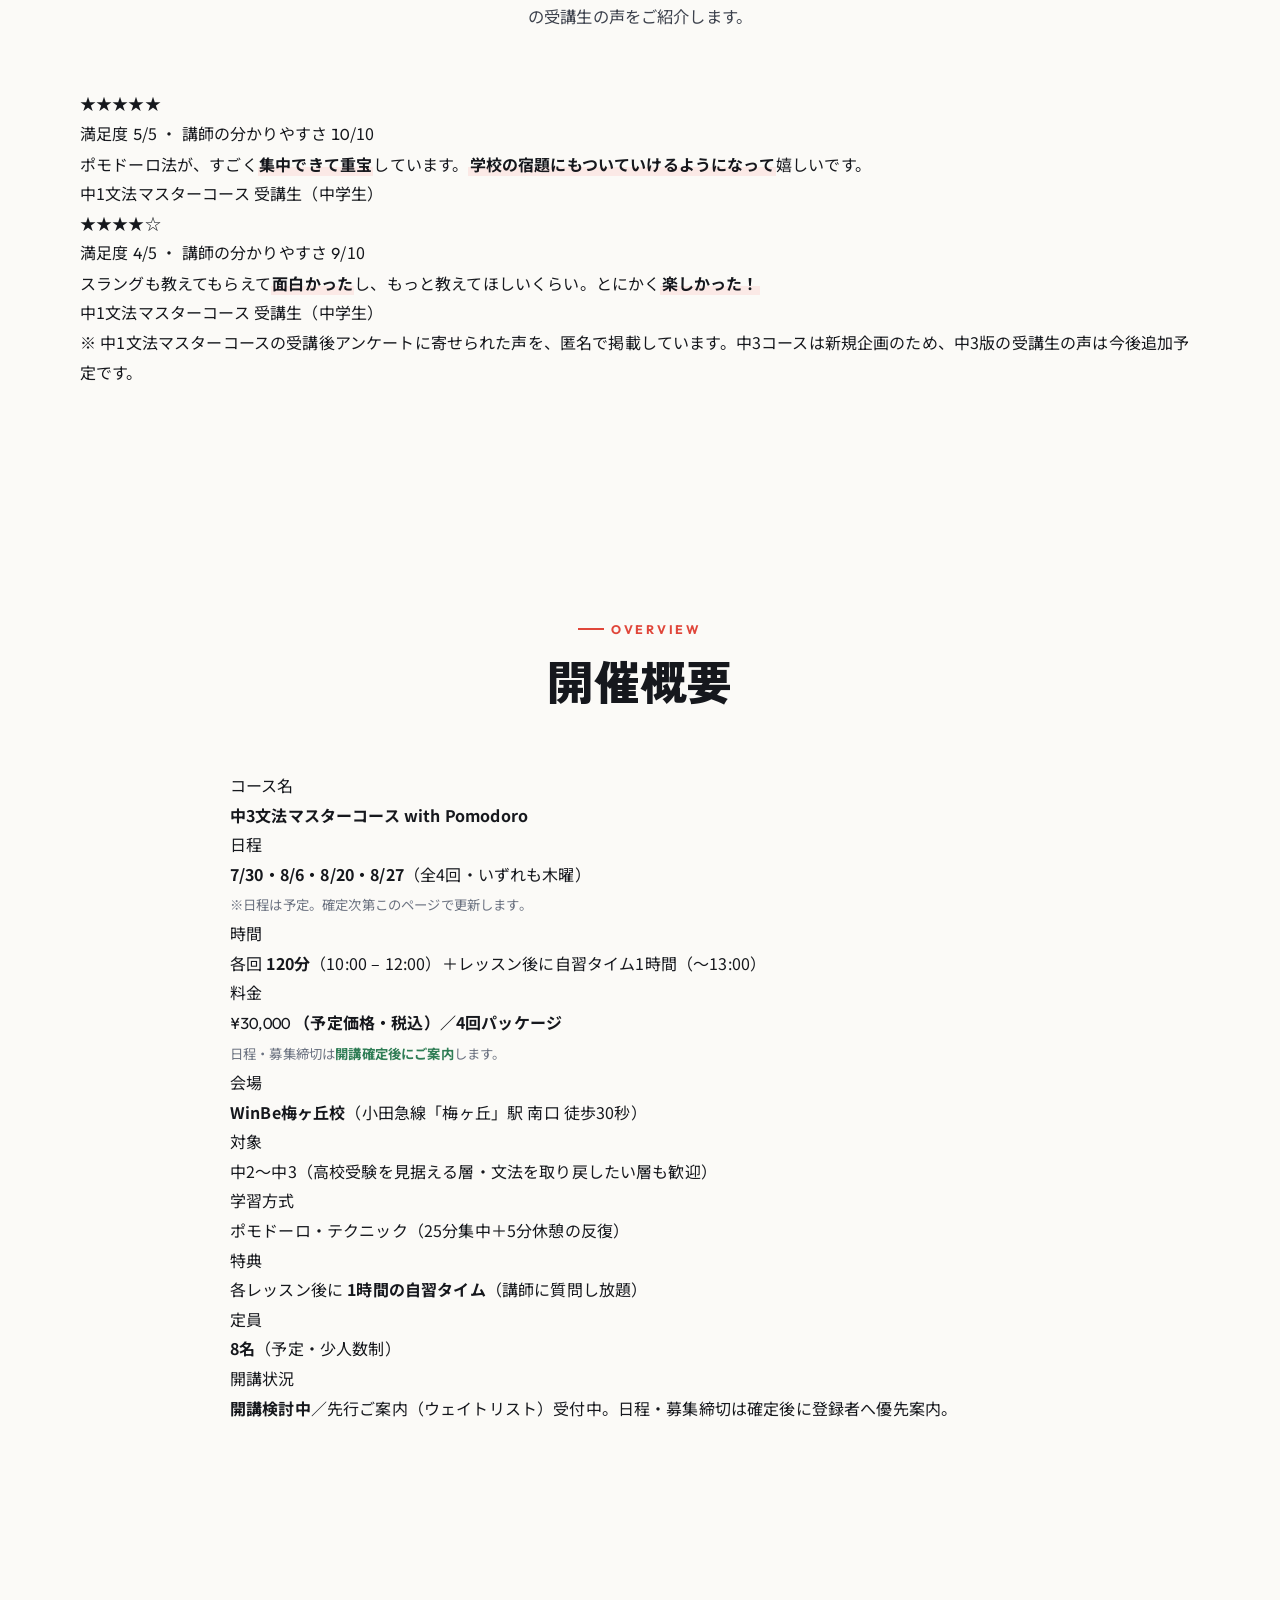
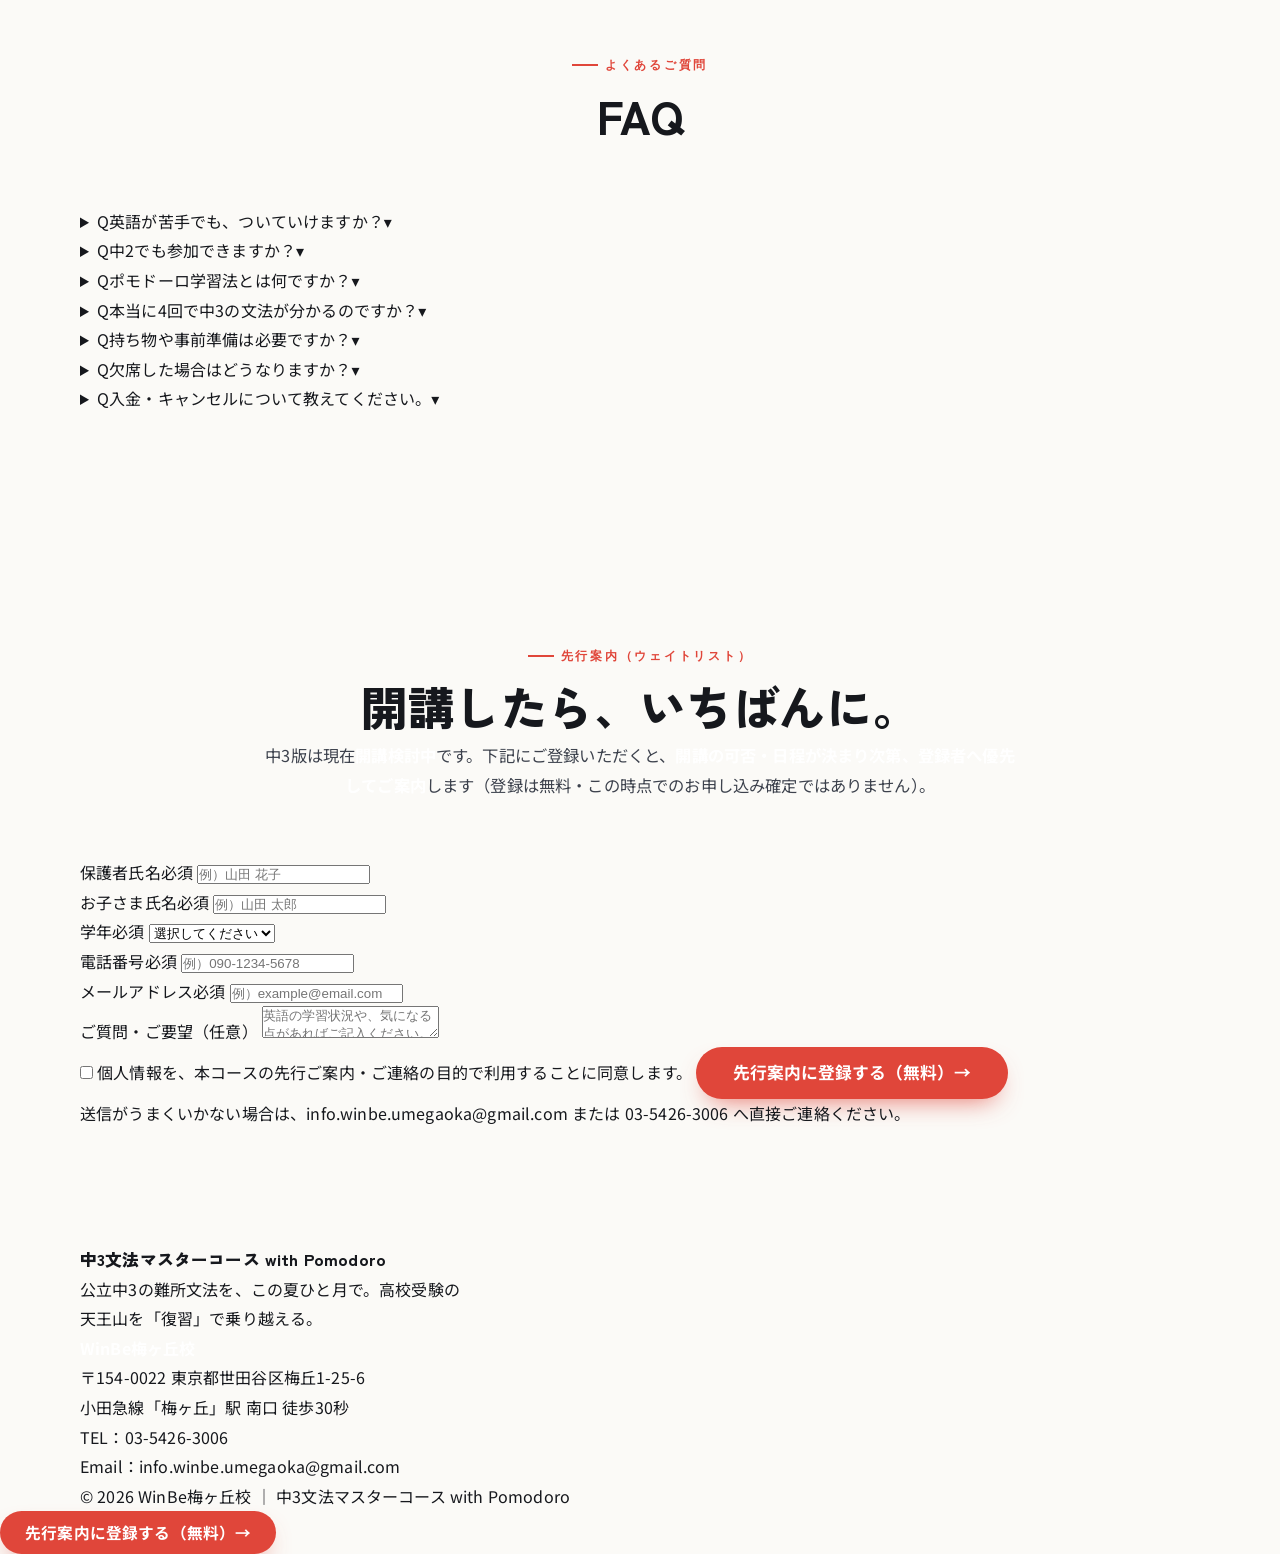
<file: 2026-summer-grammar-master-g3/marketing/lp/index.html>
<!DOCTYPE html>
<html lang="ja">
<head>
<meta charset="UTF-8" />
<meta name="viewport" content="width=device-width, initial-scale=1.0" />
<title>中3文法マスターコース with Pomodoro｜中3英語の難所を、この夏ひと月で。</title>
<meta name="description" content="中3英語の難所（現在完了・関係代名詞・分詞・仮定法）を、たった4回・1ヶ月で俯瞰する夏期講習。2学期と高校受験を「復習」に。中1文法マスター好評シリーズの中3版は【開講検討中】。先行ご案内（ウェイトリスト）受付中。指導歴10年超のベテラン講師×ポモドーロ学習法。全4回×120分・木曜10:00〜（7/30他・予定）／定員8名（予定）・WinBe梅ヶ丘校。日程・料金・募集締切は開講確定後にご案内。" />
<meta property="og:title" content="中3文法マスターコース with Pomodoro" />
<meta property="og:description" content="中3英語の難所を、この夏ひと月で。指導歴10年超のベテラン講師×ポモドーロ学習法。中1文法マスター好評シリーズの中3版は【開講検討中】。先行ご案内（ウェイトリスト）受付中。全4回×120分・予定価格¥30,000。" />
<meta property="og:type" content="website" />
<link rel="preconnect" href="https://fonts.googleapis.com" />
<link rel="preconnect" href="https://fonts.gstatic.com" crossorigin />
<link href="https://fonts.googleapis.com/css2?family=Noto+Sans+JP:wght@400;500;700;900&family=Zen+Kaku+Gothic+New:wght@500;700;900&family=Outfit:wght@500;600;700;800&display=swap" rel="stylesheet" />
<style>
  :root {
    --ink: #16181d;
    --ink-soft: #3d424d;
    --ink-mute: #6b7280;
    --paper: #fbfaf7;
    --paper-2: #f3f1ea;
    --line: #e6e2d8;
    --tomato: #e0463a;
    --tomato-dark: #c2392e;
    --tomato-soft: #fbe9e6;
    --leaf: #2f7d55;
    --gold: #c9a227;
    --white: #ffffff;
    --radius: 18px;
    --radius-sm: 12px;
    --shadow: 0 18px 50px -22px rgba(22, 24, 29, .35);
    --shadow-sm: 0 8px 24px -14px rgba(22, 24, 29, .35);
    --maxw: 1120px;
    --sans: "Noto Sans JP", system-ui, -apple-system, "Segoe UI", sans-serif;
    --display: "Zen Kaku Gothic New", "Noto Sans JP", sans-serif;
    --latin: "Outfit", system-ui, sans-serif;
  }

  * { box-sizing: border-box; margin: 0; padding: 0; }
  html { scroll-behavior: smooth; -webkit-text-size-adjust: 100%; }
  body {
    font-family: var(--sans);
    color: var(--ink);
    background: var(--paper);
    line-height: 1.85;
    font-size: 16px;
    letter-spacing: .01em;
    -webkit-font-smoothing: antialiased;
    overflow-x: hidden;
  }
  a { color: inherit; text-decoration: none; }
  img { max-width: 100%; display: block; }

  .wrap { width: min(var(--maxw), 92%); margin-inline: auto; }
  .latin { font-family: var(--latin); font-feature-settings: "tnum"; }

  /* ---------- Eyebrow / headings ---------- */
  .eyebrow {
    display: inline-flex; align-items: center; gap: .55em;
    font-family: var(--latin); font-weight: 700; font-size: .78rem;
    letter-spacing: .22em; text-transform: uppercase;
    color: var(--tomato);
  }
  .eyebrow::before {
    content: ""; width: 26px; height: 2px; background: var(--tomato); display: inline-block;
  }
  .eyebrow.center { justify-content: center; }

  h2.sec-title {
    font-family: var(--display); font-weight: 900;
    font-size: clamp(1.7rem, 4.6vw, 2.9rem);
    line-height: 1.3; letter-spacing: .01em;
    margin: .55rem 0 .2rem;
  }
  .sec-lead { color: var(--ink-soft); font-size: 1.02rem; max-width: 46em; }
  .em { color: var(--tomato); font-weight: 700; }
  .marker {
    background: linear-gradient(transparent 62%, var(--tomato-soft) 62%);
    padding: 0 .08em; font-weight: 700;
  }

  section { padding: clamp(64px, 9vw, 118px) 0; }
  .center { text-align: center; }
  .section-head { margin-bottom: clamp(34px, 5vw, 58px); }
  .section-head.center { display: flex; flex-direction: column; align-items: center; }

  /* ---------- Header ---------- */
  header.site {
    position: sticky; top: 0; z-index: 50;
    background: rgba(251, 250, 247, .82);
    backdrop-filter: saturate(140%) blur(12px);
    border-bottom: 1px solid var(--line);
  }
  .nav { display: flex; align-items: center; justify-content: space-between; height: 64px; }
  .brand { display: flex; align-items: center; gap: .6rem; font-family: var(--display); font-weight: 900; font-size: 1.02rem; }
  .brand .dot {
    width: 26px; height: 26px; border-radius: 50%;
    background: radial-gradient(circle at 32% 30%, #ff6a5b, var(--tomato) 60%, var(--tomato-dark));
    position: relative; flex: none;
    box-shadow: 0 4px 10px -3px rgba(224,70,58,.6);
  }
  .brand .dot::before { content:""; position:absolute; top:-5px; left:50%; transform:translateX(-50%) rotate(-18deg); width:4px; height:8px; background:var(--leaf); border-radius:3px; }
  .nav-links { display: flex; align-items: center; gap: 1.5rem; font-size: .9rem; font-weight: 500; }
  .nav-links a.txt { color: var(--ink-soft); }
  .nav-links a.txt:hover { color: var(--ink); }
  .btn {
    display: inline-flex; align-items: center; justify-content: center; gap: .5em;
    font-weight: 700; font-family: var(--sans);
    padding: .85em 1.6em; border-radius: 999px; cursor: pointer; border: none;
    transition: transform .15s ease, box-shadow .2s ease, background .2s ease;
    font-size: .98rem; line-height: 1;
  }
  .btn-primary { background: var(--tomato); color: #fff; box-shadow: 0 12px 26px -12px rgba(224,70,58,.8); }
  .btn-primary:hover { background: var(--tomato-dark); transform: translateY(-2px); }
  .btn-ghost { background: transparent; color: var(--ink); border: 1.5px solid var(--ink); }
  .btn-ghost:hover { background: var(--ink); color: #fff; }
  .btn-lg { padding: 1.05em 2.2em; font-size: 1.05rem; }
  .nav .btn { padding: .62em 1.3em; font-size: .88rem; }
  @media (max-width: 720px){
    .nav-links .txt { display:none; }
    .nav-links .btn-ghost { display:none; } /* 学年切替は下の切替バンドが担うため、ヘッダーでは非表示 */
    .nav { gap: .5rem; }
    .brand { font-size: .9rem; white-space: nowrap; flex: none; }
    .brand .dot { width: 22px; height: 22px; }
    .nav-links { gap: .5rem; }
    .nav .btn { padding: .55em 1.05em; font-size: .82rem; white-space: nowrap; }
  }

  /* ---------- Hero ---------- */
  .hero { position: relative; padding: clamp(54px, 8vw, 96px) 0 clamp(48px,7vw,84px); overflow: hidden; }
  .hero::before {
    content:""; position:absolute; inset:0; z-index:-2;
    background:
      radial-gradient(60% 50% at 88% 8%, rgba(224,70,58,.10), transparent 60%),
      radial-gradient(50% 40% at 0% 100%, rgba(47,125,85,.07), transparent 60%),
      var(--paper);
  }
  .hero-grid { display: grid; grid-template-columns: 1.15fr .85fr; gap: clamp(28px, 4vw, 56px); align-items: center; }
  @media (max-width: 900px){ .hero-grid { grid-template-columns: 1fr; } }

  .hero .kicker {
    display:inline-flex; gap:.6em; align-items:center; flex-wrap:wrap;
    font-size:.82rem; font-weight:700; color:var(--ink-soft);
    background:var(--white); border:1px solid var(--line);
    padding:.5em 1em; border-radius:999px; box-shadow: var(--shadow-sm);
  }
  .hero .kicker b { color: var(--tomato); font-family: var(--latin); }
  .hero h1 {
    font-family: var(--display); font-weight:900;
    font-size: clamp(2.1rem, 6.3vw, 4rem); line-height:1.22; letter-spacing:.005em;
    margin: 1rem 0 .2rem;
  }
  .hero h1 .hl { color: var(--tomato); }
  .hero .course-tag {
    font-family: var(--latin); font-weight:700; font-size: clamp(.95rem,2.3vw,1.18rem);
    color: var(--ink-mute); letter-spacing:.04em; margin-bottom: 1.1rem;
  }
  .hero p.sub { font-size: 1.06rem; color: var(--ink-soft); max-width: 32em; margin-bottom: 1.6rem; }
  .hero .cta-row { display:flex; gap:.9rem; flex-wrap:wrap; margin-bottom: 1.4rem; }
  .hero .urg { font-size:.92rem; color:var(--ink-soft); display:flex; align-items:center; gap:.5em; }
  .hero .urg .pill { background:var(--ink); color:#fff; font-weight:700; font-size:.8rem; padding:.32em .8em; border-radius:999px; }

  .hero-card {
    background: var(--white); border:1px solid var(--line); border-radius: var(--radius);
    box-shadow: var(--shadow); padding: clamp(22px,3vw,30px);
  }
  .hero-card h3 { font-family: var(--display); font-size: 1.05rem; margin-bottom: 1rem; display:flex; align-items:center; gap:.5em; }
  .hero-card h3::before { content:""; width:10px; height:10px; border-radius:50%; background:var(--tomato); }
  .fact { display:flex; justify-content:space-between; align-items:baseline; gap:1rem; padding:.7rem 0; border-bottom:1px dashed var(--line); }
  .fact:last-child { border-bottom:none; }
  .fact .k { color:var(--ink-mute); font-size:.88rem; font-weight:500; flex:none; }
  .fact .v { font-weight:700; text-align:right; }
  .fact .v .big { font-family:var(--latin); font-size:1.45rem; color:var(--tomato); }
  .fact .v small { font-weight:500; color:var(--ink-mute); }
  .fact .v small s { color:var(--ink-mute); margin-right:.3em; }
  .deal-tag {
    display:inline-block; font-family:var(--sans); font-weight:700; font-size:.68rem;
    letter-spacing:.04em; color:#fff; background:var(--leaf);
    padding:.18em .6em; border-radius:999px; margin-bottom:.25rem;
  }

  /* ---------- Marquee strip ---------- */
  .strip { background: var(--ink); color:#fff; padding: 16px 0; }
  .strip .wrap { display:flex; flex-wrap:wrap; justify-content:center; gap: 1rem 2.4rem; text-align:center; }
  .strip .item { display:flex; align-items:center; gap:.55em; font-size:.92rem; font-weight:500; }
  .strip .item b { font-family:var(--latin); color:#ffb3aa; font-weight:700; }
  .strip .item .ic { color:var(--tomato); }

  /* ---------- Problem ---------- */
  .problem { background: var(--paper-2); }
  .problem .big-claim {
    font-family: var(--display); font-weight:900;
    font-size: clamp(1.55rem, 4.4vw, 2.7rem); line-height:1.4; max-width: 18em;
  }
  .cards { display:grid; gap: 1.1rem; }
  .cards.c3 { grid-template-columns: repeat(3, 1fr); }
  .cards.c2 { grid-template-columns: repeat(2, 1fr); }
  @media (max-width: 820px){ .cards.c3 { grid-template-columns:1fr; } .cards.c2 { grid-template-columns:1fr; } }
  .pain {
    background: var(--white); border:1px solid var(--line); border-radius: var(--radius-sm);
    padding: 1.5rem 1.4rem; box-shadow: var(--shadow-sm); position:relative;
  }
  .pain .q { font-weight:700; font-size:1.05rem; margin-bottom:.5rem; }
  .pain .q::before { content:"""; color:var(--tomato); font-family:var(--display); font-size:1.6rem; line-height:0; margin-right:.1em; }
  .pain .a { color:var(--ink-soft); font-size:.94rem; }
  .pain .a b { color:var(--tomato); }
  .turn {
    margin-top: 2.6rem; text-align:center; font-size:1.12rem; font-weight:700;
    color: var(--ink);
  }
  .turn .marker { font-size:1.18rem; }

  /* ---------- Definition (成功の定義) ---------- */
  .defs { display:grid; grid-template-columns: repeat(3,1fr); gap:1.1rem; counter-reset: d; }
  @media (max-width: 820px){ .defs { grid-template-columns:1fr; } }
  .def {
    border:1px solid var(--line); border-radius: var(--radius-sm); padding:1.7rem 1.4rem;
    background: var(--white); position:relative; box-shadow: var(--shadow-sm);
  }
  .def .step { font-family:var(--latin); font-weight:800; color:var(--tomato); font-size:.8rem; letter-spacing:.12em; }
  .def h4 { font-family:var(--display); font-size:1.08rem; margin:.4rem 0 .6rem; }
  .def p { color:var(--ink-soft); font-size:.94rem; }
  .def.final { background: var(--ink); color:#fff; border-color:var(--ink); }
  .def.final h4 { color:#fff; }
  .def.final p { color:#cfd2d8; }
  .def.final .step { color:#ffb3aa; }

  /* ---------- Features ---------- */
  .feat { display:grid; grid-template-columns: repeat(3,1fr); gap:1.3rem; }
  @media (max-width: 820px){ .feat { grid-template-columns:1fr; } }
  .feature {
    border:1px solid var(--line); border-radius: var(--radius); background:var(--white);
    padding: 2rem 1.6rem; box-shadow: var(--shadow-sm); transition: transform .2s ease, box-shadow .2s ease;
  }
  .feature:hover { transform: translateY(-5px); box-shadow: var(--shadow); }
  .feature .no { font-family:var(--latin); font-weight:800; font-size:2.4rem; color:var(--tomato-soft); line-height:1; -webkit-text-stroke:1.5px var(--tomato); }
  .feature .ic { font-size:1.8rem; margin: -2.4rem 0 .8rem auto; width:fit-content; }
  .feature h4 { font-family:var(--display); font-size:1.22rem; margin-bottom:.6rem; line-height:1.4; }
  .feature p { color:var(--ink-soft); font-size:.95rem; }

  /* ---------- Pomodoro deep ---------- */
  .pomo { background: var(--ink); color:#fff; position:relative; overflow:hidden; }
  .pomo::after { content:""; position:absolute; right:-90px; top:-90px; width:340px; height:340px; border-radius:50%; background: radial-gradient(circle at 35% 30%, #ff6a5b, var(--tomato) 62%, var(--tomato-dark)); opacity:.16; }
  .pomo .eyebrow { color:#ffb3aa; }
  .pomo .eyebrow::before { background:#ffb3aa; }
  .pomo h2.sec-title { color:#fff; }
  .pomo .sec-lead { color:#cfd2d8; }
  .pomo-grid { display:grid; grid-template-columns: 1fr 1fr; gap: clamp(28px,4vw,56px); align-items:center; }
  @media (max-width: 880px){ .pomo-grid { grid-template-columns:1fr; } }
  .pomo-points { display:grid; gap:1rem; }
  .ppoint { display:flex; gap:1rem; align-items:flex-start; background: rgba(255,255,255,.05); border:1px solid rgba(255,255,255,.12); border-radius: var(--radius-sm); padding:1.1rem 1.2rem; }
  .ppoint .ic { font-size:1.5rem; flex:none; }
  .ppoint h5 { font-size:1.02rem; margin-bottom:.2rem; }
  .ppoint p { color:#cfd2d8; font-size:.9rem; }
  .timer-visual { display:flex; flex-direction:column; align-items:center; gap:1.2rem; }
  .clock {
    width: clamp(180px, 40vw, 240px); aspect-ratio:1; border-radius:50%;
    background: conic-gradient(var(--tomato) 0 83.3%, rgba(255,255,255,.14) 83.3% 100%);
    display:grid; place-items:center; position:relative;
    box-shadow: 0 30px 60px -28px rgba(224,70,58,.8);
  }
  .clock::before { content:""; position:absolute; inset:14px; border-radius:50%; background:var(--ink); }
  .clock .lbl { position:relative; text-align:center; }
  .clock .lbl .min { font-family:var(--latin); font-weight:800; font-size:2.6rem; line-height:1; }
  .clock .lbl .cap { font-size:.78rem; color:#cfd2d8; letter-spacing:.1em; }
  .timer-visual .legend { display:flex; gap:1.4rem; font-size:.85rem; }
  .timer-visual .legend span { display:flex; align-items:center; gap:.4em; }
  .sw { width:12px; height:12px; border-radius:3px; }

  /* ---------- Timeline ---------- */
  .timeline { display:grid; gap: 0; max-width: 760px; margin-inline:auto; }
  .tl {
    display:grid; grid-template-columns: auto 1fr; gap: 1.2rem; padding: 0 0 0 .2rem;
  }
  .tl .rail { display:flex; flex-direction:column; align-items:center; }
  .tl .node {
    width:46px; height:46px; border-radius:50%; flex:none; display:grid; place-items:center;
    font-family:var(--latin); font-weight:800; background:var(--tomato); color:#fff; font-size:.95rem;
    box-shadow: var(--shadow-sm);
  }
  .tl .line { width:2px; flex:1; background: var(--line); min-height: 18px; }
  .tl:last-child .line { display:none; }
  .tl .body { padding-bottom: 1.5rem; }
  .tl .body .head { display:flex; align-items:center; gap:.7rem; flex-wrap:wrap; }
  .tl .body h5 { font-family:var(--display); font-size:1.08rem; }
  .tl .body .dur { font-family:var(--latin); font-weight:700; font-size:.8rem; color:var(--tomato); background:var(--tomato-soft); padding:.2em .7em; border-radius:999px; }
  .tl .body .break { font-size:.82rem; color:var(--ink-mute); }
  .tl .body p { color:var(--ink-soft); font-size:.93rem; margin-top:.25rem; }
  .tl.bonus .node { background: var(--leaf); }
  .tl.bonus .dur { color: var(--leaf); background: #e6f1eb; }
  .tl-note { text-align:center; margin-top:1.2rem; font-size:.9rem; color:var(--ink-mute); }

  /* ---------- Scope (grammar list) ---------- */
  .scope-grid { display:grid; grid-template-columns: repeat(5,1fr); gap:.9rem; }
  @media (max-width: 900px){ .scope-grid { grid-template-columns: repeat(2,1fr); } }
  .gitem {
    background:var(--white); border:1px solid var(--line); border-radius: var(--radius-sm);
    padding:1.1rem .9rem; text-align:center; box-shadow: var(--shadow-sm);
    display:flex; flex-direction:column; gap:.4rem; align-items:center;
    transition: transform .18s ease, border-color .18s ease;
  }
  .gitem:hover { transform: translateY(-3px); border-color: var(--tomato); }
  .gitem .n { font-family:var(--latin); font-weight:800; color:var(--tomato); font-size:.8rem; }
  .gitem .t { font-weight:700; font-size:.92rem; line-height:1.4; }

  /* ---------- Before / After ---------- */
  .ba { display:grid; grid-template-columns:1fr auto 1fr; gap:1.4rem; align-items:stretch; }
  @media (max-width: 820px){ .ba { grid-template-columns:1fr; } .ba .arrow { transform: rotate(90deg); } }
  .ba-col { border-radius: var(--radius); padding: 1.8rem 1.6rem; }
  .ba-col.before { background: var(--paper-2); border:1px solid var(--line); }
  .ba-col.after { background: var(--ink); color:#fff; box-shadow: var(--shadow); }
  .ba-col h4 { font-family:var(--display); font-size:1.12rem; margin-bottom:1rem; display:flex; align-items:center; gap:.5em; }
  .ba-col.before h4 { color:var(--ink-mute); }
  .ba-col ul { list-style:none; display:grid; gap:.8rem; }
  .ba-col li { display:flex; gap:.6rem; font-size:.95rem; align-items:flex-start; }
  .ba-col.before li { color:var(--ink-soft); }
  .ba-col.before li::before { content:"✕"; color:#b9b2a4; font-weight:700; flex:none; }
  .ba-col.after li::before { content:"✓"; color:#7fe0a8; font-weight:800; flex:none; }
  .ba .arrow { display:grid; place-items:center; font-size:1.8rem; color:var(--tomato); }

  /* ---------- Who (persona) ---------- */
  .who { display:grid; grid-template-columns:1fr 1fr; gap:1.3rem; }
  @media (max-width: 820px){ .who { grid-template-columns:1fr; } }
  .persona { border:1px solid var(--line); border-radius: var(--radius); padding:1.9rem 1.6rem; background:var(--white); box-shadow: var(--shadow-sm); }
  .persona .tag { display:inline-block; font-weight:700; font-size:.78rem; letter-spacing:.08em; color:var(--tomato); background:var(--tomato-soft); padding:.35em .9em; border-radius:999px; margin-bottom:.9rem; }
  .persona.review .tag { color: var(--leaf); background:#e6f1eb; }
  .persona h4 { font-family:var(--display); font-size:1.18rem; margin-bottom:.5rem; }
  .persona p { color:var(--ink-soft); font-size:.95rem; }

  /* ---------- Voices ---------- */
  .voices { display:grid; grid-template-columns: repeat(2,1fr); gap:1.3rem; max-width: 880px; margin-inline:auto; }
  @media (max-width: 760px){ .voices { grid-template-columns:1fr; } }
  .voice {
    background:var(--white); border:1px solid var(--line); border-radius: var(--radius);
    padding: 1.8rem 1.6rem; box-shadow: var(--shadow-sm); position:relative;
  }
  .voice::before {
    content:"""; position:absolute; top:.2rem; right:1.2rem;
    font-family:var(--display); font-weight:900; font-size:3.4rem; color:var(--tomato-soft); line-height:1;
  }
  .voice .stars { color:var(--gold); letter-spacing:.1em; font-size:1.02rem; margin-bottom:.2rem; }
  .voice .rate { font-size:.78rem; color:var(--ink-mute); font-weight:500; margin-bottom:.9rem; }
  .voice .rate .latin { color:var(--tomato); font-weight:700; }
  .voice blockquote { font-size:1.02rem; font-weight:500; line-height:1.9; color:var(--ink); }
  .voice blockquote .marker { font-weight:700; }
  .voice .who-tag { margin-top:1rem; font-size:.82rem; color:var(--ink-mute); font-weight:600; display:flex; align-items:center; gap:.4em; }
  .voice .who-tag::before { content:""; width:18px; height:2px; background:var(--ink-mute); display:inline-block; }
  .voices-note { text-align:center; margin-top:1.6rem; font-size:.84rem; color:var(--ink-mute); }

  /* ---------- Overview table ---------- */
  .overview { background: var(--paper-2); }
  .ov-table { background:var(--white); border:1px solid var(--line); border-radius: var(--radius); overflow:hidden; box-shadow: var(--shadow-sm); }
  .ov-row { display:grid; grid-template-columns: 168px 1fr; border-bottom:1px solid var(--line); }
  .ov-row:last-child { border-bottom:none; }
  .ov-row .k { background: var(--paper); font-weight:700; padding:1.1rem 1.4rem; font-size:.92rem; color:var(--ink); display:flex; align-items:center; }
  .ov-row .v { padding:1.1rem 1.4rem; color:var(--ink-soft); }
  .ov-row .v strong { color:var(--ink); }
  .ov-row .v .price { font-family:var(--latin); font-weight:800; color:var(--tomato); font-size:1.5rem; }
  @media (max-width: 620px){ .ov-row { grid-template-columns: 110px 1fr; } .ov-row .k, .ov-row .v { padding:.85rem 1rem; } }

  /* ---------- FAQ ---------- */
  .faq { max-width: 800px; margin-inline:auto; display:grid; gap:.8rem; }
  details.qa { background:var(--white); border:1px solid var(--line); border-radius: var(--radius-sm); overflow:hidden; box-shadow: var(--shadow-sm); }
  details.qa summary { list-style:none; cursor:pointer; padding:1.1rem 1.4rem; font-weight:700; display:flex; gap:.8rem; align-items:flex-start; position:relative; }
  details.qa summary::-webkit-details-marker { display:none; }
  details.qa summary .qm { color:var(--tomato); font-family:var(--display); font-weight:900; flex:none; }
  details.qa summary .chev { margin-left:auto; transition: transform .2s ease; color:var(--ink-mute); flex:none; }
  details.qa[open] summary .chev { transform: rotate(180deg); }
  details.qa .ans { padding: 0 1.4rem 1.2rem 3rem; color:var(--ink-soft); font-size:.95rem; }

  /* ---------- Apply / form ---------- */
  .apply { background: var(--ink); color:#fff; }
  .apply .eyebrow { color:#ffb3aa; } .apply .eyebrow::before { background:#ffb3aa; }
  .apply h2.sec-title { color:#fff; }
  .apply .sec-lead { color:#cfd2d8; }
  .form-wrap { max-width: 640px; margin-inline:auto; background:var(--white); color:var(--ink); border-radius: var(--radius); padding: clamp(24px,4vw,40px); box-shadow: var(--shadow); }
  .field { margin-bottom: 1.1rem; }
  .field label { display:block; font-weight:700; font-size:.9rem; margin-bottom:.4rem; }
  .field label .req { color:var(--tomato); font-size:.78rem; margin-left:.3em; }
  .field input, .field select, .field textarea {
    width:100%; font-family:var(--sans); font-size:1rem; color:var(--ink);
    padding:.8em .9em; border:1.5px solid var(--line); border-radius:10px; background:var(--paper);
    transition: border-color .15s ease, box-shadow .15s ease;
  }
  .field input:focus, .field select:focus, .field textarea:focus {
    outline:none; border-color:var(--tomato); box-shadow:0 0 0 3px var(--tomato-soft); background:#fff;
  }
  .field textarea { resize: vertical; min-height: 92px; }
  .field-row { display:grid; grid-template-columns:1fr 1fr; gap:1rem; }
  @media (max-width: 560px){ .field-row { grid-template-columns:1fr; } }
  .consent { display:flex; gap:.6rem; align-items:flex-start; font-size:.88rem; color:var(--ink-soft); margin: .3rem 0 1.2rem; }
  .consent input { width:18px; height:18px; flex:none; margin-top:.2rem; accent-color: var(--tomato); }
  #btn-submit-form { width:100%; }
  .form-status-msg { margin-top:1rem; text-align:center; font-weight:700; font-size:.95rem; min-height:1.2em; }
  .form-status-msg.success { color: var(--leaf); }
  .form-status-msg.error { color: var(--tomato); }
  .form-note { text-align:center; font-size:.82rem; color:#cfd2d8; margin-top:1.4rem; }
  .form-note a { color:#ffb3aa; text-decoration:underline; }

  /* ---------- Footer ---------- */
  footer.site { background: #101216; color:#aeb4bf; padding: 56px 0 40px; font-size:.9rem; }
  footer.site .f-grid { display:flex; justify-content:space-between; gap:2rem; flex-wrap:wrap; }
  footer.site .brand { color:#fff; margin-bottom:.8rem; }
  footer.site .f-contact div { margin-bottom:.3rem; }
  footer.site a { color:#ffb3aa; }
  footer.site .copy { margin-top:2.4rem; padding-top:1.4rem; border-top:1px solid rgba(255,255,255,.1); font-size:.8rem; color:#6b7280; }

  /* ---------- Sticky mobile CTA ---------- */
  .mobile-cta { position: fixed; left:0; right:0; bottom:0; z-index:60; padding:.7rem 4%; background:rgba(251,250,247,.95); backdrop-filter:blur(8px); border-top:1px solid var(--line); display:none; }
  .mobile-cta .btn { width:100%; }
  @media (max-width: 720px){ .mobile-cta { display:block; } body { padding-bottom: 76px; } }

  /* ---------- Reveal animation ---------- */
  .reveal { opacity:0; transform: translateY(22px); transition: opacity .6s ease, transform .6s ease; }
  .reveal.in { opacity:1; transform:none; }
  @media (prefers-reduced-motion: reduce){ .reveal { opacity:1; transform:none; transition:none; } html{ scroll-behavior:auto; } }
</style>
</head>
<body>

<!-- ===== Header ===== -->
<header class="site">
  <div class="wrap nav">
    <a href="#top" class="brand"><span class="dot"></span>中3文法マスター<span style="color:var(--tomato)">×</span>Pomodoro</a>
    <nav class="nav-links">
      <a class="txt" href="#why">なぜ中3の夏か</a>
      <a class="txt" href="#features">特徴</a>
      <a class="txt" href="#flow">1日の流れ</a>
      <a class="txt" href="#overview">概要</a>
      <a class="btn btn-primary" href="#apply">先行案内に登録</a>
    </nav>
  </div>
</header>

<!-- ===== Waitlist status banner ===== -->
<div style="background:var(--leaf);color:#fff;text-align:center;padding:.75rem 1rem;font-weight:700;font-size:.92rem;line-height:1.6">
  🔖 中3版は現在【開講検討中】です。下記は予定内容です。ご興味のある方は <span style="text-decoration:underline">先行ご案内（ウェイトリスト）</span> にご登録ください（先行案内は無料・登録で開講や日程確定をいち早くお知らせ）。
</div>

<!-- ===== Hero ===== -->
<section class="hero" id="top">
  <div class="wrap hero-grid">
    <div class="hero-copy">
      <span class="kicker">2026 SUMMER ｜ 中3生・受験を見据える層のための短期集中 ｜ <b>中1好評シリーズ 中3版 開講検討中（先行案内 受付中）</b></span>
      <h1>中3英語の<span class="hl">難所</span>を、<br>この夏ひと月で。</h1>
      <div class="course-tag latin">中3文法マスターコース <span style="color:var(--tomato)">with</span> Pomodoro</div>
      <p class="sub">現在完了・関係代名詞・分詞・仮定法——中3の難所はこの夏に通しておく。高校受験の天王山を「やることが決まっている」状態で迎えるための、<strong>4回・1ヶ月の短期集中</strong>です。</p>
      <div class="cta-row">
        <a href="#apply" class="btn btn-primary btn-lg">先行案内に登録する（無料）→</a>
        <a href="#features" class="btn btn-ghost btn-lg">特徴を見る</a>
      </div>
      <div class="urg"><span class="pill">開講検討中</span><span>定員8名（予定）。日程・料金・募集締切は<strong>開講確定後に</strong>登録者へ優先ご案内します。</span></div>
    </div>

    <aside class="hero-card reveal">
      <h3>コース早わかり</h3>
      <div class="fact"><span class="k">料金（4回パッケージ）</span><span class="v"><span class="deal-tag" style="background:var(--ink-mute)">予定価格</span><br><span class="big latin">¥30,000</span> <small>税込／日程は開講確定後に案内</small></span></div>
      <div class="fact"><span class="k">回数・1コマ</span><span class="v">全4回 × <span class="latin">120</span>分</span></div>
      <div class="fact"><span class="k">日程（木曜・予定）</span><span class="v latin">7/30・8/6<br>8/20・8/27<br><small style="font-family:var(--sans);color:var(--ink-mute);font-weight:500">※確定次第更新</small></span></div>
      <div class="fact"><span class="k">時間</span><span class="v latin">10:00 – 12:00</span></div>
      <div class="fact"><span class="k">定員</span><span class="v"><span class="latin">8</span>名（予定）</span></div>
      <div class="fact"><span class="k">会場</span><span class="v">WinBe梅ヶ丘校</span></div>
      <div class="fact"><span class="k">特典</span><span class="v">毎回後 <span class="latin">1</span>時間<br><small>自習タイム（質問し放題）</small></span></div>
    </aside>
  </div>
</section>

<!-- ===== Strip ===== -->
<div class="strip">
  <div class="wrap">
    <span class="item"><span class="ic">★</span>中1好評シリーズ <b>中3版 開講検討中</b></span>
    <span class="item"><span class="ic">◷</span>中3の難所文法を<b>1ヶ月</b>で俯瞰</span>
    <span class="item"><span class="ic">◉</span>指導歴<b>10年超</b>のベテラン講師</span>
    <span class="item"><span class="ic">🍅</span>科学的に集中が続く<b>ポモドーロ</b>学習法</span>
  </div>
</div>

<!-- ===== Why summer (Problem) ===== -->
<section class="problem" id="why">
  <div class="wrap">
    <div class="section-head reveal">
      <span class="eyebrow">なぜ「中3の夏」なのか</span>
      <p class="big-claim">中3の夏は、<span class="em">高校受験の天王山</span>。<br>難所を「やったことがある」と「やったことがない」では、秋以降の勉強量がまるで違う。</p>
      <p class="sec-lead" style="margin-top:1.1rem">現在完了・関係代名詞・分詞・仮定法——中3で出会う文法は、それまでより格段に複雑になります。夏に一度通しておけば、2学期の授業も過去問演習も「はじめて」ではなく「復習」になります。受験生が本当に欲しいのは、この「先に通した感覚」です。</p>
    </div>

    <div class="cards c3">
      <div class="pain reveal">
        <p class="q">関係代名詞と分詞の修飾、どう違うのか分からない</p>
        <p class="a"><b>→</b> 個別に覚えても混乱します。「名詞を後ろから説明する」という共通の概念から整理することで、両者の関係が見えてきます。</p>
      </div>
      <div class="pain reveal">
        <p class="q">現在完了と過去形の使い分けが曖昧なまま</p>
        <p class="a"><b>→</b> 継続・経験・完了の3用法を体系的に整理すれば、迷いがなくなります。この夏に一度通しておく価値がある最重要項目です。</p>
      </div>
      <div class="pain reveal">
        <p class="q">仮定法は感覚が難しく、どうにも馴染まない</p>
        <p class="a"><b>→</b> リードカードで「日本語の場面」を先に作り、「なぜ過去形を使うのか」を必然として体感させます。</p>
      </div>
    </div>

    <p class="turn reveal">ここを夏に一度通しておけば、2学期の授業も入試対策も <span class="marker">"はじめて"ではなく"復習"</span> になります。</p>
  </div>
</section>

<!-- ===== Definition (成功の定義) ===== -->
<section id="goal">
  <div class="wrap">
    <div class="section-head reveal">
      <span class="eyebrow">このコースが約束する状態</span>
      <h2 class="sec-title">ゴールは「点数」ではなく、<br><span class="em">2学期と受験対策がまるごと復習になる</span>こと。</h2>
      <p class="sec-lead">私たちが考える、このコースの「成功の定義」は3つの階層でできています。</p>
    </div>
    <div class="defs">
      <div class="def reveal">
        <span class="step">DEFINITION 01</span>
        <h4>英語学習の成功とは</h4>
        <p>中3の難所文法を「夏に通した」という事実が、2学期以降の学習を<strong>質的に変える</strong>こと。知っている状態で授業に臨む。</p>
      </div>
      <div class="def reveal">
        <span class="step">DEFINITION 02</span>
        <h4>文法学習の成功とは</h4>
        <p>ルールの丸暗記ではなく、<strong>「言いたいことを英語にできる」</strong>こと。文法は表現の道具になる。</p>
      </div>
      <div class="def final reveal">
        <span class="step">DEFINITION 03</span>
        <h4>このコースが届けるもの</h4>
        <p>1ヶ月で中3の難所文法を通しきり、さらに<strong>一生使える"集中の作法"</strong>まで持ち帰る。</p>
      </div>
    </div>
  </div>
</section>

<!-- ===== Features ===== -->
<section id="features" style="background:var(--paper-2)">
  <div class="wrap">
    <div class="section-head center reveal">
      <span class="eyebrow center">3つの特徴</span>
      <h2 class="sec-title">「なぞるだけ」では、終わらせない。</h2>
    </div>
    <div class="feat">
      <div class="feature reveal">
        <div class="no latin">01</div>
        <div class="ic">🗺️</div>
        <h4>中3の難所を<br>1ヶ月で「俯瞰」</h4>
        <p>現在完了・分詞・関係代名詞・仮定法まで、全4回×120分で体系的に。バラバラだった難所が、1本の地図としてつながります。</p>
      </div>
      <div class="feature reveal">
        <div class="no latin">02</div>
        <div class="ic">🎓</div>
        <h4>経験豊富な<br>ベテラン講師が指導</h4>
        <p>指導歴10年超のベテラン講師が、中学生がつまずくポイントを先回り。中1文法マスターコースと同一のメソッドで、確かな定着を約束します。</p>
      </div>
      <div class="feature reveal">
        <div class="no latin">03</div>
        <div class="ic">🍅</div>
        <h4>科学的に集中が続く<br>ポモドーロ学習法</h4>
        <p>「25分集中＋5分休憩」を繰り返す世界的な時間管理術で学習。受験生が最も必要な「集中して勉強を終わらせる型」が身につきます。</p>
      </div>
    </div>
  </div>
</section>

<!-- ===== Pomodoro deep ===== -->
<section class="pomo">
  <div class="wrap">
    <div class="section-head reveal">
      <span class="eyebrow">もう一つの"一生モノ"</span>
      <h2 class="sec-title">身につくのは、<br>英文法だけじゃない。</h2>
      <p class="sec-lead">ポモドーロ・テクニックは「25分だけ集中して、5分休む」を繰り返す、世界中で使われている集中法。このコースでは学習そのものをポモドーロで進めるから、英語と一緒に"集中の作法"が体に入ります。</p>
    </div>
    <div class="pomo-grid">
      <div class="timer-visual reveal">
        <div class="clock"><span class="lbl"><span class="min latin">25</span><span class="cap">FOCUS / min</span></span></div>
        <div class="legend">
          <span><span class="sw" style="background:var(--tomato)"></span>25分 集中</span>
          <span><span class="sw" style="background:rgba(255,255,255,.25)"></span>5分 休憩</span>
        </div>
      </div>
      <div class="pomo-points">
        <div class="ppoint reveal"><span class="ic">🧠</span><div><h5>集中が続く（科学的に）</h5><p>短く区切るから集中力が切れにくい。長丁場の受験勉強で「ダラダラ」から抜け出せます。</p></div></div>
        <div class="ppoint reveal"><span class="ic">📈</span><div><h5>達成感が積み上がる</h5><p>1ポモドーロごとに「できた」を実感。記録シートで自分の集中を可視化します。</p></div></div>
        <div class="ppoint reveal"><span class="ic">🔁</span><div><h5>他教科・受験にも応用できる</h5><p>身につけた集中の型は、数学でも国語でも、これからの入試対策でも一生使えます。</p></div></div>
      </div>
    </div>
  </div>
</section>

<!-- ===== Flow / Timeline ===== -->
<section id="flow">
  <div class="wrap">
    <div class="section-head center reveal">
      <span class="eyebrow center">120分の過ごし方</span>
      <h2 class="sec-title">1コマ＝ちょうど<span class="em">4ポモドーロ</span>。</h2>
      <p class="sec-lead center" style="text-align:center">「インプット→練習→アウトプット→確認」を、集中と休憩のリズムで一気に。</p>
    </div>
    <div class="timeline">
      <div class="tl reveal">
        <div class="rail"><div class="node latin">1</div><div class="line"></div></div>
        <div class="body"><div class="head"><h5>導入＆インプット</h5><span class="dur">25分集中</span><span class="break">＋5分休憩</span></div><p>その回のターゲット文法を、つまずきやすい所から丁寧に。「なぜそう言うのか」から理解します。</p></div>
      </div>
      <div class="tl reveal">
        <div class="rail"><div class="node latin">2</div><div class="line"></div></div>
        <div class="body"><div class="head"><h5>練習問題で手を動かす</h5><span class="dur">25分集中</span><span class="break">＋5分休憩</span></div><p>覚えた文法をその場で問題演習。間違えたところを講師がすぐにフォローします。</p></div>
      </div>
      <div class="tl reveal">
        <div class="rail"><div class="node latin">3</div><div class="line"></div></div>
        <div class="body"><div class="head"><h5>アウトプット（英作文）</h5><span class="dur">25分集中</span><span class="break">＋5分休憩</span></div><p>「言いたいこと」を実際に英語に。文法を"使える"レベルに引き上げます。</p></div>
      </div>
      <div class="tl reveal">
        <div class="rail"><div class="node latin">4</div><div class="line"></div></div>
        <div class="body"><div class="head"><h5>確認テスト＆ふりかえり</h5><span class="dur">25分集中</span><span class="break">＋5分休憩</span></div><p>その回の到達度をチェック。「分からないまま」を持ち越さずに帰ります。</p></div>
      </div>
      <div class="tl bonus reveal">
        <div class="rail"><div class="node">＋</div><div class="line"></div></div>
        <div class="body"><div class="head"><h5>レッスン後の自習タイム</h5><span class="dur">＋60分</span><span class="break">特典・質問し放題</span></div><p>毎回のレッスン後、1時間の自習時間つき。講師に質問し放題で、疑問をその場で解消できます。</p></div>
      </div>
    </div>
    <p class="tl-note">※ 各回の文法配分・進行は、生徒の理解度に合わせて講師が最適化します。</p>
  </div>
</section>

<!-- ===== Scope ===== -->
<section style="background:var(--paper-2)">
  <div class="wrap">
    <div class="section-head center reveal">
      <span class="eyebrow center">4回で扱う重要文法（中2後半〜中3）</span>
      <h2 class="sec-title">受験に効く難所文法を、これで一通り。</h2>
    </div>
    <div class="scope-grid">
      <div class="gitem reveal"><span class="n latin">01</span><span class="t">現在完了<br>（継続・経験・完了）</span></div>
      <div class="gitem reveal"><span class="n latin">02</span><span class="t">現在完了<br>進行形</span></div>
      <div class="gitem reveal"><span class="n latin">03</span><span class="t">分詞の<br>後置修飾</span></div>
      <div class="gitem reveal"><span class="n latin">04</span><span class="t">関係代名詞<br>（主格・目的格）</span></div>
      <div class="gitem reveal"><span class="n latin">05</span><span class="t">不定詞<br>発展</span></div>
      <div class="gitem reveal"><span class="n latin">06</span><span class="t">want / tell /<br>ask 人 to</span></div>
      <div class="gitem reveal"><span class="n latin">07</span><span class="t">疑問詞 + to<br>（how to他）</span></div>
      <div class="gitem reveal"><span class="n latin">08</span><span class="t">間接疑問文</span></div>
      <div class="gitem reveal"><span class="n latin">09</span><span class="t">仮定法過去<br>（If I were...）</span></div>
      <div class="gitem reveal"><span class="n latin">10</span><span class="t">I wish +<br>仮定法</span></div>
    </div>
  </div>
</section>

<!-- ===== Before / After ===== -->
<section>
  <div class="wrap">
    <div class="section-head center reveal">
      <span class="eyebrow center">この夏で変わること</span>
      <h2 class="sec-title">この夏に通せば、秋からの受験勉強が変わる。</h2>
    </div>
    <div class="ba">
      <div class="ba-col before reveal">
        <h4>このまま夏を過ごすと…</h4>
        <ul>
          <li>難所文法がバラバラのまま2学期へ突入</li>
          <li>過去問の長文で関係代名詞・分詞に詰まる</li>
          <li>長時間の勉強が続かず、仮定法は後回し</li>
          <li>「わからない」を放置したまま積み上がる</li>
        </ul>
      </div>
      <div class="arrow reveal">➔</div>
      <div class="ba-col after reveal">
        <h4>この夏ひと月で…</h4>
        <ul>
          <li>中3文法の難所を1本の地図として俯瞰できる</li>
          <li>2学期の授業と入試演習が「復習」に変わる</li>
          <li>25分集中の型が、受験勉強全体に使えるようになる</li>
          <li>疑問はその場で解消、持ち越さない</li>
        </ul>
      </div>
    </div>
  </div>
</section>

<!-- ===== Who ===== -->
<section style="background:var(--paper-2)" id="who">
  <div class="wrap">
    <div class="section-head center reveal">
      <span class="eyebrow center">こんなお子さまに</span>
      <h2 class="sec-title">「受験対策」も「立て直し」も。</h2>
    </div>
    <div class="who">
      <div class="persona reveal">
        <span class="tag">高校受験を見据える 中3</span>
        <h4>受験の秋を「復習」で迎えたい</h4>
        <p>難所文法を夏のうちに通しておき、秋以降の過去問演習を最大効率で進めたいお子さま。「知っている状態」で入試対策を始める——そのための先行投資です。</p>
      </div>
      <div class="persona review reveal">
        <span class="tag">取り戻したい 中2・中3</span>
        <h4>苦手な文法を、短期で立て直したい</h4>
        <p>現在完了・関係代名詞など、学校で習ったけれど曖昧なままのお子さま。土台から一度通し直し、「分かる」を取り戻すきっかけになります。</p>
      </div>
    </div>
  </div>
</section>

<!-- ===== Voices ===== -->
<section id="voices">
  <div class="wrap">
    <div class="section-head center reveal">
      <span class="eyebrow center">シリーズ受講生の声（中1コースより）</span>
      <h2 class="sec-title">同じ講師・同じメソッドで<br>積み上げてきた、実績の声。</h2>
      <p class="sec-lead center" style="text-align:center">本コース（中3版）は新規企画のため、同一講師・同一メソッドで開講してきた中1文法マスターコースの受講生の声をご紹介します。</p>
    </div>
    <div class="voices">
      <div class="voice reveal">
        <div class="stars">★★★★★</div>
        <div class="rate">満足度 <span class="latin">5</span>/5 ・ 講師の分かりやすさ <span class="latin">10</span>/10</div>
        <blockquote>ポモドーロ法が、すごく<span class="marker">集中できて重宝</span>しています。<span class="marker">学校の宿題にもついていけるようになって</span>嬉しいです。</blockquote>
        <div class="who-tag">中1文法マスターコース 受講生（中学生）</div>
      </div>
      <div class="voice reveal">
        <div class="stars">★★★★☆</div>
        <div class="rate">満足度 <span class="latin">4</span>/5 ・ 講師の分かりやすさ <span class="latin">9</span>/10</div>
        <blockquote>スラングも教えてもらえて<span class="marker">面白かった</span>し、もっと教えてほしいくらい。とにかく<span class="marker">楽しかった！</span></blockquote>
        <div class="who-tag">中1文法マスターコース 受講生（中学生）</div>
      </div>
    </div>
    <p class="voices-note">※ 中1文法マスターコースの受講後アンケートに寄せられた声を、匿名で掲載しています。中3コースは新規企画のため、中3版の受講生の声は今後追加予定です。</p>
  </div>
</section>

<!-- ===== Overview ===== -->
<section class="overview" id="overview">
  <div class="wrap">
    <div class="section-head center reveal">
      <span class="eyebrow center">Overview</span>
      <h2 class="sec-title">開催概要</h2>
    </div>
    <div class="ov-table reveal" style="max-width:820px;margin-inline:auto">
      <div class="ov-row"><div class="k">コース名</div><div class="v"><strong>中3文法マスターコース with Pomodoro</strong></div></div>
      <div class="ov-row"><div class="k">日程</div><div class="v"><strong>7/30・8/6・8/20・8/27</strong>（全4回・いずれも木曜）<br><small style="color:var(--ink-mute)">※日程は予定。確定次第このページで更新します。</small></div></div>
      <div class="ov-row"><div class="k">時間</div><div class="v">各回 <strong>120分</strong>（10:00 – 12:00）＋レッスン後に自習タイム1時間（〜13:00）</div></div>
      <div class="ov-row"><div class="k">料金</div><div class="v"><span class="price latin">¥30,000</span> <strong>（予定価格・税込）／4回パッケージ</strong><br><small style="color:var(--ink-mute)">日程・募集締切は<strong style="color:var(--leaf)">開講確定後にご案内</strong>します。</small></div></div>
      <div class="ov-row"><div class="k">会場</div><div class="v"><strong>WinBe梅ヶ丘校</strong>（小田急線「梅ヶ丘」駅 南口 徒歩30秒）</div></div>
      <div class="ov-row"><div class="k">対象</div><div class="v">中2〜中3（高校受験を見据える層・文法を取り戻したい層も歓迎）</div></div>
      <div class="ov-row"><div class="k">学習方式</div><div class="v">ポモドーロ・テクニック（25分集中＋5分休憩の反復）</div></div>
      <div class="ov-row"><div class="k">特典</div><div class="v">各レッスン後に <strong>1時間の自習タイム</strong>（講師に質問し放題）</div></div>
      <div class="ov-row"><div class="k">定員</div><div class="v"><strong>8名</strong>（予定・少人数制）</div></div>
      <div class="ov-row"><div class="k">開講状況</div><div class="v"><strong>開講検討中</strong>／先行ご案内（ウェイトリスト）受付中。日程・募集締切は確定後に登録者へ優先案内。</div></div>
    </div>
  </div>
</section>

<!-- ===== FAQ ===== -->
<section id="faq">
  <div class="wrap">
    <div class="section-head center reveal">
      <span class="eyebrow center">よくあるご質問</span>
      <h2 class="sec-title">FAQ</h2>
    </div>
    <div class="faq">
      <details class="qa reveal"><summary><span class="qm">Q</span>英語が苦手でも、ついていけますか？<span class="chev">▾</span></summary><div class="ans">はい。経験豊富なベテラン講師が、つまずきやすい所を先回りして丁寧に教えます。さらに毎回のレッスン後に1時間の自習タイム（質問し放題）があるので、「分からないまま」で帰すことはありません。</div></details>
      <details class="qa reveal"><summary><span class="qm">Q</span>中2でも参加できますか？<span class="chev">▾</span></summary><div class="ans">はい。中3で扱う文法の先取りをしたい中2生、あるいは苦手を早めに整理したい中2生にも適しています。受験まで時間があるぶん、より余裕を持って定着させることができます。ご不安な場合は事前にご相談ください。</div></details>
      <details class="qa reveal"><summary><span class="qm">Q</span>ポモドーロ学習法とは何ですか？<span class="chev">▾</span></summary><div class="ans">「25分集中して、5分休む」を繰り返す、世界的に有名な時間管理・集中法です。短く区切ることで集中が続きやすくなります。本コースでは学習そのものをこの方法で進めるため、英文法と同時に"集中の作法"が身につき、他教科や受験勉強にも応用できます。</div></details>
      <details class="qa reveal"><summary><span class="qm">Q</span>本当に4回で中3の文法が分かるのですか？<span class="chev">▾</span></summary><div class="ans">目的は「完璧な暗記」ではなく、中3の重要文法を体系的に"俯瞰"することです。一度全体を通しておくことで、2学期以降の学校の授業や入試演習が「はじめて」ではなく「復習」になり、定着が一気に進みます。</div></details>
      <details class="qa reveal"><summary><span class="qm">Q</span>持ち物や事前準備は必要ですか？<span class="chev">▾</span></summary><div class="ans">筆記用具をお持ちください。教材はこちらでご用意します。その他の詳細は、お申し込み後にあらためてご案内いたします。</div></details>
      <details class="qa reveal"><summary><span class="qm">Q</span>欠席した場合はどうなりますか？<span class="chev">▾</span></summary><div class="ans">日程は隔週を含む全4回の連続コースです。短期集中型のパッケージレッスンのため、<b>欠席分の振替は行っておりません</b>。やむを得ず欠席された場合は、その回の資料をお渡しするなどでサポートします。ご不安な点はお申し込み前にお気軽にお問い合わせください。</div></details>
      <details class="qa reveal"><summary><span class="qm">Q</span>入金・キャンセルについて教えてください。<span class="chev">▾</span></summary><div class="ans">中3版は現在【開講検討中】です。開講が確定し正式お申し込みとなった際は、<b>お申し込み後1週間以内にご入金</b>いただき、ご入金の確認をもって受講確定（お席の確保）となります。お客様都合のキャンセルは開講2週間前まで無料（全額返金）、それ以降は教材手配の都合上、参加費の30〜50%を申し受ける場合があります。定員未達・当校都合などで開講に至らなかった場合は全額返金いたします。</div></details>
    </div>
  </div>
</section>

<!-- ===== Apply ===== -->
<section class="apply" id="apply">
  <div class="wrap">
    <div class="section-head center reveal">
      <span class="eyebrow center">先行案内（ウェイトリスト）</span>
      <h2 class="sec-title">開講したら、いちばんに。</h2>
      <p class="sec-lead">中3版は現在<strong style="color:#fff">開講検討中</strong>です。下記にご登録いただくと、<strong style="color:#fff">開講の可否・日程が決まり次第、登録者へ優先してご案内</strong>します（登録は無料・この時点でのお申し込み確定ではありません）。</p>
    </div>

    <form class="form-wrap reveal" id="apply-form" novalidate>
      <div class="field-row">
        <div class="field">
          <label for="parent-name">保護者氏名<span class="req">必須</span></label>
          <input type="text" id="parent-name" name="parent-name" autocomplete="name" required placeholder="例）山田 花子" />
        </div>
        <div class="field">
          <label for="student-name">お子さま氏名<span class="req">必須</span></label>
          <input type="text" id="student-name" name="student-name" required placeholder="例）山田 太郎" />
        </div>
      </div>

      <div class="field-row">
        <div class="field">
          <label for="grade">学年<span class="req">必須</span></label>
          <select id="grade" name="grade" required>
            <option value="" disabled selected>選択してください</option>
            <option>中学2年</option>
            <option>中学3年</option>
            <option>その他</option>
          </select>
        </div>
        <div class="field">
          <label for="phone">電話番号<span class="req">必須</span></label>
          <input type="tel" id="phone" name="phone" autocomplete="tel" required placeholder="例）090-1234-5678" />
        </div>
      </div>

      <div class="field">
        <label for="email">メールアドレス<span class="req">必須</span></label>
        <input type="email" id="email" name="email" autocomplete="email" required placeholder="例）example@email.com" />
      </div>

      <div class="field">
        <label for="message">ご質問・ご要望（任意）</label>
        <textarea id="message" name="message" placeholder="英語の学習状況や、気になる点があればご記入ください。"></textarea>
      </div>

      <label class="consent">
        <input type="checkbox" id="consent" name="consent" required />
        <span>個人情報を、本コースの先行ご案内・ご連絡の目的で利用することに同意します。</span>
      </label>

      <button type="submit" class="btn btn-primary btn-lg" id="btn-submit-form">先行案内に登録する（無料）→</button>
      <div class="form-status-msg" id="form-status" role="status" aria-live="polite"></div>

      <p class="form-note">送信がうまくいかない場合は、<a href="mailto:info.winbe.umegaoka@gmail.com">info.winbe.umegaoka@gmail.com</a> または <a href="tel:0354263006">03-5426-3006</a> へ直接ご連絡ください。</p>
    </form>
  </div>
</section>

<!-- ===== Footer ===== -->
<footer class="site">
  <div class="wrap f-grid">
    <div>
      <div class="brand" style="font-family:var(--display);font-weight:900;font-size:1.05rem">中3文法マスターコース with Pomodoro</div>
      <div style="max-width:24em">公立中3の難所文法を、この夏ひと月で。高校受験の天王山を「復習」で乗り越える。</div>
    </div>
    <div class="f-contact">
      <div><strong style="color:#fff">WinBe梅ヶ丘校</strong></div>
      <div>〒154-0022 東京都世田谷区梅丘1-25-6</div>
      <div>小田急線「梅ヶ丘」駅 南口 徒歩30秒</div>
      <div>TEL：<a href="tel:0354263006">03-5426-3006</a></div>
      <div>Email：<a href="mailto:info.winbe.umegaoka@gmail.com">info.winbe.umegaoka@gmail.com</a></div>
    </div>
  </div>
  <div class="wrap copy">© 2026 WinBe梅ヶ丘校 ｜ 中3文法マスターコース with Pomodoro</div>
</footer>

<!-- ===== Mobile sticky CTA ===== -->
<div class="mobile-cta"><a href="#apply" class="btn btn-primary">先行案内に登録する（無料）→</a></div>

<script src="script.js" defer></script>
</body>
</html>
</file>
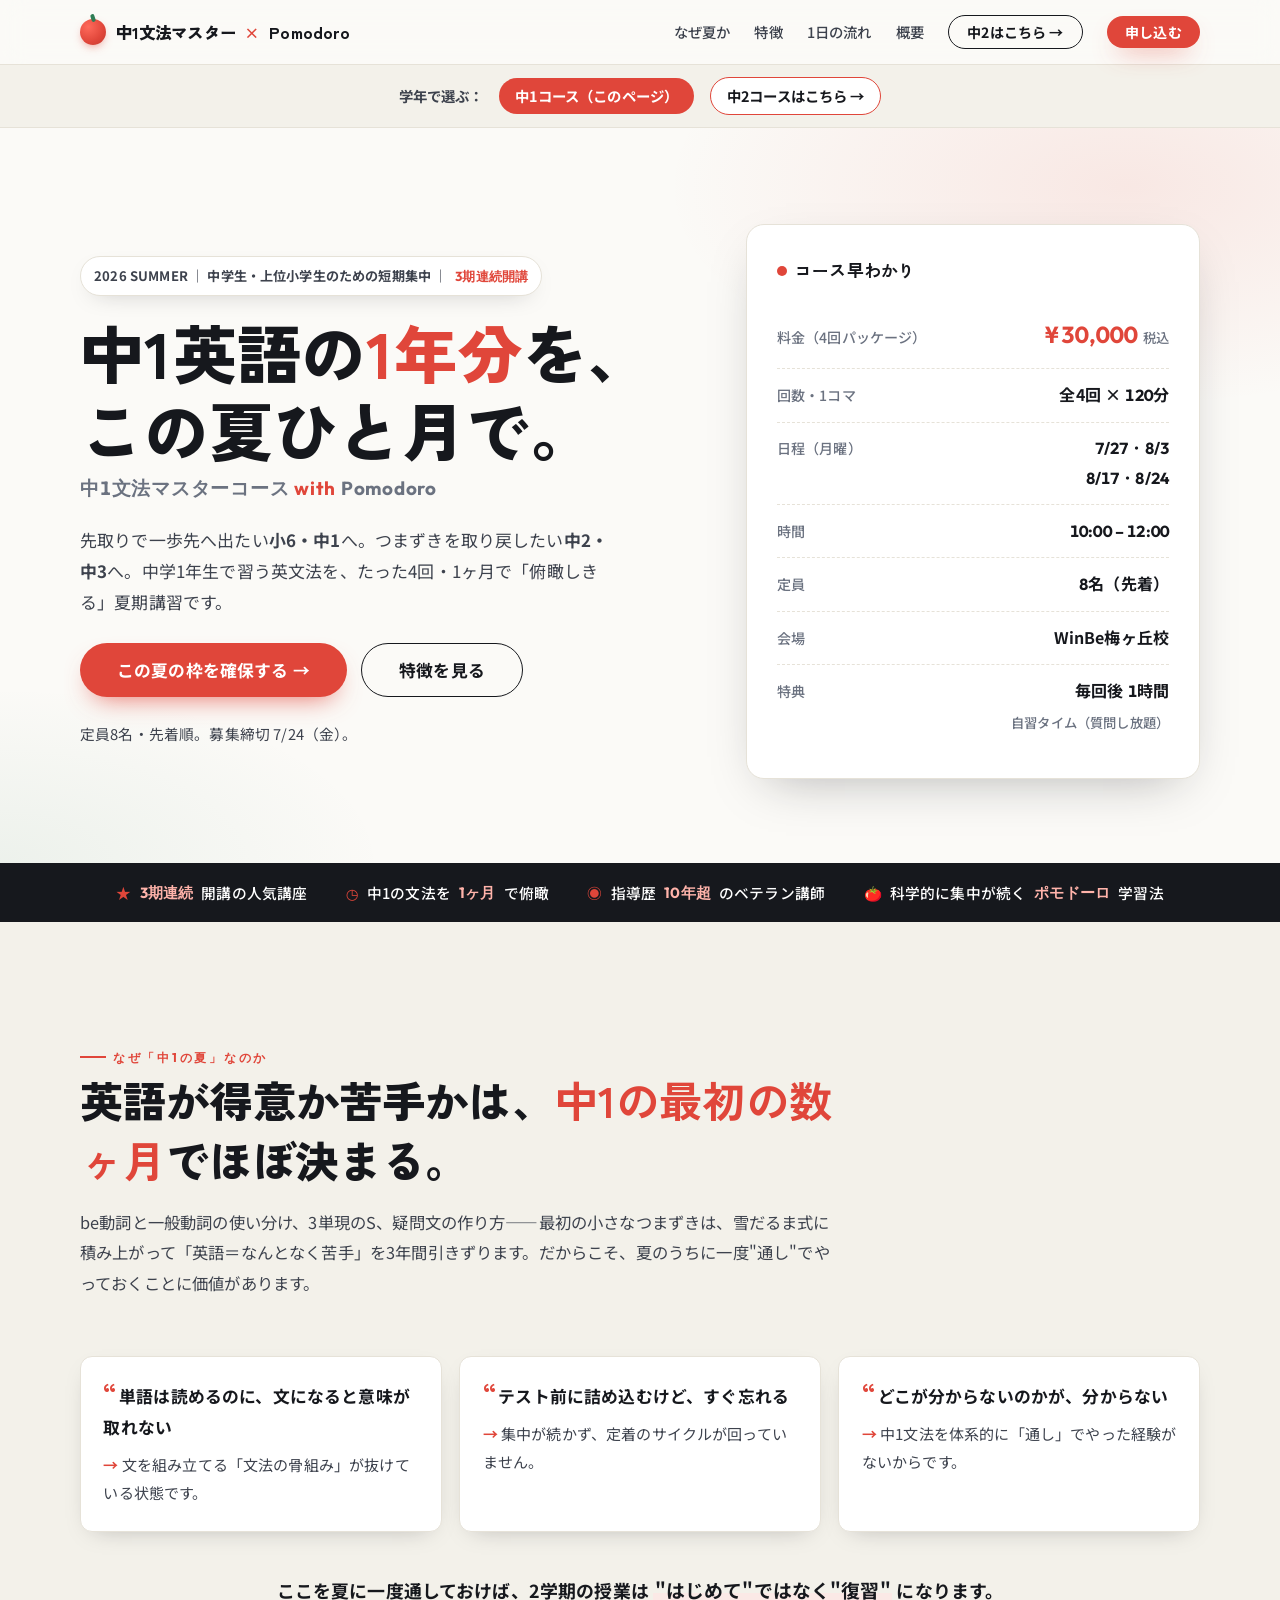
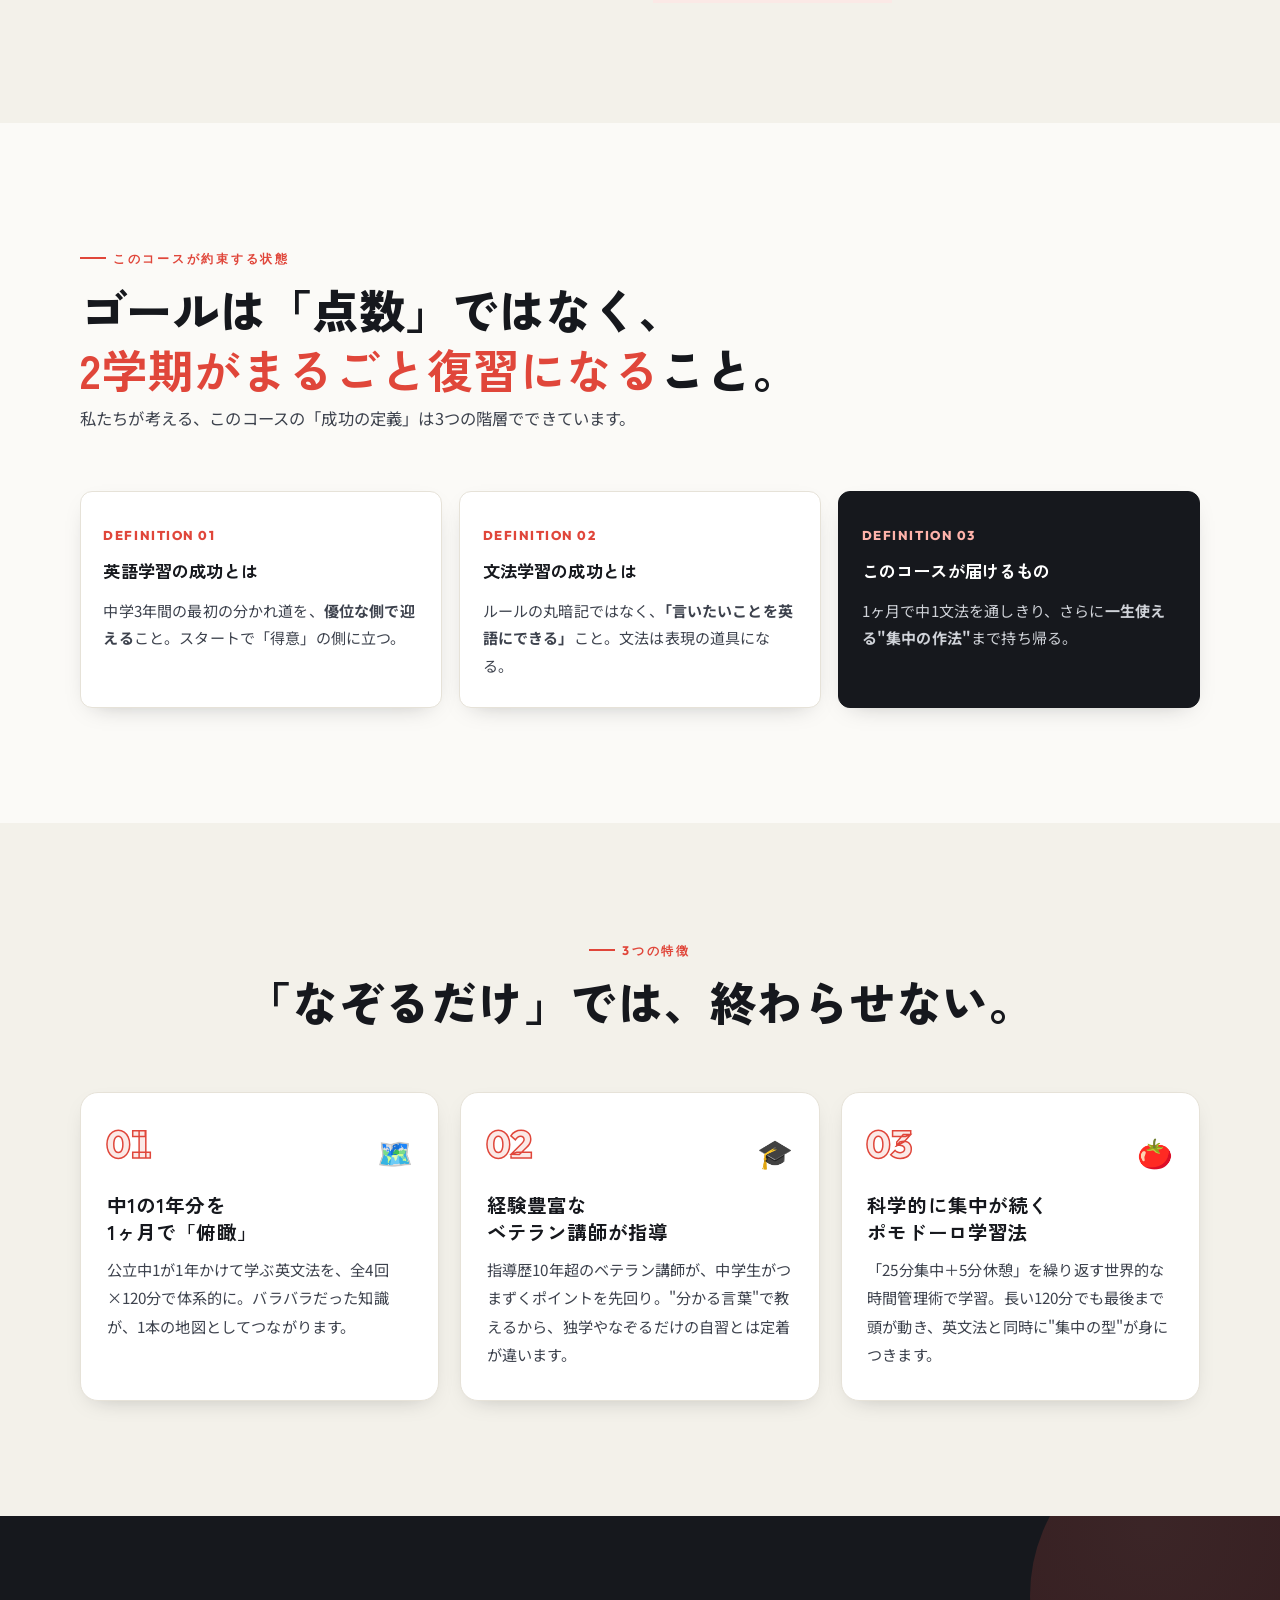
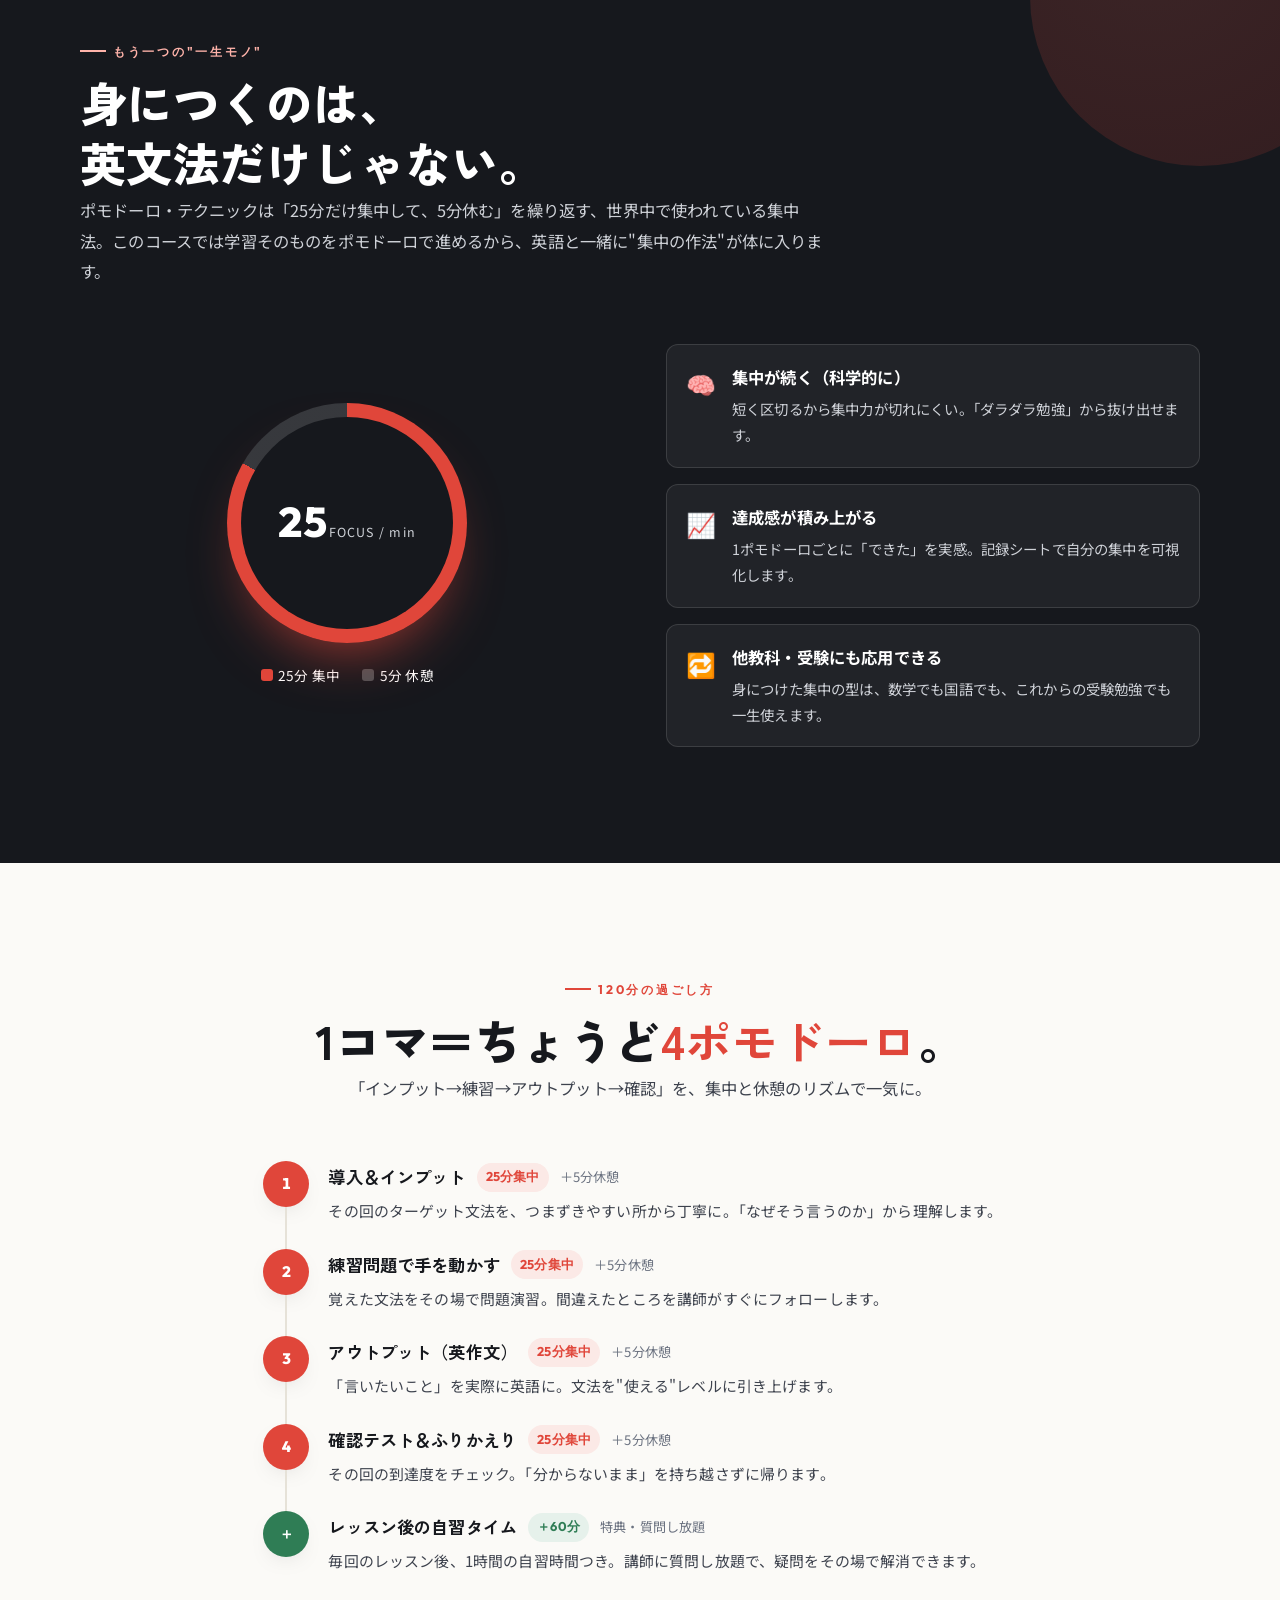
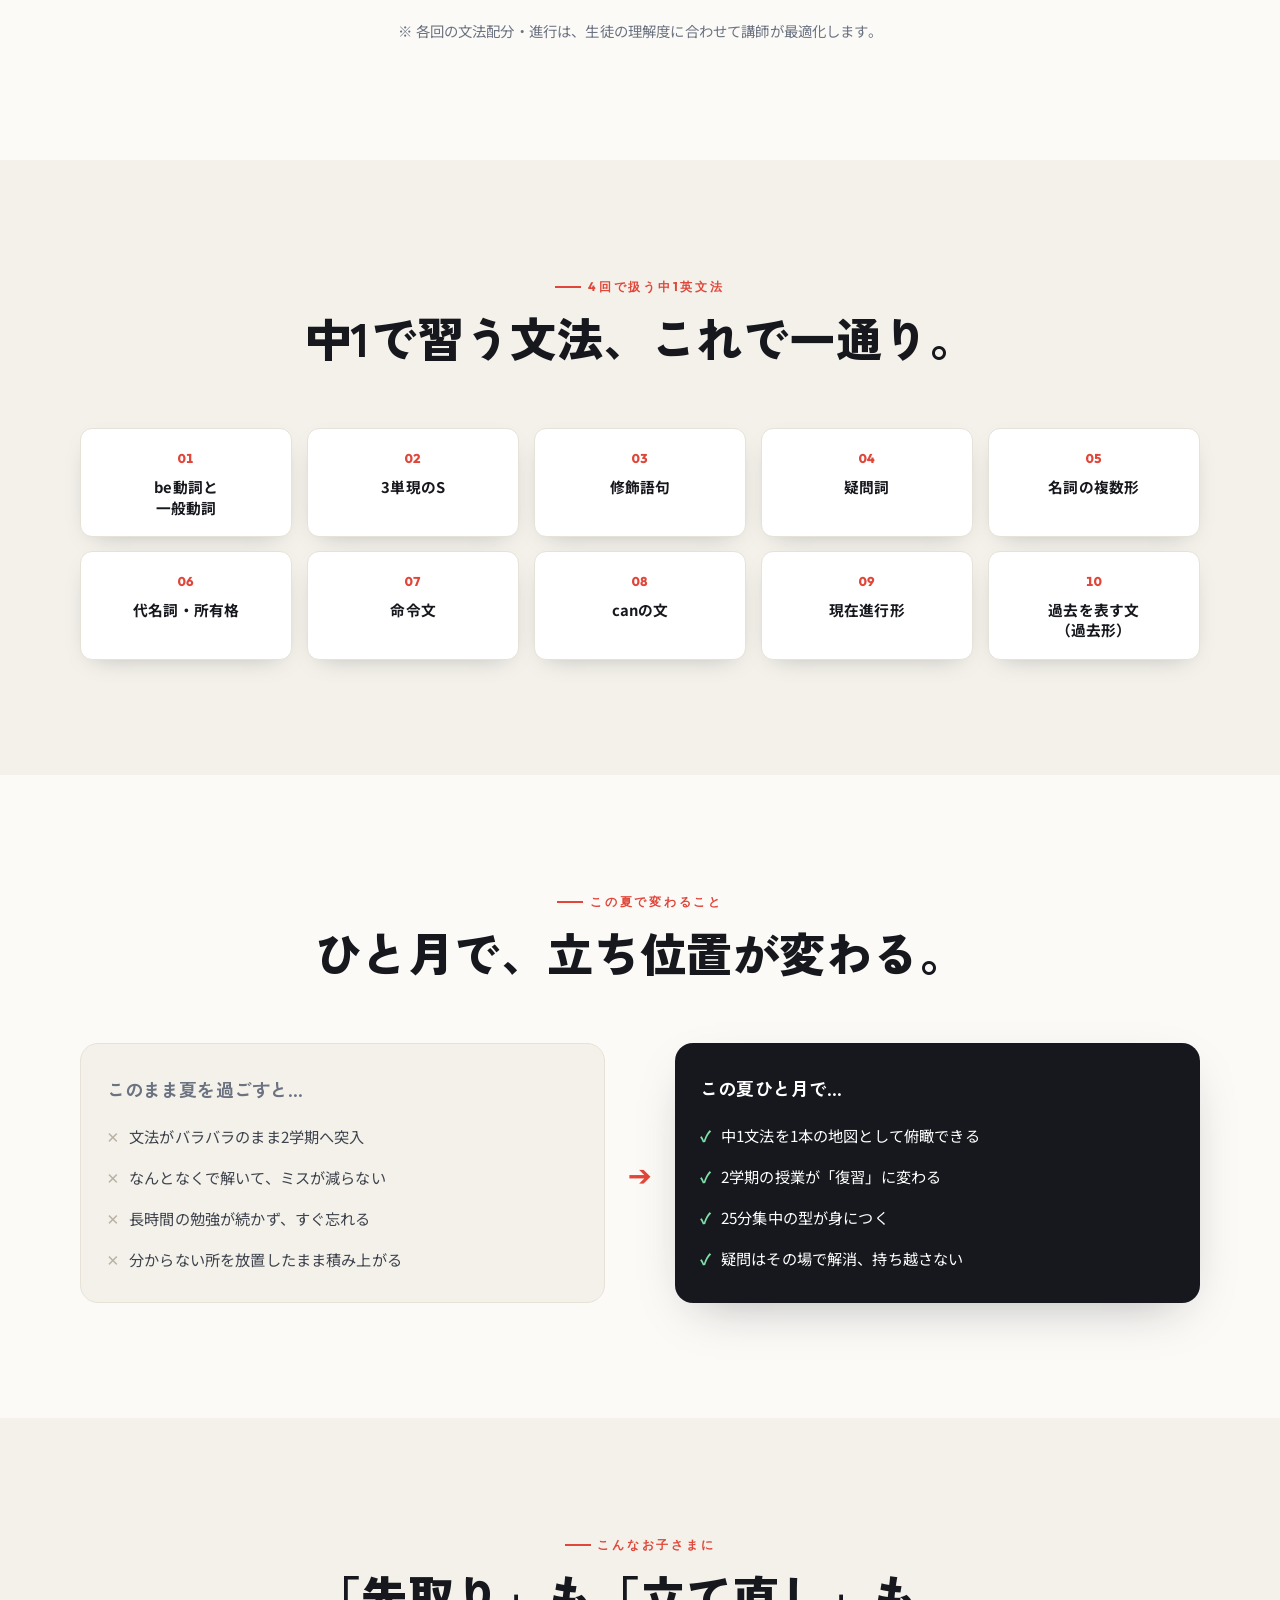
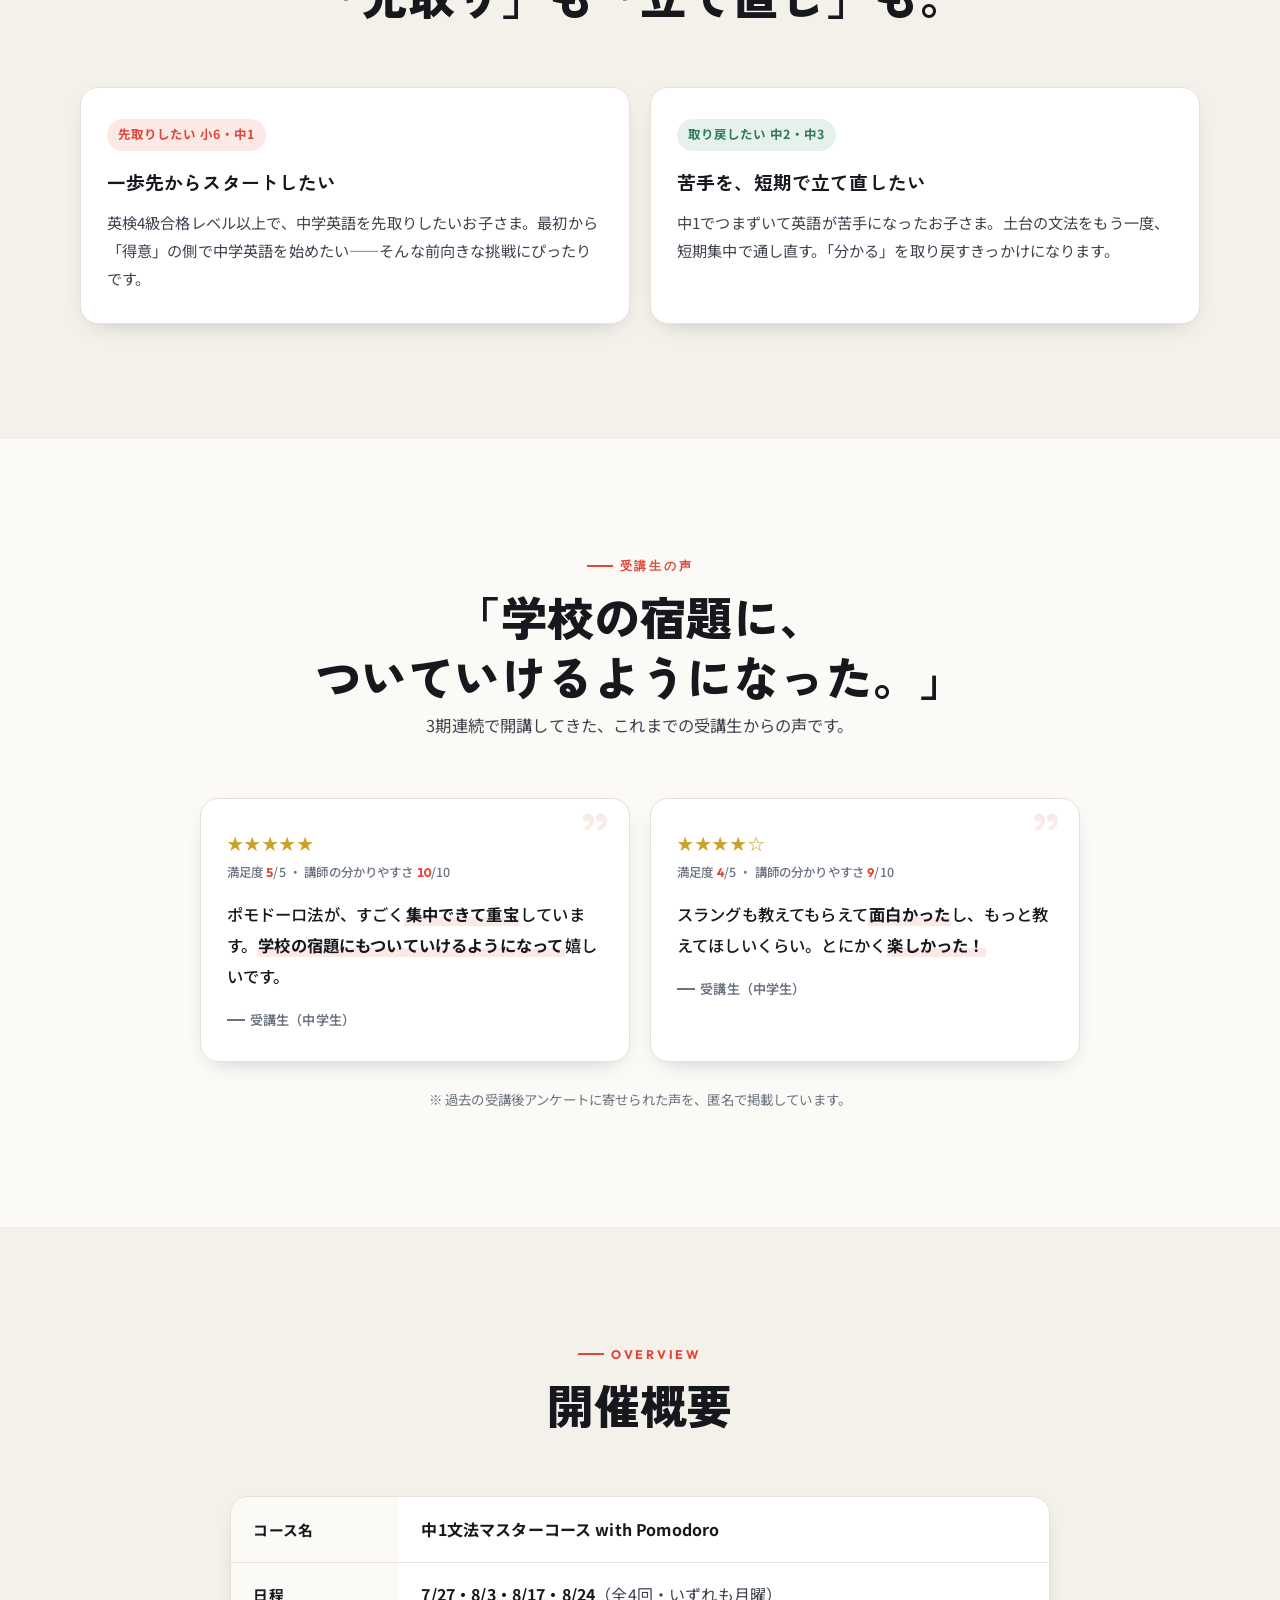
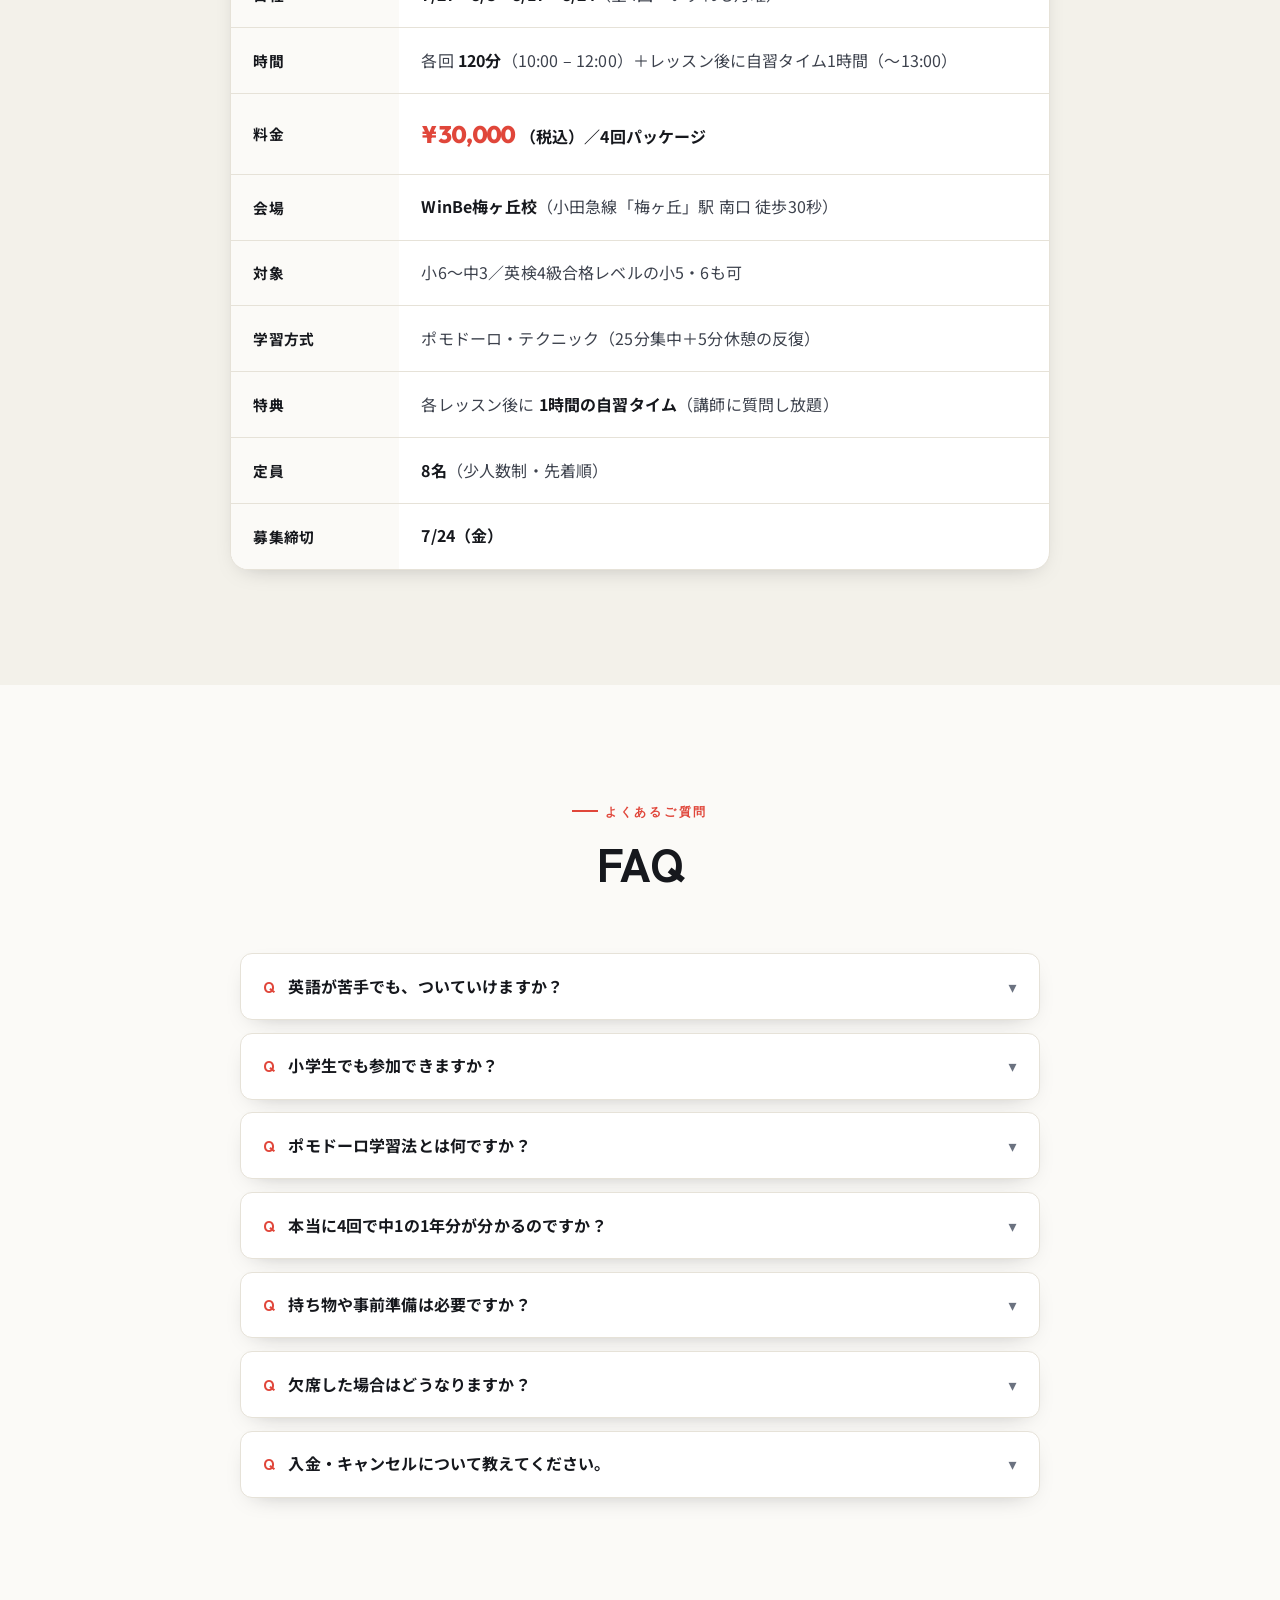
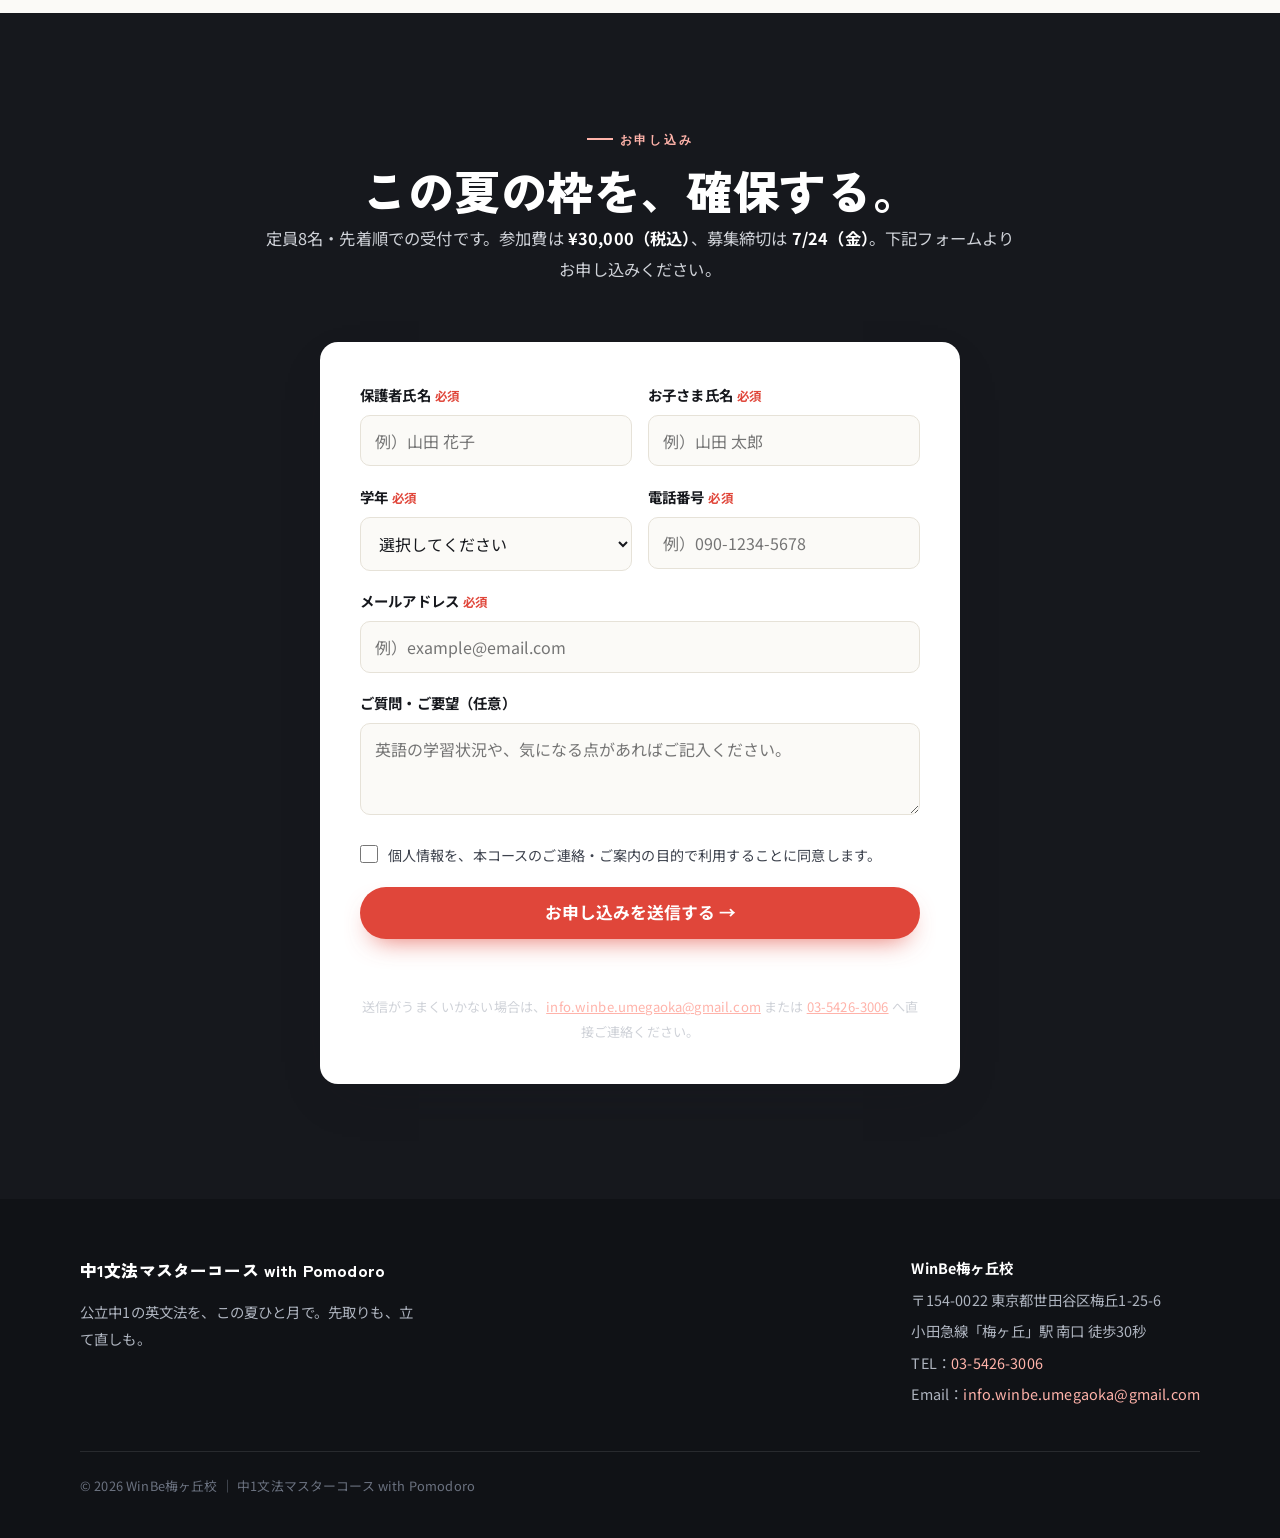
<file: 2026-summer-grammar-master/marketing/lp/index.html>
<!DOCTYPE html>
<html lang="ja">
<head>
<meta charset="UTF-8" />
<meta name="viewport" content="width=device-width, initial-scale=1.0" />
<title>中1文法マスターコース with Pomodoro｜中1英語の1年分を、この夏ひと月で。</title>
<meta name="description" content="中学1年生で習う英文法を、たった4回・1ヶ月で俯瞰しきる夏期講習。先取りしたい小6・中1、つまずきを取り戻したい中2・中3へ。経験豊富なベテラン講師×ポモドーロ学習法。3期連続開講。全4回×120分・月曜10:00〜（7/27他）／定員8名・WinBe梅ヶ丘校。参加費¥30,000（税込）。募集締切7/24（金）。" />
<meta property="og:title" content="中1文法マスターコース with Pomodoro" />
<meta property="og:description" content="中1英語の1年分を、この夏ひと月で。経験豊富なベテラン講師×ポモドーロ学習法。3期連続開講。全4回×120分／参加費¥30,000（税込）。" />
<meta property="og:type" content="website" />

<!-- ===== Google タグ（gtag.js）｜GA4 + Google広告 共通ローダー =====
     ▼ 出稿前に2つのIDを実値へ差し替える：
        1) G-XXXXXXXXXX  … GA4 測定ID
        2) AW-XXXXXXXXX  … Google広告 コンバージョンID（コンバージョンアクション作成時に発行）
     未差し替え（XXXX のまま）でもページは正常に動作し、計測だけスキップされます。
     ※ Google広告は gclid を持つ広告クリック由来のセッションのみCVに計上するため、
        ポータル/内部配布からの流入が広告CVに混ざることはありません。 -->
<script async src="https://www.googletagmanager.com/gtag/js?id=G-3P94F8JJXH"></script>
<script>
  window.dataLayer = window.dataLayer || [];
  function gtag(){ dataLayer.push(arguments); }
  gtag('js', new Date());
  gtag('config', 'G-3P94F8JJXH');  // GA4（流入元の自動セグメント用。全流入を計測）
  gtag('config', 'AW-10891662628');  // Google広告（自動タグ付けで gclid を取得・アトリビュート）
</script>
<!-- ============================================================ -->

<link rel="preconnect" href="https://fonts.googleapis.com" />
<link rel="preconnect" href="https://fonts.gstatic.com" crossorigin />
<link href="https://fonts.googleapis.com/css2?family=Noto+Sans+JP:wght@400;500;700;900&family=Zen+Kaku+Gothic+New:wght@500;700;900&family=Outfit:wght@500;600;700;800&display=swap" rel="stylesheet" />
<style>
  :root {
    --ink: #16181d;
    --ink-soft: #3d424d;
    --ink-mute: #6b7280;
    --paper: #fbfaf7;
    --paper-2: #f3f1ea;
    --line: #e6e2d8;
    --tomato: #e0463a;
    --tomato-dark: #c2392e;
    --tomato-soft: #fbe9e6;
    --leaf: #2f7d55;
    --gold: #c9a227;
    --white: #ffffff;
    --radius: 18px;
    --radius-sm: 12px;
    --shadow: 0 18px 50px -22px rgba(22, 24, 29, .35);
    --shadow-sm: 0 8px 24px -14px rgba(22, 24, 29, .35);
    --maxw: 1120px;
    --sans: "Noto Sans JP", system-ui, -apple-system, "Segoe UI", sans-serif;
    --display: "Zen Kaku Gothic New", "Noto Sans JP", sans-serif;
    --latin: "Outfit", system-ui, sans-serif;
  }

  * { box-sizing: border-box; margin: 0; padding: 0; }
  html { scroll-behavior: smooth; -webkit-text-size-adjust: 100%; }
  body {
    font-family: var(--sans);
    color: var(--ink);
    background: var(--paper);
    line-height: 1.85;
    font-size: 16px;
    letter-spacing: .01em;
    -webkit-font-smoothing: antialiased;
    overflow-x: hidden;
  }
  a { color: inherit; text-decoration: none; }
  img { max-width: 100%; display: block; }

  .wrap { width: min(var(--maxw), 92%); margin-inline: auto; }
  .latin { font-family: var(--latin); font-feature-settings: "tnum"; }

  /* ---------- Eyebrow / headings ---------- */
  .eyebrow {
    display: inline-flex; align-items: center; gap: .55em;
    font-family: var(--latin); font-weight: 700; font-size: .78rem;
    letter-spacing: .22em; text-transform: uppercase;
    color: var(--tomato);
  }
  .eyebrow::before {
    content: ""; width: 26px; height: 2px; background: var(--tomato); display: inline-block;
  }
  .eyebrow.center { justify-content: center; }

  h2.sec-title {
    font-family: var(--display); font-weight: 900;
    font-size: clamp(1.7rem, 4.6vw, 2.9rem);
    line-height: 1.3; letter-spacing: .01em;
    margin: .55rem 0 .2rem;
  }
  .sec-lead { color: var(--ink-soft); font-size: 1.02rem; max-width: 46em; }
  .em { color: var(--tomato); font-weight: 700; }
  .marker {
    background: linear-gradient(transparent 62%, var(--tomato-soft) 62%);
    padding: 0 .08em; font-weight: 700;
  }

  section { padding: clamp(64px, 9vw, 118px) 0; }
  .center { text-align: center; }
  .section-head { margin-bottom: clamp(34px, 5vw, 58px); }
  .section-head.center { display: flex; flex-direction: column; align-items: center; }

  /* ---------- Header ---------- */
  header.site {
    position: sticky; top: 0; z-index: 50;
    background: rgba(251, 250, 247, .82);
    backdrop-filter: saturate(140%) blur(12px);
    border-bottom: 1px solid var(--line);
  }
  .nav { display: flex; align-items: center; justify-content: space-between; height: 64px; }
  .brand { display: flex; align-items: center; gap: .6rem; font-family: var(--display); font-weight: 900; font-size: 1.02rem; }
  .brand .dot {
    width: 26px; height: 26px; border-radius: 50%;
    background: radial-gradient(circle at 32% 30%, #ff6a5b, var(--tomato) 60%, var(--tomato-dark));
    position: relative; flex: none;
    box-shadow: 0 4px 10px -3px rgba(224,70,58,.6);
  }
  .brand .dot::before { content:""; position:absolute; top:-5px; left:50%; transform:translateX(-50%) rotate(-18deg); width:4px; height:8px; background:var(--leaf); border-radius:3px; }
  .nav-links { display: flex; align-items: center; gap: 1.5rem; font-size: .9rem; font-weight: 500; }
  .nav-links a.txt { color: var(--ink-soft); }
  .nav-links a.txt:hover { color: var(--ink); }
  .btn {
    display: inline-flex; align-items: center; justify-content: center; gap: .5em;
    font-weight: 700; font-family: var(--sans);
    padding: .85em 1.6em; border-radius: 999px; cursor: pointer; border: none;
    transition: transform .15s ease, box-shadow .2s ease, background .2s ease;
    font-size: .98rem; line-height: 1;
  }
  .btn-primary { background: var(--tomato); color: #fff; box-shadow: 0 12px 26px -12px rgba(224,70,58,.8); }
  .btn-primary:hover { background: var(--tomato-dark); transform: translateY(-2px); }
  .btn-ghost { background: transparent; color: var(--ink); border: 1.5px solid var(--ink); }
  .btn-ghost:hover { background: var(--ink); color: #fff; }
  .btn-lg { padding: 1.05em 2.2em; font-size: 1.05rem; }
  .nav .btn { padding: .62em 1.3em; font-size: .88rem; }
  @media (max-width: 720px){
    .nav-links .txt { display:none; }
    .nav-links .btn-ghost { display:none; } /* 学年切替は下の切替バンドが担うため、ヘッダーでは非表示 */
    .nav { gap: .5rem; }
    .brand { font-size: .9rem; white-space: nowrap; flex: none; }
    .brand .dot { width: 22px; height: 22px; }
    .nav-links { gap: .5rem; }
    .nav .btn { padding: .55em 1.05em; font-size: .82rem; white-space: nowrap; }
  }

  /* ---------- Hero ---------- */
  .hero { position: relative; padding: clamp(54px, 8vw, 96px) 0 clamp(48px,7vw,84px); overflow: hidden; }
  .hero::before {
    content:""; position:absolute; inset:0; z-index:-2;
    background:
      radial-gradient(60% 50% at 88% 8%, rgba(224,70,58,.10), transparent 60%),
      radial-gradient(50% 40% at 0% 100%, rgba(47,125,85,.07), transparent 60%),
      var(--paper);
  }
  .hero-grid { display: grid; grid-template-columns: 1.15fr .85fr; gap: clamp(28px, 4vw, 56px); align-items: center; }
  @media (max-width: 900px){ .hero-grid { grid-template-columns: 1fr; } }

  .hero .kicker {
    display:inline-flex; gap:.6em; align-items:center; flex-wrap:wrap;
    font-size:.82rem; font-weight:700; color:var(--ink-soft);
    background:var(--white); border:1px solid var(--line);
    padding:.5em 1em; border-radius:999px; box-shadow: var(--shadow-sm);
  }
  .hero .kicker b { color: var(--tomato); font-family: var(--latin); }
  .hero h1 {
    font-family: var(--display); font-weight:900;
    font-size: clamp(2.1rem, 6.3vw, 4rem); line-height:1.22; letter-spacing:.005em;
    margin: 1rem 0 .2rem;
  }
  .hero h1 .hl { color: var(--tomato); }
  .hero .course-tag {
    font-family: var(--latin); font-weight:700; font-size: clamp(.95rem,2.3vw,1.18rem);
    color: var(--ink-mute); letter-spacing:.04em; margin-bottom: 1.1rem;
  }
  .hero p.sub { font-size: 1.06rem; color: var(--ink-soft); max-width: 32em; margin-bottom: 1.6rem; }
  .hero .cta-row { display:flex; gap:.9rem; flex-wrap:wrap; margin-bottom: 1.4rem; }
  .hero .urg { font-size:.92rem; color:var(--ink-soft); display:flex; align-items:center; gap:.5em; }
  .hero .urg .pill { background:var(--ink); color:#fff; font-weight:700; font-size:.8rem; padding:.32em .8em; border-radius:999px; }

  .hero-card {
    background: var(--white); border:1px solid var(--line); border-radius: var(--radius);
    box-shadow: var(--shadow); padding: clamp(22px,3vw,30px);
  }
  .hero-card h3 { font-family: var(--display); font-size: 1.05rem; margin-bottom: 1rem; display:flex; align-items:center; gap:.5em; }
  .hero-card h3::before { content:""; width:10px; height:10px; border-radius:50%; background:var(--tomato); }
  .fact { display:flex; justify-content:space-between; align-items:baseline; gap:1rem; padding:.7rem 0; border-bottom:1px dashed var(--line); }
  .fact:last-child { border-bottom:none; }
  .fact .k { color:var(--ink-mute); font-size:.88rem; font-weight:500; flex:none; }
  .fact .v { font-weight:700; text-align:right; }
  .fact .v .big { font-family:var(--latin); font-size:1.45rem; color:var(--tomato); }
  .fact .v small { font-weight:500; color:var(--ink-mute); }
  .fact .v small s { color:var(--ink-mute); margin-right:.3em; }
  .deal-tag {
    display:inline-block; font-family:var(--sans); font-weight:700; font-size:.68rem;
    letter-spacing:.04em; color:#fff; background:var(--leaf);
    padding:.18em .6em; border-radius:999px; margin-bottom:.25rem;
  }

  /* ---------- Marquee strip ---------- */
  .strip { background: var(--ink); color:#fff; padding: 16px 0; }
  .strip .wrap { display:flex; flex-wrap:wrap; justify-content:center; gap: 1rem 2.4rem; text-align:center; }
  .strip .item { display:flex; align-items:center; gap:.55em; font-size:.92rem; font-weight:500; }
  .strip .item b { font-family:var(--latin); color:#ffb3aa; font-weight:700; }
  .strip .item .ic { color:var(--tomato); }

  /* ---------- Problem ---------- */
  .problem { background: var(--paper-2); }
  .problem .big-claim {
    font-family: var(--display); font-weight:900;
    font-size: clamp(1.55rem, 4.4vw, 2.7rem); line-height:1.4; max-width: 18em;
  }
  .cards { display:grid; gap: 1.1rem; }
  .cards.c3 { grid-template-columns: repeat(3, 1fr); }
  .cards.c2 { grid-template-columns: repeat(2, 1fr); }
  @media (max-width: 820px){ .cards.c3 { grid-template-columns:1fr; } .cards.c2 { grid-template-columns:1fr; } }
  .pain {
    background: var(--white); border:1px solid var(--line); border-radius: var(--radius-sm);
    padding: 1.5rem 1.4rem; box-shadow: var(--shadow-sm); position:relative;
  }
  .pain .q { font-weight:700; font-size:1.05rem; margin-bottom:.5rem; }
  .pain .q::before { content:"“"; color:var(--tomato); font-family:var(--display); font-size:1.6rem; line-height:0; margin-right:.1em; }
  .pain .a { color:var(--ink-soft); font-size:.94rem; }
  .pain .a b { color:var(--tomato); }
  .turn {
    margin-top: 2.6rem; text-align:center; font-size:1.12rem; font-weight:700;
    color: var(--ink);
  }
  .turn .marker { font-size:1.18rem; }

  /* ---------- Definition (成功の定義) ---------- */
  .defs { display:grid; grid-template-columns: repeat(3,1fr); gap:1.1rem; counter-reset: d; }
  @media (max-width: 820px){ .defs { grid-template-columns:1fr; } }
  .def {
    border:1px solid var(--line); border-radius: var(--radius-sm); padding:1.7rem 1.4rem;
    background: var(--white); position:relative; box-shadow: var(--shadow-sm);
  }
  .def .step { font-family:var(--latin); font-weight:800; color:var(--tomato); font-size:.8rem; letter-spacing:.12em; }
  .def h4 { font-family:var(--display); font-size:1.08rem; margin:.4rem 0 .6rem; }
  .def p { color:var(--ink-soft); font-size:.94rem; }
  .def.final { background: var(--ink); color:#fff; border-color:var(--ink); }
  .def.final h4 { color:#fff; }
  .def.final p { color:#cfd2d8; }
  .def.final .step { color:#ffb3aa; }

  /* ---------- Features ---------- */
  .feat { display:grid; grid-template-columns: repeat(3,1fr); gap:1.3rem; }
  @media (max-width: 820px){ .feat { grid-template-columns:1fr; } }
  .feature {
    border:1px solid var(--line); border-radius: var(--radius); background:var(--white);
    padding: 2rem 1.6rem; box-shadow: var(--shadow-sm); transition: transform .2s ease, box-shadow .2s ease;
  }
  .feature:hover { transform: translateY(-5px); box-shadow: var(--shadow); }
  .feature .no { font-family:var(--latin); font-weight:800; font-size:2.4rem; color:var(--tomato-soft); line-height:1; -webkit-text-stroke:1.5px var(--tomato); }
  .feature .ic { font-size:1.8rem; margin: -2.4rem 0 .8rem auto; width:fit-content; }
  .feature h4 { font-family:var(--display); font-size:1.22rem; margin-bottom:.6rem; line-height:1.4; }
  .feature p { color:var(--ink-soft); font-size:.95rem; }

  /* ---------- Pomodoro deep ---------- */
  .pomo { background: var(--ink); color:#fff; position:relative; overflow:hidden; }
  .pomo::after { content:""; position:absolute; right:-90px; top:-90px; width:340px; height:340px; border-radius:50%; background: radial-gradient(circle at 35% 30%, #ff6a5b, var(--tomato) 62%, var(--tomato-dark)); opacity:.16; }
  .pomo .eyebrow { color:#ffb3aa; }
  .pomo .eyebrow::before { background:#ffb3aa; }
  .pomo h2.sec-title { color:#fff; }
  .pomo .sec-lead { color:#cfd2d8; }
  .pomo-grid { display:grid; grid-template-columns: 1fr 1fr; gap: clamp(28px,4vw,56px); align-items:center; }
  @media (max-width: 880px){ .pomo-grid { grid-template-columns:1fr; } }
  .pomo-points { display:grid; gap:1rem; }
  .ppoint { display:flex; gap:1rem; align-items:flex-start; background: rgba(255,255,255,.05); border:1px solid rgba(255,255,255,.12); border-radius: var(--radius-sm); padding:1.1rem 1.2rem; }
  .ppoint .ic { font-size:1.5rem; flex:none; }
  .ppoint h5 { font-size:1.02rem; margin-bottom:.2rem; }
  .ppoint p { color:#cfd2d8; font-size:.9rem; }
  .timer-visual { display:flex; flex-direction:column; align-items:center; gap:1.2rem; }
  .clock {
    width: clamp(180px, 40vw, 240px); aspect-ratio:1; border-radius:50%;
    background: conic-gradient(var(--tomato) 0 83.3%, rgba(255,255,255,.14) 83.3% 100%);
    display:grid; place-items:center; position:relative;
    box-shadow: 0 30px 60px -28px rgba(224,70,58,.8);
  }
  .clock::before { content:""; position:absolute; inset:14px; border-radius:50%; background:var(--ink); }
  .clock .lbl { position:relative; text-align:center; }
  .clock .lbl .min { font-family:var(--latin); font-weight:800; font-size:2.6rem; line-height:1; }
  .clock .lbl .cap { font-size:.78rem; color:#cfd2d8; letter-spacing:.1em; }
  .timer-visual .legend { display:flex; gap:1.4rem; font-size:.85rem; }
  .timer-visual .legend span { display:flex; align-items:center; gap:.4em; }
  .sw { width:12px; height:12px; border-radius:3px; }

  /* ---------- Timeline ---------- */
  .timeline { display:grid; gap: 0; max-width: 760px; margin-inline:auto; }
  .tl {
    display:grid; grid-template-columns: auto 1fr; gap: 1.2rem; padding: 0 0 0 .2rem;
  }
  .tl .rail { display:flex; flex-direction:column; align-items:center; }
  .tl .node {
    width:46px; height:46px; border-radius:50%; flex:none; display:grid; place-items:center;
    font-family:var(--latin); font-weight:800; background:var(--tomato); color:#fff; font-size:.95rem;
    box-shadow: var(--shadow-sm);
  }
  .tl .line { width:2px; flex:1; background: var(--line); min-height: 18px; }
  .tl:last-child .line { display:none; }
  .tl .body { padding-bottom: 1.5rem; }
  .tl .body .head { display:flex; align-items:center; gap:.7rem; flex-wrap:wrap; }
  .tl .body h5 { font-family:var(--display); font-size:1.08rem; }
  .tl .body .dur { font-family:var(--latin); font-weight:700; font-size:.8rem; color:var(--tomato); background:var(--tomato-soft); padding:.2em .7em; border-radius:999px; }
  .tl .body .break { font-size:.82rem; color:var(--ink-mute); }
  .tl .body p { color:var(--ink-soft); font-size:.93rem; margin-top:.25rem; }
  .tl.bonus .node { background: var(--leaf); }
  .tl.bonus .dur { color: var(--leaf); background: #e6f1eb; }
  .tl-note { text-align:center; margin-top:1.2rem; font-size:.9rem; color:var(--ink-mute); }

  /* ---------- Scope (grammar list) ---------- */
  .scope-grid { display:grid; grid-template-columns: repeat(5,1fr); gap:.9rem; }
  @media (max-width: 900px){ .scope-grid { grid-template-columns: repeat(2,1fr); } }
  .gitem {
    background:var(--white); border:1px solid var(--line); border-radius: var(--radius-sm);
    padding:1.1rem .9rem; text-align:center; box-shadow: var(--shadow-sm);
    display:flex; flex-direction:column; gap:.4rem; align-items:center;
    transition: transform .18s ease, border-color .18s ease;
  }
  .gitem:hover { transform: translateY(-3px); border-color: var(--tomato); }
  .gitem .n { font-family:var(--latin); font-weight:800; color:var(--tomato); font-size:.8rem; }
  .gitem .t { font-weight:700; font-size:.92rem; line-height:1.4; }

  /* ---------- Before / After ---------- */
  .ba { display:grid; grid-template-columns:1fr auto 1fr; gap:1.4rem; align-items:stretch; }
  @media (max-width: 820px){ .ba { grid-template-columns:1fr; } .ba .arrow { transform: rotate(90deg); } }
  .ba-col { border-radius: var(--radius); padding: 1.8rem 1.6rem; }
  .ba-col.before { background: var(--paper-2); border:1px solid var(--line); }
  .ba-col.after { background: var(--ink); color:#fff; box-shadow: var(--shadow); }
  .ba-col h4 { font-family:var(--display); font-size:1.12rem; margin-bottom:1rem; display:flex; align-items:center; gap:.5em; }
  .ba-col.before h4 { color:var(--ink-mute); }
  .ba-col ul { list-style:none; display:grid; gap:.8rem; }
  .ba-col li { display:flex; gap:.6rem; font-size:.95rem; align-items:flex-start; }
  .ba-col.before li { color:var(--ink-soft); }
  .ba-col.before li::before { content:"✕"; color:#b9b2a4; font-weight:700; flex:none; }
  .ba-col.after li::before { content:"✓"; color:#7fe0a8; font-weight:800; flex:none; }
  .ba .arrow { display:grid; place-items:center; font-size:1.8rem; color:var(--tomato); }

  /* ---------- Who (persona) ---------- */
  .who { display:grid; grid-template-columns:1fr 1fr; gap:1.3rem; }
  @media (max-width: 820px){ .who { grid-template-columns:1fr; } }
  .persona { border:1px solid var(--line); border-radius: var(--radius); padding:1.9rem 1.6rem; background:var(--white); box-shadow: var(--shadow-sm); }
  .persona .tag { display:inline-block; font-weight:700; font-size:.78rem; letter-spacing:.08em; color:var(--tomato); background:var(--tomato-soft); padding:.35em .9em; border-radius:999px; margin-bottom:.9rem; }
  .persona.review .tag { color: var(--leaf); background:#e6f1eb; }
  .persona h4 { font-family:var(--display); font-size:1.18rem; margin-bottom:.5rem; }
  .persona p { color:var(--ink-soft); font-size:.95rem; }

  /* ---------- Voices ---------- */
  .voices { display:grid; grid-template-columns: repeat(2,1fr); gap:1.3rem; max-width: 880px; margin-inline:auto; }
  @media (max-width: 760px){ .voices { grid-template-columns:1fr; } }
  .voice {
    background:var(--white); border:1px solid var(--line); border-radius: var(--radius);
    padding: 1.8rem 1.6rem; box-shadow: var(--shadow-sm); position:relative;
  }
  .voice::before {
    content:"”"; position:absolute; top:.2rem; right:1.2rem;
    font-family:var(--display); font-weight:900; font-size:3.4rem; color:var(--tomato-soft); line-height:1;
  }
  .voice .stars { color:var(--gold); letter-spacing:.1em; font-size:1.02rem; margin-bottom:.2rem; }
  .voice .rate { font-size:.78rem; color:var(--ink-mute); font-weight:500; margin-bottom:.9rem; }
  .voice .rate .latin { color:var(--tomato); font-weight:700; }
  .voice blockquote { font-size:1.02rem; font-weight:500; line-height:1.9; color:var(--ink); }
  .voice blockquote .marker { font-weight:700; }
  .voice .who-tag { margin-top:1rem; font-size:.82rem; color:var(--ink-mute); font-weight:600; display:flex; align-items:center; gap:.4em; }
  .voice .who-tag::before { content:""; width:18px; height:2px; background:var(--ink-mute); display:inline-block; }
  .voices-note { text-align:center; margin-top:1.6rem; font-size:.84rem; color:var(--ink-mute); }

  /* ---------- Overview table ---------- */
  .overview { background: var(--paper-2); }
  .ov-table { background:var(--white); border:1px solid var(--line); border-radius: var(--radius); overflow:hidden; box-shadow: var(--shadow-sm); }
  .ov-row { display:grid; grid-template-columns: 168px 1fr; border-bottom:1px solid var(--line); }
  .ov-row:last-child { border-bottom:none; }
  .ov-row .k { background: var(--paper); font-weight:700; padding:1.1rem 1.4rem; font-size:.92rem; color:var(--ink); display:flex; align-items:center; }
  .ov-row .v { padding:1.1rem 1.4rem; color:var(--ink-soft); }
  .ov-row .v strong { color:var(--ink); }
  .ov-row .v .price { font-family:var(--latin); font-weight:800; color:var(--tomato); font-size:1.5rem; }
  @media (max-width: 620px){ .ov-row { grid-template-columns: 110px 1fr; } .ov-row .k, .ov-row .v { padding:.85rem 1rem; } }

  /* ---------- FAQ ---------- */
  .faq { max-width: 800px; margin-inline:auto; display:grid; gap:.8rem; }
  details.qa { background:var(--white); border:1px solid var(--line); border-radius: var(--radius-sm); overflow:hidden; box-shadow: var(--shadow-sm); }
  details.qa summary { list-style:none; cursor:pointer; padding:1.1rem 1.4rem; font-weight:700; display:flex; gap:.8rem; align-items:flex-start; position:relative; }
  details.qa summary::-webkit-details-marker { display:none; }
  details.qa summary .qm { color:var(--tomato); font-family:var(--display); font-weight:900; flex:none; }
  details.qa summary .chev { margin-left:auto; transition: transform .2s ease; color:var(--ink-mute); flex:none; }
  details.qa[open] summary .chev { transform: rotate(180deg); }
  details.qa .ans { padding: 0 1.4rem 1.2rem 3rem; color:var(--ink-soft); font-size:.95rem; }

  /* ---------- Apply / form ---------- */
  .apply { background: var(--ink); color:#fff; }
  .apply .eyebrow { color:#ffb3aa; } .apply .eyebrow::before { background:#ffb3aa; }
  .apply h2.sec-title { color:#fff; }
  .apply .sec-lead { color:#cfd2d8; }
  .form-wrap { max-width: 640px; margin-inline:auto; background:var(--white); color:var(--ink); border-radius: var(--radius); padding: clamp(24px,4vw,40px); box-shadow: var(--shadow); }
  .field { margin-bottom: 1.1rem; }
  .field label { display:block; font-weight:700; font-size:.9rem; margin-bottom:.4rem; }
  .field label .req { color:var(--tomato); font-size:.78rem; margin-left:.3em; }
  .field input, .field select, .field textarea {
    width:100%; font-family:var(--sans); font-size:1rem; color:var(--ink);
    padding:.8em .9em; border:1.5px solid var(--line); border-radius:10px; background:var(--paper);
    transition: border-color .15s ease, box-shadow .15s ease;
  }
  .field input:focus, .field select:focus, .field textarea:focus {
    outline:none; border-color:var(--tomato); box-shadow:0 0 0 3px var(--tomato-soft); background:#fff;
  }
  .field textarea { resize: vertical; min-height: 92px; }
  .field-row { display:grid; grid-template-columns:1fr 1fr; gap:1rem; }
  @media (max-width: 560px){ .field-row { grid-template-columns:1fr; } }
  .consent { display:flex; gap:.6rem; align-items:flex-start; font-size:.88rem; color:var(--ink-soft); margin: .3rem 0 1.2rem; }
  .consent input { width:18px; height:18px; flex:none; margin-top:.2rem; accent-color: var(--tomato); }
  #btn-submit-form { width:100%; }
  .form-status-msg { margin-top:1rem; text-align:center; font-weight:700; font-size:.95rem; min-height:1.2em; }
  .form-status-msg.success { color: var(--leaf); }
  .form-status-msg.error { color: var(--tomato); }
  .form-note { text-align:center; font-size:.82rem; color:#cfd2d8; margin-top:1.4rem; }
  .form-note a { color:#ffb3aa; text-decoration:underline; }

  /* ---------- Footer ---------- */
  footer.site { background: #101216; color:#aeb4bf; padding: 56px 0 40px; font-size:.9rem; }
  footer.site .f-grid { display:flex; justify-content:space-between; gap:2rem; flex-wrap:wrap; }
  footer.site .brand { color:#fff; margin-bottom:.8rem; }
  footer.site .f-contact div { margin-bottom:.3rem; }
  footer.site a { color:#ffb3aa; }
  footer.site .copy { margin-top:2.4rem; padding-top:1.4rem; border-top:1px solid rgba(255,255,255,.1); font-size:.8rem; color:#6b7280; }

  /* ---------- Sticky mobile CTA ---------- */
  .mobile-cta { position: fixed; left:0; right:0; bottom:0; z-index:60; padding:.7rem 4%; background:rgba(251,250,247,.95); backdrop-filter:blur(8px); border-top:1px solid var(--line); display:none; }
  .mobile-cta .btn { width:100%; }
  @media (max-width: 720px){ .mobile-cta { display:block; } body { padding-bottom: 76px; } }

  /* ---------- Reveal animation ---------- */
  .reveal { opacity:0; transform: translateY(22px); transition: opacity .6s ease, transform .6s ease; }
  .reveal.in { opacity:1; transform:none; }
  @media (prefers-reduced-motion: reduce){ .reveal { opacity:1; transform:none; transition:none; } html{ scroll-behavior:auto; } }
</style>
</head>
<body>

<!-- ===== Header ===== -->
<header class="site">
  <div class="wrap nav">
    <a href="#top" class="brand"><span class="dot"></span>中1文法マスター<span style="color:var(--tomato)">×</span>Pomodoro</a>
    <nav class="nav-links">
      <a class="txt" href="#why">なぜ夏か</a>
      <a class="txt" href="#features">特徴</a>
      <a class="txt" href="#flow">1日の流れ</a>
      <a class="txt" href="#overview">概要</a>
      <a class="btn btn-ghost" href="/chu2">中2はこちら →</a>
      <a class="btn btn-primary" href="#apply">申し込む</a>
    </nav>
  </div>
</header>

<!-- ===== 学年切り替え（中1⇄中2）｜1サイト集約のクリーンURL（_redirects: /chu2 → 中2LP）を使用。 ===== -->
<div style="background:var(--paper-2);border-bottom:1px solid var(--line)">
  <div class="wrap" style="display:flex;flex-wrap:wrap;align-items:center;justify-content:center;gap:.55rem 1rem;padding:.75rem 0;font-size:.9rem">
    <span style="font-weight:700;color:var(--ink-soft)">学年で選ぶ：</span>
    <span style="background:var(--tomato);color:#fff;font-weight:700;padding:.34em 1.1em;border-radius:999px">中1コース（このページ）</span>
    <a href="/chu2" style="display:inline-flex;align-items:center;gap:.4em;font-weight:700;color:var(--ink);padding:.34em 1.1em;border-radius:999px;border:1.5px solid var(--tomato);background:#fff">中2コースはこちら →</a>
  </div>
</div>

<!-- ===== Hero ===== -->
<section class="hero" id="top">
  <div class="wrap hero-grid">
    <div class="hero-copy">
      <span class="kicker">2026 SUMMER ｜ 中学生・上位小学生のための短期集中 ｜ <b>3期連続開講</b></span>
      <h1>中1英語の<span class="hl">1年分</span>を、<br>この夏ひと月で。</h1>
      <div class="course-tag latin">中1文法マスターコース <span style="color:var(--tomato)">with</span> Pomodoro</div>
      <p class="sub">先取りで一歩先へ出たい<strong>小6・中1</strong>へ。つまずきを取り戻したい<strong>中2・中3</strong>へ。中学1年生で習う英文法を、たった4回・1ヶ月で「俯瞰しきる」夏期講習です。</p>
      <div class="cta-row">
        <a href="#apply" class="btn btn-primary btn-lg">この夏の枠を確保する →</a>
        <a href="#features" class="btn btn-ghost btn-lg">特徴を見る</a>
      </div>
      <div class="urg"><span>定員8名・先着順。募集締切 7/24（金）。</span></div>
    </div>

    <aside class="hero-card reveal">
      <h3>コース早わかり</h3>
      <div class="fact"><span class="k">料金（4回パッケージ）</span><span class="v"><span class="big latin">¥30,000</span> <small>税込</small></span></div>
      <div class="fact"><span class="k">回数・1コマ</span><span class="v">全4回 × <span class="latin">120</span>分</span></div>
      <div class="fact"><span class="k">日程（月曜）</span><span class="v latin">7/27・8/3<br>8/17・8/24</span></div>
      <div class="fact"><span class="k">時間</span><span class="v latin">10:00 – 12:00</span></div>
      <div class="fact"><span class="k">定員</span><span class="v"><span class="latin">8</span>名（先着）</span></div>
      <div class="fact"><span class="k">会場</span><span class="v">WinBe梅ヶ丘校</span></div>
      <div class="fact"><span class="k">特典</span><span class="v">毎回後 <span class="latin">1</span>時間<br><small>自習タイム（質問し放題）</small></span></div>
    </aside>
  </div>
</section>

<!-- ===== Strip ===== -->
<div class="strip">
  <div class="wrap">
    <span class="item"><span class="ic">★</span><b>3期連続</b>開講の人気講座</span>
    <span class="item"><span class="ic">◷</span>中1の文法を<b>1ヶ月</b>で俯瞰</span>
    <span class="item"><span class="ic">◉</span>指導歴<b>10年超</b>のベテラン講師</span>
    <span class="item"><span class="ic">🍅</span>科学的に集中が続く<b>ポモドーロ</b>学習法</span>
  </div>
</div>

<!-- ===== Why summer (Problem) ===== -->
<section class="problem" id="why">
  <div class="wrap">
    <div class="section-head reveal">
      <span class="eyebrow">なぜ「中1の夏」なのか</span>
      <p class="big-claim">英語が得意か苦手かは、<span class="em">中1の最初の数ヶ月</span>でほぼ決まる。</p>
      <p class="sec-lead" style="margin-top:1.1rem">be動詞と一般動詞の使い分け、3単現のS、疑問文の作り方——最初の小さなつまずきは、雪だるま式に積み上がって「英語＝なんとなく苦手」を3年間引きずります。だからこそ、夏のうちに一度"通し"でやっておくことに価値があります。</p>
    </div>

    <div class="cards c3">
      <div class="pain reveal">
        <p class="q">単語は読めるのに、文になると意味が取れない</p>
        <p class="a"><b>→</b> 文を組み立てる「文法の骨組み」が抜けている状態です。</p>
      </div>
      <div class="pain reveal">
        <p class="q">テスト前に詰め込むけど、すぐ忘れる</p>
        <p class="a"><b>→</b> 集中が続かず、定着のサイクルが回っていません。</p>
      </div>
      <div class="pain reveal">
        <p class="q">どこが分からないのかが、分からない</p>
        <p class="a"><b>→</b> 中1文法を体系的に「通し」でやった経験がないからです。</p>
      </div>
    </div>

    <p class="turn reveal">ここを夏に一度通しておけば、2学期の授業は <span class="marker">"はじめて"ではなく"復習"</span> になります。</p>
  </div>
</section>

<!-- ===== Definition (成功の定義) ===== -->
<section id="goal">
  <div class="wrap">
    <div class="section-head reveal">
      <span class="eyebrow">このコースが約束する状態</span>
      <h2 class="sec-title">ゴールは「点数」ではなく、<br><span class="em">2学期がまるごと復習になる</span>こと。</h2>
      <p class="sec-lead">私たちが考える、このコースの「成功の定義」は3つの階層でできています。</p>
    </div>
    <div class="defs">
      <div class="def reveal">
        <span class="step">DEFINITION 01</span>
        <h4>英語学習の成功とは</h4>
        <p>中学3年間の最初の分かれ道を、<strong>優位な側で迎える</strong>こと。スタートで「得意」の側に立つ。</p>
      </div>
      <div class="def reveal">
        <span class="step">DEFINITION 02</span>
        <h4>文法学習の成功とは</h4>
        <p>ルールの丸暗記ではなく、<strong>「言いたいことを英語にできる」</strong>こと。文法は表現の道具になる。</p>
      </div>
      <div class="def final reveal">
        <span class="step">DEFINITION 03</span>
        <h4>このコースが届けるもの</h4>
        <p>1ヶ月で中1文法を通しきり、さらに<strong>一生使える"集中の作法"</strong>まで持ち帰る。</p>
      </div>
    </div>
  </div>
</section>

<!-- ===== Features ===== -->
<section id="features" style="background:var(--paper-2)">
  <div class="wrap">
    <div class="section-head center reveal">
      <span class="eyebrow center">3つの特徴</span>
      <h2 class="sec-title">「なぞるだけ」では、終わらせない。</h2>
    </div>
    <div class="feat">
      <div class="feature reveal">
        <div class="no latin">01</div>
        <div class="ic">🗺️</div>
        <h4>中1の1年分を<br>1ヶ月で「俯瞰」</h4>
        <p>公立中1が1年かけて学ぶ英文法を、全4回×120分で体系的に。バラバラだった知識が、1本の地図としてつながります。</p>
      </div>
      <div class="feature reveal">
        <div class="no latin">02</div>
        <div class="ic">🎓</div>
        <h4>経験豊富な<br>ベテラン講師が指導</h4>
        <p>指導歴10年超のベテラン講師が、中学生がつまずくポイントを先回り。"分かる言葉"で教えるから、独学やなぞるだけの自習とは定着が違います。</p>
      </div>
      <div class="feature reveal">
        <div class="no latin">03</div>
        <div class="ic">🍅</div>
        <h4>科学的に集中が続く<br>ポモドーロ学習法</h4>
        <p>「25分集中＋5分休憩」を繰り返す世界的な時間管理術で学習。長い120分でも最後まで頭が動き、英文法と同時に"集中の型"が身につきます。</p>
      </div>
    </div>
  </div>
</section>

<!-- ===== Pomodoro deep ===== -->
<section class="pomo">
  <div class="wrap">
    <div class="section-head reveal">
      <span class="eyebrow">もう一つの"一生モノ"</span>
      <h2 class="sec-title">身につくのは、<br>英文法だけじゃない。</h2>
      <p class="sec-lead">ポモドーロ・テクニックは「25分だけ集中して、5分休む」を繰り返す、世界中で使われている集中法。このコースでは学習そのものをポモドーロで進めるから、英語と一緒に"集中の作法"が体に入ります。</p>
    </div>
    <div class="pomo-grid">
      <div class="timer-visual reveal">
        <div class="clock"><span class="lbl"><span class="min latin">25</span><span class="cap">FOCUS / min</span></span></div>
        <div class="legend">
          <span><span class="sw" style="background:var(--tomato)"></span>25分 集中</span>
          <span><span class="sw" style="background:rgba(255,255,255,.25)"></span>5分 休憩</span>
        </div>
      </div>
      <div class="pomo-points">
        <div class="ppoint reveal"><span class="ic">🧠</span><div><h5>集中が続く（科学的に）</h5><p>短く区切るから集中力が切れにくい。「ダラダラ勉強」から抜け出せます。</p></div></div>
        <div class="ppoint reveal"><span class="ic">📈</span><div><h5>達成感が積み上がる</h5><p>1ポモドーロごとに「できた」を実感。記録シートで自分の集中を可視化します。</p></div></div>
        <div class="ppoint reveal"><span class="ic">🔁</span><div><h5>他教科・受験にも応用できる</h5><p>身につけた集中の型は、数学でも国語でも、これからの受験勉強でも一生使えます。</p></div></div>
      </div>
    </div>
  </div>
</section>

<!-- ===== Flow / Timeline ===== -->
<section id="flow">
  <div class="wrap">
    <div class="section-head center reveal">
      <span class="eyebrow center">120分の過ごし方</span>
      <h2 class="sec-title">1コマ＝ちょうど<span class="em">4ポモドーロ</span>。</h2>
      <p class="sec-lead center" style="text-align:center">「インプット→練習→アウトプット→確認」を、集中と休憩のリズムで一気に。</p>
    </div>
    <div class="timeline">
      <div class="tl reveal">
        <div class="rail"><div class="node latin">1</div><div class="line"></div></div>
        <div class="body"><div class="head"><h5>導入＆インプット</h5><span class="dur">25分集中</span><span class="break">＋5分休憩</span></div><p>その回のターゲット文法を、つまずきやすい所から丁寧に。「なぜそう言うのか」から理解します。</p></div>
      </div>
      <div class="tl reveal">
        <div class="rail"><div class="node latin">2</div><div class="line"></div></div>
        <div class="body"><div class="head"><h5>練習問題で手を動かす</h5><span class="dur">25分集中</span><span class="break">＋5分休憩</span></div><p>覚えた文法をその場で問題演習。間違えたところを講師がすぐにフォローします。</p></div>
      </div>
      <div class="tl reveal">
        <div class="rail"><div class="node latin">3</div><div class="line"></div></div>
        <div class="body"><div class="head"><h5>アウトプット（英作文）</h5><span class="dur">25分集中</span><span class="break">＋5分休憩</span></div><p>「言いたいこと」を実際に英語に。文法を"使える"レベルに引き上げます。</p></div>
      </div>
      <div class="tl reveal">
        <div class="rail"><div class="node latin">4</div><div class="line"></div></div>
        <div class="body"><div class="head"><h5>確認テスト＆ふりかえり</h5><span class="dur">25分集中</span><span class="break">＋5分休憩</span></div><p>その回の到達度をチェック。「分からないまま」を持ち越さずに帰ります。</p></div>
      </div>
      <div class="tl bonus reveal">
        <div class="rail"><div class="node">＋</div><div class="line"></div></div>
        <div class="body"><div class="head"><h5>レッスン後の自習タイム</h5><span class="dur">＋60分</span><span class="break">特典・質問し放題</span></div><p>毎回のレッスン後、1時間の自習時間つき。講師に質問し放題で、疑問をその場で解消できます。</p></div>
      </div>
    </div>
    <p class="tl-note">※ 各回の文法配分・進行は、生徒の理解度に合わせて講師が最適化します。</p>
  </div>
</section>

<!-- ===== Scope ===== -->
<section style="background:var(--paper-2)">
  <div class="wrap">
    <div class="section-head center reveal">
      <span class="eyebrow center">4回で扱う中1英文法</span>
      <h2 class="sec-title">中1で習う文法、これで一通り。</h2>
    </div>
    <div class="scope-grid">
      <div class="gitem reveal"><span class="n latin">01</span><span class="t">be動詞と<br>一般動詞</span></div>
      <div class="gitem reveal"><span class="n latin">02</span><span class="t">3単現のS</span></div>
      <div class="gitem reveal"><span class="n latin">03</span><span class="t">修飾語句</span></div>
      <div class="gitem reveal"><span class="n latin">04</span><span class="t">疑問詞</span></div>
      <div class="gitem reveal"><span class="n latin">05</span><span class="t">名詞の複数形</span></div>
      <div class="gitem reveal"><span class="n latin">06</span><span class="t">代名詞・所有格</span></div>
      <div class="gitem reveal"><span class="n latin">07</span><span class="t">命令文</span></div>
      <div class="gitem reveal"><span class="n latin">08</span><span class="t">canの文</span></div>
      <div class="gitem reveal"><span class="n latin">09</span><span class="t">現在進行形</span></div>
      <div class="gitem reveal"><span class="n latin">10</span><span class="t">過去を表す文<br>（過去形）</span></div>
    </div>
  </div>
</section>

<!-- ===== Before / After ===== -->
<section>
  <div class="wrap">
    <div class="section-head center reveal">
      <span class="eyebrow center">この夏で変わること</span>
      <h2 class="sec-title">ひと月で、立ち位置が変わる。</h2>
    </div>
    <div class="ba">
      <div class="ba-col before reveal">
        <h4>このまま夏を過ごすと…</h4>
        <ul>
          <li>文法がバラバラのまま2学期へ突入</li>
          <li>なんとなくで解いて、ミスが減らない</li>
          <li>長時間の勉強が続かず、すぐ忘れる</li>
          <li>分からない所を放置したまま積み上がる</li>
        </ul>
      </div>
      <div class="arrow reveal">➔</div>
      <div class="ba-col after reveal">
        <h4>この夏ひと月で…</h4>
        <ul>
          <li>中1文法を1本の地図として俯瞰できる</li>
          <li>2学期の授業が「復習」に変わる</li>
          <li>25分集中の型が身につく</li>
          <li>疑問はその場で解消、持ち越さない</li>
        </ul>
      </div>
    </div>
  </div>
</section>

<!-- ===== Who ===== -->
<section style="background:var(--paper-2)" id="who">
  <div class="wrap">
    <div class="section-head center reveal">
      <span class="eyebrow center">こんなお子さまに</span>
      <h2 class="sec-title">「先取り」も「立て直し」も。</h2>
    </div>
    <div class="who">
      <div class="persona reveal">
        <span class="tag">先取りしたい 小6・中1</span>
        <h4>一歩先からスタートしたい</h4>
        <p>英検4級合格レベル以上で、中学英語を先取りしたいお子さま。最初から「得意」の側で中学英語を始めたい——そんな前向きな挑戦にぴったりです。</p>
      </div>
      <div class="persona review reveal">
        <span class="tag">取り戻したい 中2・中3</span>
        <h4>苦手を、短期で立て直したい</h4>
        <p>中1でつまずいて英語が苦手になったお子さま。土台の文法をもう一度、短期集中で通し直す。「分かる」を取り戻すきっかけになります。</p>
      </div>
    </div>
  </div>
</section>

<!-- ===== Voices ===== -->
<section id="voices">
  <div class="wrap">
    <div class="section-head center reveal">
      <span class="eyebrow center">受講生の声</span>
      <h2 class="sec-title">「学校の宿題に、<br>ついていけるようになった。」</h2>
      <p class="sec-lead center" style="text-align:center">3期連続で開講してきた、これまでの受講生からの声です。</p>
    </div>
    <div class="voices">
      <div class="voice reveal">
        <div class="stars">★★★★★</div>
        <div class="rate">満足度 <span class="latin">5</span>/5 ・ 講師の分かりやすさ <span class="latin">10</span>/10</div>
        <blockquote>ポモドーロ法が、すごく<span class="marker">集中できて重宝</span>しています。<span class="marker">学校の宿題にもついていけるようになって</span>嬉しいです。</blockquote>
        <div class="who-tag">受講生（中学生）</div>
      </div>
      <div class="voice reveal">
        <div class="stars">★★★★☆</div>
        <div class="rate">満足度 <span class="latin">4</span>/5 ・ 講師の分かりやすさ <span class="latin">9</span>/10</div>
        <blockquote>スラングも教えてもらえて<span class="marker">面白かった</span>し、もっと教えてほしいくらい。とにかく<span class="marker">楽しかった！</span></blockquote>
        <div class="who-tag">受講生（中学生）</div>
      </div>
    </div>
    <p class="voices-note">※ 過去の受講後アンケートに寄せられた声を、匿名で掲載しています。</p>
  </div>
</section>

<!-- ===== Overview ===== -->
<section class="overview" id="overview">
  <div class="wrap">
    <div class="section-head center reveal">
      <span class="eyebrow center">Overview</span>
      <h2 class="sec-title">開催概要</h2>
    </div>
    <div class="ov-table reveal" style="max-width:820px;margin-inline:auto">
      <div class="ov-row"><div class="k">コース名</div><div class="v"><strong>中1文法マスターコース with Pomodoro</strong></div></div>
      <div class="ov-row"><div class="k">日程</div><div class="v"><strong>7/27・8/3・8/17・8/24</strong>（全4回・いずれも月曜）</div></div>
      <div class="ov-row"><div class="k">時間</div><div class="v">各回 <strong>120分</strong>（10:00 – 12:00）＋レッスン後に自習タイム1時間（〜13:00）</div></div>
      <div class="ov-row"><div class="k">料金</div><div class="v"><span class="price latin">¥30,000</span> <strong>（税込）／4回パッケージ</strong></div></div>
      <div class="ov-row"><div class="k">会場</div><div class="v"><strong>WinBe梅ヶ丘校</strong>（小田急線「梅ヶ丘」駅 南口 徒歩30秒）</div></div>
      <div class="ov-row"><div class="k">対象</div><div class="v">小6〜中3／英検4級合格レベルの小5・6も可</div></div>
      <div class="ov-row"><div class="k">学習方式</div><div class="v">ポモドーロ・テクニック（25分集中＋5分休憩の反復）</div></div>
      <div class="ov-row"><div class="k">特典</div><div class="v">各レッスン後に <strong>1時間の自習タイム</strong>（講師に質問し放題）</div></div>
      <div class="ov-row"><div class="k">定員</div><div class="v"><strong>8名</strong>（少人数制・先着順）</div></div>
      <div class="ov-row"><div class="k">募集締切</div><div class="v"><strong>7/24（金）</strong></div></div>
    </div>
  </div>
</section>

<!-- ===== FAQ ===== -->
<section id="faq">
  <div class="wrap">
    <div class="section-head center reveal">
      <span class="eyebrow center">よくあるご質問</span>
      <h2 class="sec-title">FAQ</h2>
    </div>
    <div class="faq">
      <details class="qa reveal"><summary><span class="qm">Q</span>英語が苦手でも、ついていけますか？<span class="chev">▾</span></summary><div class="ans">はい。経験豊富なベテラン講師が、つまずきやすい所を先回りして丁寧に教えます。さらに毎回のレッスン後に1時間の自習タイム（質問し放題）があるので、「分からないまま」で帰すことはありません。</div></details>
      <details class="qa reveal"><summary><span class="qm">Q</span>小学生でも参加できますか？<span class="chev">▾</span></summary><div class="ans">英検4級合格レベルの小学5・6年生であれば参加いただけます。中学英語を一歩先取りしたいお子さまに最適です。ご不安な場合は事前にご相談ください。</div></details>
      <details class="qa reveal"><summary><span class="qm">Q</span>ポモドーロ学習法とは何ですか？<span class="chev">▾</span></summary><div class="ans">「25分集中して、5分休む」を繰り返す、世界的に有名な時間管理・集中法です。短く区切ることで集中が続きやすくなります。本コースでは学習そのものをこの方法で進めるため、英文法と同時に"集中の作法"が身につき、他教科や受験勉強にも応用できます。</div></details>
      <details class="qa reveal"><summary><span class="qm">Q</span>本当に4回で中1の1年分が分かるのですか？<span class="chev">▾</span></summary><div class="ans">目的は「完璧な暗記」ではなく、中1文法を体系的に"俯瞰"することです。一度全体を通しておくことで、2学期以降の学校の授業が「はじめて」ではなく「復習」になり、定着が一気に進みます。</div></details>
      <details class="qa reveal"><summary><span class="qm">Q</span>持ち物や事前準備は必要ですか？<span class="chev">▾</span></summary><div class="ans">筆記用具をお持ちください。教材はこちらでご用意します。その他の詳細は、お申し込み後にあらためてご案内いたします。</div></details>
      <details class="qa reveal"><summary><span class="qm">Q</span>欠席した場合はどうなりますか？<span class="chev">▾</span></summary><div class="ans">日程は隔週を含む全4回の連続コースです。短期集中型のパッケージレッスンのため、<b>欠席分の振替は行っておりません</b>。やむを得ず欠席された場合は、その回の資料をお渡しするなどでサポートします。ご不安な点はお申し込み前にお気軽にお問い合わせください。</div></details>
      <details class="qa reveal"><summary><span class="qm">Q</span>入金・キャンセルについて教えてください。<span class="chev">▾</span></summary><div class="ans"><b>【ご入金・受講確定】</b>お申し込み後1週間以内に参加費をご入金ください。ご入金の確認をもって受講確定（お席の確保）となります。期日までにご入金が確認できない場合は、お申し込みを保留・キャンセルとさせていただく場合があります。<br><br><b>【キャンセル・返金】</b>お客様都合のキャンセルは開講2週間前まで無料（全額返金）、それ以降は教材手配の都合上、参加費の30〜50%を申し受ける場合があります。定員未達・当校都合などで開講に至らなかった場合は全額返金いたします。</div></details>
    </div>
  </div>
</section>

<!-- ===== Apply ===== -->
<section class="apply" id="apply">
  <div class="wrap">
    <div class="section-head center reveal">
      <span class="eyebrow center">お申し込み</span>
      <h2 class="sec-title">この夏の枠を、確保する。</h2>
      <p class="sec-lead">定員8名・先着順での受付です。参加費は <strong style="color:#fff">¥30,000（税込）</strong>、募集締切は <strong style="color:#fff">7/24（金）</strong>。下記フォームよりお申し込みください。</p>
    </div>

    <form class="form-wrap reveal" id="apply-form" novalidate>
      <div class="field-row">
        <div class="field">
          <label for="parent-name">保護者氏名<span class="req">必須</span></label>
          <input type="text" id="parent-name" name="parent-name" autocomplete="name" required placeholder="例）山田 花子" />
        </div>
        <div class="field">
          <label for="student-name">お子さま氏名<span class="req">必須</span></label>
          <input type="text" id="student-name" name="student-name" required placeholder="例）山田 太郎" />
        </div>
      </div>

      <div class="field-row">
        <div class="field">
          <label for="grade">学年<span class="req">必須</span></label>
          <select id="grade" name="grade" required>
            <option value="" disabled selected>選択してください</option>
            <option>小学5年</option>
            <option>小学6年</option>
            <option>中学1年</option>
            <option>中学2年</option>
            <option>中学3年</option>
            <option>その他</option>
          </select>
        </div>
        <div class="field">
          <label for="phone">電話番号<span class="req">必須</span></label>
          <input type="tel" id="phone" name="phone" autocomplete="tel" required placeholder="例）090-1234-5678" />
        </div>
      </div>

      <div class="field">
        <label for="email">メールアドレス<span class="req">必須</span></label>
        <input type="email" id="email" name="email" autocomplete="email" required placeholder="例）example@email.com" />
      </div>

      <div class="field">
        <label for="message">ご質問・ご要望（任意）</label>
        <textarea id="message" name="message" placeholder="英語の学習状況や、気になる点があればご記入ください。"></textarea>
      </div>

      <label class="consent">
        <input type="checkbox" id="consent" name="consent" required />
        <span>個人情報を、本コースのご連絡・ご案内の目的で利用することに同意します。</span>
      </label>

      <button type="submit" class="btn btn-primary btn-lg" id="btn-submit-form">お申し込みを送信する →</button>
      <div class="form-status-msg" id="form-status" role="status" aria-live="polite"></div>

      <p class="form-note">送信がうまくいかない場合は、<a href="mailto:info.winbe.umegaoka@gmail.com">info.winbe.umegaoka@gmail.com</a> または <a href="tel:0354263006">03-5426-3006</a> へ直接ご連絡ください。</p>
    </form>
  </div>
</section>

<!-- ===== Footer ===== -->
<footer class="site">
  <div class="wrap f-grid">
    <div>
      <div class="brand" style="font-family:var(--display);font-weight:900;font-size:1.05rem">中1文法マスターコース with Pomodoro</div>
      <div style="max-width:24em">公立中1の英文法を、この夏ひと月で。先取りも、立て直しも。</div>
    </div>
    <div class="f-contact">
      <div><strong style="color:#fff">WinBe梅ヶ丘校</strong></div>
      <div>〒154-0022 東京都世田谷区梅丘1-25-6</div>
      <div>小田急線「梅ヶ丘」駅 南口 徒歩30秒</div>
      <div>TEL：<a href="tel:0354263006">03-5426-3006</a></div>
      <div>Email：<a href="mailto:info.winbe.umegaoka@gmail.com">info.winbe.umegaoka@gmail.com</a></div>
    </div>
  </div>
  <div class="wrap copy">© 2026 WinBe梅ヶ丘校 ｜ 中1文法マスターコース with Pomodoro</div>
</footer>

<!-- ===== Mobile sticky CTA ===== -->
<div class="mobile-cta"><a href="#apply" class="btn btn-primary">この夏の枠を確保する →</a></div>

<script src="script.js" defer></script>
</body>
</html>
</file>
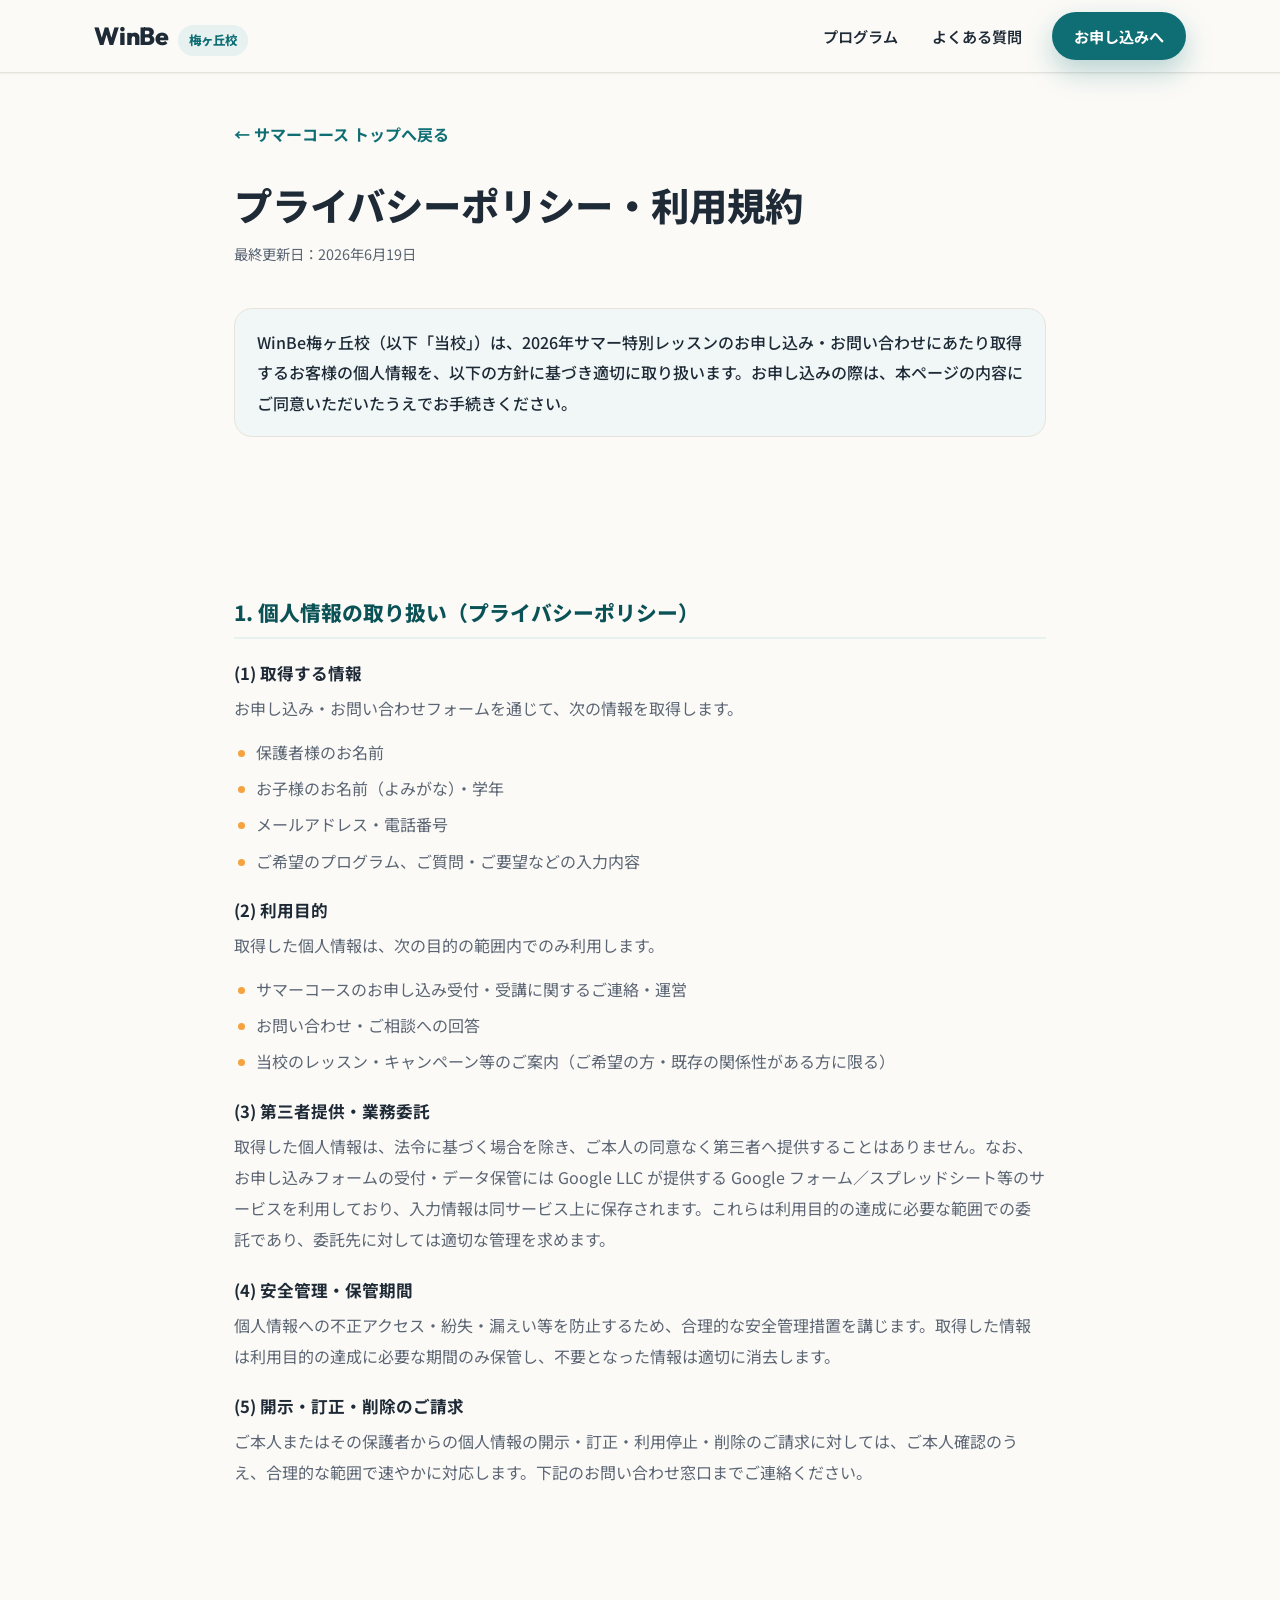
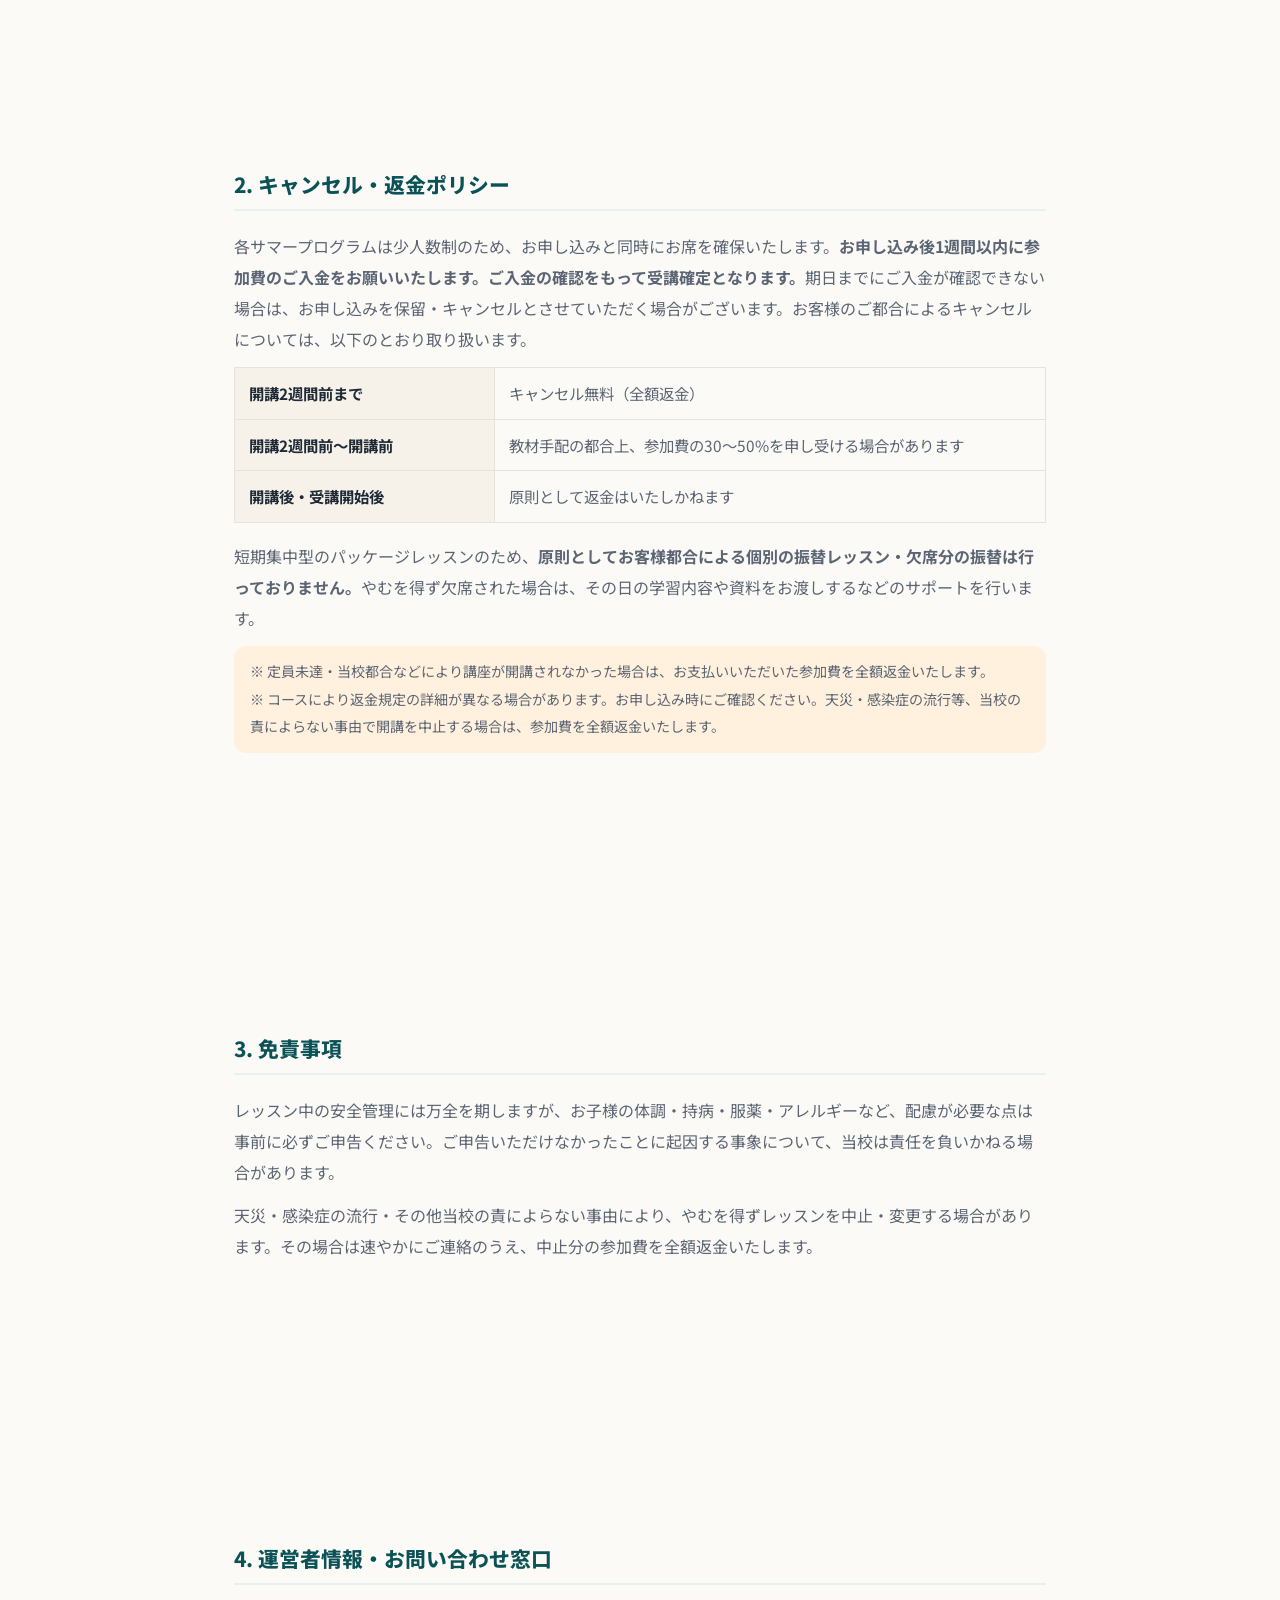
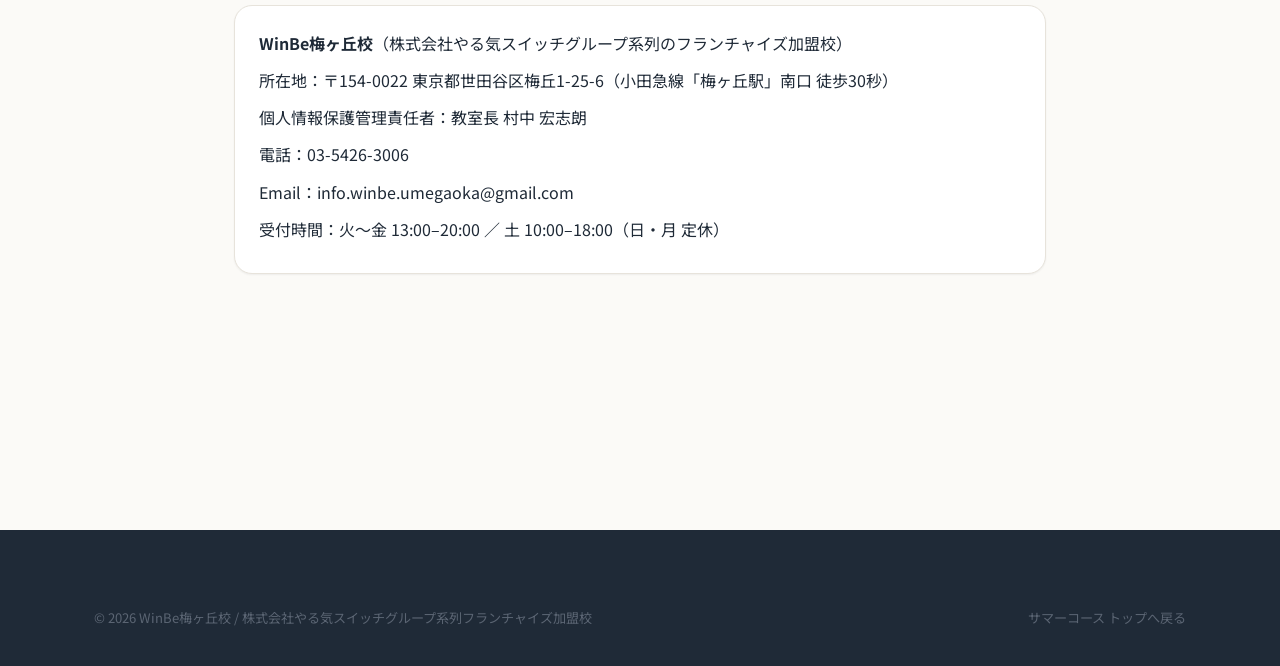
<file: 2026-summer-courses/privacy.html>
<!DOCTYPE html>
<html lang="ja">
<head>
    <meta charset="UTF-8">
    <meta name="viewport" content="width=device-width, initial-scale=1.0">
    <meta name="robots" content="noindex, nofollow">
    <title>プライバシーポリシー・利用規約 | WinBe梅ヶ丘校 2026サマーコース</title>
    <meta name="description" content="WinBe梅ヶ丘校 2026サマー特別レッスンの個人情報の取り扱い・キャンセルポリシー・免責事項・運営者情報。">
    <link rel="icon" href="favicon.svg" type="image/svg+xml">
    <link rel="preconnect" href="https://fonts.googleapis.com">
    <link rel="preconnect" href="https://fonts.gstatic.com" crossorigin>
    <link href="https://fonts.googleapis.com/css2?family=Outfit:wght@400;500;600;700;800&family=Noto+Sans+JP:wght@400;500;700;800&family=M+PLUS+Rounded+1c:wght@700;800&display=swap" rel="stylesheet">
    <link rel="stylesheet" href="style.css">
    <style>
        /* 法務ページ専用の簡易プロース。トークンは style.css を継承。 */
        .legal-wrap { max-width: 860px; margin: 0 auto; padding: 120px 24px 100px; }
        .legal-back { display: inline-flex; align-items: center; gap: 6px; font-weight: 700; color: var(--brand); text-decoration: none; margin-bottom: 28px; }
        .legal-back:hover { text-decoration: underline; }
        .legal-wrap h1 { font-size: clamp(1.8rem, 4vw, 2.4rem); font-weight: 800; line-height: 1.4; margin-bottom: 10px; }
        .legal-updated { color: var(--ink-sub); font-size: .9rem; margin-bottom: 40px; }
        .legal-lead { background: var(--brand-tint); border: 1px solid var(--line); border-radius: var(--r-md); padding: 18px 22px; color: var(--ink); font-weight: 500; margin-bottom: 48px; line-height: 1.9; }
        .legal-section { margin-bottom: 44px; }
        .legal-section > h2 { font-size: 1.3rem; font-weight: 800; color: var(--brand-dark); padding-bottom: 10px; border-bottom: 2px solid var(--brand-soft); margin-bottom: 20px; }
        .legal-section h3 { font-size: 1.04rem; font-weight: 700; margin: 22px 0 8px; color: var(--ink); }
        .legal-section p { color: var(--ink-sub); line-height: 1.95; margin-bottom: 12px; }
        .legal-section ul { list-style: none; margin: 4px 0 14px; }
        .legal-section li { position: relative; padding-left: 22px; color: var(--ink-sub); line-height: 1.9; margin-bottom: 6px; }
        .legal-section li::before { content: ''; position: absolute; left: 4px; top: 13px; width: 7px; height: 7px; border-radius: 50%; background: var(--amber); }
        .legal-table { width: 100%; border-collapse: collapse; margin: 12px 0 18px; font-size: .96rem; }
        .legal-table th, .legal-table td { border: 1px solid var(--line); padding: 11px 14px; text-align: left; vertical-align: top; }
        .legal-table th { background: var(--bg-warm); font-weight: 700; color: var(--ink); white-space: nowrap; width: 32%; }
        .legal-table td { color: var(--ink-sub); }
        .legal-note { font-size: .88rem; color: var(--ink-sub); background: var(--amber-soft); border-radius: var(--r-sm); padding: 12px 16px; margin-top: 8px; }
        .legal-contact { background: var(--surface); border: 1px solid var(--line); border-radius: var(--r-md); box-shadow: var(--shadow-xs); padding: 22px 24px; }
        .legal-contact p { margin-bottom: 6px; color: var(--ink); }
        @media (max-width: 560px) {
            .legal-table th, .legal-table td { display: block; width: 100%; }
            .legal-table th { border-bottom: none; }
        }
    </style>
</head>
<body>

    <!-- ===================== Header (simplified) ===================== -->
    <header class="site-header scrolled" id="site-header">
        <div class="container header-inner">
            <a href="index.html#home" class="brand-logo">
                <span class="mark-en">WinBe</span>
                <span class="mark-jp">梅ヶ丘校</span>
            </a>
            <nav class="nav-desktop">
                <a href="index.html#courses">プログラム</a>
                <a href="index.html#faq">よくある質問</a>
                <a href="index.html#apply" class="nav-cta">お申し込みへ</a>
            </nav>
        </div>
    </header>

    <main>
        <div class="legal-wrap">
            <a href="index.html" class="legal-back">← サマーコース トップへ戻る</a>
            <h1>プライバシーポリシー・利用規約</h1>
            <p class="legal-updated">最終更新日：2026年6月19日</p>

            <p class="legal-lead">
                WinBe梅ヶ丘校（以下「当校」）は、2026年サマー特別レッスンのお申し込み・お問い合わせにあたり取得するお客様の個人情報を、以下の方針に基づき適切に取り扱います。お申し込みの際は、本ページの内容にご同意いただいたうえでお手続きください。
            </p>

            <!-- 1. 個人情報の取り扱い -->
            <section class="legal-section">
                <h2>1. 個人情報の取り扱い（プライバシーポリシー）</h2>

                <h3>(1) 取得する情報</h3>
                <p>お申し込み・お問い合わせフォームを通じて、次の情報を取得します。</p>
                <ul>
                    <li>保護者様のお名前</li>
                    <li>お子様のお名前（よみがな）・学年</li>
                    <li>メールアドレス・電話番号</li>
                    <li>ご希望のプログラム、ご質問・ご要望などの入力内容</li>
                </ul>

                <h3>(2) 利用目的</h3>
                <p>取得した個人情報は、次の目的の範囲内でのみ利用します。</p>
                <ul>
                    <li>サマーコースのお申し込み受付・受講に関するご連絡・運営</li>
                    <li>お問い合わせ・ご相談への回答</li>
                    <li>当校のレッスン・キャンペーン等のご案内（ご希望の方・既存の関係性がある方に限る）</li>
                </ul>

                <h3>(3) 第三者提供・業務委託</h3>
                <p>
                    取得した個人情報は、法令に基づく場合を除き、ご本人の同意なく第三者へ提供することはありません。なお、お申し込みフォームの受付・データ保管には Google LLC が提供する Google フォーム／スプレッドシート等のサービスを利用しており、入力情報は同サービス上に保存されます。これらは利用目的の達成に必要な範囲での委託であり、委託先に対しては適切な管理を求めます。
                </p>

                <h3>(4) 安全管理・保管期間</h3>
                <p>
                    個人情報への不正アクセス・紛失・漏えい等を防止するため、合理的な安全管理措置を講じます。取得した情報は利用目的の達成に必要な期間のみ保管し、不要となった情報は適切に消去します。
                </p>

                <h3>(5) 開示・訂正・削除のご請求</h3>
                <p>
                    ご本人またはその保護者からの個人情報の開示・訂正・利用停止・削除のご請求に対しては、ご本人確認のうえ、合理的な範囲で速やかに対応します。下記のお問い合わせ窓口までご連絡ください。
                </p>
            </section>

            <!-- 2. キャンセル・返金ポリシー -->
            <section class="legal-section">
                <h2>2. キャンセル・返金ポリシー</h2>
                <p>
                    各サマープログラムは少人数制のため、お申し込みと同時にお席を確保いたします。<strong>お申し込み後1週間以内に参加費のご入金をお願いいたします。ご入金の確認をもって受講確定となります。</strong>期日までにご入金が確認できない場合は、お申し込みを保留・キャンセルとさせていただく場合がございます。お客様のご都合によるキャンセルについては、以下のとおり取り扱います。
                </p>
                <table class="legal-table">
                    <tr><th>開講2週間前まで</th><td>キャンセル無料（全額返金）</td></tr>
                    <tr><th>開講2週間前〜開講前</th><td>教材手配の都合上、参加費の30〜50%を申し受ける場合があります</td></tr>
                    <tr><th>開講後・受講開始後</th><td>原則として返金はいたしかねます</td></tr>
                </table>
                <p>
                    短期集中型のパッケージレッスンのため、<strong>原則としてお客様都合による個別の振替レッスン・欠席分の振替は行っておりません。</strong>やむを得ず欠席された場合は、その日の学習内容や資料をお渡しするなどのサポートを行います。
                </p>
                <p class="legal-note">
                    ※ 定員未達・当校都合などにより講座が開講されなかった場合は、お支払いいただいた参加費を全額返金いたします。<br>
                    ※ コースにより返金規定の詳細が異なる場合があります。お申し込み時にご確認ください。天災・感染症の流行等、当校の責によらない事由で開講を中止する場合は、参加費を全額返金いたします。
                </p>
            </section>

            <!-- 3. 免責事項 -->
            <section class="legal-section">
                <h2>3. 免責事項</h2>
                <p>
                    レッスン中の安全管理には万全を期しますが、お子様の体調・持病・服薬・アレルギーなど、配慮が必要な点は事前に必ずご申告ください。ご申告いただけなかったことに起因する事象について、当校は責任を負いかねる場合があります。
                </p>
                <p>
                    天災・感染症の流行・その他当校の責によらない事由により、やむを得ずレッスンを中止・変更する場合があります。その場合は速やかにご連絡のうえ、中止分の参加費を全額返金いたします。
                </p>
            </section>

            <!-- 4. 運営者情報 -->
            <section class="legal-section">
                <h2>4. 運営者情報・お問い合わせ窓口</h2>
                <div class="legal-contact">
                    <p><strong>WinBe梅ヶ丘校</strong>（株式会社やる気スイッチグループ系列のフランチャイズ加盟校）</p>
                    <p>所在地：〒154-0022 東京都世田谷区梅丘1-25-6（小田急線「梅ヶ丘駅」南口 徒歩30秒）</p>
                    <p>個人情報保護管理責任者：教室長 村中 宏志朗</p>
                    <p>電話：<a href="tel:03-5426-3006">03-5426-3006</a></p>
                    <p>Email：<a href="mailto:info.winbe.umegaoka@gmail.com">info.winbe.umegaoka@gmail.com</a></p>
                    <p>受付時間：火〜金 13:00–20:00 ／ 土 10:00–18:00（日・月 定休）</p>
                </div>
            </section>
        </div>
    </main>

    <!-- ===================== Footer ===================== -->
    <footer>
        <div class="container">
            <div class="footer-bottom" style="border-top:none;padding-top:0;">
                <p>&copy; 2026 WinBe梅ヶ丘校 / 株式会社やる気スイッチグループ系列フランチャイズ加盟校</p>
                <p><a href="index.html" style="color:inherit;">サマーコース トップへ戻る</a></p>
            </div>
        </div>
    </footer>

</body>
</html>
</file>
<file: 2026-summer-courses/style.css>
/* ==========================================================================
   WinBe梅ヶ丘校 2026 サマーコース ポータル
   Design System: "Modern Pop Refined"
   - Base: 生成り白 / Brand: ディープティール / Accent: 琥珀 + コーラル
   - 黒枠4px・板影を廃止 → 細線・柔らか拡散影 / 絵文字 → 線画SVG
   ========================================================================== */

:root {
    /* ---- Base (信頼ベース・画面の8割) ---- */
    --bg: #FBFAF7;          /* 生成りの白 */
    --bg-warm: #F6F1E9;     /* 温かみのある淡色面 */
    --surface: #FFFFFF;     /* カード面 */
    --ink: #1F2A37;         /* 主役テキスト（黒より柔らかい濃紺グレー）*/
    --ink-sub: #5B6573;     /* 補助テキスト */
    --line: #E7E3DB;        /* 極細の境界線（黒枠の代替）*/
    --line-strong: #D8D2C6;

    /* ---- Brand (主役・知的ティール) ---- */
    --brand: #0F6E73;
    --brand-dark: #0A5256;
    --brand-soft: #E6F1F0;
    --brand-tint: #F0F7F6;

    /* ---- Accent (子供の温かみ・面積は小さく) ---- */
    --amber: #F4A340;       /* 琥珀オレンジ */
    --amber-soft: #FFF1DE;
    --coral: #E5707E;       /* くすみコーラル */
    --coral-soft: #FCE9EB;

    /* ---- Course Accents (くすませた識別色) ---- */
    --c-family: #E5707E;    --c-family-soft: #FCE9EB;   /* コーラル */
    --c-ksp: #E0922B;       --c-ksp-soft: #FBEFD9;      /* ゴールド */
    --c-research: #2E9E8F;  --c-research-soft: #E0F2EF; /* ティールグリーン */
    --c-phonics: #3E84C4;   --c-phonics-soft: #E5EFF9;  /* ブルー */
    --c-grammar: #6E62C4;   --c-grammar-soft: #ECEAFB; /* インディゴ（集中・アカデミック）*/

    /* ---- Semantic ---- */
    --success: #3F9D6B;
    --success-soft: #E4F3EB;

    /* ---- Fonts ---- */
    --font-en: 'Outfit', sans-serif;
    --font-jp: 'Noto Sans JP', sans-serif;
    --font-round: 'M PLUS Rounded 1c', 'Noto Sans JP', sans-serif;

    /* ---- Soft Shadows (拡散影) ---- */
    --shadow-xs: 0 1px 2px rgba(31, 42, 55, 0.06);
    --shadow-sm: 0 4px 14px rgba(31, 42, 55, 0.07);
    --shadow-md: 0 10px 30px rgba(31, 42, 55, 0.09);
    --shadow-lg: 0 20px 50px rgba(31, 42, 55, 0.12);
    --shadow-brand: 0 12px 28px rgba(15, 110, 115, 0.28);

    /* ---- Radius ---- */
    --r-xs: 8px;
    --r-sm: 12px;
    --r-md: 18px;
    --r-lg: 24px;
    --r-full: 9999px;

    /* ---- Spacing rhythm (8pt grid) ---- */
    --sp-section: 112px;
    --sp-section-sm: 76px;
}

/* ==========================================================================
   Reset & Base
   ========================================================================== */
*, *::before, *::after { box-sizing: border-box; margin: 0; padding: 0; }

html { scroll-behavior: smooth; -webkit-text-size-adjust: 100%; }

body {
    font-family: var(--font-jp);
    background-color: var(--bg);
    color: var(--ink);
    line-height: 1.85;
    font-weight: 400;
    overflow-x: hidden;
    -webkit-font-smoothing: antialiased;
    text-rendering: optimizeLegibility;
}

img { max-width: 100%; display: block; }
a { color: inherit; text-decoration: none; }
ul { list-style: none; }
button { font-family: inherit; cursor: pointer; }

h1, h2, h3, h4 { color: var(--ink); line-height: 1.45; font-weight: 700; }
p { color: var(--ink-sub); }

.container {
    width: 100%;
    max-width: 1140px;
    margin: 0 auto;
    padding: 0 24px;
}

section {
    padding: var(--sp-section) 0;
    position: relative;
}

/* ==========================================================================
   Shared Typographic Helpers
   ========================================================================== */
.eyebrow {
    display: inline-flex;
    align-items: center;
    gap: 8px;
    font-family: var(--font-en);
    font-weight: 700;
    font-size: 0.82rem;
    letter-spacing: 0.14em;
    text-transform: uppercase;
    color: var(--brand);
}
.eyebrow::before {
    content: '';
    width: 22px;
    height: 2px;
    background: var(--brand);
    border-radius: 2px;
}

.section-header {
    text-align: center;
    max-width: 720px;
    margin: 0 auto 64px;
}
.section-header .eyebrow { margin-bottom: 18px; }
.section-header h2 {
    font-size: clamp(1.9rem, 4vw, 2.6rem);
    font-weight: 800;
    letter-spacing: 0.01em;
    margin-bottom: 18px;
}
.section-header p {
    font-size: 1.08rem;
    color: var(--ink-sub);
    font-weight: 500;
    line-height: 1.8;
}

/* Marker-style highlight (refined, thin) */
.mark {
    background: linear-gradient(transparent 62%, var(--amber-soft) 62%);
    padding: 0 2px;
    font-weight: inherit;
}
.mark-brand { color: var(--brand); font-weight: 800; }
.mark-coral { color: var(--coral); font-weight: 800; }

/* Decorative giant English watermark behind section titles */
.sec-watermark {
    font-family: var(--font-en);
    font-weight: 800;
    color: var(--brand);
    opacity: 0.06;
    letter-spacing: -0.02em;
    line-height: 1;
    pointer-events: none;
    user-select: none;
}

/* ==========================================================================
   Buttons
   ========================================================================== */
.btn {
    display: inline-flex;
    align-items: center;
    justify-content: center;
    gap: 10px;
    font-family: var(--font-jp);
    font-weight: 700;
    font-size: 1rem;
    line-height: 1.2;
    padding: 15px 30px;
    border: none;
    border-radius: var(--r-full);
    cursor: pointer;
    transition: transform .25s cubic-bezier(.2,.7,.3,1),
                box-shadow .25s cubic-bezier(.2,.7,.3,1),
                background-color .2s ease;
    will-change: transform;
}
.btn svg { width: 18px; height: 18px; flex-shrink: 0; }

.btn-primary {
    background: var(--brand);
    color: #fff;
    box-shadow: var(--shadow-brand);
}
.btn-primary:hover {
    transform: translateY(-3px);
    box-shadow: 0 18px 36px rgba(15, 110, 115, 0.34);
    background: var(--brand-dark);
}

.btn-accent {
    background: var(--amber);
    color: #5a3a0a;
    box-shadow: 0 12px 26px rgba(244, 163, 64, 0.32);
}
.btn-accent:hover {
    transform: translateY(-3px);
    box-shadow: 0 18px 34px rgba(244, 163, 64, 0.4);
}

.btn-ghost {
    background: var(--surface);
    color: var(--ink);
    border: 1.5px solid var(--line-strong);
    box-shadow: var(--shadow-xs);
}
.btn-ghost:hover {
    transform: translateY(-3px);
    border-color: var(--brand);
    color: var(--brand);
    box-shadow: var(--shadow-sm);
}

.btn-lg { padding: 18px 42px; font-size: 1.1rem; }
.btn-block { width: 100%; }

/* ==========================================================================
   Header (Glassy fixed)
   ========================================================================== */
.site-header {
    position: fixed;
    top: 0; left: 0;
    width: 100%;
    z-index: 1000;
    background: rgba(251, 250, 247, 0.78);
    backdrop-filter: blur(14px) saturate(140%);
    -webkit-backdrop-filter: blur(14px) saturate(140%);
    border-bottom: 1px solid transparent;
    transition: border-color .3s ease, box-shadow .3s ease, background-color .3s ease;
}
.site-header.scrolled {
    border-bottom-color: var(--line);
    box-shadow: var(--shadow-xs);
    background: rgba(251, 250, 247, 0.92);
}

.header-inner {
    display: flex;
    align-items: center;
    justify-content: space-between;
    height: 72px;
}

.brand-logo {
    display: flex;
    align-items: baseline;
    gap: 9px;
}
.brand-logo .mark-en {
    font-family: var(--font-en);
    font-weight: 800;
    font-size: 1.55rem;
    letter-spacing: -0.01em;
    color: var(--ink);
}
.brand-logo .mark-jp {
    font-family: var(--font-jp);
    font-weight: 800;
    font-size: 0.78rem;
    color: var(--brand);
    background: var(--brand-soft);
    padding: 4px 11px;
    border-radius: var(--r-full);
}

.nav-desktop {
    display: flex;
    align-items: center;
    gap: 6px;
}
.nav-desktop a {
    font-size: 0.95rem;
    font-weight: 600;
    color: var(--ink);
    padding: 9px 14px;
    border-radius: var(--r-sm);
    transition: color .2s, background-color .2s;
}
.nav-desktop a:not(.nav-cta):hover { color: var(--brand); background: var(--brand-tint); }
.nav-desktop .nav-cta {
    margin-left: 10px;
    background: var(--brand);
    color: #fff;
    font-weight: 700;
    padding: 10px 22px;
    box-shadow: var(--shadow-brand);
    border-radius: var(--r-full);
    transition: transform .25s cubic-bezier(.2,.7,.3,1), box-shadow .25s;
}
.nav-desktop .nav-cta:hover { transform: translateY(-2px); box-shadow: 0 16px 30px rgba(15,110,115,.34); background: var(--brand); }

/* Hamburger */
.nav-toggle {
    display: none;
    flex-direction: column;
    justify-content: center;
    gap: 5px;
    width: 46px;
    height: 46px;
    background: var(--surface);
    border: 1.5px solid var(--line-strong);
    border-radius: var(--r-sm);
    padding: 0 11px;
    z-index: 1100;
}
.nav-toggle span {
    display: block;
    height: 2.5px;
    width: 100%;
    background: var(--ink);
    border-radius: 2px;
    transition: transform .3s ease, opacity .25s ease;
}
body.nav-open .nav-toggle span:nth-child(1) { transform: translateY(7.5px) rotate(45deg); }
body.nav-open .nav-toggle span:nth-child(2) { opacity: 0; }
body.nav-open .nav-toggle span:nth-child(3) { transform: translateY(-7.5px) rotate(-45deg); }

/* Mobile drawer */
.nav-mobile {
    position: fixed;
    inset: 0;
    background: rgba(251, 250, 247, 0.99);
    display: flex;
    flex-direction: column;
    justify-content: center;
    align-items: center;
    gap: 8px;
    opacity: 0;
    visibility: hidden;
    transform: translateY(-12px);
    transition: opacity .3s ease, transform .3s ease, visibility .3s;
    z-index: 1050;
}
body.nav-open .nav-mobile { opacity: 1; visibility: visible; transform: translateY(0); }
.nav-mobile a {
    font-size: 1.3rem;
    font-weight: 700;
    color: var(--ink);
    padding: 14px 28px;
}
.nav-mobile a.nav-cta {
    margin-top: 18px;
    background: var(--brand);
    color: #fff;
    border-radius: var(--r-full);
    box-shadow: var(--shadow-brand);
}

@media (max-width: 880px) {
    .nav-desktop { display: none; }
    .nav-toggle { display: flex; }
}

/* ==========================================================================
   Hero
   ========================================================================== */
.hero {
    position: relative;
    padding: 190px 0 150px;
    /* 全幅の背景写真を固定（パララックス）。スクロールすると文字だけが画像の上を滑る。 */
    background-image: url("images/hero-bg.jpg");
    background-size: cover;
    background-position: 70% center;
    background-repeat: no-repeat;
    background-attachment: fixed;
    overflow: hidden;
}
/* 文字の可読性を保つ透過スクリム（左ほど明るく＝テキスト側、右は写真が透ける） */
.hero::before {
    content: '';
    position: absolute;
    inset: 0;
    background: linear-gradient(
        100deg,
        rgba(255, 255, 255, 0.94) 0%,
        rgba(255, 255, 255, 0.86) 34%,
        rgba(255, 255, 255, 0.55) 56%,
        rgba(255, 255, 255, 0.12) 78%,
        rgba(255, 255, 255, 0) 100%
    );
    z-index: 0;
}
.hero-grid {
    position: relative;
    z-index: 1;
    display: block;
    max-width: 660px;
}
.hero-eyebrow {
    font-family: var(--font-en);
    font-weight: 700;
    font-size: 0.86rem;
    letter-spacing: 0.16em;
    text-transform: uppercase;
    color: var(--brand);
    margin-bottom: 22px;
    display: inline-block;
}
.hero-title {
    font-size: clamp(2.3rem, 5.2vw, 3.5rem);
    font-weight: 800;
    line-height: 1.32;
    letter-spacing: 0.01em;
    margin-bottom: 24px;
}
.hero-title .lg {
    display: inline-block;
    color: var(--brand);
    position: relative;
}
.hero-title .lg::after {
    content: '';
    position: absolute;
    left: -2px; right: -2px; bottom: 4px;
    height: 12px;
    background: var(--amber-soft);
    z-index: -1;
    border-radius: 3px;
}
.hero-desc {
    font-size: 1.1rem;
    font-weight: 500;
    color: var(--ink-sub);
    line-height: 1.85;
    margin-bottom: 28px;
    max-width: 520px;
}
.hero-badges {
    display: flex;
    flex-wrap: wrap;
    gap: 10px;
    margin-bottom: 36px;
}
.hero-badge {
    display: inline-flex;
    align-items: center;
    gap: 7px;
    background: var(--surface);
    border: 1px solid var(--line);
    box-shadow: var(--shadow-xs);
    border-radius: var(--r-full);
    padding: 8px 16px 8px 12px;
    font-size: 0.85rem;
    font-weight: 700;
    color: var(--ink);
}
.hero-badge svg { width: 17px; height: 17px; color: var(--brand); }
.hero-badge.amber svg { color: #B87219; }
.hero-badge.coral svg { color: #C74F5C; }
.hero-cta { display: flex; gap: 14px; flex-wrap: wrap; }
/* 旧 .hero-visual / .hero-float（右カラムのフォトカード）はヒーロー全幅背景化に伴い撤去済み。 */

/* ==========================================================================
   Philosophy / Why chosen
   ========================================================================== */
.philosophy { background: var(--surface); }
.philosophy-grid {
    display: grid;
    grid-template-columns: repeat(auto-fit, minmax(252px, 1fr));
    gap: 28px;
}
.phi-card {
    background: var(--bg);
    border: 1px solid var(--line);
    border-radius: var(--r-lg);
    padding: 40px 32px;
    text-align: center;
    transition: transform .3s cubic-bezier(.2,.7,.3,1), box-shadow .3s, border-color .3s;
}
.phi-card:hover {
    transform: translateY(-6px);
    box-shadow: var(--shadow-md);
    border-color: var(--brand-soft);
}
.phi-icon {
    width: 78px; height: 78px;
    margin: 0 auto 22px;
    border-radius: var(--r-full);
    display: flex; align-items: center; justify-content: center;
    color: #fff;
}
.phi-icon svg { width: 36px; height: 36px; }
.phi-card:nth-child(1) .phi-icon { background: linear-gradient(135deg, var(--coral), #d85666); }
.phi-card:nth-child(2) .phi-icon { background: linear-gradient(135deg, var(--brand), var(--brand-dark)); }
.phi-card:nth-child(3) .phi-icon { background: linear-gradient(135deg, var(--amber), #e08a1e); }
.phi-card h3 { font-size: 1.25rem; font-weight: 800; margin-bottom: 14px; line-height: 1.5; }
.phi-card p { font-size: 0.98rem; line-height: 1.8; }

/* ==========================================================================
   Course Finder
   ========================================================================== */
.finder { background: var(--bg); }
.finder-box {
    background: var(--surface);
    border: 1px solid var(--line);
    border-radius: var(--r-lg);
    padding: 52px;
    box-shadow: var(--shadow-md);
    max-width: 880px;
    margin: 0 auto;
}
.finder-head { text-align: center; margin-bottom: 40px; }
.finder-head h3 { font-size: 1.6rem; font-weight: 800; margin-bottom: 10px; }
.finder-head p { font-size: 1rem; color: var(--ink-sub); font-weight: 500; }
.finder-steps { display: flex; flex-direction: column; gap: 26px; }
.finder-row { display: flex; align-items: flex-start; gap: 22px; flex-wrap: wrap; }
.finder-label {
    font-weight: 800;
    font-size: 1rem;
    color: var(--ink);
    min-width: 132px;
    padding-top: 8px;
    display: flex; align-items: center; gap: 8px;
}
.finder-label .num {
    width: 26px; height: 26px;
    border-radius: var(--r-full);
    background: var(--brand);
    color: #fff;
    font-family: var(--font-en);
    font-weight: 800;
    font-size: 0.9rem;
    display: inline-flex; align-items: center; justify-content: center;
}
.finder-options { display: flex; gap: 10px; flex-wrap: wrap; flex: 1; }
.finder-btn {
    background: var(--surface);
    border: 1.5px solid var(--line-strong);
    padding: 9px 18px;
    border-radius: var(--r-full);
    font-size: 0.9rem;
    font-weight: 700;
    color: var(--ink-sub);
    transition: all .2s ease;
}
.finder-btn:hover { border-color: var(--brand); color: var(--brand); background: var(--brand-tint); }
.finder-btn.active {
    background: var(--brand);
    border-color: var(--brand);
    color: #fff;
    box-shadow: var(--shadow-brand);
}
.finder-result {
    margin-top: 38px;
    border-top: 1px solid var(--line);
    padding-top: 36px;
    text-align: center;
}
.finder-result h4 { font-size: 1.15rem; font-weight: 800; margin-bottom: 20px; color: var(--ink); }
.result-cards { display: flex; justify-content: center; gap: 12px; flex-wrap: wrap; }
.result-chip {
    display: inline-flex;
    align-items: center;
    gap: 8px;
    background: var(--brand-tint);
    border: 1.5px solid var(--brand-soft);
    color: var(--brand-dark);
    font-weight: 700;
    font-size: 0.92rem;
    padding: 10px 20px;
    border-radius: var(--r-full);
    transition: all .2s ease;
}
.result-chip:hover { background: var(--brand); color: #fff; border-color: var(--brand); transform: translateY(-2px); }
.result-chip .arr { font-size: 0.78rem; opacity: 0.7; }

/* Course finder dimming (course items live in Batch C) */
.course-item { transition: opacity .35s ease, filter .35s ease, transform .35s ease; }
.course-item.dimmed { opacity: 0.42; filter: grayscale(55%); transform: scale(0.99); }

/* ==========================================================================
   Courses — Overview strip + detailed items
   ========================================================================== */
.courses { background: var(--surface); }

/* Quick overview cards */
.course-nav {
    display: grid;
    grid-template-columns: repeat(4, 1fr);
    gap: 16px;
    margin-bottom: 96px;
}
.ov-card {
    display: flex;
    flex-direction: column;
    background: var(--surface);
    border: 1px solid var(--line);
    border-radius: var(--r-md);
    overflow: hidden;
    box-shadow: var(--shadow-xs);
    transition: transform .3s cubic-bezier(.2,.7,.3,1), box-shadow .3s, border-color .3s;
}
.ov-card:hover { transform: translateY(-6px); box-shadow: var(--shadow-md); border-color: var(--brand-soft); }
.ov-img { aspect-ratio: 3 / 2; overflow: hidden; background: var(--bg-warm); }
.ov-img img { width: 100%; height: 100%; object-fit: cover; transition: transform .4s ease; }
.ov-card:hover .ov-img img { transform: scale(1.05); }

/* Image-less course visual (gradient placeholder) */
.media-placeholder {
    display: flex; flex-direction: column; align-items: center; justify-content: center;
    gap: 8px; text-align: center; padding: 16px;
    background: linear-gradient(135deg, var(--c-grammar) 0%, #574bb0 100%);
    color: #fff;
}
.media-placeholder svg { width: 48px; height: 48px; opacity: .95; }
.media-placeholder .mp-en { font-family: var(--font-en); font-weight: 800; letter-spacing: .03em; font-size: 1.05rem; line-height: 1.3; }
.media-placeholder .mp-jp { font-size: .78rem; font-weight: 700; opacity: .92; }
.ov-img .media-placeholder { width: 100%; height: 100%; }
.ov-img .media-placeholder svg { width: 34px; height: 34px; }
.ov-img .media-placeholder .mp-en { font-size: .82rem; }
.course-media .media-placeholder {
    width: 100%; aspect-ratio: 4 / 3.2;
    border-radius: var(--r-lg);
    box-shadow: var(--shadow-md);
}
.course-media .media-placeholder svg { width: 60px; height: 60px; }
.course-media .media-placeholder .mp-en { font-size: 1.4rem; }
.course-media .media-placeholder .mp-jp { font-size: .92rem; }
.ov-body { padding: 15px 16px 17px; display: flex; flex-direction: column; gap: 5px; flex: 1; }
.ov-name { font-size: 0.92rem; font-weight: 800; line-height: 1.45; }
.ov-meta { font-size: 0.76rem; font-weight: 600; color: var(--ink-sub); }
.ov-price { margin-top: auto; padding-top: 6px; font-family: var(--font-en); font-weight: 800; font-size: 1.05rem; color: var(--brand); }
.ov-price .yen { font-size: 0.8rem; }

/* Detailed course item */
.course-item {
    display: grid;
    grid-template-columns: 0.92fr 1.08fr;
    gap: 56px;
    align-items: center;
    margin-bottom: 104px;
    scroll-margin-top: 96px;
}
.course-item:last-child { margin-bottom: 0; }
.course-item.reverse .course-media { order: 2; }

.course-item.family   { --ca: var(--c-family);   --ca-soft: var(--c-family-soft); }
.course-item.ksp      { --ca: var(--c-ksp);      --ca-soft: var(--c-ksp-soft); }
.course-item.research { --ca: var(--c-research); --ca-soft: var(--c-research-soft); }
.course-item.phonics  { --ca: var(--c-phonics);  --ca-soft: var(--c-phonics-soft); }
.course-item.grammar  { --ca: var(--c-grammar);  --ca-soft: var(--c-grammar-soft); }

.course-media { position: relative; }
.course-media img {
    width: 100%;
    border-radius: var(--r-lg);
    box-shadow: var(--shadow-md);
    aspect-ratio: 4 / 3.2;
    object-fit: cover;
}
.course-media::before {
    content: '';
    position: absolute;
    inset: auto auto -14px -14px;
    width: 60%; height: 60%;
    background: var(--ca-soft);
    border-radius: var(--r-lg);
    z-index: -1;
}
.course-no {
    position: absolute;
    top: 16px; left: 16px;
    width: 42px; height: 42px;
    border-radius: var(--r-full);
    background: var(--ca);
    color: #fff;
    font-family: var(--font-en);
    font-weight: 800;
    font-size: 1.1rem;
    display: flex; align-items: center; justify-content: center;
    box-shadow: var(--shadow-sm);
}

.course-tag {
    display: inline-block;
    background: var(--ca-soft);
    color: var(--ca);
    font-size: 0.8rem;
    font-weight: 800;
    padding: 5px 15px;
    border-radius: var(--r-full);
    margin-bottom: 16px;
}
.course-name { font-size: clamp(1.5rem, 3vw, 2rem); font-weight: 800; line-height: 1.4; margin-bottom: 10px; }
.course-tagline { font-size: 1.08rem; font-weight: 700; color: var(--ca); margin-bottom: 18px; line-height: 1.6; }
.course-summary { font-size: 0.98rem; line-height: 1.85; margin-bottom: 24px; }

.course-highlights { display: flex; flex-direction: column; gap: 11px; margin-bottom: 26px; }
.course-highlights li {
    display: flex; gap: 11px; align-items: flex-start;
    font-size: 0.92rem; font-weight: 600; color: var(--ink); line-height: 1.65;
}
.course-highlights li svg { width: 20px; height: 20px; flex-shrink: 0; color: var(--ca); margin-top: 2px; }

.course-specs {
    display: grid;
    grid-template-columns: repeat(2, 1fr);
    gap: 16px 22px;
    padding: 22px 24px;
    background: var(--bg);
    border: 1px solid var(--line);
    border-radius: var(--r-md);
    margin-bottom: 26px;
}
.spec h4 {
    font-size: 0.72rem; font-weight: 700; letter-spacing: 0.04em;
    text-transform: uppercase; color: var(--ink-sub); margin-bottom: 3px;
}
.spec p { font-size: 1rem; font-weight: 800; color: var(--ink); line-height: 1.4; }
.spec .price { font-family: var(--font-en); font-size: 1.45rem; color: var(--ca); }
.spec .price .yen { font-size: 0.85rem; }

.btn-course {
    background: var(--ca);
    color: #fff;
    box-shadow: 0 12px 26px rgba(31, 42, 55, 0.16);
}
.btn-course:hover { transform: translateY(-3px); filter: brightness(0.96); box-shadow: 0 18px 32px rgba(31, 42, 55, 0.22); }

/* ==========================================================================
   Campaign band (seigaiha-inspired)
   ========================================================================== */
.campaign {
    background-color: var(--brand);
    background-image:
        radial-gradient(circle at 20px 34px, transparent 16px, rgba(255,255,255,.10) 17px, rgba(255,255,255,.10) 18px, transparent 19px),
        radial-gradient(circle at 40px 34px, transparent 16px, rgba(255,255,255,.10) 17px, rgba(255,255,255,.10) 18px, transparent 19px),
        radial-gradient(circle at 0px 34px,  transparent 16px, rgba(255,255,255,.10) 17px, rgba(255,255,255,.10) 18px, transparent 19px);
    background-size: 40px 34px;
    padding: 84px 0;
    text-align: center;
}
.campaign-badge {
    display: inline-block;
    background: var(--amber);
    color: #5a3a0a;
    font-weight: 800;
    font-size: 0.85rem;
    padding: 6px 18px;
    border-radius: var(--r-full);
    margin-bottom: 22px;
}
.campaign h3 { color: #fff; font-size: clamp(1.5rem, 3.4vw, 2.1rem); font-weight: 800; margin-bottom: 16px; }
.campaign p { color: rgba(255,255,255,.92); font-weight: 500; max-width: 680px; margin: 0 auto 26px; line-height: 1.85; }
.campaign-price { margin-bottom: 18px; }
.campaign-price .num { font-family: var(--font-en); font-size: clamp(2.6rem, 7vw, 3.6rem); font-weight: 800; color: #fff; line-height: 1; }
.campaign-price .num .yen { font-size: 1.5rem; }
.campaign-price .unit { font-size: 1.1rem; font-weight: 700; color: rgba(255,255,255,.92); margin-left: 6px; }
.campaign-note { font-size: 0.9rem; font-weight: 600; color: rgba(255,255,255,.8); }

/* ==========================================================================
   FAQ
   ========================================================================== */
.faq { background: var(--bg); }
.faq-list { max-width: 820px; margin: 0 auto; display: flex; flex-direction: column; gap: 14px; }
.faq-item {
    background: var(--surface);
    border: 1px solid var(--line);
    border-radius: var(--r-md);
    overflow: hidden;
    box-shadow: var(--shadow-xs);
    transition: box-shadow .25s, border-color .25s;
}
.faq-item { scroll-margin-top: 92px; }
.faq-item.active { border-color: var(--brand-soft); box-shadow: var(--shadow-sm); }
.faq-q {
    padding: 22px 24px;
    font-weight: 700;
    font-size: 1.05rem;
    color: var(--ink);
    display: flex; align-items: center; justify-content: space-between; gap: 16px;
    cursor: pointer;
    user-select: none;
    line-height: 1.6;
}
.faq-toggle { position: relative; width: 22px; height: 22px; flex-shrink: 0; transition: transform .3s ease; }
.faq-toggle::before, .faq-toggle::after {
    content: '';
    position: absolute; top: 50%; left: 50%;
    background: var(--brand);
    border-radius: 2px;
}
.faq-toggle::before { width: 14px; height: 2.5px; transform: translate(-50%, -50%); }
.faq-toggle::after  { width: 2.5px; height: 14px; transform: translate(-50%, -50%); }
.faq-item.active .faq-toggle { transform: rotate(45deg); }
.faq-a { max-height: 0; overflow: hidden; transition: max-height .35s ease; }
.faq-item.active .faq-a { max-height: 600px; }
.faq-a-inner { padding: 2px 24px 24px; color: var(--ink-sub); font-size: 0.96rem; font-weight: 500; line-height: 1.85; }

/* ==========================================================================
   CTA section
   ========================================================================== */
.cta {
    background: linear-gradient(135deg, var(--brand) 0%, var(--brand-dark) 100%);
    color: #fff;
    text-align: center;
}
.cta h2 { color: #fff; font-size: clamp(1.7rem, 4vw, 2.4rem); font-weight: 800; margin-bottom: 18px; line-height: 1.45; }
.cta p { color: rgba(255,255,255,.92); font-size: 1.08rem; font-weight: 500; max-width: 620px; margin: 0 auto 38px; line-height: 1.8; }
.cta-buttons { display: flex; justify-content: center; gap: 16px; flex-wrap: wrap; }
.btn-on-dark {
    background: rgba(255,255,255,.14);
    color: #fff;
    border: 1.5px solid rgba(255,255,255,.55);
    backdrop-filter: blur(4px);
}
.btn-on-dark:hover { transform: translateY(-3px); background: rgba(255,255,255,.22); box-shadow: 0 14px 28px rgba(0,0,0,.18); }

/* ==========================================================================
   Application form
   ========================================================================== */
.apply { background: var(--brand-tint); }
.apply-card {
    max-width: 760px;
    margin: 0 auto;
    background: var(--surface);
    border: 1px solid var(--line);
    border-radius: var(--r-lg);
    box-shadow: var(--shadow-md);
    overflow: hidden;
}
.apply-head {
    background: linear-gradient(135deg, var(--brand) 0%, var(--brand-dark) 100%);
    color: #fff;
    text-align: center;
    padding: 38px 40px;
}
.apply-head h2 { color: #fff; font-size: 1.5rem; font-weight: 800; margin-bottom: 10px; }
.apply-head p { color: rgba(255,255,255,.9); font-size: 0.95rem; font-weight: 500; line-height: 1.75; }
.apply-body { padding: 44px 48px; }

.form-group { margin-bottom: 22px; text-align: left; }
.form-group-policy { margin: 28px 0; }
.form-group label { display: block; font-weight: 700; font-size: 0.95rem; color: var(--ink); margin-bottom: 8px; }
.required { color: var(--coral); margin-left: 4px; }
.form-control {
    width: 100%;
    padding: 13px 16px;
    font-size: 1rem;
    font-weight: 500;
    font-family: var(--font-jp);
    color: var(--ink);
    background: var(--surface);
    border: 1.5px solid var(--line-strong);
    border-radius: var(--r-sm);
    outline: none;
    transition: border-color .2s ease, box-shadow .2s ease;
}
.form-control::placeholder { color: #aaa49a; }
.form-control:focus { border-color: var(--brand); box-shadow: 0 0 0 3px var(--brand-soft); }
select.form-control {
    appearance: none;
    background-image: url("data:image/svg+xml;charset=UTF-8,%3Csvg xmlns='http://www.w3.org/2000/svg' viewBox='0 0 24 24' fill='none' stroke='%231F2A37' stroke-width='2.4' stroke-linecap='round' stroke-linejoin='round'%3E%3Cpolyline points='6 9 12 15 18 9'%3E%3C/polyline%3E%3C/svg%3E");
    background-repeat: no-repeat;
    background-position: right 16px center;
    background-size: 18px;
    padding-right: 46px;
    cursor: pointer;
}
.form-check {
    display: flex;
    align-items: flex-start;
    gap: 10px;
    font-weight: 600;
    font-size: 0.92rem;
    color: var(--ink);
    cursor: pointer;
    user-select: none;
}
.form-check input[type="checkbox"] {
    margin-top: 4px;
    width: 18px; height: 18px;
    flex-shrink: 0;
    accent-color: var(--brand);
}
.form-check a { color: var(--brand); text-decoration: underline; }
.form-status-msg {
    margin-top: 18px;
    padding: 15px 18px;
    border-radius: var(--r-sm);
    font-weight: 700;
    font-size: 0.95rem;
    display: none;
}
.form-status-msg.success { display: block; background: var(--success-soft); color: #2a6b48; }
.form-status-msg.error { display: block; background: var(--coral-soft); color: #b23a48; }

/* ==========================================================================
   Footer
   ========================================================================== */
footer { background: var(--ink); color: #c4ccd6; padding: 76px 0 36px; }
.footer-grid { display: grid; grid-template-columns: 1.3fr 0.8fr 1fr; gap: 48px; margin-bottom: 44px; }
.footer-info h3 { color: #fff; font-family: var(--font-en); font-weight: 800; font-size: 1.5rem; margin-bottom: 18px; }
.footer-info p { color: #aab3bf; font-size: 0.92rem; font-weight: 500; margin-bottom: 14px; line-height: 1.8; }
.footer-col h4 { color: #fff; font-weight: 700; font-size: 1rem; margin-bottom: 18px; }
.footer-col ul { display: flex; flex-direction: column; gap: 11px; }
.footer-col a { color: #aab3bf; font-size: 0.92rem; font-weight: 500; transition: color .2s; }
.footer-col a:hover { color: var(--amber); }
.footer-map iframe { width: 100%; height: 160px; border: 0; border-radius: var(--r-md); display: block; }
.footer-bottom {
    border-top: 1px solid rgba(255,255,255,.12);
    padding-top: 28px;
    display: flex;
    justify-content: space-between;
    flex-wrap: wrap;
    gap: 12px;
    font-size: 0.82rem;
    color: #8a93a0;
}

/* Back-to-top */
.to-top {
    position: fixed;
    right: 24px; bottom: 24px;
    width: 50px; height: 50px;
    border-radius: var(--r-full);
    background: var(--brand);
    color: #fff;
    display: flex; align-items: center; justify-content: center;
    box-shadow: var(--shadow-brand);
    opacity: 0; visibility: hidden;
    transform: translateY(12px);
    transition: opacity .3s ease, transform .3s ease, visibility .3s, background-color .2s;
    z-index: 900;
}
.to-top svg { width: 22px; height: 22px; }
.to-top.show { opacity: 1; visibility: visible; transform: translateY(0); }
.to-top:hover { background: var(--brand-dark); transform: translateY(-3px); }

/* ==========================================================================
   Scroll reveal & motion
   ========================================================================== */
.reveal { transition: opacity .6s ease, transform .6s cubic-bezier(.2,.7,.3,1); }
.reveal:not(.revealed) { opacity: 0; transform: translateY(22px); }
/* course-item: when revealed, no opacity override here so .dimmed (.42) still applies */

section[id], #apply { scroll-margin-top: 88px; }

@media (prefers-reduced-motion: reduce) {
    html { scroll-behavior: auto; }
    .reveal, .reveal:not(.revealed) { opacity: 1; transform: none; transition: none; }
    * { animation-duration: 0.001ms !important; transition-duration: 0.001ms !important; }
}

/* ==========================================================================
   Responsive
   ========================================================================== */
@media (max-width: 992px) {
    :root { --sp-section: 88px; --sp-section-sm: 64px; }
    .footer-grid { grid-template-columns: 1fr; gap: 32px; }
    .hero-grid { max-width: none; }
    .hero-desc { max-width: none; }
    .philosophy-grid { gap: 22px; }
    .finder-box { padding: 40px 32px; }
    .course-nav { grid-template-columns: repeat(3, 1fr); margin-bottom: 72px; }
    .course-item { grid-template-columns: 1fr; gap: 32px; margin-bottom: 72px; }
    .course-item.reverse .course-media { order: 0; }
    .course-media { max-width: 520px; margin: 0 auto; width: 100%; }
}

@media (max-width: 720px) {
    /* iOS等で background-attachment:fixed が不安定なため、モバイルは通常スクロール＋スクリムを強める */
    .hero {
        padding: 128px 0 84px;
        background-attachment: scroll;
        background-position: 64% center;
    }
    .hero::before {
        background: linear-gradient(
            160deg,
            rgba(255, 255, 255, 0.95) 0%,
            rgba(255, 255, 255, 0.88) 50%,
            rgba(255, 255, 255, 0.55) 100%
        );
    }
    .hero-cta { flex-direction: column; }
    .hero-cta .btn { width: 100%; }
    .section-header { margin-bottom: 44px; }
    .finder-box { padding: 30px 20px; }
    .finder-head h3 { font-size: 1.35rem; }
    .finder-row { flex-direction: column; gap: 12px; align-items: stretch; }
    .finder-label { min-width: auto; padding-top: 0; }
    .course-nav { grid-template-columns: repeat(2, 1fr); gap: 12px; }
    .course-specs { grid-template-columns: 1fr 1fr; padding: 18px; }
    .btn-course { width: 100%; }
    .cta-buttons { flex-direction: column; }
    .cta-buttons .btn { width: 100%; }
    .apply-body { padding: 32px 22px; }
    .apply-head { padding: 30px 24px; }
}

@media (max-width: 420px) {
    .hero-badge { font-size: 0.8rem; padding: 7px 13px 7px 10px; }
    .btn-lg { padding: 15px 26px; font-size: 1rem; }
    .course-nav { grid-template-columns: 1fr 1fr; }
}

/* ===================== 本部開催プログラム（下段・案内のみストリップ） ===================== */
.hq-programs {
    padding: var(--sp-section-sm) 0;
    background: var(--bg-warm);
    border-top: 1px solid var(--line);
}
.hq-head { max-width: 760px; margin: 0 auto 28px; text-align: center; }
.hq-eyebrow {
    display: inline-block;
    font-family: var(--font-en);
    font-weight: 600;
    font-size: 0.95rem;
    letter-spacing: 0.04em;
    color: var(--ink-sub);
}
.hq-lead {
    margin-top: 10px;
    font-size: 0.92rem;
    line-height: 1.8;
    color: var(--ink-sub);
}
.hq-list {
    list-style: none;
    margin: 0 auto;
    padding: 0;
    max-width: 820px;
    display: flex;
    flex-direction: column;
    gap: 0;
    border: 1px solid var(--line);
    border-radius: var(--r-md);
    overflow: hidden;
    background: var(--surface);
}
.hq-item {
    display: flex;
    align-items: center;
    gap: 16px;
    padding: 16px 22px;
    border-top: 1px solid var(--line);
}
.hq-item:first-child { border-top: none; }
.hq-name {
    flex: 0 0 auto;
    font-weight: 600;
    color: var(--ink);
    font-size: 0.98rem;
}
.hq-date {
    flex: 1 1 auto;
    color: var(--ink-sub);
    font-size: 0.88rem;
}
.hq-link {
    flex: 0 0 auto;
    color: var(--brand);
    font-size: 0.86rem;
    font-weight: 600;
    text-decoration: none;
    white-space: nowrap;
}
.hq-link:hover { color: var(--brand-dark); text-decoration: underline; }
@media (max-width: 600px) {
    .hq-item { flex-wrap: wrap; gap: 4px 14px; padding: 14px 18px; }
    .hq-date { flex: 1 0 100%; order: 3; }
    .hq-link { margin-left: auto; }
}


/* ===== ヒーロー背景ビデオ（フォールバックは video の poster=images/hero-bg.jpg）===== */
.hero { background-image: none; }          /* 背景は video に置き換え（poster がフォールバック）*/
.hero-bg-test {
    position: absolute;
    inset: 0;
    width: 100%;
    height: 100%;
    object-fit: cover;
    object-position: 60% center;
    /* Gemini/Veo の透かし（右下）を画面外へ押し出すクロップ。
       数値を上げるほど大きく拡大＝右下を多く切る。透かしが残る/切りすぎなら 1.10〜1.30 で微調整。 */
    transform: scale(1.18);
    transform-origin: left top;
    z-index: 0;                            /* 背景レイヤー */
    background: var(--surface);            /* 動画ロード前のちらつき防止 */
    pointer-events: none;
}
.hero::before { z-index: 1; }              /* 白スクリムをビデオの上へ（文字の可読性確保）*/
.hero-grid    { z-index: 2; }              /* テキストを最前面へ */
@media (max-width: 600px) {
    /* スマホは動画を使わず従来の写真背景に戻す（通信量・電池対策）。
       動画自体も <source media> で読み込まれないため 3.4MB のDLが発生しない。 */
    .hero { background-image: url("images/hero-bg.jpg"); }
    .hero-bg-test { display: none; }
}
/* ===== /ヒーロー背景ビデオ ===== */
</file>
<file: 2026-summer-research/style.css>
/* ==========================================================================
   Design System & Variables (Light & Friendly Theme)
   ========================================================================== */
:root {
  /* Colors */
  --bg-dark: #ffffff;
  --bg-dark-accent: #f8fafc;
  --bg-card: #ffffff;
  --bg-card-hover: #f0fdfa; /* Light mint background on hover */
  --border-color: #e2e8f0;
  --border-hover: rgba(5, 150, 105, 0.3); /* Forest Green glow */
  
  --text-main: #1e293b;
  --text-muted: #475569;
  --text-dim: #64748b;
  
  --primary: #059669; /* Forest Green */
  --primary-glow: rgba(5, 150, 105, 0.1);
  --secondary: #0284c7; /* Sky Blue */
  --secondary-glow: rgba(2, 132, 199, 0.1);
  --accent: #f97316; /* Apricot Orange */
  --accent-glow: rgba(249, 115, 22, 0.1);
  --accent-pink: #db2777;

  --grad-hero: linear-gradient(135deg, var(--secondary) 0%, var(--primary) 100%);
  --grad-accent: linear-gradient(135deg, var(--secondary) 0%, #4f46e5 100%);
  --grad-orange: linear-gradient(135deg, var(--accent) 0%, #f43f5e 100%);
  --grad-dark: linear-gradient(180deg, #ffffff 0%, #f0fdfa 100%);

  /* Typography */
  --font-sans: 'Plus Jakarta Sans', 'Noto Sans JP', sans-serif;
  
  /* Layout */
  --container-width: 1200px;
  --header-height: 80px;
  
  /* Transitions */
  --transition-fast: 0.2s cubic-bezier(0.16, 1, 0.3, 1);
  --transition-normal: 0.4s cubic-bezier(0.16, 1, 0.3, 1);
  --transition-slow: 0.8s cubic-bezier(0.16, 1, 0.3, 1);
  /* Easing only (no duration) — for use inside transition/animation shorthands */
  --ease-out-soft: cubic-bezier(0.16, 1, 0.3, 1);
}

/* ==========================================================================
   Reset & Base Styles
   ========================================================================== */
*, *::before, *::after {
  box-sizing: border-box;
  margin: 0;
  padding: 0;
}

html {
  font-size: 16px;
  scroll-behavior: smooth;
  scroll-padding-top: var(--header-height);
}

body {
  font-family: var(--font-sans);
  background-color: var(--bg-dark);
  background-image: var(--grad-dark);
  color: var(--text-main);
  line-height: 1.6;
  overflow-x: hidden;
  -webkit-font-smoothing: antialiased;
}

a {
  color: inherit;
  text-decoration: none;
  transition: var(--transition-fast);
}

img {
  max-width: 100%;
  height: auto;
  display: block;
}

ul {
  list-style: none;
}

.container {
  width: 90%;
  max-width: var(--container-width);
  margin: 0 auto;
  position: relative;
  z-index: 2;
}

/* ==========================================================================
   Background Decorative Watercolor Shapes (Orbs)
   ========================================================================== */
.orb {
  position: absolute;
  border-radius: 50%;
  filter: blur(80px);
  z-index: 1;
  opacity: 0.12;
  pointer-events: none;
}

.orb-1 {
  width: 600px;
  height: 600px;
  background: var(--secondary);
  top: -200px;
  right: -100px;
  animation: float-orb 20s infinite alternate ease-in-out;
}

.orb-2 {
  width: 500px;
  height: 500px;
  background: var(--primary);
  top: 40%;
  left: -200px;
  animation: float-orb 25s infinite alternate-reverse ease-in-out;
}

.orb-3 {
  width: 450px;
  height: 450px;
  background: var(--accent);
  bottom: 5%;
  right: -150px;
  animation: float-orb 22s infinite alternate ease-in-out;
}

@keyframes float-orb {
  0% { transform: translate(0, 0) scale(1); }
  100% { transform: translate(60px, 40px) scale(1.1); }
}

/* ==========================================================================
   UI Components: Friendly Cards, Buttons, Badges
   ========================================================================== */
.glass {
  background: var(--bg-card);
  border: 1px solid var(--border-color);
  border-radius: 24px;
  box-shadow: 0 10px 30px rgba(0, 0, 0, 0.03);
  transition: var(--transition-normal);
}

.glass:hover {
  background: var(--bg-card-hover);
  border-color: var(--border-hover);
  box-shadow: 0 15px 40px rgba(5, 150, 105, 0.06);
  transform: translateY(-2px);
}

.btn {
  display: inline-flex;
  align-items: center;
  justify-content: center;
  padding: 0.85rem 2.2rem;
  font-family: var(--font-sans);
  font-weight: 700;
  border-radius: 50px;
  border: none;
  cursor: pointer;
  transition: var(--transition-normal);
  font-size: 1rem;
}

.btn-primary {
  background: var(--grad-hero);
  color: #ffffff;
  box-shadow: 0 8px 25px rgba(2, 132, 199, 0.25);
  position: relative;
  overflow: hidden;
}

.btn-primary::before {
  content: '';
  position: absolute;
  top: 0;
  left: -100%;
  width: 100%;
  height: 100%;
  background: linear-gradient(90deg, transparent, rgba(255, 255, 255, 0.15), transparent);
  transition: 0.6s;
}

.btn-primary:hover::before {
  left: 100%;
}

.btn-primary:hover {
  transform: translateY(-2px);
  box-shadow: 0 10px 30px rgba(2, 132, 199, 0.4);
}

.btn-secondary {
  background: #ffffff;
  color: var(--text-main);
  border: 2px solid var(--border-color);
}

.btn-secondary:hover {
  background: var(--bg-dark-accent);
  border-color: var(--text-dim);
  transform: translateY(-2px);
}

.btn-lg {
  padding: 1.05rem 2.6rem;
  font-size: 1.1rem;
}

.btn-sm {
  padding: 0.55rem 1.6rem;
  font-size: 0.85rem;
}

.btn-block {
  width: 100%;
}

.badge {
  display: inline-flex;
  align-items: center;
  gap: 0.5rem;
  padding: 0.45rem 1rem;
  background: rgba(2, 132, 199, 0.06);
  border: 1px solid rgba(2, 132, 199, 0.18);
  border-radius: 50px;
  color: var(--secondary);
  font-weight: 700;
  font-size: 0.85rem;
}

.text-gradient {
  background: var(--grad-hero);
  -webkit-background-clip: text;
  background-clip: text;
  -webkit-text-fill-color: transparent;
  color: var(--secondary);
}

/* ==========================================================================
   Header / Navigation
   ========================================================================== */
header {
  position: fixed;
  top: 0;
  left: 0;
  width: 100%;
  height: var(--header-height);
  z-index: 1000;
  transition: var(--transition-normal);
  border-bottom: 1px solid transparent;
  background: rgba(255, 255, 255, 0.8);
  backdrop-filter: blur(12px);
  -webkit-backdrop-filter: blur(12px);
}

header.scrolled {
  height: 70px;
  background: rgba(255, 255, 255, 0.92);
  border-bottom: 1px solid var(--border-color);
  box-shadow: 0 4px 20px rgba(0, 0, 0, 0.02);
}

.header-container {
  width: 90%;
  max-width: var(--container-width);
  height: 100%;
  margin: 0 auto;
  display: flex;
  align-items: center;
  justify-content: space-between;
}

.logo {
  display: flex;
  align-items: center;
  gap: 0.75rem;
}

.logo-icon {
  font-size: 1.8rem;
  background: var(--grad-hero);
  -webkit-background-clip: text;
  background-clip: text;
  -webkit-text-fill-color: transparent;
}

.logo-text {
  font-weight: 800;
  font-size: 1.45rem;
  letter-spacing: -0.5px;
  color: var(--text-main);
}

header nav ul {
  display: flex;
  gap: 2rem;
}

header nav a {
  font-weight: 600;
  font-size: 0.95rem;
  color: var(--text-muted);
}

header nav a:hover {
  color: var(--secondary);
}

.mobile-menu-toggle {
  display: none;
  flex-direction: column;
  justify-content: space-between;
  width: 24px;
  height: 18px;
  background: transparent;
  border: none;
  cursor: pointer;
}

.mobile-menu-toggle span {
  width: 100%;
  height: 2px;
  background: var(--text-main);
  transition: var(--transition-fast);
}

/* ==========================================================================
   Hero Section
   ========================================================================== */
.hero-section {
  padding: 160px 0 100px;
  position: relative;
  overflow: hidden;
}

.hero-container {
  display: grid;
  grid-template-columns: 1.15fr 0.85fr;
  gap: 4rem;
  align-items: center;
}

.badge-container {
  display: flex;
  flex-wrap: wrap;
  gap: 0.75rem;
  margin-bottom: 1.5rem;
}

.hero-title {
  font-size: 3.5rem;
  line-height: 1.25;
  font-weight: 900;
  margin-bottom: 1.5rem;
  letter-spacing: -1px;
}

.hero-lead {
  font-size: 1.15rem;
  color: var(--text-muted);
  margin-bottom: 2.5rem;
  max-width: 600px;
}

.hero-actions {
  display: flex;
  gap: 1.5rem;
}

.hero-visual {
  position: relative;
}

.visual-wrapper {
  position: relative;
  z-index: 2;
  border-radius: 24px;
}

.hero-img {
  border-radius: 24px;
  box-shadow: 0 15px 40px rgba(0, 0, 0, 0.08);
  border: 4px solid #ffffff;
}

.visual-deco-card {
  position: absolute;
  display: flex;
  align-items: center;
  gap: 1rem;
  padding: 1rem 1.25rem;
  z-index: 3;
  width: 200px;
  background: #ffffff;
  border: 1px solid var(--border-color);
  box-shadow: 0 10px 25px rgba(0, 0, 0, 0.05);
}

#hero-deco-card-1 {
  top: 10%;
  left: -40px;
  animation: hover-card-1 6s infinite ease-in-out;
}

#hero-deco-card-2 {
  bottom: 10%;
  right: -20px;
  animation: hover-card-2 8s infinite ease-in-out;
}

@keyframes hover-card-1 {
  0%, 100% { transform: translateY(0); }
  50% { transform: translateY(-10px); }
}

@keyframes hover-card-2 {
  0%, 100% { transform: translateY(0); }
  50% { transform: translateY(10px); }
}

.deco-icon {
  width: 40px;
  height: 40px;
  background: rgba(2, 132, 199, 0.08);
  border-radius: 50%;
  display: flex;
  align-items: center;
  justify-content: center;
  color: var(--secondary);
  font-size: 1.2rem;
}

.deco-title {
  font-weight: 700;
  font-size: 0.9rem;
  color: var(--text-main);
}

.deco-desc {
  font-size: 0.75rem;
  color: var(--text-muted);
}

/* ==========================================================================
   Section Common Layout
   ========================================================================== */
.section {
  padding: 100px 0;
  position: relative;
}

.section-header {
  margin-bottom: 4rem;
}

.section-tag {
  display: inline-block;
  font-size: 0.85rem;
  font-weight: 800;
  color: var(--primary);
  letter-spacing: 2px;
  text-transform: uppercase;
  margin-bottom: 0.75rem;
}

.section-title {
  font-size: 2.5rem;
  font-weight: 800;
  margin-bottom: 1rem;
  letter-spacing: -0.5px;
}

.section-subtitle {
  color: var(--text-muted);
  font-size: 1.1rem;
  max-width: 700px;
  margin: 0 auto;
}

.text-center {
  text-align: center;
}

/* ==========================================================================
   Introduction Section (Philosophy)
   ========================================================================== */
.intro-grid {
  display: grid;
  grid-template-columns: repeat(3, 1fr);
  gap: 2.5rem;
}

.intro-card {
  padding: 3rem 2rem;
  text-align: center;
  background: #ffffff;
}

.intro-icon {
  font-size: 2.5rem;
  color: var(--primary);
  margin-bottom: 1.5rem;
}

.intro-card h3 {
  font-size: 1.35rem;
  font-weight: 700;
  margin-bottom: 1rem;
}

.intro-text {
  color: var(--text-muted);
  font-size: 0.95rem;
  line-height: 1.7;
}

/* ==========================================================================
   Features Section (3の特徴)
   ========================================================================== */
.about-grid {
  display: grid;
  grid-template-columns: 1fr 1fr;
  gap: 2.5rem;
}

.about-card {
  padding: 3rem;
  display: flex;
  flex-direction: column;
  background: #ffffff;
}

.card-icon-wrapper {
  width: 60px;
  height: 60px;
  background: var(--grad-hero);
  border-radius: 16px;
  display: flex;
  align-items: center;
  justify-content: center;
  font-size: 1.8rem;
  color: #ffffff;
  margin-bottom: 2rem;
  box-shadow: 0 8px 20px var(--secondary-glow);
}

.about-card h3 {
  font-size: 1.45rem;
  margin-bottom: 1.25rem;
  font-weight: 700;
}

.about-card p {
  color: var(--text-muted);
  margin-bottom: 1.5rem;
  flex-grow: 1;
}

.card-highlight {
  padding-left: 1rem;
  border-left: 3px solid var(--primary);
  font-size: 0.95rem;
  font-weight: 500;
  color: var(--text-main);
  background: rgba(5, 150, 105, 0.04);
  padding: 0.75rem 1rem;
  border-radius: 0 8px 8px 0;
  margin-bottom: 1.5rem;
}

/* Vocabulary Infographic */
.vocabulary-infographic {
  display: grid;
  grid-template-columns: 1fr 1fr;
  gap: 1rem;
  margin-top: 1.5rem;
  background: #f8fafc;
  border: 1px solid var(--border-color);
  padding: 1.25rem;
  border-radius: 12px;
}

.infographic-column {
  display: flex;
  flex-direction: column;
  gap: 0.5rem;
}

.info-label {
  font-size: 0.75rem;
  font-weight: 700;
  color: var(--text-dim);
  text-transform: uppercase;
  margin-bottom: 0.25rem;
}

.info-word {
  font-size: 0.8rem;
  font-weight: 600;
  padding: 0.35rem 0.60rem;
  background: rgba(2, 132, 199, 0.06);
  border: 1px solid rgba(2, 132, 199, 0.15);
  color: var(--secondary);
  border-radius: 6px;
  text-align: center;
}

.infographic-column:first-child .info-word {
  background: rgba(5, 150, 105, 0.06);
  border-color: rgba(5, 150, 105, 0.15);
  color: var(--primary);
}

/* ==========================================================================
   Growth Principle Section
   ========================================================================== */
.principle-content-grid {
  display: grid;
  grid-template-columns: 0.95fr 1.05fr;
  gap: 4rem;
  align-items: center;
}

.story-column {
  padding: 3rem;
  background: #ffffff;
}

.story-header {
  display: flex;
  align-items: center;
  gap: 1rem;
  margin-bottom: 1.5rem;
}

.story-icon {
  width: 45px;
  height: 45px;
  background: rgba(2, 132, 199, 0.08);
  border-radius: 12px;
  display: flex;
  align-items: center;
  justify-content: center;
  font-size: 1.35rem;
  color: var(--secondary);
}

.story-column h3 {
  font-size: 1.35rem;
  font-weight: 700;
}

.story-text {
  color: var(--text-muted);
  font-size: 0.95rem;
  margin-bottom: 1.25rem;
  line-height: 1.7;
}

.story-text strong {
  color: var(--secondary);
}

.story-footer-note {
  margin-top: 1.5rem;
  padding-top: 1.5rem;
  border-top: 1px solid var(--border-color);
  font-size: 0.85rem;
  color: var(--text-muted);
  display: flex;
  gap: 0.5rem;
}

.story-footer-note i {
  color: var(--secondary);
  margin-top: 0.15rem;
}

.system-column h3 {
  font-size: 1.5rem;
  margin-bottom: 2rem;
  font-weight: 700;
}

.step-list {
  display: flex;
  flex-direction: column;
  gap: 1.25rem;
  position: relative;
}

/* Vertical connector line */
.step-list::before {
  content: '';
  position: absolute;
  top: 30px;
  left: 25px;
  width: 2px;
  height: calc(100% - 60px);
  background: linear-gradient(180deg, var(--secondary) 0%, var(--accent) 100%);
  opacity: 0.2;
}

.step-item {
  display: flex;
  gap: 1.5rem;
  padding: 1.5rem;
  align-items: flex-start;
  background: #ffffff;
}

.step-num {
  width: 24px;
  height: 24px;
  border-radius: 50%;
  background: #ffffff;
  border: 2px solid var(--secondary);
  color: var(--secondary);
  font-family: var(--font-sans);
  font-weight: 800;
  font-size: 0.75rem;
  display: flex;
  align-items: center;
  justify-content: center;
  flex-shrink: 0;
  margin-top: 0.25rem;
  box-shadow: 0 0 10px rgba(2, 132, 199, 0.1);
}

.step-item:nth-child(2) .step-num {
  border-color: #4f46e5;
  color: #4f46e5;
}
.step-item:nth-child(3) .step-num {
  border-color: var(--accent);
  color: var(--accent);
}
.step-item:nth-child(4) .step-num {
  border-color: var(--accent-pink);
  color: var(--accent-pink);
}

.step-info h4 {
  font-size: 1.05rem;
  font-weight: 700;
  margin-bottom: 0.5rem;
}

.step-info p {
  color: var(--text-muted);
  font-size: 0.875rem;
}

/* ==========================================================================
   Schedule (Timeline Day Switcher) Section
   ========================================================================== */
.schedule-tab-nav {
  display: flex;
  justify-content: center;
  gap: 1rem;
  margin-bottom: 3rem;
  flex-wrap: wrap;
}

.tab-btn {
  background: #ffffff;
  border: 1px solid var(--border-color);
  padding: 1.2rem 2rem;
  border-radius: 16px;
  color: var(--text-muted);
  cursor: pointer;
  transition: var(--transition-normal);
  font-family: var(--font-sans);
  text-align: left;
  display: flex;
  flex-direction: column;
  align-items: flex-start;
  min-width: 220px;
  box-shadow: 0 4px 10px rgba(0, 0, 0, 0.01);
}

.tab-btn span {
  font-size: 0.8rem;
  color: var(--text-dim);
  margin-top: 0.25rem;
}

.tab-btn.active {
  background: var(--bg-card-hover);
  border-color: var(--primary);
  color: var(--primary);
  box-shadow: 0 5px 15px rgba(5, 150, 105, 0.08);
}

.tab-btn.active span {
  color: var(--text-muted);
}

.tab-btn:hover:not(.active) {
  border-color: var(--text-dim);
  background: var(--bg-dark-accent);
}

.schedule-tab-content {
  padding: 3.5rem;
  background: #ffffff;
}

.tab-panel {
  display: none;
}

.tab-panel.active {
  display: block;
  animation: fadeIn 0.5s ease-out;
}

@keyframes fadeIn {
  from { opacity: 0; transform: translateY(10px); }
  to { opacity: 1; transform: translateY(0); }
}

.panel-grid {
  display: grid;
  grid-template-columns: 1.2fr 0.8fr;
  gap: 4rem;
}

.day-label {
  display: inline-block;
  font-size: 0.9rem;
  font-weight: 800;
  color: var(--primary);
  background: rgba(5, 150, 105, 0.08);
  padding: 0.25rem 0.8rem;
  border-radius: 4px;
  margin-bottom: 1rem;
}

.panel-info h3 {
  font-size: 2rem;
  margin-bottom: 1.5rem;
}

.panel-desc {
  color: var(--text-muted);
  font-size: 1.1rem;
  margin-bottom: 2rem;
  line-height: 1.7;
}

.key-vocabulary h4 {
  font-size: 1rem;
  color: var(--text-main);
  margin-bottom: 0.75rem;
}

.vocab-tags {
  display: flex;
  flex-wrap: wrap;
  gap: 0.75rem;
}

.vocab-tags span {
  font-size: 0.85rem;
  font-weight: 600;
  padding: 0.4rem 0.8rem;
  background: rgba(5, 150, 105, 0.05);
  border: 1px solid rgba(5, 150, 105, 0.15);
  color: var(--primary);
  border-radius: 8px;
}

.panel-activity {
  background: var(--bg-dark-accent);
  border: 1px solid var(--border-color);
  padding: 2.5rem;
  border-radius: 16px;
  height: fit-content;
}

.panel-activity h4 {
  font-size: 1.2rem;
  margin-bottom: 1.5rem;
  border-bottom: 1px solid var(--border-color);
  padding-bottom: 0.75rem;
  color: var(--text-main);
}

.panel-activity ul {
  display: flex;
  flex-direction: column;
  gap: 1rem;
}

.panel-activity li {
  display: flex;
  align-items: flex-start;
  gap: 0.75rem;
  font-size: 0.95rem;
  color: var(--text-muted);
}

.panel-activity li i {
  color: var(--primary);
  margin-top: 0.25rem;
}

/* ==========================================================================
   Themes Catalog Section
   ========================================================================== */
.themes-grid {
  display: grid;
  grid-template-columns: repeat(4, 1fr);
  gap: 1.5rem;
}

.theme-card {
  padding: 2.5rem 2rem;
  display: flex;
  flex-direction: column;
  background: #ffffff;
}

.theme-card:hover {
  border-color: rgba(249, 115, 22, 0.25);
  box-shadow: 0 12px 30px rgba(249, 115, 22, 0.04);
}

.theme-badge {
  font-size: 0.75rem;
  font-weight: 800;
  color: var(--accent);
  margin-bottom: 1rem;
  text-transform: uppercase;
}

.theme-title {
  font-size: 1.25rem;
  margin-bottom: 1rem;
  font-weight: 700;
}

.theme-desc {
  color: var(--text-muted);
  font-size: 0.875rem;
  line-height: 1.6;
  margin-bottom: 1.5rem;
  flex-grow: 1;
}

.theme-footer {
  border-top: 1px solid var(--border-color);
  padding-top: 1rem;
}

.vocab-label {
  font-size: 0.75rem;
  color: var(--text-dim);
  display: block;
  margin-bottom: 0.5rem;
}

.theme-vocabs {
  display: flex;
  flex-wrap: wrap;
  gap: 0.35rem;
}

.theme-vocabs span {
  font-size: 0.7rem;
  font-weight: 600;
  background: rgba(249, 115, 22, 0.05);
  border: 1px solid rgba(249, 115, 22, 0.15);
  color: var(--accent);
  padding: 0.2rem 0.5rem;
  border-radius: 4px;
}

/* ==========================================================================
   FAQ Section
   ========================================================================== */
.faq-accordion {
  max-width: 800px;
  margin: 0 auto;
  display: flex;
  flex-direction: column;
  gap: 1.25rem;
}

.faq-item {
  border-radius: 16px;
  overflow: hidden;
  background: #ffffff;
}

.faq-item:hover {
  border-color: rgba(2, 132, 199, 0.25);
}

.faq-question {
  width: 100%;
  background: transparent;
  border: none;
  padding: 1.5rem;
  display: flex;
  justify-content: space-between;
  align-items: center;
  color: var(--text-main);
  font-family: var(--font-sans);
  font-size: 1.1rem;
  font-weight: 700;
  cursor: pointer;
  text-align: left;
}

.faq-question i {
  font-size: 0.9rem;
  color: var(--text-muted);
  transition: transform var(--transition-normal);
}

.faq-item.active {
  background: #ffffff;
  border-color: var(--secondary);
  box-shadow: 0 8px 25px rgba(2, 132, 199, 0.05);
}

.faq-item.active .faq-question i {
  transform: rotate(180deg);
  color: var(--secondary);
}

.faq-answer {
  max-height: 0;
  overflow: hidden;
  transition: max-height 0.4s ease-out, padding 0.4s ease-out;
  padding: 0 1.5rem;
}

.faq-item.active .faq-answer {
  max-height: 250px;
  padding-bottom: 1.5rem;
  padding-top: 0;
}

.faq-answer p {
  color: var(--text-muted);
  font-size: 0.95rem;
  line-height: 1.7;
}

/* ==========================================================================
   CTA Section (Forms / Contact)
   ========================================================================== */
.cta-section {
  padding: 80px 0 120px;
}

.cta-container {
  padding: 5rem;
  border-radius: 32px;
  background: linear-gradient(135deg, #ffffff 0%, rgba(2, 132, 199, 0.02) 100%);
  border: 1px solid var(--border-color);
  box-shadow: 0 20px 50px rgba(0, 0, 0, 0.03);
}

.cta-content-wrapper {
  display: grid;
  grid-template-columns: 1fr 1fr;
  gap: 4rem;
  align-items: center;
}

.cta-intro h2 {
  font-size: 2.5rem;
  font-weight: 800;
  margin-bottom: 1.5rem;
  line-height: 1.3;
}

.cta-intro p {
  color: var(--text-muted);
  font-size: 1.1rem;
  margin-bottom: 2.5rem;
  line-height: 1.7;
}

.cta-features {
  display: flex;
  flex-direction: column;
  gap: 1rem;
}

.cta-features div {
  display: flex;
  align-items: center;
  gap: 0.75rem;
  font-weight: 700;
}

.cta-features i {
  color: var(--primary);
  font-size: 1.25rem;
}

/* Friendly Light Form */
.cta-form-wrapper {
  background: #ffffff;
  border: 1px solid var(--border-color);
  border-radius: 24px;
  padding: 2.5rem;
  box-shadow: 0 10px 30px rgba(0, 0, 0, 0.02);
}

.form-title {
  font-size: 1.5rem;
  font-weight: 700;
  margin-bottom: 1.5rem;
  text-align: center;
  color: var(--text-main);
}

.form-group {
  margin-bottom: 1.25rem;
}

.form-group label {
  display: block;
  font-size: 0.85rem;
  font-weight: 700;
  color: var(--text-muted);
  margin-bottom: 0.5rem;
}

.form-group label .required {
  color: var(--accent-pink);
  margin-left: 0.25rem;
}

.form-group input,
.form-group select,
.form-group textarea {
  width: 100%;
  padding: 0.85rem 1.2rem;
  background: #ffffff;
  border: 1px solid var(--border-color);
  border-radius: 10px;
  color: var(--text-main);
  font-family: var(--font-sans);
  font-size: 0.95rem;
  transition: var(--transition-fast);
}

.form-group input::placeholder,
.form-group textarea::placeholder {
  color: var(--text-dim);
}

.form-group input:focus,
.form-group select:focus,
.form-group textarea:focus {
  outline: none;
  background: #ffffff;
  border-color: var(--secondary);
  box-shadow: 0 0 10px rgba(2, 132, 199, 0.15);
}

.form-inline {
  display: grid;
  grid-template-columns: 1.2fr 0.8fr;
  gap: 1rem;
}

.form-group select {
  cursor: pointer;
  appearance: none;
  background-image: url("data:image/svg+xml;utf8,<svg xmlns='http://www.w3.org/2000/svg' width='24' height='24' viewBox='0 0 24 24' fill='none' stroke='%23475569' stroke-width='2' stroke-linecap='round' stroke-linejoin='round'><polyline points='6 9 12 15 18 9'></polyline></svg>");
  background-repeat: no-repeat;
  background-position: right 10px center;
  background-size: 16px;
  padding-right: 2rem;
}

.form-group select option {
  background-color: #ffffff;
  color: var(--text-main);
}

.form-lead {
  font-size: 0.85rem;
  color: var(--text-muted);
  text-align: center;
  margin-bottom: 1.75rem;
  line-height: 1.7;
}

.field-note {
  font-size: 0.75rem;
  color: var(--text-dim);
  margin-top: 0.4rem;
}

/* Radio choice groups */
.choice-group {
  display: flex;
  flex-wrap: wrap;
  gap: 0.75rem;
}

.choice {
  flex: 1 1 0;
  min-width: 130px;
  display: flex;
  align-items: center;
  gap: 0.5rem;
  padding: 0.7rem 1rem;
  border: 1px solid var(--border-color);
  border-radius: 10px;
  cursor: pointer;
  font-size: 0.9rem;
  font-weight: 600;
  color: var(--text-muted);
  transition: var(--transition-fast);
  margin: 0;
}

.choice:hover {
  border-color: var(--secondary);
  background: var(--bg-card-hover);
}

.choice input {
  width: auto;
  accent-color: var(--primary);
  cursor: pointer;
}

.choice:has(input:checked) {
  border-color: var(--primary);
  background: rgba(5, 150, 105, 0.06);
  color: var(--primary);
}

/* Consent box */
.consent-box {
  background: var(--bg-dark-accent);
  border: 1px solid var(--border-color);
  border-radius: 12px;
  padding: 1.1rem 1.25rem;
  margin-bottom: 1.5rem;
}

.consent {
  display: flex;
  align-items: flex-start;
  gap: 0.6rem;
  font-size: 0.9rem;
  font-weight: 600;
  color: var(--text-muted);
  cursor: pointer;
  margin: 0;
}

.consent input {
  width: auto;
  margin-top: 0.15rem;
  accent-color: var(--primary);
  cursor: pointer;
}

.consent a {
  color: var(--secondary);
  text-decoration: underline;
}

.terms-details {
  margin-top: 0.75rem;
}

.terms-details summary {
  font-size: 0.8rem;
  color: var(--secondary);
  cursor: pointer;
  font-weight: 600;
}

.terms-body {
  margin-top: 0.6rem;
  font-size: 0.78rem;
  color: var(--text-muted);
  line-height: 1.7;
}

.terms-body ul {
  list-style: disc;
  padding-left: 1.2rem;
  margin-top: 0.4rem;
}

.form-status-msg {
  margin-top: 1rem;
  font-size: 0.9rem;
  text-align: center;
  font-weight: 600;
  transition: var(--transition-fast);
}

.form-status-msg.success {
  color: var(--primary);
}

.form-status-msg.error {
  color: var(--accent-pink);
}

/* ==========================================================================
   Footer Section
   ========================================================================== */
footer {
  background: #f8fafc;
  border-top: 1px solid var(--border-color);
  padding: 50px 0;
  color: var(--text-muted);
}

.footer-container {
  display: flex;
  justify-content: space-between;
  align-items: center;
  flex-wrap: wrap;
  gap: 2rem;
}

.footer-info p {
  color: var(--text-dim);
  font-size: 0.85rem;
  margin-top: 0.5rem;
}

.footer-logo {
  display: flex;
  align-items: center;
  gap: 0.5rem;
}

.footer-logo .logo-text {
  color: var(--text-main);
}

.footer-links ul {
  display: flex;
  gap: 2rem;
}

.footer-links a {
  color: var(--text-muted);
  font-size: 0.9rem;
  font-weight: 600;
}

.footer-links a:hover {
  color: var(--secondary);
}

.copyright {
  width: 100%;
  text-align: center;
  border-top: 1px solid var(--border-color);
  padding-top: 2rem;
  color: var(--text-dim);
  font-size: 0.8rem;
}

/* ==========================================================================
   Scroll Reveal & Animation Classes
   ========================================================================== */
.fade-in-up {
  opacity: 0;
  transform: translateY(30px);
  animation: fadeInUp 0.5s var(--ease-out-soft) forwards;
}

.delay-100 { animation-delay: 0.1s; }
.delay-200 { animation-delay: 0.2s; }
.delay-300 { animation-delay: 0.3s; }

@keyframes fadeInUp {
  to {
    opacity: 1;
    transform: translateY(0);
  }
}

.scroll-reveal {
  opacity: 0;
  transform: translateY(30px);
  transition: opacity 0.5s var(--ease-out-soft), transform 0.5s var(--ease-out-soft);
}

.scroll-reveal-left {
  opacity: 0;
  transform: translateX(-40px);
  transition: opacity 0.5s var(--ease-out-soft), transform 0.5s var(--ease-out-soft);
}

.scroll-reveal-right {
  opacity: 0;
  transform: translateX(40px);
  transition: opacity 0.5s var(--ease-out-soft), transform 0.5s var(--ease-out-soft);
}

.scroll-reveal-up {
  opacity: 0;
  transform: translateY(40px);
  transition: opacity 0.5s var(--ease-out-soft), transform 0.5s var(--ease-out-soft);
}

.scroll-reveal.active,
.scroll-reveal-left.active,
.scroll-reveal-right.active,
.scroll-reveal-up.active {
  opacity: 1;
  transform: translate(0, 0);
}

/* ==========================================================================
   Schedule Hybrid Flow Timeline
   ========================================================================== */
.schedule-flow {
  display: flex;
  align-items: stretch;
  justify-content: center;
  gap: 1rem;
  margin-bottom: 3.5rem;
}

.flow-step {
  flex: 1 1 0;
  max-width: 320px;
  padding: 1.75rem 1.5rem;
  border-radius: 18px;
  display: flex;
  flex-direction: column;
  align-items: flex-start;
  text-align: left;
}

.flow-step-home {
  background: linear-gradient(135deg, rgba(249, 115, 22, 0.10), rgba(219, 39, 119, 0.08));
  border: 1px dashed rgba(249, 115, 22, 0.5);
}

.flow-badge {
  font-size: 0.7rem;
  font-weight: 800;
  letter-spacing: 0.05em;
  color: var(--primary);
  background: rgba(5, 150, 105, 0.1);
  padding: 0.25rem 0.7rem;
  border-radius: 999px;
  margin-bottom: 0.9rem;
}

.flow-badge-home {
  color: var(--accent);
  background: rgba(249, 115, 22, 0.12);
}

.flow-days {
  font-size: 1.25rem;
  font-weight: 800;
  color: var(--text-main);
}

.flow-days i {
  color: var(--accent);
  margin-right: 0.3rem;
}

.flow-date {
  font-size: 0.95rem;
  font-weight: 700;
  color: var(--secondary);
  margin: 0.2rem 0 0.7rem;
}

.flow-step-home .flow-date {
  color: var(--accent-pink);
}

.flow-desc {
  font-size: 0.875rem;
  color: var(--text-muted);
  line-height: 1.6;
}

.flow-arrow {
  display: flex;
  align-items: center;
  color: var(--text-dim);
  font-size: 1.4rem;
  flex: 0 0 auto;
}

/* ==========================================================================
   Course Outline Section
   ========================================================================== */
.outline-card {
  max-width: 820px;
  margin: 0 auto;
  padding: 1rem 2.5rem;
  border-radius: 24px;
}

.outline-row {
  display: grid;
  grid-template-columns: 200px 1fr;
  gap: 1.5rem;
  align-items: start;
  padding: 1.5rem 0;
  border-bottom: 1px solid var(--border-color);
}

.outline-row:last-child {
  border-bottom: none;
}

.outline-row dt {
  font-weight: 800;
  color: var(--text-main);
  font-size: 1rem;
}

.outline-row dt i {
  color: var(--primary);
  margin-right: 0.5rem;
  width: 1.2em;
  text-align: center;
}

.outline-row dd {
  color: var(--text-muted);
  font-size: 1.02rem;
  line-height: 1.7;
}

.outline-row-highlight {
  background: rgba(5, 150, 105, 0.04);
  border-radius: 14px;
  padding: 1.5rem;
  margin: 0.5rem 0;
  border-bottom: none;
}

.outline-price {
  font-size: 2.1rem;
  font-weight: 900;
  color: var(--primary);
}

.outline-note {
  font-size: 0.85rem;
  color: var(--text-dim);
  margin-left: 0.4rem;
}

.outline-phase {
  display: block;
  margin-bottom: 0.4rem;
}

.outline-phase b {
  color: var(--text-main);
  margin-right: 0.5rem;
}

.outline-phase-home,
.outline-phase-home b {
  color: var(--accent);
}

/* ==========================================================================
   Responsive Design / Media Queries
   ========================================================================== */
@media (max-width: 1024px) {
  .schedule-flow {
    flex-direction: column;
    align-items: center;
  }

  .flow-step {
    max-width: 480px;
    width: 100%;
  }

  .flow-arrow {
    transform: rotate(90deg);
  }

  .hero-container {
    grid-template-columns: 1fr;
    gap: 3rem;
    text-align: center;
  }
  
  .badge-container {
    justify-content: center;
  }
  
  .hero-actions {
    justify-content: center;
  }
  
  .hero-visual {
    max-width: 500px;
    margin: 0 auto;
  }
  
  #hero-deco-card-1 {
    left: -20px;
  }
  
  .intro-grid {
    grid-template-columns: 1fr;
    max-width: 600px;
    margin: 0 auto;
  }
  
  .about-grid {
    grid-template-columns: 1fr;
  }
  
  .about-card {
    padding: 2rem;
  }
  
  .principle-content-grid {
    grid-template-columns: 1fr;
    gap: 3rem;
  }
  
  .step-list::before {
    left: 20px;
  }
  
  .step-item {
    padding: 1.25rem;
  }
  
  .themes-grid {
    grid-template-columns: repeat(2, 1fr);
  }
  
  .panel-grid {
    grid-template-columns: 1fr;
    gap: 2rem;
  }
  
  .cta-content-wrapper {
    grid-template-columns: 1fr;
    gap: 3rem;
  }
}

@media (max-width: 768px) {
  :root {
    --header-height: 70px;
  }
  
  .hero-title {
    font-size: 2.5rem;
  }
  
  .themes-grid {
    grid-template-columns: 1fr;
  }
  
  .schedule-tab-content {
    padding: 2rem;
  }
  
  .panel-info h3 {
    font-size: 1.5rem;
  }
  
  .cta-container {
    padding: 3rem 1.5rem;
  }
  
  .cta-intro h2 {
    font-size: 2rem;
  }

  .outline-card {
    padding: 0.5rem 1.5rem;
  }

  .outline-row {
    grid-template-columns: 1fr;
    gap: 0.4rem;
    padding: 1.2rem 0;
  }

  .outline-price {
    font-size: 1.8rem;
  }

  .mobile-menu-toggle {
    display: flex;
  }
  
  header nav {
    position: fixed;
    top: var(--header-height);
    left: 100%;
    width: 100%;
    height: calc(100vh - var(--header-height));
    background: #ffffff;
    padding: 3rem 2rem;
    transition: var(--transition-normal);
  }
  
  header nav.active {
    left: 0;
  }
  
  header nav ul {
    flex-direction: column;
    gap: 2rem;
    align-items: center;
  }
  
  header nav a {
    font-size: 1.2rem;
  }
  
  .header-cta {
    display: none;
  }
  
  .mobile-menu-toggle.active span:nth-child(1) {
    transform: rotate(45deg) translate(5px, 5px);
  }
  
  .mobile-menu-toggle.active span:nth-child(2) {
    opacity: 0;
  }
  
  .mobile-menu-toggle.active span:nth-child(3) {
    transform: rotate(-45deg) translate(6px, -6px);
  }
}
</file>
